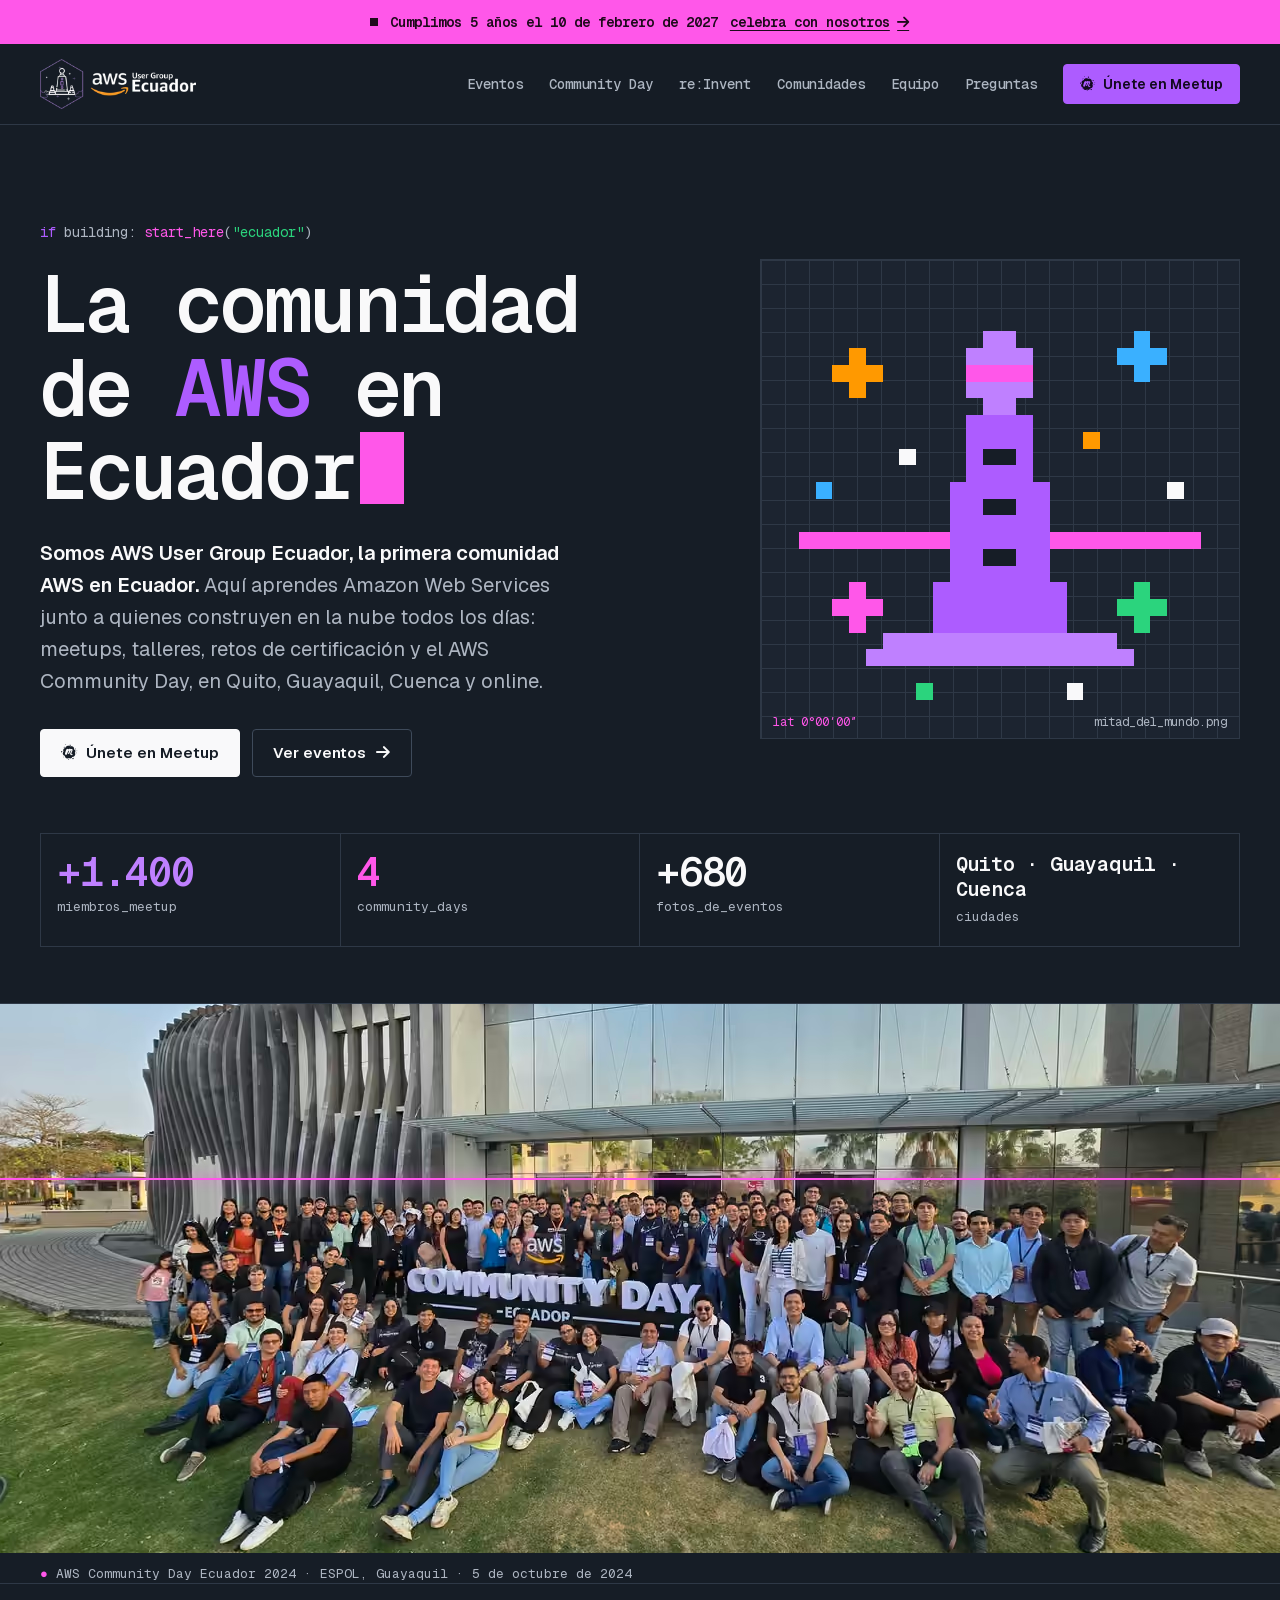
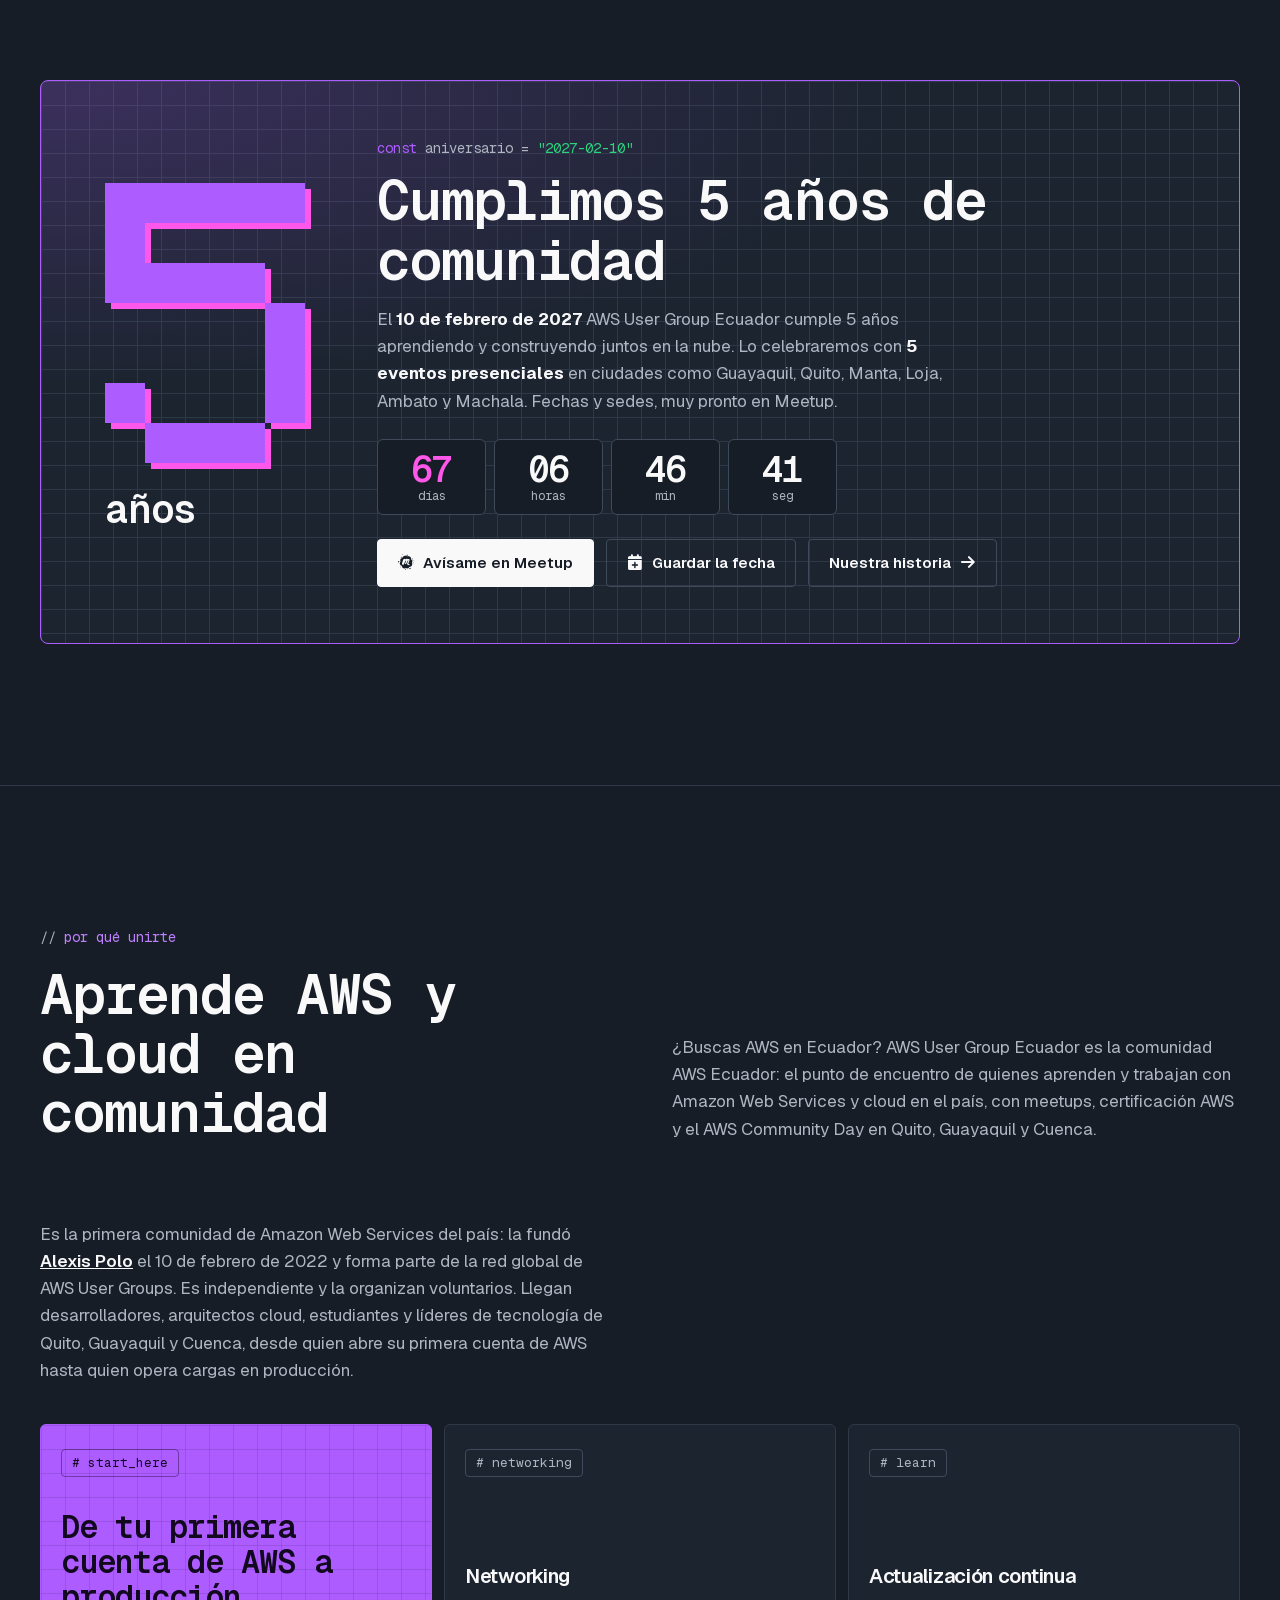
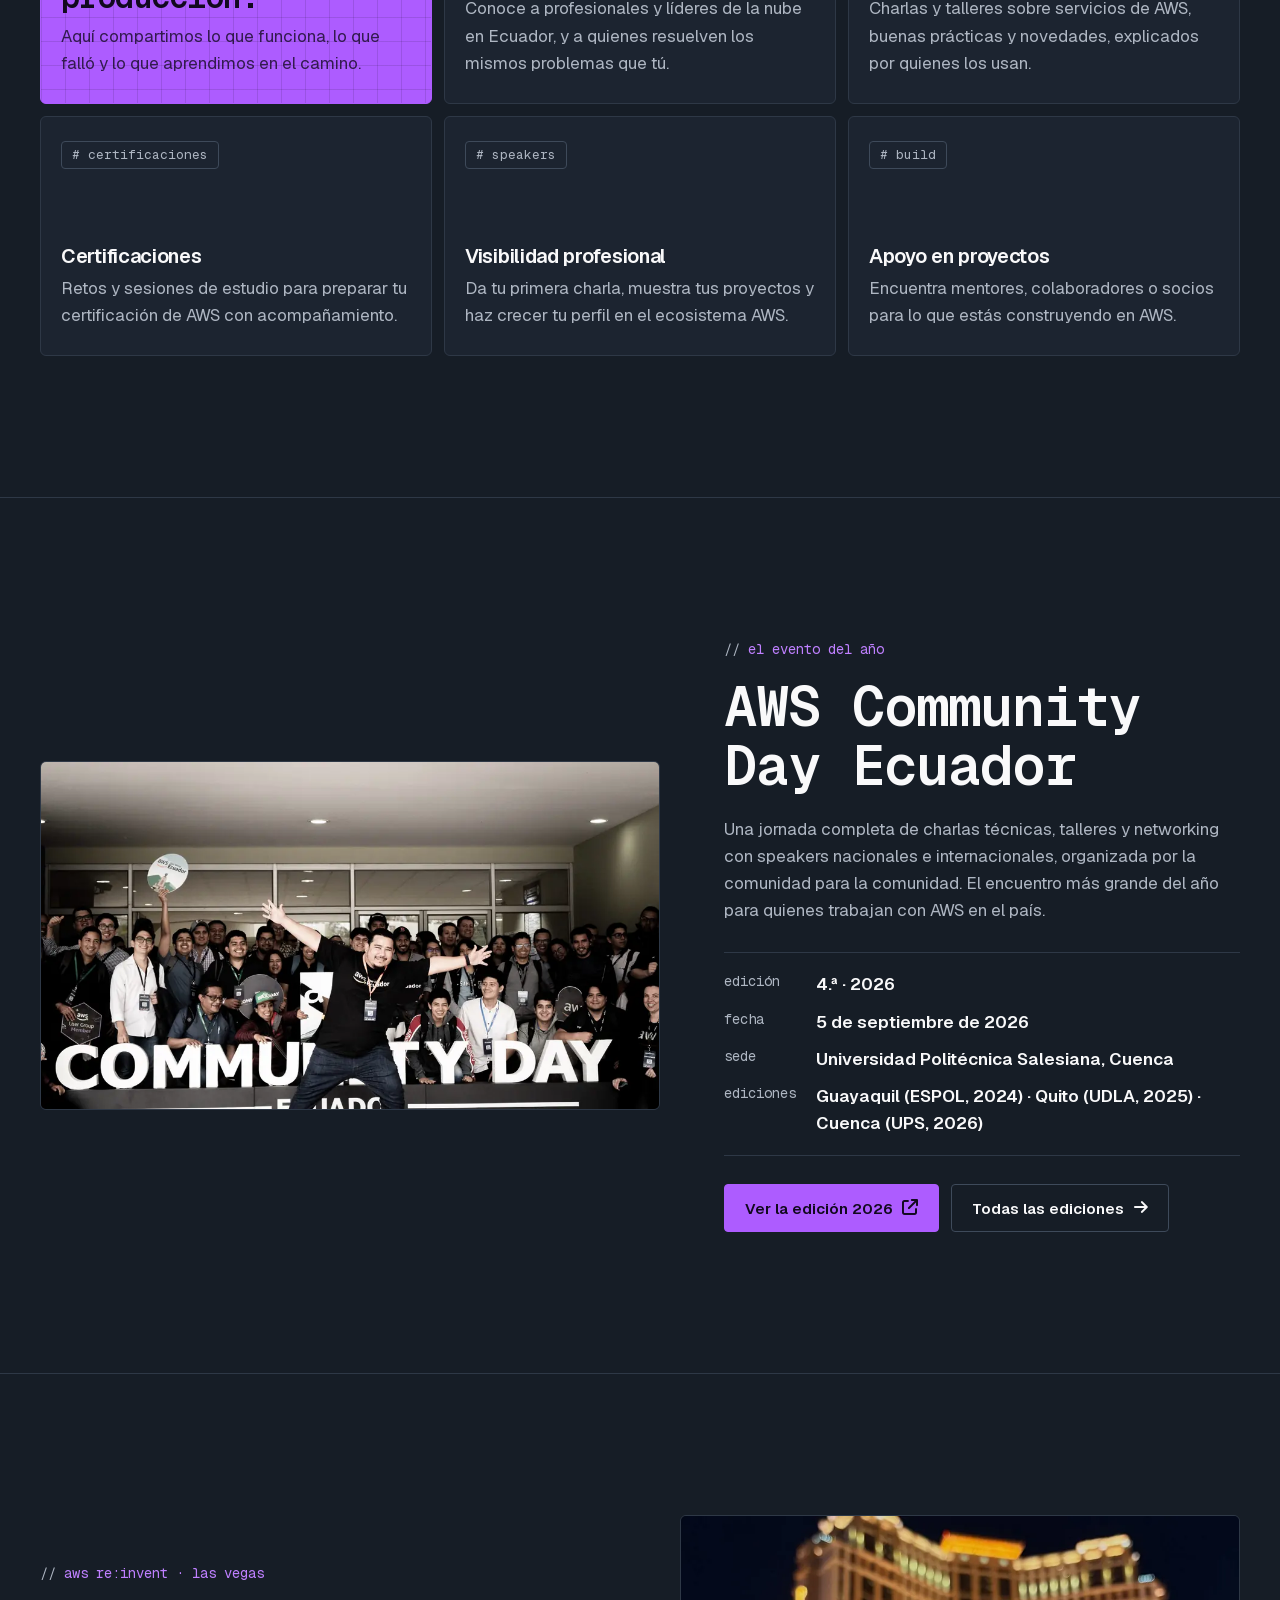
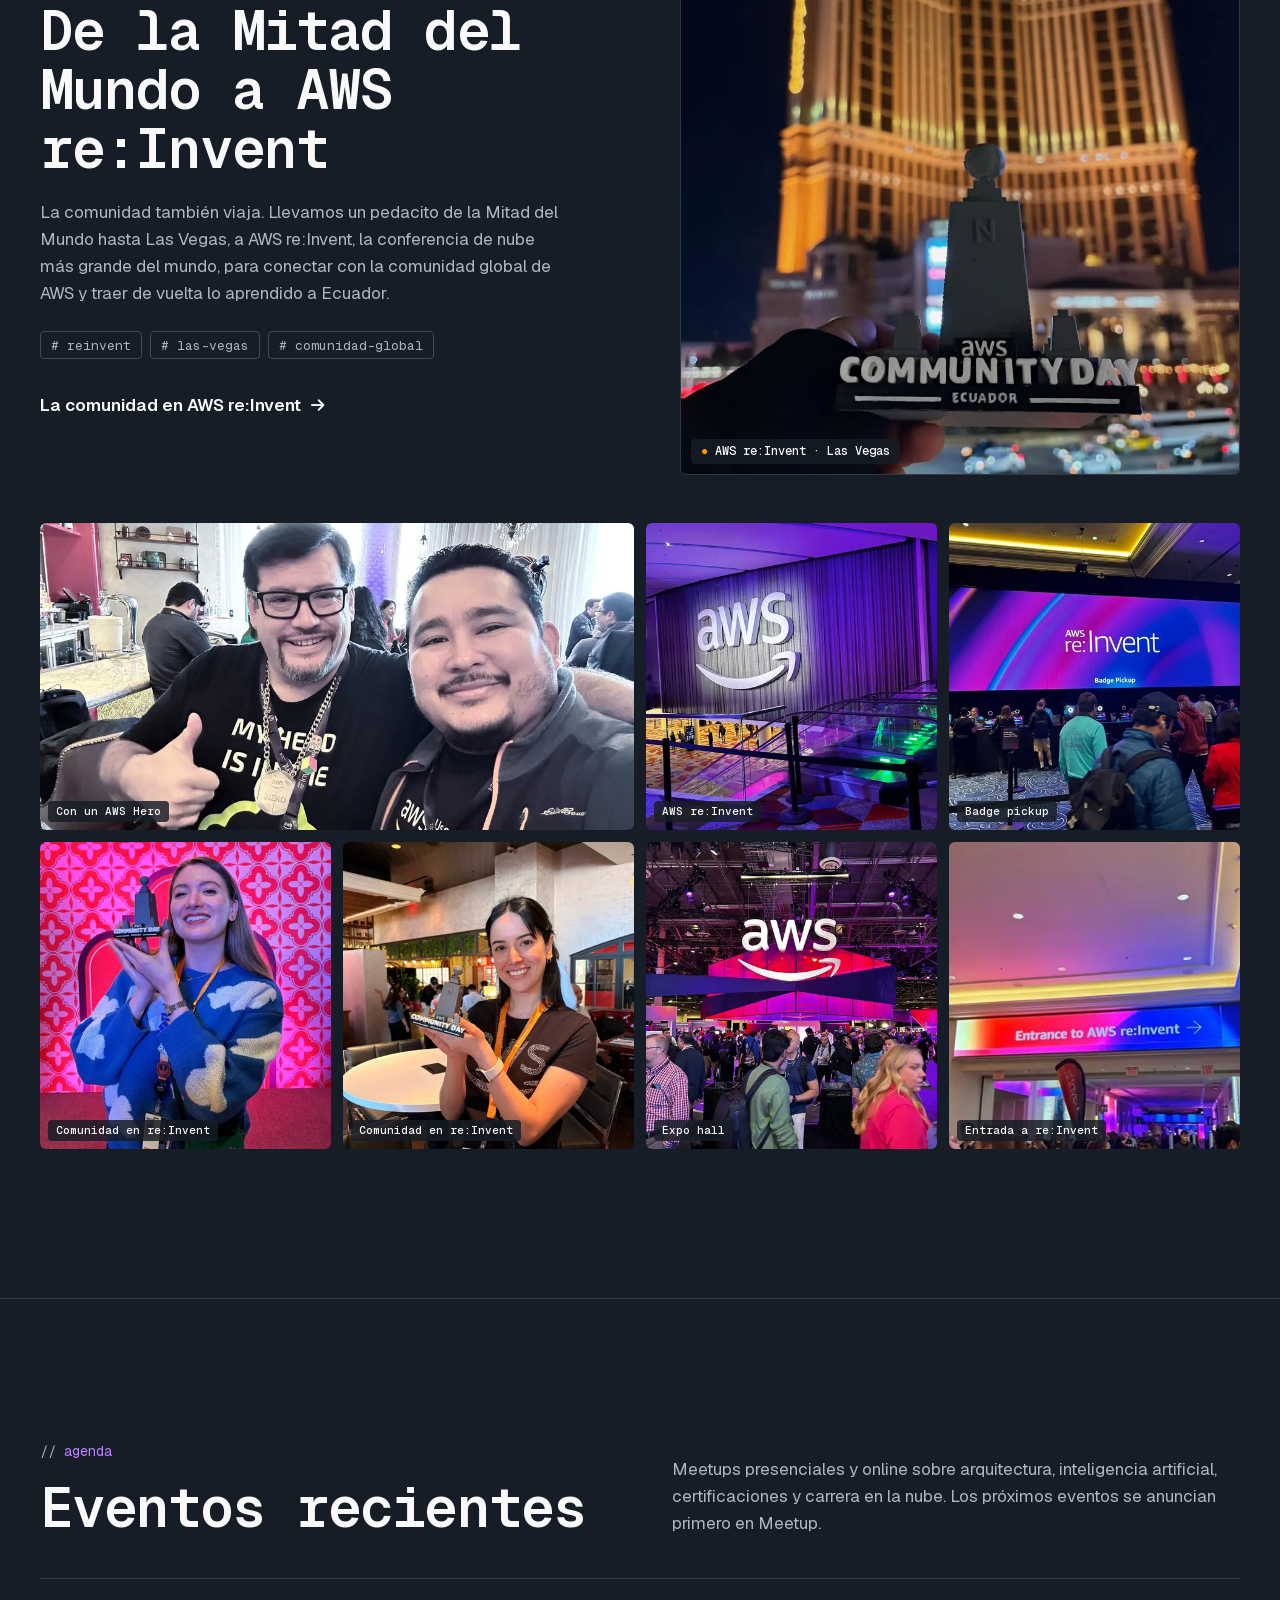
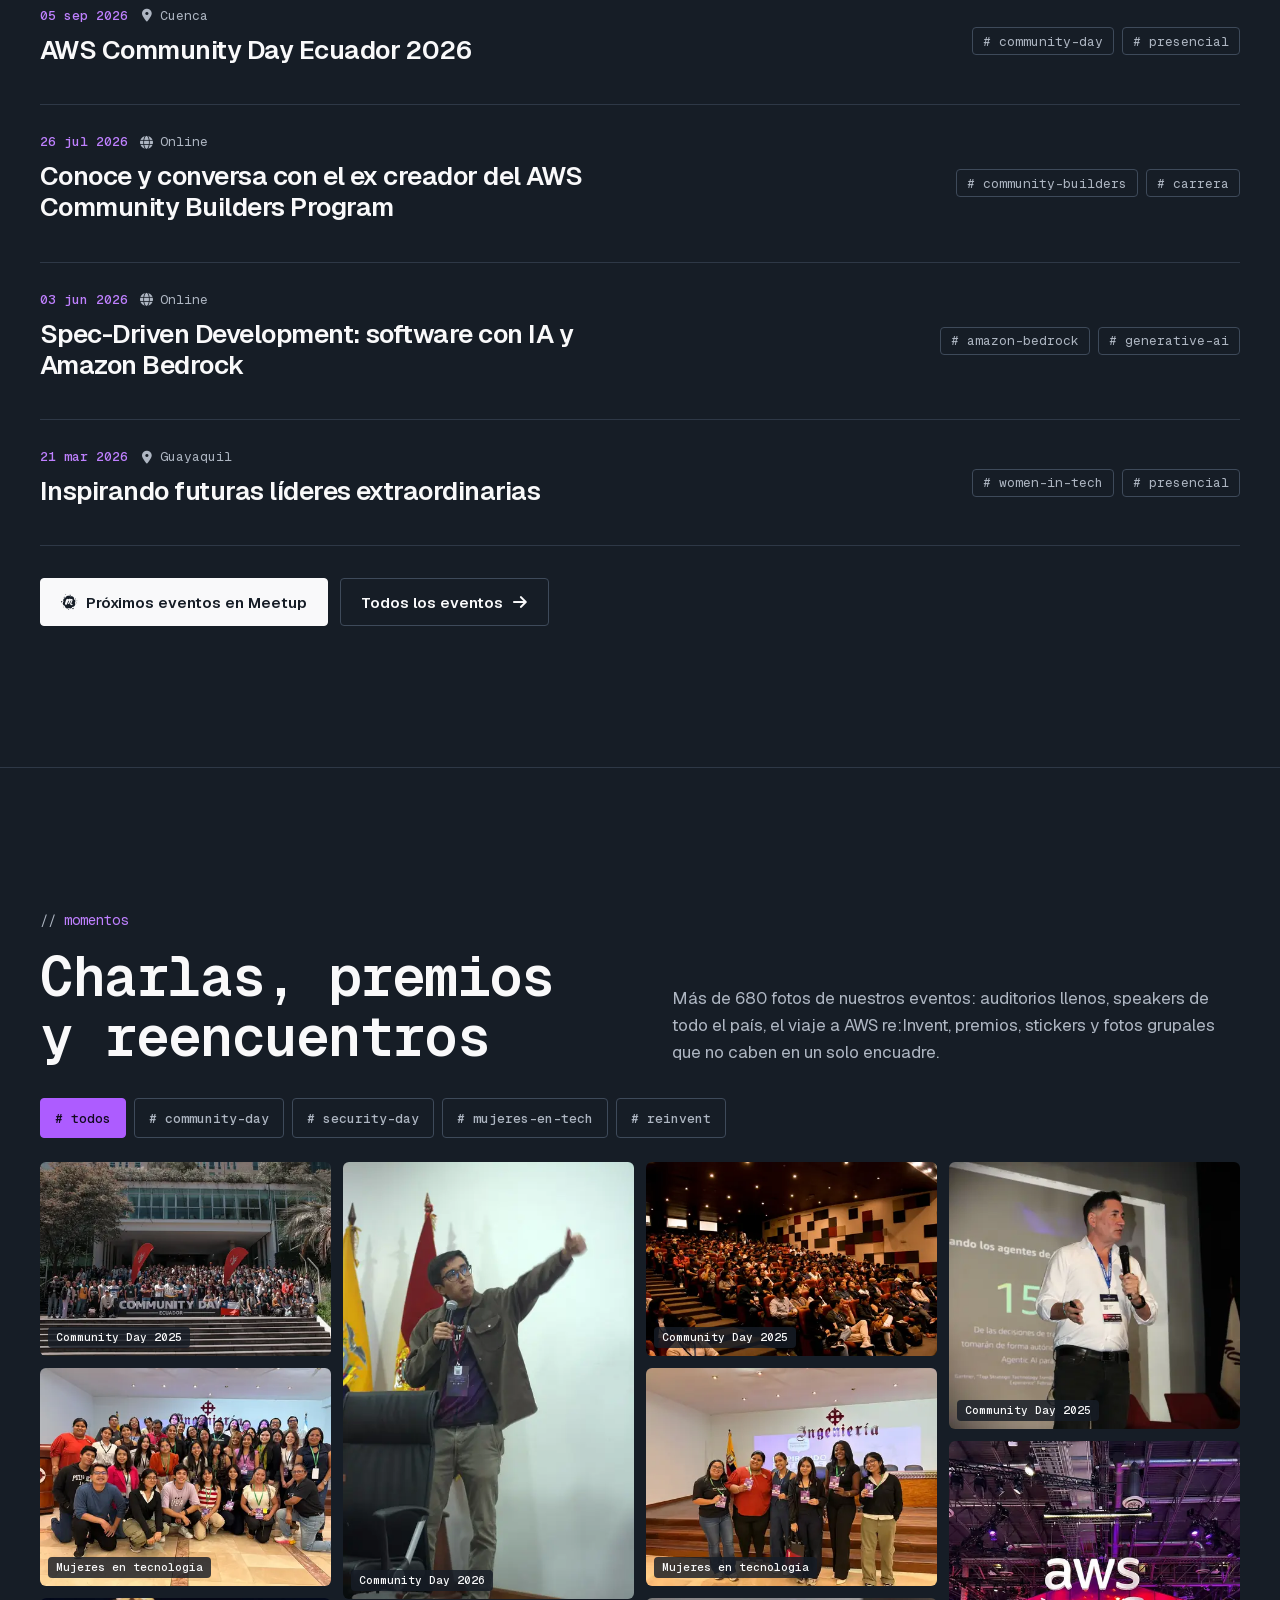
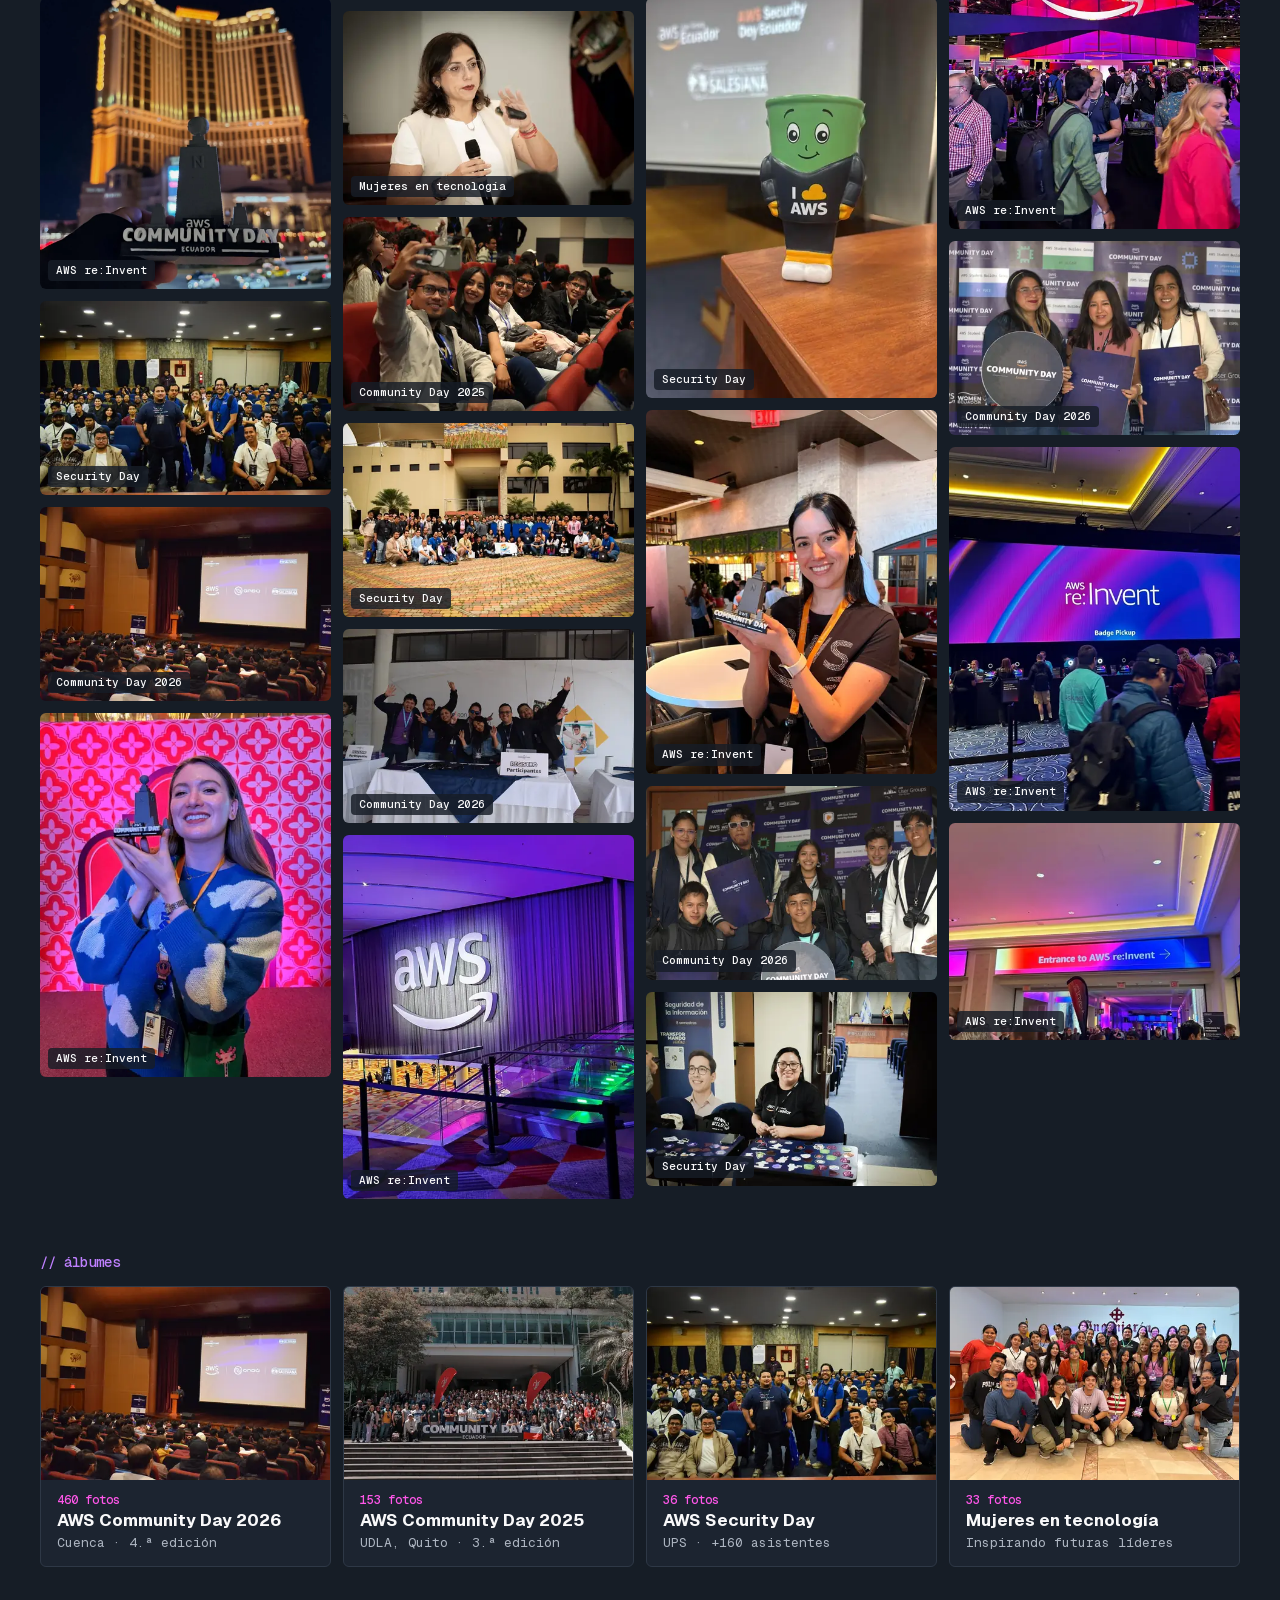
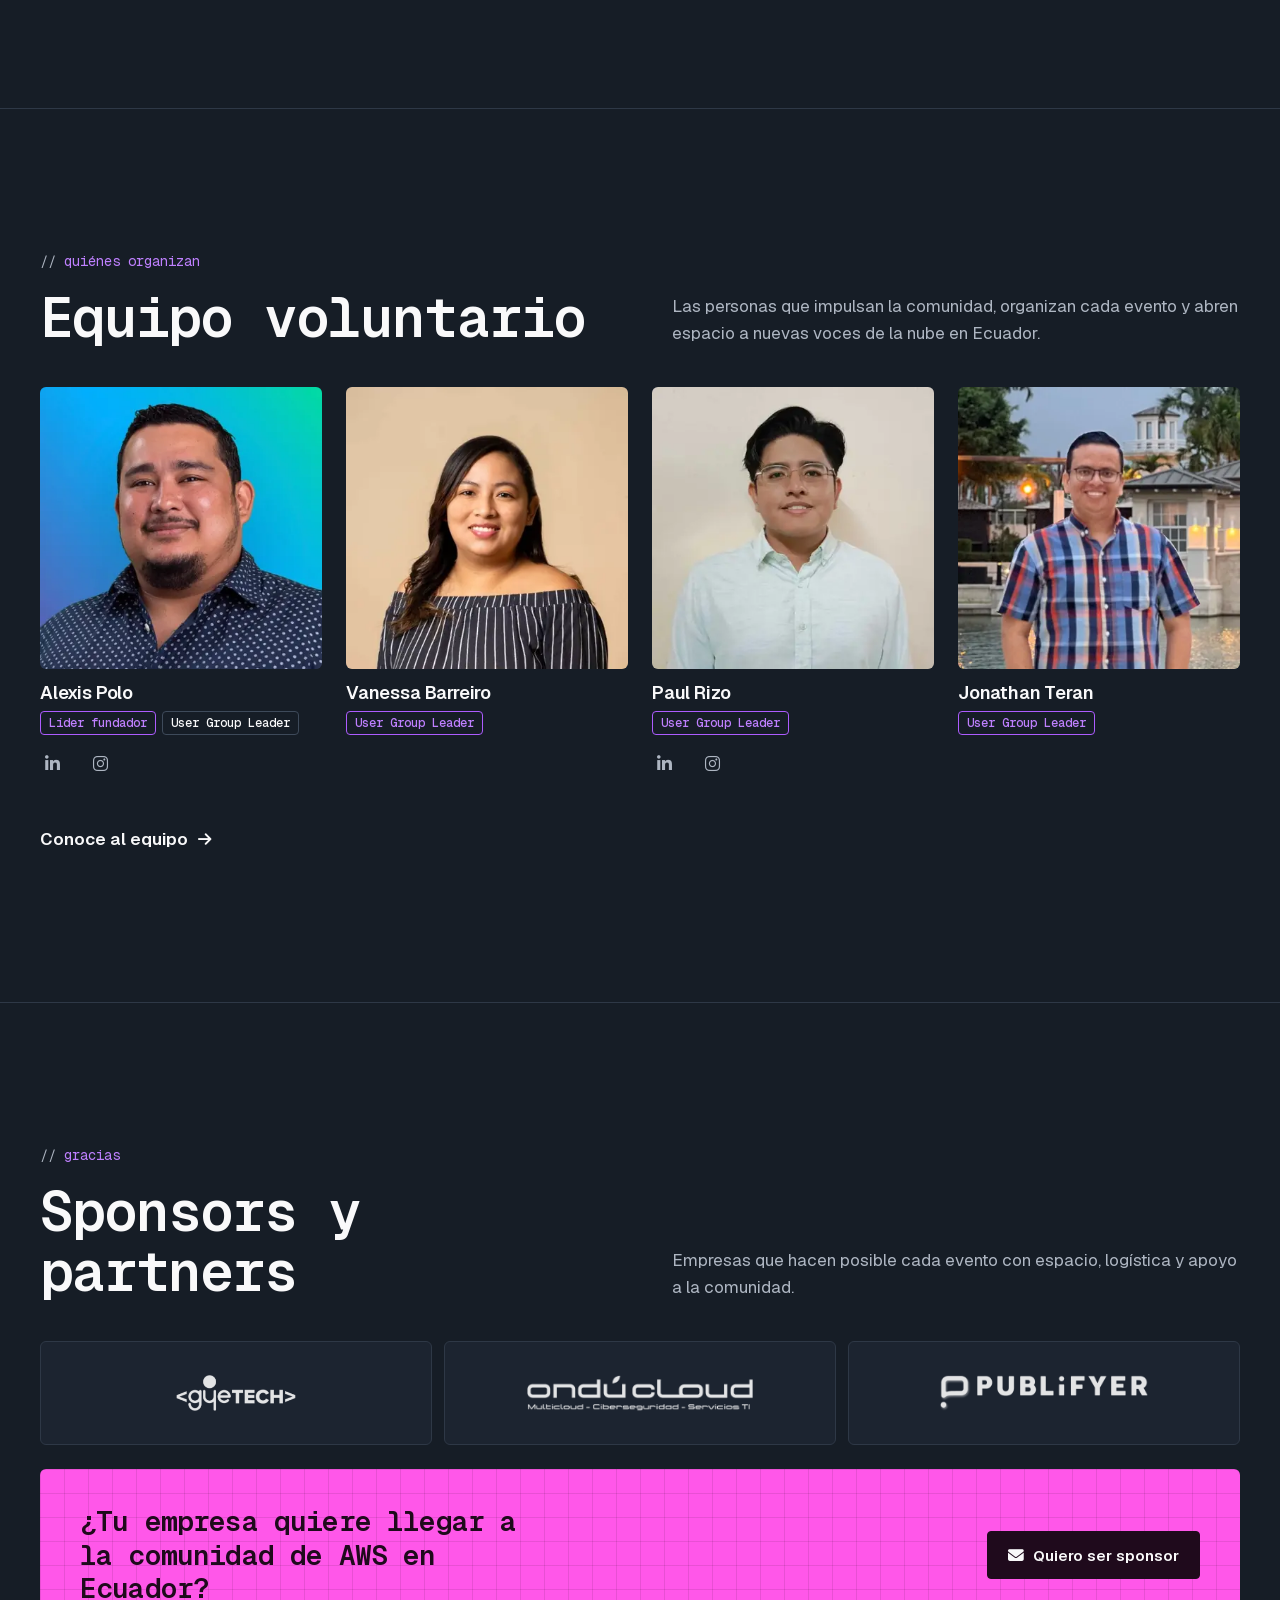
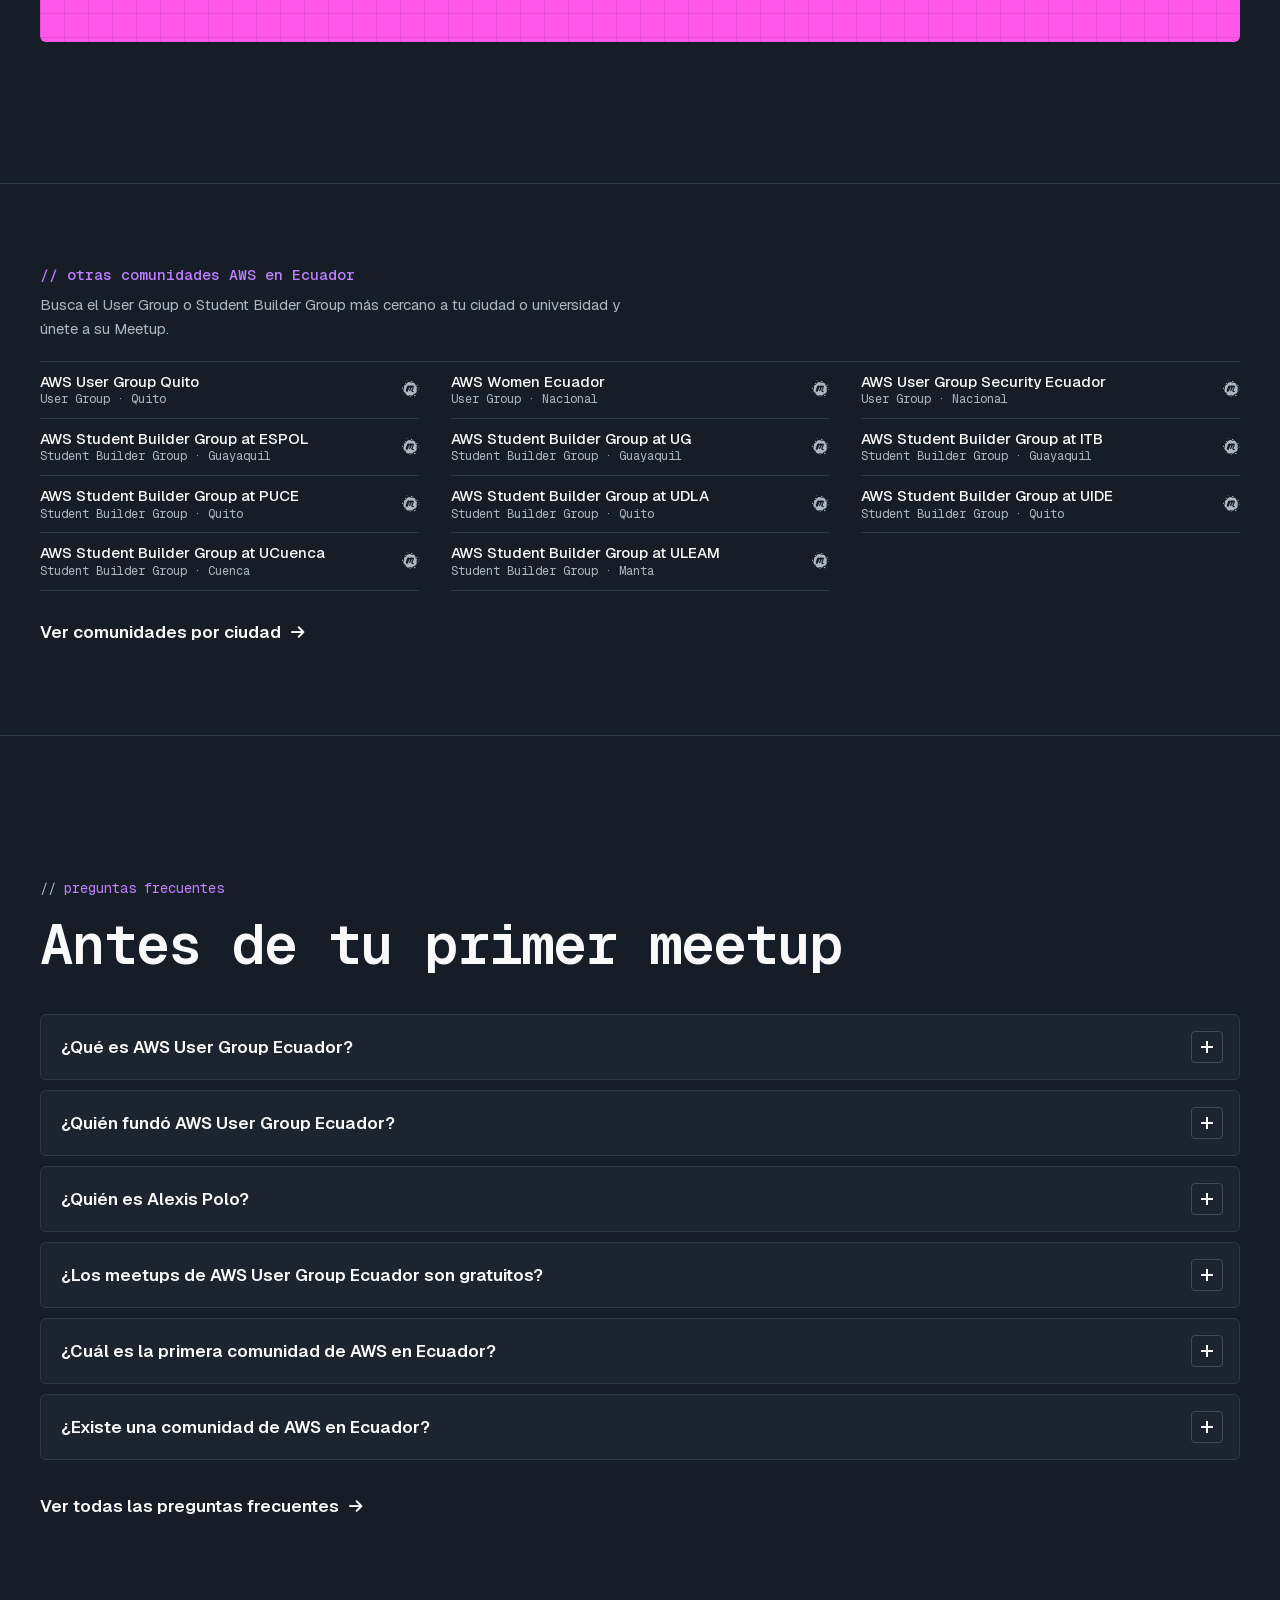
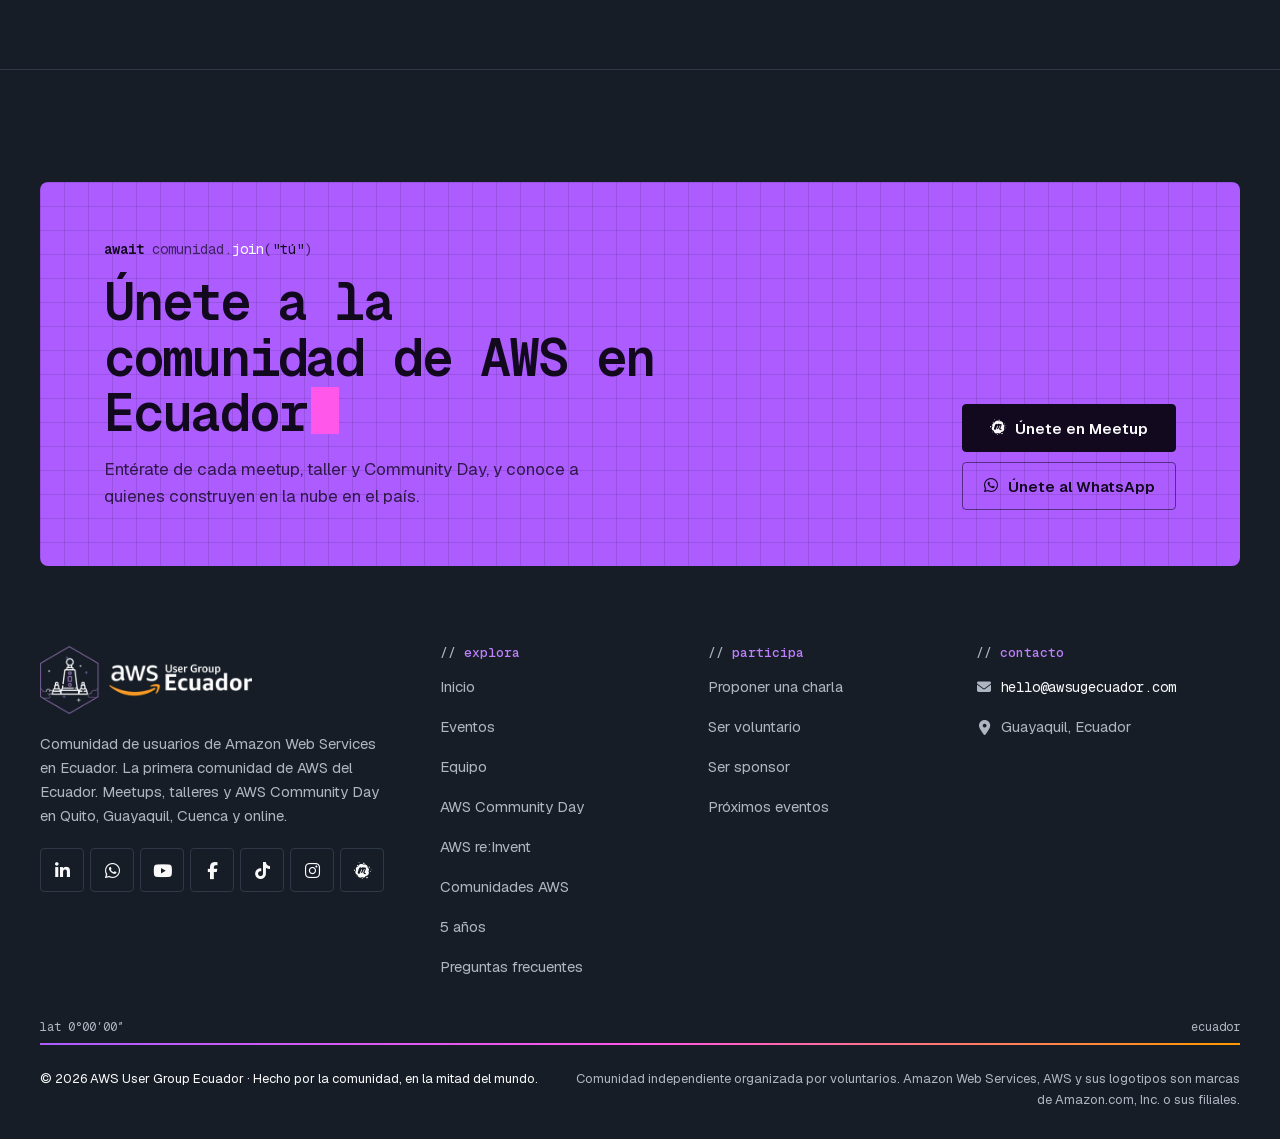
<file: index.html>
<!doctype html>
<html lang="es-EC">
<head>
<meta charset="utf-8">
<script>if(location.hostname==='awsugecuador.com')location.replace('https://www.awsugecuador.com'+location.pathname+location.search+location.hash)</script>
<!-- Google Tag Manager (GTM-M5F6GRM), carga diferida: primera interacción o 4 s después de cargar -->
<script>window.dataLayer=window.dataLayer||[];(function(w,d){var ev=['scroll','pointerdown','keydown','touchstart'],done=false;function load(){if(done)return;done=true;ev.forEach(function(e){w.removeEventListener(e,load)});w.dataLayer.push({'gtm.start':new Date().getTime(),event:'gtm.js'});var j=d.createElement('script');j.async=true;j.src='https://www.googletagmanager.com/gtm.js?id=GTM-M5F6GRM';d.head.appendChild(j)}ev.forEach(function(e){w.addEventListener(e,load,{passive:true})});w.addEventListener('load',function(){setTimeout(load,4000)})})(window,document);</script>
<!-- End Google Tag Manager -->
<meta name="viewport" content="width=device-width, initial-scale=1, viewport-fit=cover">
<title>AWS Ecuador | AWS User Group Ecuador, comunidad AWS</title>
<meta name="description" content="AWS Ecuador: AWS User Group Ecuador, fundada por Alexis Polo, es la primera comunidad AWS y cloud del país. Meetups, certificación AWS y AWS Community Day.">
<meta name="keywords" content="AWS Ecuador, AWS User Group Ecuador, AWS User Group en Ecuador, comunidad AWS, comunidad AWS Ecuador, comunidad AWS en Ecuador, cloud Ecuador, comunidad cloud Ecuador, Amazon Web Services Ecuador, AWS Community Day Ecuador, AWS Quito, AWS Guayaquil, AWS Cuenca, certificación AWS Ecuador, Alexis Polo, líder fundador AWS User Group Ecuador, primera comunidad de AWS en Ecuador, AWS re:Invent Ecuador, AWS Women Ecuador, AWS Student Builder Group Ecuador">
<meta name="author" content="AWS User Group Ecuador · Alexis Polo">
<link rel="canonical" href="https://www.awsugecuador.com/">
<link rel="alternate" hreflang="es-EC" href="https://www.awsugecuador.com/">
<link rel="alternate" hreflang="x-default" href="https://www.awsugecuador.com/">
<meta name="robots" content="index, follow, max-image-preview:large, max-snippet:-1, max-video-preview:-1">
<meta name="theme-color" content="#161D26">
<meta name="color-scheme" content="dark">
<meta name="google-site-verification" content="0D5puLMknlgB2XljSiQkHi3rrwnQsV2sdyIEpAfnCNg">
<meta property="og:type" content="website">
<meta property="og:locale" content="es_EC">
<meta property="og:site_name" content="AWS User Group Ecuador">
<meta property="og:title" content="AWS Ecuador | AWS User Group Ecuador, comunidad AWS">
<meta property="og:description" content="AWS Ecuador: AWS User Group Ecuador, fundada por Alexis Polo, es la primera comunidad AWS y cloud del país. Meetups, certificación AWS y AWS Community Day.">
<meta property="og:url" content="https://www.awsugecuador.com/">
<meta property="og:image" content="https://www.awsugecuador.com/img/og-awsugecuador.jpg">
<meta property="og:image:width" content="1200">
<meta property="og:image:height" content="630">
<meta property="og:image:alt" content="La comunidad de AWS en Ecuador: AWS User Group Ecuador">
<meta name="twitter:card" content="summary_large_image">
<meta name="twitter:title" content="AWS Ecuador | AWS User Group Ecuador, comunidad AWS">
<meta name="twitter:description" content="AWS Ecuador: AWS User Group Ecuador, fundada por Alexis Polo, es la primera comunidad AWS y cloud del país. Meetups, certificación AWS y AWS Community Day.">
<meta name="twitter:image" content="https://www.awsugecuador.com/img/og-awsugecuador.jpg">
<link rel="icon" href="/favicon.ico" sizes="48x48">
<link rel="icon" href="/img/favicon-32.png" sizes="32x32" type="image/png">
<link rel="icon" href="/img/favicon-192.png" sizes="192x192" type="image/png">
<link rel="apple-touch-icon" href="/img/apple-touch-icon.png">
<link rel="manifest" href="/site.webmanifest">
<link rel="preload" href="/fonts/geist-mono-latin.woff2" as="font" type="font/woff2" crossorigin>
<link rel="preload" href="/fonts/geist-latin.woff2" as="font" type="font/woff2" crossorigin>
<link rel="preload" href="/fonts/fa-brands-a2ce9d39.woff2" as="font" type="font/woff2" crossorigin>
<link rel="preload" href="/fonts/fa-solid-4832c2c9.woff2" as="font" type="font/woff2" crossorigin>
<link rel="preload" as="image" type="image/avif" imagesrcset="/img/community-day-2024-640.avif 640w, /img/community-day-2024-828.avif 828w, /img/community-day-2024-1024.avif 1024w, /img/community-day-2024-1280.avif 1280w, /img/community-day-2024-1600.avif 1600w, /img/community-day-2024-2400.avif 2400w" imagesizes="100vw" fetchpriority="high">
<style>@font-face{font-family:'Geist';font-style:normal;font-weight:400 700;font-display:swap;src:url(/fonts/geist-latin.woff2) format('woff2')}@font-face{font-family:'Geist Mono';font-style:normal;font-weight:400 700;font-display:swap;src:url(/fonts/geist-mono-latin.woff2) format('woff2')}:root{color-scheme:dark;--bg:#161D26;--bg-2:#1C2430;--bg-3:#232C39;--line:#2E3846;--line-2:#3E4A5A;--text:#F9F9FA;--text-2:#AEB6C2;--purple:#AD5CFF;--purple-2:#BF80FF;--pink:#FF57E9;--orange:#FF9900;--cyan:#3AB0FF;--green:#2BD47D;--on-purple:#12091F;--sans:'Geist',system-ui,-apple-system,'Segoe UI',sans-serif;--mono:'Geist Mono',ui-monospace,'SFMono-Regular',Menlo,monospace;--gutter:20px;--max:1280px;--section:clamp(72px,11vw,144px);--grid:linear-gradient(var(--line) 1px,transparent 1px) 0 0 / 24px 24px,linear-gradient(90deg,var(--line) 1px,transparent 1px) 0 0 / 24px 24px}*,*::before,*::after{box-sizing:border-box}html{-webkit-text-size-adjust:100%;scroll-padding-top:96px}@media (prefers-reduced-motion:no-preference){html{scroll-behavior:smooth}}body{margin:0;background:var(--bg);color:var(--text);font-family:var(--sans);font-size:1.0625rem;line-height:1.6;-webkit-font-smoothing:antialiased}img{display:block;max-width:100%;height:auto}a{color:inherit}h1,h2,h3{margin:0;font-weight:600;line-height:1.1}p{margin:0}ul,ol{margin:0;padding:0;list-style:none}::selection{background:var(--purple);color:var(--on-purple)}:focus-visible{outline:2px solid var(--pink);outline-offset:3px}.skip{position:absolute;left:12px;top:-60px;z-index:100;background:var(--purple);color:var(--on-purple);padding:12px 16px;text-decoration:none;font-weight:600}.skip:focus{top:12px}.wrap{width:100%;max-width:var(--max);margin-inline:auto;padding-inline:var(--gutter)}.mono{font-family:var(--mono)}.kw{color:var(--purple)}.fn{color:var(--pink)}.str{color:var(--green)}.cm{color:var(--text-2)}.site-header{position:sticky;top:0;z-index:50;background:rgba(22,29,38,.9);-webkit-backdrop-filter:blur(12px);backdrop-filter:blur(12px);border-bottom:1px solid var(--line)}.header-row{display:flex;align-items:center;justify-content:space-between;height:72px;gap:16px}.brand{display:inline-flex;align-items:center;min-height:44px;text-decoration:none}.brand img{height:44px;width:auto}.nav-toggle{display:inline-flex;align-items:center;gap:10px;min-height:44px;padding:0 12px;border:1px solid var(--line-2);border-radius:4px;background:none;color:var(--text);font:500 .8125rem/1 var(--mono);cursor:pointer}.nav-toggle .bars{position:relative;width:18px;height:10px;flex:none}.nav-toggle .bars::before,.nav-toggle .bars::after{content:'';position:absolute;left:0;right:0;height:2px;background:currentColor;transition:transform .25s,top .25s}.nav-toggle .bars::before{top:0}.nav-toggle .bars::after{top:8px}.nav-toggle[aria-expanded="true"] .bars::before{top:4px;transform:rotate(45deg)}.nav-toggle[aria-expanded="true"] .bars::after{top:4px;transform:rotate(-45deg)}.site-nav{position:fixed;inset:72px 0 0 0;background:var(--bg);padding:16px var(--gutter) 40px;display:none;flex-direction:column;overflow-y:auto}.site-nav.open{display:flex}.site-nav li a{display:flex;align-items:center;gap:12px;padding:16px 0;border-bottom:1px solid var(--line);font-family:var(--mono);font-size:1.375rem;font-weight:500;text-decoration:none}.site-nav li a::before{content:'>';color:var(--purple)}.site-nav li a[aria-current="page"]{color:var(--purple-2)}.site-nav .btn{margin-top:32px;align-self:flex-start}.btn{display:inline-flex;align-items:center;justify-content:center;gap:.6em;min-height:48px;padding:0 20px;border:1px solid var(--text);border-radius:4px;background:var(--text);color:var(--bg);font:600 .9375rem/1 var(--sans);text-decoration:none;transition:background-color .2s,border-color .2s,color .2s}.btn i{font-size:1.05em;flex:none}.btn-purple{background:var(--purple);border-color:var(--purple);color:var(--on-purple)}.btn-ghost{background:transparent;color:var(--text);border-color:var(--line-2)}@media (hover:hover){.btn:hover{background:var(--purple-2);border-color:var(--purple-2);color:var(--on-purple)}.btn-ghost:hover{background:transparent;border-color:var(--purple-2);color:var(--purple-2)}}.link{display:inline-flex;align-items:center;gap:.55em;min-height:44px;font-weight:600;text-decoration:none;transition:color .2s}.link i{font-size:.9em;flex:none;transition:transform .2s}@media (hover:hover){.link:hover{color:var(--purple-2)}.link:hover i{transform:translateX(3px)}}.tags{display:flex;flex-wrap:wrap;gap:8px}.tag{display:inline-flex;align-items:center;min-height:28px;padding:0 10px;border:1px solid var(--line-2);border-radius:4px;font:400 .8125rem/1 var(--mono);color:var(--text-2)}.badge{display:inline-flex;align-items:center;min-height:24px;padding:0 8px;border:1px solid var(--line-2);border-radius:4px;font:500 .75rem/1 var(--mono);color:var(--text)}.badge.p{border-color:var(--purple);color:var(--purple-2)}.eyebrow{display:block;font-family:var(--mono);font-size:.875rem;color:var(--purple-2);margin-bottom:16px}.eyebrow::before{content:'// ';color:var(--text-2)}.hero{position:relative;padding-top:clamp(40px,8vw,96px);overflow:hidden}.prompt{font-family:var(--mono);font-size:.875rem;color:var(--text-2);margin-bottom:20px;overflow-wrap:anywhere}.hero h1{font-family:var(--mono);font-weight:600;font-size:clamp(2.25rem,9.6vw,5rem);line-height:1.04;letter-spacing:-0.04em}.hero h1 .hl{color:var(--purple)}.cursor{display:inline-block;width:.55em;height:.9em;margin-left:.08em;vertical-align:-0.06em;background:var(--pink)}@media (prefers-reduced-motion:no-preference){.cursor{animation:blink 1.1s steps(1) infinite}}@keyframes blink{50%{opacity:0}}.hero-lede{margin-top:24px;max-width:40ch;font-size:clamp(1.0625rem,2vw,1.25rem);color:var(--text-2)}.hero-lede strong{color:var(--text);font-weight:600}.hero-actions{margin-top:32px;display:flex;flex-wrap:wrap;gap:12px}.art{position:relative;margin-top:48px;aspect-ratio:1 / 1;max-width:480px;border:1px solid var(--line);background:var(--grid),var(--bg-2)}.art .pixel{position:absolute;inset:8%;width:84%;height:84%}.art-label{position:absolute;left:12px;bottom:10px;font:400 .75rem/1 var(--mono);color:var(--pink)}.art-label.r{left:auto;right:12px;color:var(--text-2)}@media (prefers-reduced-motion:no-preference){.spark{animation:twinkle 2.4s steps(2) infinite}.spark.s2{animation-delay:.6s}.spark.s3{animation-delay:1.2s}.spark.s4{animation-delay:1.8s}}@keyframes twinkle{50%{opacity:.15}}.stats{display:grid;grid-template-columns:1fr 1fr;margin-top:56px;border:1px solid var(--line)}.stats div{padding:18px 16px 20px;border-bottom:1px solid var(--line);display:flex;flex-direction:column-reverse;justify-content:flex-end;gap:6px}.stats div:nth-child(odd){border-right:1px solid var(--line)}.stats div:nth-last-child(-n+2){border-bottom:0}.stats dt{font:400 .8125rem/1.4 var(--mono);color:var(--text-2)}.stats dd{margin:0;font:600 clamp(1.75rem,6vw,2.5rem)/1 var(--mono);letter-spacing:-0.03em}.stats dd.t{font-size:clamp(1.0625rem,3vw,1.25rem);line-height:1.25;letter-spacing:-0.01em}.stats div:nth-child(1) dd{color:var(--purple-2)}.stats div:nth-child(2) dd{color:var(--pink)}.photo-band{margin-top:56px;position:relative}.photo-band img{width:100%;aspect-ratio:4 / 5;object-fit:cover;object-position:42% 62%}.photo-band figure{margin:0;position:relative}.photo-band figure::after{content:'';position:absolute;left:0;right:0;top:30%;height:2px;background:var(--pink);box-shadow:0 0 12px var(--pink)}.photo-band figcaption{padding:12px var(--gutter) 0;font:400 .8125rem/1.4 var(--mono);color:var(--text-2)}.photo-band figcaption b{color:var(--pink);font-weight:500}.section{padding-block:var(--section)}.section + .section{border-top:1px solid var(--line)}.h2,.section-head h2{font-family:var(--mono);font-weight:600;font-size:clamp(1.875rem,6.4vw,3.5rem);line-height:1.06;letter-spacing:-0.035em}.section-head p{margin-top:20px;max-width:54ch;color:var(--text-2);font-size:1.0625rem}.muted{color:var(--text-2)}.bento{display:grid;gap:12px;margin-top:40px}.cell{position:relative;padding:24px 20px 26px;border:1px solid var(--line);border-radius:6px;background:var(--bg-2);transition:border-color .2s}@media (hover:hover){.cell:hover{border-color:var(--purple)}}.cell .tag{margin-bottom:18px}.cell h3{font-size:1.25rem;font-weight:600;letter-spacing:-0.015em}.cell p{margin-top:8px;color:var(--text-2)}.cell.hi{background:var(--purple);border-color:var(--purple);color:var(--on-purple);background-image:linear-gradient(rgba(18,9,31,.12) 1px,transparent 1px),linear-gradient(90deg,rgba(18,9,31,.12) 1px,transparent 1px);background-size:24px 24px}.cell.hi p{color:rgba(18,9,31,.78)}.cell.hi .tag{border-color:rgba(18,9,31,.4);color:var(--on-purple)}.cell.hi h3{font-family:var(--mono);font-size:clamp(1.5rem,4.4vw,2rem);letter-spacing:-0.03em}.cd{display:grid;gap:32px}.cd figure{margin:0;border:1px solid var(--line);border-radius:6px;overflow:hidden}.cd img{width:100%;aspect-ratio:4 / 3;object-fit:cover}#community-day .cd img{aspect-ratio:16 / 9;object-position:50% 70%}.cd .meta{display:grid;grid-template-columns:auto 1fr;gap:10px 20px;margin:28px 0;padding:18px 0;border-block:1px solid var(--line)}.cd .meta dt{font:400 .875rem/1.5 var(--mono);color:var(--text-2)}.cd .meta dd{margin:0;font-weight:600}.cd .actions{display:flex;flex-wrap:wrap;gap:12px}.feed{margin-top:40px;border-top:1px solid var(--line)}.event{position:relative;display:grid;gap:10px;padding:24px 0 26px;border-bottom:1px solid var(--line)}.event .top{display:flex;flex-wrap:wrap;align-items:center;gap:8px 12px;font:400 .8125rem/1.4 var(--mono);color:var(--text-2)}.event time{color:var(--purple-2);font-weight:500}.event h3{font-size:clamp(1.25rem,3.4vw,1.625rem);font-weight:600;letter-spacing:-0.02em;line-height:1.2;max-width:34ch;transition:color .2s}.event h3 a{text-decoration:none}.event h3 a::after{content:'';position:absolute;inset:0}.event p{color:var(--text-2);max-width:62ch}.event .where{display:inline-flex;align-items:center;gap:.5em}.event .tags{position:relative;z-index:1;pointer-events:none}@media (hover:hover){.event:hover h3{color:var(--purple-2)}}.events-foot{margin-top:32px;display:flex;flex-wrap:wrap;gap:12px}.gallery{display:grid;grid-template-columns:1fr 1fr;gap:8px}.gallery figure{margin:0;overflow:hidden;border-radius:6px;background:var(--bg-2)}.gallery img{width:100%;height:100%;object-fit:cover}.gallery .g1{grid-column:1 / -1;aspect-ratio:16 / 10}.gallery .g2,.gallery .g3{aspect-ratio:3 / 4}.gallery-cap{margin-top:12px;font:400 .8125rem/1.4 var(--mono);color:var(--text-2)}.team{display:grid;grid-template-columns:1fr;gap:12px;margin-top:40px}.member{display:grid;grid-template-columns:112px 1fr;column-gap:16px;align-content:center;padding:12px;border:1px solid var(--line);border-radius:6px;background:var(--bg-2)}.member figure{grid-row:1 / span 3;margin:0;width:112px;height:112px;border-radius:6px;overflow:hidden;background:var(--bg-3)}.member img{width:100%;height:100%;aspect-ratio:1 / 1;object-fit:cover;object-position:50% 25%}.member h3{align-self:end;font-size:1.125rem;font-weight:600;letter-spacing:-0.01em}.member .badges{display:flex;flex-wrap:wrap;gap:6px;margin-top:8px}.member .social{display:flex;gap:4px;margin:6px 0 0 -10px}.icon-btn{display:grid;place-items:center;width:44px;height:44px;line-height:1;border-radius:4px;text-decoration:none;color:var(--text-2);font-size:1.0625rem;transition:background-color .2s,color .2s}@media (hover:hover){.icon-btn:hover{background-color:var(--bg-3);color:var(--purple-2)}}.sponsors{display:grid;grid-template-columns:1fr;gap:12px;margin-top:40px}.sponsors li{display:grid;place-items:center;min-height:104px;padding:24px;border:1px solid var(--line);border-radius:6px;background:var(--bg-2)}.sponsors img{max-height:36px;width:auto;max-width:100%;filter:brightness(0) invert(1);opacity:.88;transition:opacity .2s}@media (hover:hover){.sponsors li:hover img{opacity:1}}.cta-card{margin-top:24px;display:grid;gap:20px;padding:28px 22px;border-radius:6px;background:var(--pink);color:#1F0A1C;background-image:linear-gradient(rgba(31,10,28,.1) 1px,transparent 1px),linear-gradient(90deg,rgba(31,10,28,.1) 1px,transparent 1px);background-size:24px 24px}.cta-card p{font:600 clamp(1.25rem,3.6vw,1.75rem)/1.2 var(--mono);letter-spacing:-0.03em;max-width:26ch}.cta-card .btn{justify-self:start;background:#1F0A1C;border-color:#1F0A1C;color:var(--text)}@media (hover:hover){.cta-card .btn:hover{background:var(--text);border-color:var(--text);color:#1F0A1C}}.faq{margin-top:40px;display:grid;gap:10px}.faq details{border:1px solid var(--line);border-radius:6px;background:var(--bg-2);transition:border-color .2s}.faq details[open]{border-color:var(--purple)}.faq summary{display:flex;align-items:center;justify-content:space-between;gap:16px;min-height:64px;padding:14px 16px 14px 20px;cursor:pointer;list-style:none;font-size:1.0625rem;font-weight:600;line-height:1.35}.faq summary::-webkit-details-marker{display:none}.faq summary::after{content:'';flex:none;width:32px;height:32px;border-radius:4px;border:1px solid var(--line-2);color:var(--text);background:linear-gradient(currentColor,currentColor) center / 12px 2px no-repeat,linear-gradient(currentColor,currentColor) center / 2px 12px no-repeat;transition:background-color .2s,color .2s,border-color .2s}@media (hover:hover){.faq summary:hover::after{border-color:var(--purple);color:var(--purple-2)}}.faq details[open]>summary::after{background:linear-gradient(currentColor,currentColor) center / 12px 2px no-repeat;background-color:var(--purple);border-color:var(--purple);color:var(--on-purple)}.faq .answer{padding:0 20px 22px;color:var(--text-2);max-width:70ch}.faq .answer a{color:var(--purple-2);font-weight:600}.site-footer{border-top:1px solid var(--line);padding-top:clamp(56px,9vw,112px);padding-bottom:28px}.join-card{display:grid;gap:28px;padding:32px 22px;border-radius:8px;background:var(--purple);color:var(--on-purple);background-image:linear-gradient(rgba(18,9,31,.12) 1px,transparent 1px),linear-gradient(90deg,rgba(18,9,31,.12) 1px,transparent 1px);background-size:24px 24px}.join-card .prompt{color:rgba(18,9,31,.7);margin-bottom:14px}.join-card .prompt .kw{color:var(--on-purple);font-weight:600}.join-card .prompt .fn{color:#FFFFFF}.join-card .prompt .str{color:#12091F}.join-card h2{font:600 clamp(1.75rem,6.4vw,3.25rem)/1.06 var(--mono);letter-spacing:-0.04em;max-width:18ch}.join-card .cursor{background:var(--pink)}.join-lede{margin-top:16px;max-width:46ch;color:rgba(18,9,31,.8)}.join-actions{display:flex;flex-wrap:wrap;gap:10px}.join-card .btn{background:var(--on-purple);border-color:var(--on-purple);color:var(--text)}.join-card .btn-dark{background:transparent;border-color:rgba(18,9,31,.55);color:var(--on-purple)}@media (hover:hover){.join-card .btn:hover{background:var(--text);border-color:var(--text);color:var(--on-purple)}.join-card .btn-dark:hover{background:var(--on-purple);border-color:var(--on-purple);color:var(--text)}}.footer-grid{display:grid;grid-template-columns:1fr 1fr;gap:40px 24px;margin-top:64px}.footer-brand{grid-column:1 / -1}.footer-brand img{height:68px;width:auto}.footer-brand p{margin-top:18px;max-width:38ch;color:var(--text-2);font-size:.9375rem}.footer-brand .social{display:flex;flex-wrap:wrap;gap:6px;margin-top:20px}.footer-brand .icon-btn{border:1px solid var(--line);color:var(--text)}@media (hover:hover){.footer-brand .icon-btn:hover{border-color:var(--purple);background-color:var(--bg-3);color:var(--purple-2)}}.footer-col h2{font:500 .8125rem/1 var(--mono);color:var(--purple-2);margin-bottom:8px}.footer-col h2::before{content:'// ';color:var(--text-2)}.footer-col a,.footer-col .plain{display:inline-flex;align-items:center;gap:.6em;min-height:40px;text-decoration:none;color:var(--text-2);font-size:.9375rem;transition:color .2s}.footer-col i{width:1.1em;text-align:center;flex:none;color:var(--text-2)}@media (hover:hover){.footer-col a:hover{color:var(--text)}}.footer-col:last-child{grid-column:1 / -1}.footer-col .mail{color:var(--text);font-family:var(--mono);font-size:.875rem;word-break:break-all}.equator-bar{position:relative;margin-top:56px;height:2px;background:linear-gradient(90deg,var(--purple),var(--pink),var(--orange))}.equator-bar span{position:absolute;top:-22px;font:400 .75rem/1 var(--mono);color:var(--text-2)}.equator-bar span:last-child{right:0}.footer-meta{display:grid;gap:8px;margin-top:24px;color:var(--text-2);font-size:.8125rem}.footer-meta p:first-child{color:var(--text)}.page-hero{padding-top:clamp(40px,8vw,96px);padding-bottom:clamp(48px,7vw,80px);border-bottom:1px solid var(--line);background:var(--grid),var(--bg);background-position:center top}.page-hero h1{font-family:var(--mono);font-size:clamp(2.125rem,8.6vw,4.5rem);font-weight:600;letter-spacing:-0.045em;line-height:1.04;max-width:16ch}.page-hero p.lede{margin-top:20px;max-width:52ch;font-size:clamp(1.0625rem,2vw,1.25rem);color:var(--text-2)}.crumbs{margin-bottom:24px;font:400 .8125rem/1.4 var(--mono);color:var(--text-2)}.crumbs ol{display:flex;flex-wrap:wrap;gap:8px}.crumbs li + li::before{content:'/';margin-right:8px;color:var(--line-2)}.crumbs a{text-decoration:none;display:inline-flex;min-height:24px;align-items:center}@media (hover:hover){.crumbs a:hover{color:var(--purple-2)}}.notice{margin-top:32px;padding:22px 20px;display:grid;gap:16px;border:1px solid var(--purple);border-radius:6px;background:var(--bg-2)}.notice p{max-width:54ch}.split{display:grid;gap:32px}.split .body p + p{margin-top:14px}.split .body{color:var(--text-2)}.list{margin-top:28px;display:grid;gap:10px}.list li{padding:18px 20px;border:1px solid var(--line);border-radius:6px;background:var(--bg-2)}.list h3{font-size:1.0625rem;color:var(--text)}.list p{margin-top:4px}.announce{display:flex;align-items:center;justify-content:center;flex-wrap:wrap;gap:4px 12px;min-height:44px;padding:8px var(--gutter);text-align:center;text-decoration:none;background:var(--pink);color:#1F0A1C;font:600 .875rem/1.3 var(--mono)}.announce .dot{width:8px;height:8px;flex:none;background:#1F0A1C}@media (prefers-reduced-motion:no-preference){.announce .dot{animation:blink 1.1s steps(1) infinite}}.announce .go{display:inline-flex;align-items:center;gap:.45em;text-decoration:underline;text-underline-offset:3px}@media (hover:hover){.announce:hover .go i{transform:translateX(3px)}.announce .go i{transition:transform .2s}}.anniversary{padding-top:clamp(56px,8vw,96px)}.aniv-card{display:grid;gap:28px;padding:28px 22px;border:1px solid var(--purple);border-radius:8px;background:radial-gradient(120% 90% at 0% 0%,rgba(173,92,255,.22),transparent 60%),var(--grid),var(--bg-2)}.aniv-art{display:flex;align-items:flex-end;gap:14px;color:var(--purple)}.aniv-art .five{width:clamp(96px,26vw,200px);height:auto;filter:drop-shadow(6px 6px 0 var(--pink))}.aniv-years{font-size:clamp(1.5rem,5vw,2.5rem);font-weight:600;color:var(--text);letter-spacing:-0.03em}.aniv-body .prompt{margin-bottom:12px}.aniv-lede{margin-top:16px;max-width:52ch;color:var(--text-2)}.aniv-lede strong{color:var(--text)}.countdown{display:grid;grid-template-columns:repeat(4,1fr);gap:8px;margin-top:24px;max-width:460px}.countdown div{display:grid;place-items:center;gap:2px;padding:12px 4px;border:1px solid var(--line-2);border-radius:6px;background:var(--bg)}.countdown span{font:600 clamp(1.5rem,6vw,2.25rem)/1 var(--mono);letter-spacing:-0.03em;color:var(--text);font-variant-numeric:tabular-nums}.countdown div:first-child span{color:var(--pink)}.countdown small{font:400 .75rem/1 var(--mono);color:var(--text-2)}.aniv-body .hero-actions{margin-top:24px}.filters{display:flex;gap:8px;margin-top:32px;overflow-x:auto;padding-bottom:4px;scrollbar-width:none}.filters::-webkit-scrollbar{display:none}.chip{flex:none;min-height:40px;padding:0 14px;border:1px solid var(--line-2);border-radius:4px;background:transparent;color:var(--text-2);font:500 .8125rem/1 var(--mono);cursor:pointer;transition:background-color .2s,border-color .2s,color .2s}@media (hover:hover){.chip:hover{border-color:var(--purple);color:var(--text)}}.chip[aria-pressed="true"]{background:var(--purple);border-color:var(--purple);color:var(--on-purple)}.moments{margin-top:20px;columns:2;column-gap:8px}.moment{position:relative;margin:0 0 8px;break-inside:avoid;border-radius:6px;overflow:hidden;background:var(--bg-3)}.moment[hidden]{display:none}.moments:not(.expanded) .moment:nth-child(n+11){display:none}.more{margin-top:12px;width:100%}.moment img{width:100%;height:auto;transition:transform .5s ease}.moment figcaption{position:absolute;left:8px;bottom:8px;padding:4px 8px;border-radius:4px;background:rgba(22,29,38,.82);font:500 .6875rem/1.2 var(--mono);color:var(--text)}@media (hover:hover){.moment:hover img{transform:scale(1.04)}}.albums-title{margin-top:56px;font-size:.875rem;font-weight:500;color:var(--purple-2)}.albums{display:grid;grid-template-columns:1fr;gap:12px;margin-top:16px}#contenido .albums:first-child{margin-top:40px}.album a{display:grid;grid-template-columns:112px 1fr;align-items:stretch;border:1px solid var(--line);border-radius:6px;overflow:hidden;background:var(--bg-2);text-decoration:none;transition:border-color .2s}.album img{width:100%;height:100%;aspect-ratio:1;object-fit:cover}.a-body{display:grid;align-content:center;gap:4px;padding:14px 16px}.a-count{font:500 .75rem/1 var(--mono);color:var(--pink)}.album strong{font-size:1.0625rem;line-height:1.25}.a-meta{font:400 .8125rem/1.3 var(--mono);color:var(--text-2)}@media (hover:hover){.album a:hover{border-color:var(--purple)}.album a:hover strong{color:var(--purple-2)}}.section-head + .albums{margin-top:40px}.founder{margin-top:56px;padding:28px 22px;border:1px solid var(--purple);border-radius:8px;background:radial-gradient(120% 90% at 100% 0%,rgba(255,87,233,.14),transparent 60%),var(--bg-2)}.founder p{margin-top:16px;max-width:64ch;color:var(--text-2);font-size:1.0625rem}.founder .hero-actions{margin-top:24px}.founder-quote{margin:24px 0 0;padding:4px 0 4px 18px;border-left:3px solid var(--pink);font:500 clamp(1.0625rem,2.4vw,1.25rem)/1.45 var(--mono);color:var(--text);max-width:60ch;letter-spacing:-0.01em}@media (min-width:768px){.founder{padding:40px 48px}}.in-action{margin-top:64px}.action-grid{display:grid;grid-template-columns:1fr 1fr;gap:8px;margin-top:28px}.action-grid figure{position:relative;margin:0;border-radius:6px;overflow:hidden;background:var(--bg-3)}.action-grid img{width:100%;height:100%;object-fit:cover}.action-grid figure:nth-child(1),.action-grid figure:nth-child(4){grid-column:1 / -1;aspect-ratio:16 / 10}.action-grid figure:nth-child(2),.action-grid figure:nth-child(3){aspect-ratio:1}.action-grid figcaption{position:absolute;left:8px;bottom:8px;padding:4px 8px;border-radius:4px;background:rgba(22,29,38,.82);font:500 .6875rem/1.2 var(--mono)}@media (min-width:768px){.action-grid{grid-template-columns:2fr 1fr 1fr;grid-template-rows:repeat(2,clamp(200px,22vw,300px));gap:12px}.action-grid figure:nth-child(1){grid-column:1;grid-row:1 / 3;aspect-ratio:auto}.action-grid figure:nth-child(2),.action-grid figure:nth-child(3){aspect-ratio:auto}.action-grid figure:nth-child(4){grid-column:2 / 4;aspect-ratio:auto}}.reinvent{display:grid;gap:32px}.reinvent figure{margin:0;position:relative;border:1px solid var(--line);border-radius:6px;overflow:hidden}.reinvent img{width:100%;aspect-ratio:1;object-fit:cover}.reinvent figcaption{position:absolute;left:10px;bottom:10px;padding:5px 10px;border-radius:4px;background:rgba(22,29,38,.85);font:500 .75rem/1.2 var(--mono)}.reinvent figcaption b{color:var(--orange);font-weight:500}@media (min-width:1024px){.reinvent{grid-template-columns:1fr 1fr;gap:80px;align-items:center}.reinvent figure{max-width:560px;justify-self:end;width:100%}}.reinvent-strip{display:grid;grid-auto-flow:column;grid-auto-columns:62%;gap:10px;margin-top:32px;overflow-x:auto;scroll-snap-type:x mandatory;padding-bottom:8px;scrollbar-width:thin}.reinvent-strip figure{position:relative;margin:0;scroll-snap-align:start;border-radius:6px;overflow:hidden;background:var(--bg-3)}.reinvent-strip img{width:100%;aspect-ratio:4 / 5;object-fit:cover}.reinvent-strip figcaption{position:absolute;left:8px;bottom:8px;padding:4px 8px;border-radius:4px;background:rgba(22,29,38,.82);font:500 .6875rem/1.2 var(--mono)}@media (min-width:768px){.reinvent-strip{grid-auto-columns:30%;gap:12px}}@media (min-width:1024px){.reinvent-strip{grid-auto-flow:row dense;grid-template-columns:repeat(4,1fr);grid-auto-rows:clamp(240px,24vw,340px);overflow:visible;margin-top:48px}.reinvent-strip img{height:100%;aspect-ratio:auto}.reinvent-strip .wide{grid-column:span 2}}.section-sm{padding-block:clamp(48px,7vw,80px)}.h3-mono{font:500 .9375rem/1.4 var(--mono);color:var(--purple-2);letter-spacing:0}.cl-intro{margin-top:8px;font-size:.9375rem;max-width:60ch}.comm-list{display:grid;grid-template-columns:1fr;column-gap:32px;margin-top:20px;border-top:1px solid var(--line)}.comm-list a{display:grid;grid-template-columns:1fr auto;align-items:center;column-gap:12px;min-height:56px;padding:10px 0;border-bottom:1px solid var(--line);text-decoration:none;transition:color .2s}.cl-name{font-size:.9375rem;font-weight:500;line-height:1.3}.cl-meta{grid-column:1;font:400 .75rem/1.4 var(--mono);color:var(--text-2)}.comm-list i{grid-column:2;grid-row:1 / span 2;color:var(--text-2);font-size:1.05rem;transition:color .2s}@media (hover:hover){.comm-list a:hover .cl-name,.comm-list a:hover i{color:var(--purple-2)}}.sr-only{position:absolute;width:1px;height:1px;padding:0;margin:-1px;overflow:hidden;clip:rect(0,0,0,0);white-space:nowrap;border:0}@media (min-width:768px){.comm-list{grid-template-columns:1fr 1fr}}@media (min-width:1024px){.comm-list{grid-template-columns:repeat(3,1fr)}}.editions{display:grid;gap:16px;margin-top:40px}.edition{display:grid;border:1px solid var(--line);border-radius:6px;overflow:hidden;background:var(--bg-2)}.edition figure{margin:0}.edition img{width:100%;aspect-ratio:16 / 10;object-fit:cover}.edition-body{padding:22px 20px 24px}.edition-meta{display:flex;flex-wrap:wrap;align-items:center;gap:10px;font:500 .8125rem/1 var(--mono);color:var(--purple-2)}.edition h3{margin-top:14px;font-size:clamp(1.25rem,3.2vw,1.625rem);letter-spacing:-0.02em}.edition-place{display:flex;align-items:center;gap:.5em;margin:8px 0 12px;font:400 .875rem/1.4 var(--mono);color:var(--pink)}.edition-links{display:flex;flex-wrap:wrap;gap:8px;margin-top:18px}@media (min-width:768px){.edition{grid-template-columns:1fr 1fr;align-items:center}.edition img{aspect-ratio:4 / 3;height:100%}.edition-body{padding:32px}}.ri-gallery{display:grid;grid-template-columns:1fr 1fr;gap:8px;margin-top:32px}.ri-gallery figure{position:relative;margin:0;border-radius:6px;overflow:hidden;background:var(--bg-3)}.ri-gallery img{width:100%;height:100%;aspect-ratio:4 / 5;object-fit:cover}.ri-gallery .wide{grid-column:1 / -1}.ri-gallery .wide img{aspect-ratio:4 / 3}.ri-gallery figcaption{position:absolute;left:8px;bottom:8px;padding:4px 8px;border-radius:4px;background:rgba(22,29,38,.82);font:500 .6875rem/1.2 var(--mono)}@media (min-width:1024px){.ri-gallery{grid-template-columns:repeat(4,1fr);grid-auto-rows:clamp(240px,24vw,340px);gap:12px}.ri-gallery img,.ri-gallery .wide img{aspect-ratio:auto}.ri-gallery .wide{grid-column:span 2;grid-row:span 2}.ri-gallery .wide2{grid-column:span 2}}.city-blocks{display:grid;gap:40px}.city-block .comm-list{margin-top:12px}.hitos{margin-top:40px;border-left:2px solid var(--line-2);padding-left:24px;display:grid;gap:28px}.hito{position:relative}.hito::before{content:'';position:absolute;left:-31px;top:4px;width:12px;height:12px;background:var(--purple)}.hito.next::before{background:var(--pink)}.hito time{font:500 .8125rem/1 var(--mono);color:var(--purple-2)}.hito.next time{color:var(--pink)}.hito h3{margin-top:8px;font-size:1.25rem;letter-spacing:-0.015em}.hito p{margin-top:6px;color:var(--text-2);max-width:60ch}@media (prefers-reduced-motion:no-preference){.js .reveal{opacity:0;transform:translateY(16px);transition:opacity .6s ease,transform .6s ease}.js .reveal.in{opacity:1;transform:none}}@media (prefers-reduced-motion:reduce){*{transition:none !important}}@media (min-width:768px){:root{--gutter:40px}.stats{grid-template-columns:repeat(4,1fr)}.stats div,.stats div:nth-child(odd){border-bottom:0;border-right:1px solid var(--line)}.stats div:last-child{border-right:0}.photo-band img{aspect-ratio:16 / 9}.moments{columns:3;column-gap:12px}.moment{margin-bottom:12px}.albums{grid-template-columns:1fr 1fr}.aniv-card{grid-template-columns:auto 1fr;gap:48px;align-items:center;padding:40px}.aniv-art{flex-direction:column;align-items:flex-start}.photo-band figure{border-block:1px solid var(--line)}.bento{grid-template-columns:repeat(6,1fr)}.bento .cell{grid-column:span 3}.bento .cell.hi{grid-column:span 3}.gallery{grid-template-columns:repeat(12,1fr);gap:12px}.gallery .g1{grid-column:1 / 9;grid-row:1 / 3;aspect-ratio:auto}.gallery .g2{grid-column:9 / -1;aspect-ratio:4 / 3}.gallery .g3{grid-column:9 / -1;aspect-ratio:4 / 3}.team{grid-template-columns:repeat(2,1fr);gap:24px;align-items:start}.member{display:block;padding:0;border:0;background:none}.member figure{width:100%;height:auto}.member h3{margin-top:14px}.sponsors{grid-template-columns:repeat(3,1fr)}.cta-card{grid-template-columns:1fr auto;align-items:center;padding:36px 40px}.notice{grid-template-columns:1fr auto;align-items:center;padding:24px 28px}.join-card{grid-template-columns:1fr auto;align-items:end;gap:40px;padding:48px}.join-actions{flex-direction:column;align-items:stretch}.footer-grid{grid-template-columns:repeat(3,1fr)}.footer-col:last-child{grid-column:auto}.footer-meta{grid-template-columns:auto 1fr;gap:24px;align-items:start}.footer-meta .legal{text-align:right}}@media (min-width:1024px){.nav-toggle{display:none}.site-nav{position:static;display:flex;flex-direction:row;align-items:center;gap:8px;padding:0;background:none;overflow:visible}.site-nav ul{display:flex;gap:2px}.site-nav li a{padding:0 9px;min-height:40px;border:0;border-radius:4px;font-size:.8125rem;white-space:nowrap;color:var(--text-2);transition:background-color .2s,color .2s}.site-nav li a::before{content:none}.site-nav li a:hover{background:var(--bg-3);color:var(--text)}.site-nav li a[aria-current="page"]{color:var(--text);background:var(--bg-3)}.site-nav .btn{margin:0 0 0 6px;min-height:40px;padding:0 14px;font-size:.8125rem;white-space:nowrap}.hero-grid{display:grid;grid-template-columns:1.25fr 1fr;gap:64px;align-items:center}.art{margin-top:0;justify-self:end;width:100%}.photo-band img{aspect-ratio:21 / 9;object-position:50% 66%}.moments{columns:4}.moments:not(.expanded) .moment:nth-child(n+11){display:block}.moments:not(.expanded) .moment[hidden]{display:none}.more{display:none}.albums{grid-template-columns:repeat(4,1fr)}.album a{grid-template-columns:1fr}.album img{aspect-ratio:3 / 2}.aniv-card{padding:56px 64px;gap:72px}.bento{grid-template-columns:repeat(12,1fr)}.bento .cell{grid-column:span 4}.bento .cell.hi{grid-column:span 4}.bento .cell{min-height:240px;display:flex;flex-direction:column}.bento .cell .tag{align-self:flex-start;margin-bottom:auto}.bento .cell h3{margin-top:32px}.cd{grid-template-columns:1.2fr 1fr;gap:64px;align-items:center}.split-head{display:grid;grid-template-columns:1fr 1fr;gap:64px;align-items:end}.split-head p{margin-top:0}.event{grid-template-columns:1fr auto;column-gap:40px;padding:28px 0}.event .tags{grid-column:2;grid-row:1 / span 3;align-self:center;justify-content:flex-end;flex-wrap:nowrap}.gallery{grid-template-rows:repeat(2,clamp(200px,20vw,290px));gap:16px}.gallery .g2,.gallery .g3{aspect-ratio:auto}.team{grid-template-columns:repeat(4,1fr);gap:24px}.brand img{height:50px}.header-row{height:80px}.join-card{padding:56px 64px}.footer-grid{grid-template-columns:1.6fr 1fr 1fr 1.2fr;gap:48px;margin-top:80px}.footer-brand{grid-column:auto}.split{grid-template-columns:1fr 1fr;gap:80px}}@media (min-width:1280px){.site-nav li a{padding:0 12px;font-size:.875rem}.site-nav .btn{padding:0 16px;font-size:.875rem}}@media (min-width:1440px){:root{--gutter:48px}}@font-face{font-family:"Font Awesome 6 Free";font-style:normal;font-weight:900;font-display:swap;src:url(/fonts/fa-solid-4832c2c9.woff2) format("woff2")}@font-face{font-family:"Font Awesome 6 Brands";font-style:normal;font-weight:400;font-display:swap;src:url(/fonts/fa-brands-a2ce9d39.woff2) format("woff2")}.fa-solid,.fa-brands{display:inline-block;min-width:1em;text-align:center;line-height:1;font-style:normal;font-variant:normal;text-rendering:auto;-webkit-font-smoothing:antialiased;-moz-osx-font-smoothing:grayscale}.fa-solid{font-family:"Font Awesome 6 Free";font-weight:900}.fa-brands{font-family:"Font Awesome 6 Brands";font-weight:400}.fa-solid::before,.fa-brands::before{content:var(--fa)}.fa-arrow-right{--fa:"\f061"}.fa-arrow-up-right-from-square{--fa:"\f08e"}.fa-calendar-plus{--fa:"\f271"}.fa-envelope{--fa:"\f0e0"}.fa-facebook-f{--fa:"\f39e"}.fa-globe{--fa:"\f0ac"}.fa-images{--fa:"\f302"}.fa-instagram{--fa:"\f16d"}.fa-linkedin-in{--fa:"\f0e1"}.fa-location-dot{--fa:"\f3c5"}.fa-meetup{--fa:"\f2e0"}.fa-microphone{--fa:"\f130"}.fa-tiktok{--fa:"\e07b"}.fa-whatsapp{--fa:"\f232"}.fa-youtube{--fa:"\f167"}</style>
<script type="application/ld+json">
{
  "@context": "https://schema.org",
  "@graph": [
    {
      "@type": "Organization",
      "@id": "https://www.awsugecuador.com/#organization",
      "name": "AWS User Group Ecuador",
      "alternateName": [
        "AWS Ecuador",
        "AWS UG Ecuador",
        "AWS User Group en Ecuador",
        "Comunidad AWS Ecuador",
        "Comunidad AWS en Ecuador",
        "AWS User Group Quito",
        "AWS User Group Guayaquil",
        "AWS User Group Cuenca"
      ],
      "url": "https://www.awsugecuador.com/",
      "logo": "https://www.awsugecuador.com/img/icon-512.png",
      "image": "https://www.awsugecuador.com/img/og-awsugecuador.jpg",
      "description": "AWS User Group Ecuador es la primera comunidad de usuarios de Amazon Web Services (AWS) en Ecuador, fundada el 10 de febrero de 2022 por Alexis Polo. Organiza meetups, talleres, retos de certificación AWS y el AWS Community Day Ecuador en Quito, Guayaquil y Cuenca.",
      "email": "hello@awsugecuador.com",
      "foundingDate": "2022-02-10",
      "areaServed": [
        {
          "@type": "Country",
          "name": "Ecuador"
        },
        {
          "@type": "City",
          "name": "Quito"
        },
        {
          "@type": "City",
          "name": "Guayaquil"
        },
        {
          "@type": "City",
          "name": "Cuenca"
        }
      ],
      "address": {
        "@type": "PostalAddress",
        "addressLocality": "Guayaquil",
        "addressCountry": "EC"
      },
      "knowsAbout": [
        "Amazon Web Services",
        "Computación en la nube",
        "Certificaciones AWS",
        "Arquitectura en la nube",
        "Inteligencia artificial generativa",
        "Amazon Bedrock",
        "AWS Community Day",
        "Serverless",
        "Seguridad en la nube",
        "DevOps"
      ],
      "founder": {
        "@type": "Person",
        "@id": "https://www.awsugecuador.com/equipo/#alexis-polo",
        "name": "Alexis Polo",
        "jobTitle": "Fundador y líder de AWS User Group Ecuador · AWS Community Builder",
        "description": "Fundador de AWS User Group Ecuador, AWS Community Builder y certificado AWS Cloud Practitioner y AWS Developer Associate.",
        "url": "https://www.alexispolo.com",
        "sameAs": [
          "https://www.alexispolo.com",
          "https://www.linkedin.com/in/alexispolo",
          "https://www.instagram.com/aledpolo/",
          "https://dev.to/aledpolo"
        ]
      },
      "sameAs": [
        "https://www.meetup.com/aws-ecuador/",
        "https://www.linkedin.com/company/awsecuador",
        "https://www.facebook.com/ecuadoraws",
        "https://www.youtube.com/@awsugecuador4610",
        "https://www.instagram.com/ecuadoraws",
        "https://www.flickr.com/photos/203738323@N04/",
        "https://www.tiktok.com/@awsecuador"
      ],
      "slogan": "La primera comunidad de AWS del Ecuador",
      "member": [
        {
          "@id": "https://www.awsugecuador.com/equipo/#alexis-polo"
        },
        {
          "@id": "https://www.awsugecuador.com/equipo/#vanessa-barreiro"
        },
        {
          "@id": "https://www.awsugecuador.com/equipo/#paul-rizo"
        },
        {
          "@id": "https://www.awsugecuador.com/equipo/#jonathan-teran"
        }
      ]
    },
    {
      "@type": "WebSite",
      "@id": "https://www.awsugecuador.com/#website",
      "url": "https://www.awsugecuador.com/",
      "name": "AWS User Group Ecuador",
      "inLanguage": "es-EC",
      "publisher": {
        "@id": "https://www.awsugecuador.com/#organization"
      },
      "alternateName": [
        "AWS Ecuador",
        "AWS UG Ecuador",
        "Comunidad AWS Ecuador"
      ]
    },
    {
      "@type": "WebPage",
      "@id": "https://www.awsugecuador.com/#webpage",
      "url": "https://www.awsugecuador.com/",
      "name": "AWS Ecuador | AWS User Group Ecuador, comunidad AWS",
      "isPartOf": {
        "@id": "https://www.awsugecuador.com/#website"
      },
      "about": {
        "@id": "https://www.awsugecuador.com/#organization"
      },
      "primaryImageOfPage": "https://www.awsugecuador.com/img/community-day-2024-1600.webp",
      "inLanguage": "es-EC",
      "dateModified": "2026-10-03"
    },
    {
      "@type": "ItemList",
      "@id": "https://www.awsugecuador.com/#comunidades",
      "name": "Comunidades de AWS en Ecuador: User Groups y Student Builder Groups",
      "itemListElement": [
        {
          "@type": "ListItem",
          "position": 1,
          "item": {
            "@type": "Organization",
            "name": "AWS User Group Quito",
            "url": "https://www.meetup.com/aws-user-group-quito/",
            "areaServed": "Quito"
          }
        },
        {
          "@type": "ListItem",
          "position": 2,
          "item": {
            "@type": "Organization",
            "name": "AWS Women Ecuador",
            "url": "https://www.meetup.com/aws-women-ecuador/",
            "areaServed": "Ecuador"
          }
        },
        {
          "@type": "ListItem",
          "position": 3,
          "item": {
            "@type": "Organization",
            "name": "AWS User Group Security Ecuador",
            "url": "https://www.meetup.com/aws-user-group-security-ecuador/",
            "areaServed": "Ecuador"
          }
        },
        {
          "@type": "ListItem",
          "position": 4,
          "item": {
            "@type": "Organization",
            "name": "AWS Student Builder Group at ESPOL",
            "url": "https://www.meetup.com/aws-sbg-at-escuela-superior-politecnica-del-litoral-espol",
            "areaServed": "Guayaquil"
          }
        },
        {
          "@type": "ListItem",
          "position": 5,
          "item": {
            "@type": "Organization",
            "name": "AWS Student Builder Group at UG",
            "url": "https://www.meetup.com/aws-sbg-at-universidad-de-guayaquil",
            "areaServed": "Guayaquil"
          }
        },
        {
          "@type": "ListItem",
          "position": 6,
          "item": {
            "@type": "Organization",
            "name": "AWS Student Builder Group at ITB",
            "url": "https://www.meetup.com/aws-sbg-at-instituto-superior-universitario-bolivariano/",
            "areaServed": "Guayaquil"
          }
        },
        {
          "@type": "ListItem",
          "position": 7,
          "item": {
            "@type": "Organization",
            "name": "AWS Student Builder Group at PUCE",
            "url": "https://www.meetup.com/aws-sbg-at-pontifical-cath-univ-of-ecuador-quito-campus",
            "areaServed": "Quito"
          }
        },
        {
          "@type": "ListItem",
          "position": 8,
          "item": {
            "@type": "Organization",
            "name": "AWS Student Builder Group at UDLA",
            "url": "https://www.meetup.com/aws-sbg-at-univ-of-the-americas-udla-park-campus",
            "areaServed": "Quito"
          }
        },
        {
          "@type": "ListItem",
          "position": 9,
          "item": {
            "@type": "Organization",
            "name": "AWS Student Builder Group at UIDE",
            "url": "https://www.meetup.com/aws-sbg-at-international-university-of-ecuador",
            "areaServed": "Quito"
          }
        },
        {
          "@type": "ListItem",
          "position": 10,
          "item": {
            "@type": "Organization",
            "name": "AWS Student Builder Group at UCuenca",
            "url": "https://www.meetup.com/aws-cloud-club-at-universidad-de-cuenca/",
            "areaServed": "Cuenca"
          }
        },
        {
          "@type": "ListItem",
          "position": 11,
          "item": {
            "@type": "Organization",
            "name": "AWS Student Builder Group at ULEAM",
            "url": "https://www.meetup.com/aws-sbg-at-universidad-laica-eloy-alfaro-de-manabi",
            "areaServed": "Manta"
          }
        }
      ]
    }
  ]
}
</script>
</head>
<body>
<!-- Google Tag Manager (noscript) -->
<noscript><iframe src="https://www.googletagmanager.com/ns.html?id=GTM-M5F6GRM" height="0" width="0" style="display:none;visibility:hidden"></iframe></noscript>
<!-- End Google Tag Manager (noscript) -->
<a class="skip" href="#contenido">Saltar al contenido</a>

<a class="announce" href="/aniversario/"><span class="dot" aria-hidden="true"></span>Cumplimos 5 años el 10 de febrero de 2027<span class="go">celebra con nosotros <i class="fa-solid fa-arrow-right" aria-hidden="true"></i></span></a>
<header class="site-header">
  <div class="wrap header-row">
    <a class="brand" href="/" aria-label="AWS User Group Ecuador, inicio">
      <img src="/img/logo-awsugecuador-320.webp" srcset="/img/logo-awsugecuador-160.webp 160w, /img/logo-awsugecuador-240.webp 240w, /img/logo-awsugecuador-320.webp 320w, /img/logo-awsugecuador-480.webp 480w" sizes="(min-width: 1024px) 157px, 138px" width="157" height="50" alt="AWS User Group Ecuador">
    </a>
    <button class="nav-toggle" type="button" aria-expanded="false" aria-controls="site-nav"><span class="label">Menú</span><span class="bars" aria-hidden="true"></span></button>
    <nav class="site-nav" id="site-nav" aria-label="Principal">
      <ul><li><a href="/eventos/">Eventos</a></li><li><a href="/aws-community-day/">Community Day</a></li><li><a href="/aws-reinvent/">re:Invent</a></li><li><a href="/comunidades/">Comunidades</a></li><li><a href="/equipo/">Equipo</a></li><li><a href="/preguntas-frecuentes/">Preguntas</a></li></ul>
      <a class="btn btn-purple" href="https://www.meetup.com/aws-ecuador/" rel="noopener" target="_blank"><i class="fa-brands fa-meetup" aria-hidden="true"></i>Únete en Meetup</a>
    </nav>
  </div>
</header>

<main id="contenido">

  <section class="hero" aria-labelledby="hero-title">
    <div class="wrap hero-grid">
      <div>
        <p class="prompt" aria-hidden="true"><span class="kw">if</span> building: <span class="fn">start_here</span>(<span class="str">"ecuador"</span>)</p>
        <h1 id="hero-title">La comunidad de <span class="hl">AWS</span> en Ecuador<span class="cursor" aria-hidden="true"></span></h1>
        <p class="hero-lede"><strong>Somos AWS User Group Ecuador, la primera comunidad AWS en Ecuador.</strong> Aquí aprendes Amazon Web Services junto a quienes construyen en la nube todos los días: meetups, talleres, retos de certificación y el AWS Community Day, en Quito, Guayaquil, Cuenca y online.</p>
        <div class="hero-actions">
          <a class="btn" href="https://www.meetup.com/aws-ecuador/" rel="noopener" target="_blank"><i class="fa-brands fa-meetup" aria-hidden="true"></i>Únete en Meetup</a>
          <a class="btn btn-ghost" href="/eventos/">Ver eventos <i class="fa-solid fa-arrow-right" aria-hidden="true"></i></a>
        </div>
      </div>
      <div class="art">
        <svg class="pixel" viewBox="0 0 24 24" shape-rendering="crispEdges" role="img" aria-label="Ilustración pixel-art del monumento a la Mitad del Mundo atravesado por la línea ecuatorial"><rect x="11" y="2" width="1" height="1" fill="#BF80FF"/><rect x="12" y="2" width="1" height="1" fill="#BF80FF"/><rect x="10" y="3" width="1" height="1" fill="#BF80FF"/><rect x="11" y="3" width="1" height="1" fill="#BF80FF"/><rect x="12" y="3" width="1" height="1" fill="#BF80FF"/><rect x="13" y="3" width="1" height="1" fill="#BF80FF"/><rect x="10" y="4" width="1" height="1" fill="#FF57E9"/><rect x="11" y="4" width="1" height="1" fill="#FF57E9"/><rect x="12" y="4" width="1" height="1" fill="#FF57E9"/><rect x="13" y="4" width="1" height="1" fill="#FF57E9"/><rect x="10" y="5" width="1" height="1" fill="#BF80FF"/><rect x="11" y="5" width="1" height="1" fill="#BF80FF"/><rect x="12" y="5" width="1" height="1" fill="#BF80FF"/><rect x="13" y="5" width="1" height="1" fill="#BF80FF"/><rect x="11" y="6" width="1" height="1" fill="#BF80FF"/><rect x="12" y="6" width="1" height="1" fill="#BF80FF"/><rect x="10" y="7" width="1" height="1" fill="#AD5CFF"/><rect x="11" y="7" width="1" height="1" fill="#AD5CFF"/><rect x="12" y="7" width="1" height="1" fill="#AD5CFF"/><rect x="13" y="7" width="1" height="1" fill="#AD5CFF"/><rect x="10" y="8" width="1" height="1" fill="#AD5CFF"/><rect x="11" y="8" width="1" height="1" fill="#AD5CFF"/><rect x="12" y="8" width="1" height="1" fill="#AD5CFF"/><rect x="13" y="8" width="1" height="1" fill="#AD5CFF"/><rect x="10" y="9" width="1" height="1" fill="#AD5CFF"/><rect x="11" y="9" width="1" height="1" fill="#161D26"/><rect x="12" y="9" width="1" height="1" fill="#161D26"/><rect x="13" y="9" width="1" height="1" fill="#AD5CFF"/><rect x="10" y="10" width="1" height="1" fill="#AD5CFF"/><rect x="11" y="10" width="1" height="1" fill="#AD5CFF"/><rect x="12" y="10" width="1" height="1" fill="#AD5CFF"/><rect x="13" y="10" width="1" height="1" fill="#AD5CFF"/><rect x="9" y="11" width="1" height="1" fill="#AD5CFF"/><rect x="10" y="11" width="1" height="1" fill="#AD5CFF"/><rect x="11" y="11" width="1" height="1" fill="#AD5CFF"/><rect x="12" y="11" width="1" height="1" fill="#AD5CFF"/><rect x="13" y="11" width="1" height="1" fill="#AD5CFF"/><rect x="14" y="11" width="1" height="1" fill="#AD5CFF"/><rect x="9" y="12" width="1" height="1" fill="#AD5CFF"/><rect x="10" y="12" width="1" height="1" fill="#AD5CFF"/><rect x="11" y="12" width="1" height="1" fill="#161D26"/><rect x="12" y="12" width="1" height="1" fill="#161D26"/><rect x="13" y="12" width="1" height="1" fill="#AD5CFF"/><rect x="14" y="12" width="1" height="1" fill="#AD5CFF"/><rect x="9" y="13" width="1" height="1" fill="#AD5CFF"/><rect x="10" y="13" width="1" height="1" fill="#AD5CFF"/><rect x="11" y="13" width="1" height="1" fill="#AD5CFF"/><rect x="12" y="13" width="1" height="1" fill="#AD5CFF"/><rect x="13" y="13" width="1" height="1" fill="#AD5CFF"/><rect x="14" y="13" width="1" height="1" fill="#AD5CFF"/><rect x="0" y="14" width="1" height="1" fill="#FF57E9"/><rect x="1" y="14" width="1" height="1" fill="#FF57E9"/><rect x="2" y="14" width="1" height="1" fill="#FF57E9"/><rect x="3" y="14" width="1" height="1" fill="#FF57E9"/><rect x="4" y="14" width="1" height="1" fill="#FF57E9"/><rect x="5" y="14" width="1" height="1" fill="#FF57E9"/><rect x="6" y="14" width="1" height="1" fill="#FF57E9"/><rect x="7" y="14" width="1" height="1" fill="#FF57E9"/><rect x="8" y="14" width="1" height="1" fill="#FF57E9"/><rect x="9" y="14" width="1" height="1" fill="#AD5CFF"/><rect x="10" y="14" width="1" height="1" fill="#AD5CFF"/><rect x="11" y="14" width="1" height="1" fill="#AD5CFF"/><rect x="12" y="14" width="1" height="1" fill="#AD5CFF"/><rect x="13" y="14" width="1" height="1" fill="#AD5CFF"/><rect x="14" y="14" width="1" height="1" fill="#AD5CFF"/><rect x="15" y="14" width="1" height="1" fill="#FF57E9"/><rect x="16" y="14" width="1" height="1" fill="#FF57E9"/><rect x="17" y="14" width="1" height="1" fill="#FF57E9"/><rect x="18" y="14" width="1" height="1" fill="#FF57E9"/><rect x="19" y="14" width="1" height="1" fill="#FF57E9"/><rect x="20" y="14" width="1" height="1" fill="#FF57E9"/><rect x="21" y="14" width="1" height="1" fill="#FF57E9"/><rect x="22" y="14" width="1" height="1" fill="#FF57E9"/><rect x="23" y="14" width="1" height="1" fill="#FF57E9"/><rect x="9" y="15" width="1" height="1" fill="#AD5CFF"/><rect x="10" y="15" width="1" height="1" fill="#AD5CFF"/><rect x="11" y="15" width="1" height="1" fill="#161D26"/><rect x="12" y="15" width="1" height="1" fill="#161D26"/><rect x="13" y="15" width="1" height="1" fill="#AD5CFF"/><rect x="14" y="15" width="1" height="1" fill="#AD5CFF"/><rect x="9" y="16" width="1" height="1" fill="#AD5CFF"/><rect x="10" y="16" width="1" height="1" fill="#AD5CFF"/><rect x="11" y="16" width="1" height="1" fill="#AD5CFF"/><rect x="12" y="16" width="1" height="1" fill="#AD5CFF"/><rect x="13" y="16" width="1" height="1" fill="#AD5CFF"/><rect x="14" y="16" width="1" height="1" fill="#AD5CFF"/><rect x="8" y="17" width="1" height="1" fill="#AD5CFF"/><rect x="9" y="17" width="1" height="1" fill="#AD5CFF"/><rect x="10" y="17" width="1" height="1" fill="#AD5CFF"/><rect x="11" y="17" width="1" height="1" fill="#AD5CFF"/><rect x="12" y="17" width="1" height="1" fill="#AD5CFF"/><rect x="13" y="17" width="1" height="1" fill="#AD5CFF"/><rect x="14" y="17" width="1" height="1" fill="#AD5CFF"/><rect x="15" y="17" width="1" height="1" fill="#AD5CFF"/><rect x="8" y="18" width="1" height="1" fill="#AD5CFF"/><rect x="9" y="18" width="1" height="1" fill="#AD5CFF"/><rect x="10" y="18" width="1" height="1" fill="#AD5CFF"/><rect x="11" y="18" width="1" height="1" fill="#AD5CFF"/><rect x="12" y="18" width="1" height="1" fill="#AD5CFF"/><rect x="13" y="18" width="1" height="1" fill="#AD5CFF"/><rect x="14" y="18" width="1" height="1" fill="#AD5CFF"/><rect x="15" y="18" width="1" height="1" fill="#AD5CFF"/><rect x="8" y="19" width="1" height="1" fill="#AD5CFF"/><rect x="9" y="19" width="1" height="1" fill="#AD5CFF"/><rect x="10" y="19" width="1" height="1" fill="#AD5CFF"/><rect x="11" y="19" width="1" height="1" fill="#AD5CFF"/><rect x="12" y="19" width="1" height="1" fill="#AD5CFF"/><rect x="13" y="19" width="1" height="1" fill="#AD5CFF"/><rect x="14" y="19" width="1" height="1" fill="#AD5CFF"/><rect x="15" y="19" width="1" height="1" fill="#AD5CFF"/><rect x="5" y="20" width="1" height="1" fill="#BF80FF"/><rect x="6" y="20" width="1" height="1" fill="#BF80FF"/><rect x="7" y="20" width="1" height="1" fill="#BF80FF"/><rect x="8" y="20" width="1" height="1" fill="#BF80FF"/><rect x="9" y="20" width="1" height="1" fill="#BF80FF"/><rect x="10" y="20" width="1" height="1" fill="#BF80FF"/><rect x="11" y="20" width="1" height="1" fill="#BF80FF"/><rect x="12" y="20" width="1" height="1" fill="#BF80FF"/><rect x="13" y="20" width="1" height="1" fill="#BF80FF"/><rect x="14" y="20" width="1" height="1" fill="#BF80FF"/><rect x="15" y="20" width="1" height="1" fill="#BF80FF"/><rect x="16" y="20" width="1" height="1" fill="#BF80FF"/><rect x="17" y="20" width="1" height="1" fill="#BF80FF"/><rect x="18" y="20" width="1" height="1" fill="#BF80FF"/><rect x="4" y="21" width="1" height="1" fill="#BF80FF"/><rect x="5" y="21" width="1" height="1" fill="#BF80FF"/><rect x="6" y="21" width="1" height="1" fill="#BF80FF"/><rect x="7" y="21" width="1" height="1" fill="#BF80FF"/><rect x="8" y="21" width="1" height="1" fill="#BF80FF"/><rect x="9" y="21" width="1" height="1" fill="#BF80FF"/><rect x="10" y="21" width="1" height="1" fill="#BF80FF"/><rect x="11" y="21" width="1" height="1" fill="#BF80FF"/><rect x="12" y="21" width="1" height="1" fill="#BF80FF"/><rect x="13" y="21" width="1" height="1" fill="#BF80FF"/><rect x="14" y="21" width="1" height="1" fill="#BF80FF"/><rect x="15" y="21" width="1" height="1" fill="#BF80FF"/><rect x="16" y="21" width="1" height="1" fill="#BF80FF"/><rect x="17" y="21" width="1" height="1" fill="#BF80FF"/><rect x="18" y="21" width="1" height="1" fill="#BF80FF"/><rect x="19" y="21" width="1" height="1" fill="#BF80FF"/><g class="spark s1"><rect x="3" y="4" width="1" height="1" fill="#FF9900"/><rect x="4" y="4" width="1" height="1" fill="#FF9900"/><rect x="2" y="4" width="1" height="1" fill="#FF9900"/><rect x="3" y="5" width="1" height="1" fill="#FF9900"/><rect x="3" y="3" width="1" height="1" fill="#FF9900"/></g><g class="spark s2"><rect x="20" y="3" width="1" height="1" fill="#3AB0FF"/><rect x="21" y="3" width="1" height="1" fill="#3AB0FF"/><rect x="19" y="3" width="1" height="1" fill="#3AB0FF"/><rect x="20" y="4" width="1" height="1" fill="#3AB0FF"/><rect x="20" y="2" width="1" height="1" fill="#3AB0FF"/></g><g class="spark s3"><rect x="20" y="18" width="1" height="1" fill="#2BD47D"/><rect x="21" y="18" width="1" height="1" fill="#2BD47D"/><rect x="19" y="18" width="1" height="1" fill="#2BD47D"/><rect x="20" y="19" width="1" height="1" fill="#2BD47D"/><rect x="20" y="17" width="1" height="1" fill="#2BD47D"/></g><g class="spark s4"><rect x="3" y="18" width="1" height="1" fill="#FF57E9"/><rect x="4" y="18" width="1" height="1" fill="#FF57E9"/><rect x="2" y="18" width="1" height="1" fill="#FF57E9"/><rect x="3" y="19" width="1" height="1" fill="#FF57E9"/><rect x="3" y="17" width="1" height="1" fill="#FF57E9"/></g><g class="spark s2"><rect x="6" y="9" width="1" height="1" fill="#F9F9FA"/><rect x="17" y="8" width="1" height="1" fill="#FF9900"/><rect x="22" y="11" width="1" height="1" fill="#F9F9FA"/></g><g class="spark s4"><rect x="1" y="11" width="1" height="1" fill="#3AB0FF"/><rect x="16" y="23" width="1" height="1" fill="#F9F9FA"/><rect x="7" y="23" width="1" height="1" fill="#2BD47D"/></g></svg>
        <span class="art-label" aria-hidden="true">lat 0°00′00″</span>
        <span class="art-label r" aria-hidden="true">mitad_del_mundo.png</span>
      </div>
    </div>

    <div class="wrap">
      <dl class="stats">
        <div><dt>miembros_meetup</dt><dd>+1.400</dd></div>
        <div><dt>community_days</dt><dd>4</dd></div>
        <div><dt>fotos_de_eventos</dt><dd>+680</dd></div>
        <div><dt>ciudades</dt><dd class="t">Quito · Guayaquil · Cuenca</dd></div>
      </dl>
    </div>

    <div class="photo-band">
      <figure>
        <picture><source type="image/avif" srcset="/img/community-day-2024-640.avif 640w, /img/community-day-2024-828.avif 828w, /img/community-day-2024-1024.avif 1024w, /img/community-day-2024-1280.avif 1280w, /img/community-day-2024-1600.avif 1600w, /img/community-day-2024-2400.avif 2400w" sizes="100vw"><img src="/img/community-day-2024-1024.webp" srcset="/img/community-day-2024-640.webp 640w, /img/community-day-2024-828.webp 828w, /img/community-day-2024-1024.webp 1024w, /img/community-day-2024-1280.webp 1280w, /img/community-day-2024-1600.webp 1600w, /img/community-day-2024-2400.webp 2400w" sizes="100vw" width="2400" height="1800" fetchpriority="high" decoding="async" alt="Más de cien integrantes de AWS User Group Ecuador posan frente al letrero del AWS Community Day Ecuador 2024 en la ESPOL, Guayaquil"></picture>
        <figcaption><b>●</b> AWS Community Day Ecuador 2024 · ESPOL, Guayaquil · 5 de octubre de 2024</figcaption>
      </figure>
    </div>
  </section>

  <section class="section anniversary" id="aniversario" aria-labelledby="aniv-title">
    <div class="wrap">
      <div class="aniv-card">
        <div class="aniv-art"><svg class="five" viewBox="0 0 5 7" shape-rendering="crispEdges" aria-hidden="true"><g fill="currentColor"><rect x="0" y="0" width="1" height="1"/><rect x="1" y="0" width="1" height="1"/><rect x="2" y="0" width="1" height="1"/><rect x="3" y="0" width="1" height="1"/><rect x="4" y="0" width="1" height="1"/><rect x="0" y="1" width="1" height="1"/><rect x="0" y="2" width="1" height="1"/><rect x="1" y="2" width="1" height="1"/><rect x="2" y="2" width="1" height="1"/><rect x="3" y="2" width="1" height="1"/><rect x="4" y="3" width="1" height="1"/><rect x="4" y="4" width="1" height="1"/><rect x="0" y="5" width="1" height="1"/><rect x="4" y="5" width="1" height="1"/><rect x="1" y="6" width="1" height="1"/><rect x="2" y="6" width="1" height="1"/><rect x="3" y="6" width="1" height="1"/></g></svg><span class="aniv-years mono">años</span></div>
        <div class="aniv-body">
          <p class="prompt" aria-hidden="true"><span class="kw">const</span> aniversario = <span class="str">"2027-02-10"</span></p>
          <h2 class="h2" id="aniv-title">Cumplimos 5 años de comunidad</h2>
          <p class="aniv-lede">El <strong><time datetime="2027-02-10">10 de febrero de 2027</time></strong> AWS User Group Ecuador cumple 5 años aprendiendo y construyendo juntos en la nube. Lo celebraremos con <strong>5 eventos presenciales</strong> en ciudades como Guayaquil, Quito, Manta, Loja, Ambato y Machala. Fechas y sedes, muy pronto en Meetup.</p>
          <div class="countdown" role="timer" data-countdown="2027-02-10T00:00:00-05:00" aria-label="Cuenta regresiva para el aniversario">
            <div><span data-u="d">--</span><small>días</small></div>
            <div><span data-u="h">--</span><small>horas</small></div>
            <div><span data-u="m">--</span><small>min</small></div>
            <div><span data-u="s">--</span><small>seg</small></div>
          </div>
          <div class="hero-actions">
            <a class="btn" href="https://www.meetup.com/aws-ecuador/" rel="noopener" target="_blank"><i class="fa-brands fa-meetup" aria-hidden="true"></i>Avísame en Meetup</a>
            <a class="btn btn-ghost" href="https://calendar.google.com/calendar/render?action=TEMPLATE&amp;text=5%20a%C3%B1os%20de%20AWS%20User%20Group%20Ecuador&amp;dates=20270210/20270211&amp;details=Celebramos%205%20a%C3%B1os%20de%20la%20comunidad%20de%20AWS%20en%20Ecuador.%20Detalles%20en%20https%3A%2F%2Fwww.awsugecuador.com%2F" rel="noopener" target="_blank"><i class="fa-solid fa-calendar-plus" aria-hidden="true"></i>Guardar la fecha</a>
            <a class="btn btn-ghost" href="/aniversario/">Nuestra historia <i class="fa-solid fa-arrow-right" aria-hidden="true"></i></a>
          </div>
        </div>
      </div>
    </div>
  </section>

  <section class="section" id="comunidad" aria-labelledby="comunidad-title">
    <div class="wrap">
      <div class="section-head split-head">
        <div>
          <span class="eyebrow">por qué unirte</span>
          <h2 id="comunidad-title">Aprende AWS y cloud en comunidad</h2>
        </div>
        <p>¿Buscas AWS en Ecuador? AWS User Group Ecuador es la comunidad AWS Ecuador: el punto de encuentro de quienes aprenden y trabajan con Amazon Web Services y cloud en el país, con meetups, certificación AWS y el AWS Community Day en Quito, Guayaquil y Cuenca.</p>
        <p style="margin-top:14px">Es la primera comunidad de Amazon Web Services del país: la fundó <a href="/equipo/#fundador" style="color:var(--text);font-weight:600">Alexis Polo</a> el 10 de febrero de 2022 y forma parte de la red global de AWS User Groups. Es independiente y la organizan voluntarios. Llegan desarrolladores, arquitectos cloud, estudiantes y líderes de tecnología de Quito, Guayaquil y Cuenca, desde quien abre su primera cuenta de AWS hasta quien opera cargas en producción.</p>
      </div>
      <ul class="bento">
        <li class="cell hi reveal"><span class="tag"># start_here</span><h3>De tu primera cuenta de AWS a producción.</h3><p>Aquí compartimos lo que funciona, lo que falló y lo que aprendimos en el camino.</p></li>
        <li class="cell reveal"><span class="tag"># networking</span><h3>Networking</h3><p>Conoce a profesionales y líderes de la nube en Ecuador, y a quienes resuelven los mismos problemas que tú.</p></li>
        <li class="cell reveal"><span class="tag"># learn</span><h3>Actualización continua</h3><p>Charlas y talleres sobre servicios de AWS, buenas prácticas y novedades, explicados por quienes los usan.</p></li>
        <li class="cell reveal"><span class="tag"># certificaciones</span><h3>Certificaciones</h3><p>Retos y sesiones de estudio para preparar tu certificación de AWS con acompañamiento.</p></li>
        <li class="cell reveal"><span class="tag"># speakers</span><h3>Visibilidad profesional</h3><p>Da tu primera charla, muestra tus proyectos y haz crecer tu perfil en el ecosistema AWS.</p></li>
        <li class="cell reveal"><span class="tag"># build</span><h3>Apoyo en proyectos</h3><p>Encuentra mentores, colaboradores o socios para lo que estás construyendo en AWS.</p></li>
      </ul>
    </div>
  </section>

  <section class="section" id="community-day" aria-labelledby="cd-title">
    <div class="wrap cd">
      <figure class="reveal"><img src="/img/momentos/cd-salto-1024.webp" srcset="/img/momentos/cd-salto-480.webp 480w, /img/momentos/cd-salto-1024.webp 1024w, /img/momentos/cd-salto-1600.webp 1600w" sizes="(min-width: 1024px) 55vw, 100vw" width="1600" height="900" loading="lazy" decoding="async" alt="Alexis Polo, líder fundador de AWS User Group Ecuador, celebra saltando junto a decenas de asistentes frente al letrero gigante de AWS Community Day Ecuador"></figure>
      <div>
        <span class="eyebrow">el evento del año</span>
        <h2 class="h2" id="cd-title">AWS Community Day Ecuador</h2>
        <p class="muted" style="margin-top:20px;max-width:46ch">Una jornada completa de charlas técnicas, talleres y networking con speakers nacionales e internacionales, organizada por la comunidad para la comunidad. El encuentro más grande del año para quienes trabajan con AWS en el país.</p>
        <dl class="meta">
          <dt>edición</dt><dd>4.ª · 2026</dd>
          <dt>fecha</dt><dd><time datetime="2026-09-05">5 de septiembre de 2026</time></dd>
          <dt>sede</dt><dd>Universidad Politécnica Salesiana, Cuenca</dd>
          <dt>ediciones</dt><dd>Guayaquil (ESPOL, 2024) · Quito (UDLA, 2025) · Cuenca (UPS, 2026)</dd>
        </dl>
        <div class="actions">
          <a class="btn btn-purple" href="https://www.meetup.com/aws-ecuador/events/314902222/" rel="noopener" target="_blank">Ver la edición 2026 <i class="fa-solid fa-arrow-up-right-from-square" aria-hidden="true"></i></a>
          <a class="btn btn-ghost" href="/aws-community-day/">Todas las ediciones <i class="fa-solid fa-arrow-right" aria-hidden="true"></i></a>
        </div>
      </div>
    </div>
  </section>

  <section class="section" id="reinvent" aria-labelledby="reinvent-title">
    <div class="wrap reinvent">
      <div>
        <span class="eyebrow">aws re:invent · las vegas</span>
        <h2 class="h2" id="reinvent-title">De la Mitad del Mundo a AWS re:Invent</h2>
        <p class="muted" style="margin-top:20px;max-width:48ch">La comunidad también viaja. Llevamos un pedacito de la Mitad del Mundo hasta Las Vegas, a AWS re:Invent, la conferencia de nube más grande del mundo, para conectar con la comunidad global de AWS y traer de vuelta lo aprendido a Ecuador.</p>
        <div class="tags" style="margin-top:24px"><span class="tag"># reinvent</span><span class="tag"># las-vegas</span><span class="tag"># comunidad-global</span></div>
        <p style="margin-top:24px"><a class="link" href="/aws-reinvent/">La comunidad en AWS re:Invent <i class="fa-solid fa-arrow-right" aria-hidden="true"></i></a></p>
      </div>
      <figure class="reveal">
        <img src="/img/momentos/reinvent-1024.webp" srcset="/img/momentos/reinvent-480.webp 480w, /img/momentos/reinvent-1024.webp 1024w, /img/momentos/reinvent-1440.webp 1440w" sizes="(min-width: 1024px) 45vw, 100vw" width="1440" height="1440" loading="lazy" decoding="async" alt="Réplica del monumento a la Mitad del Mundo de AWS Community Day Ecuador frente a un hotel iluminado de Las Vegas durante AWS re:Invent">
        <figcaption><b>●</b> AWS re:Invent · Las Vegas</figcaption>
      </figure>
    </div>
    <div class="wrap">
      <div class="reinvent-strip" role="list" aria-label="Fotos de la comunidad en AWS re:Invent">
          <figure role="listitem" class="wide"><img src="/img/momentos/reinvent-hero-480.webp" srcset="/img/momentos/reinvent-hero-480.webp 480w, /img/momentos/reinvent-hero-960.webp 960w" sizes="(min-width: 1024px) 45vw, 60vw" width="2048" height="1536" loading="lazy" decoding="async" alt="Alexis Polo, líder fundador de AWS User Group Ecuador, se toma una selfie con un AWS Hero en AWS re:Invent"><figcaption>Con un AWS Hero</figcaption></figure>
          <figure role="listitem"><img src="/img/momentos/reinvent-2-480.webp" srcset="/img/momentos/reinvent-2-480.webp 480w, /img/momentos/reinvent-2-960.webp 960w" sizes="(min-width: 1024px) 22vw, 60vw" width="960" height="1200" loading="lazy" decoding="async" alt="Logo gigante de AWS iluminado en morado en el hall de AWS re:Invent en Las Vegas"><figcaption>AWS re:Invent</figcaption></figure>
          <figure role="listitem"><img src="/img/momentos/reinvent-3-480.webp" srcset="/img/momentos/reinvent-3-480.webp 480w, /img/momentos/reinvent-3-960.webp 960w" sizes="(min-width: 1024px) 22vw, 60vw" width="960" height="1200" loading="lazy" decoding="async" alt="Pantalla de AWS re:Invent en la zona de registro de badges, con asistentes haciendo fila"><figcaption>Badge pickup</figcaption></figure>
          <figure role="listitem"><img src="/img/momentos/reinvent-4-480.webp" srcset="/img/momentos/reinvent-4-480.webp 480w, /img/momentos/reinvent-4-960.webp 960w" sizes="(min-width: 1024px) 22vw, 60vw" width="1080" height="1350" loading="lazy" decoding="async" alt="Integrante de AWS User Group Ecuador sonríe con la réplica del monumento de AWS Community Day Ecuador en AWS re:Invent"><figcaption>Comunidad en re:Invent</figcaption></figure>
          <figure role="listitem"><img src="/img/momentos/reinvent-5-480.webp" srcset="/img/momentos/reinvent-5-480.webp 480w, /img/momentos/reinvent-5-960.webp 960w" sizes="(min-width: 1024px) 22vw, 60vw" width="1080" height="1350" loading="lazy" decoding="async" alt="Integrante de AWS User Group Ecuador posa con la réplica del monumento de AWS Community Day Ecuador en Las Vegas"><figcaption>Comunidad en re:Invent</figcaption></figure>
          <figure role="listitem"><img src="/img/momentos/reinvent-expo-480.webp" srcset="/img/momentos/reinvent-expo-480.webp 480w, /img/momentos/reinvent-expo-960.webp 960w" sizes="(min-width: 1024px) 22vw, 60vw" width="1536" height="2048" loading="lazy" decoding="async" alt="Expo hall de AWS re:Invent con el gran letrero de AWS iluminado y asistentes recorriendo los stands"><figcaption>Expo hall</figcaption></figure>
          <figure role="listitem"><img src="/img/momentos/reinvent-6-480.webp" srcset="/img/momentos/reinvent-6-480.webp 480w, /img/momentos/reinvent-6-960.webp 960w" sizes="(min-width: 1024px) 22vw, 60vw" width="898" height="672" loading="lazy" decoding="async" alt="Letrero de entrada a AWS re:Invent con luces de colores en Las Vegas"><figcaption>Entrada a re:Invent</figcaption></figure>
      </div>
    </div>
  </section>

  <section class="section" id="eventos" aria-labelledby="eventos-title">
    <div class="wrap">
      <div class="section-head split-head">
        <div>
          <span class="eyebrow">agenda</span>
          <h2 id="eventos-title">Eventos recientes</h2>
        </div>
        <p>Meetups presenciales y online sobre arquitectura, inteligencia artificial, certificaciones y carrera en la nube. Los próximos eventos se anuncian primero en Meetup.</p>
      </div>
      <ol class="feed">
          <li class="event">
            <div class="top"><time datetime="2026-09-05">05 sep 2026</time><span class="where"><i class="fa-solid fa-location-dot" aria-hidden="true"></i>Cuenca</span></div>
            <h3><a href="https://www.meetup.com/aws-ecuador/events/314902222/" rel="noopener" target="_blank">AWS Community Day Ecuador 2026</a></h3>
            <div class="tags"><span class="tag"># community-day</span><span class="tag"># presencial</span></div>
          </li>
          <li class="event">
            <div class="top"><time datetime="2026-07-26">26 jul 2026</time><span class="where"><i class="fa-solid fa-globe" aria-hidden="true"></i>Online</span></div>
            <h3><a href="https://www.meetup.com/aws-ecuador/events/315768925/" rel="noopener" target="_blank">Conoce y conversa con el ex creador del AWS Community Builders Program</a></h3>
            <div class="tags"><span class="tag"># community-builders</span><span class="tag"># carrera</span></div>
          </li>
          <li class="event">
            <div class="top"><time datetime="2026-06-03">03 jun 2026</time><span class="where"><i class="fa-solid fa-globe" aria-hidden="true"></i>Online</span></div>
            <h3><a href="https://www.meetup.com/aws-ecuador/events/315064467/" rel="noopener" target="_blank">Spec-Driven Development: software con IA y Amazon Bedrock</a></h3>
            <div class="tags"><span class="tag"># amazon-bedrock</span><span class="tag"># generative-ai</span></div>
          </li>
          <li class="event">
            <div class="top"><time datetime="2026-03-21">21 mar 2026</time><span class="where"><i class="fa-solid fa-location-dot" aria-hidden="true"></i>Guayaquil</span></div>
            <h3><a href="https://www.meetup.com/aws-ecuador/events/313531510/" rel="noopener" target="_blank">Inspirando futuras líderes extraordinarias</a></h3>
            <div class="tags"><span class="tag"># women-in-tech</span><span class="tag"># presencial</span></div>
          </li>
      </ol>
      <div class="events-foot">
        <a class="btn" href="https://www.meetup.com/aws-ecuador/events/" rel="noopener" target="_blank"><i class="fa-brands fa-meetup" aria-hidden="true"></i>Próximos eventos en Meetup</a>
        <a class="btn btn-ghost" href="/eventos/">Todos los eventos <i class="fa-solid fa-arrow-right" aria-hidden="true"></i></a>
      </div>
    </div>
  </section>

  <section class="section" id="momentos" aria-labelledby="momentos-title">
    <div class="wrap">
      <div class="section-head split-head">
        <div>
          <span class="eyebrow">momentos</span>
          <h2 id="momentos-title">Charlas, premios y reencuentros</h2>
        </div>
        <p>Más de 680 fotos de nuestros eventos: auditorios llenos, speakers de todo el país, el viaje a AWS re:Invent, premios, stickers y fotos grupales que no caben en un solo encuadre.</p>
      </div>
      <div class="filters" role="group" aria-label="Filtrar fotos por evento">
        <button type="button" class="chip" aria-pressed="true" data-filter="all"># todos</button>
        <button type="button" class="chip" aria-pressed="false" data-filter="community-day"># community-day</button>
        <button type="button" class="chip" aria-pressed="false" data-filter="security"># security-day</button>
        <button type="button" class="chip" aria-pressed="false" data-filter="mujeres"># mujeres-en-tech</button>
        <button type="button" class="chip" aria-pressed="false" data-filter="reinvent"># reinvent</button>
      </div>
      <div class="moments" id="moments-grid">
          <figure class="moment" data-cat="community-day"><img src="/img/momentos/54882583284-480.webp" srcset="/img/momentos/54882583284-480.webp 480w, /img/momentos/54882583284-1024.webp 1024w" sizes="(min-width: 1024px) 25vw, (min-width: 768px) 33vw, 50vw" width="1024" height="683" loading="lazy" decoding="async" alt="Cientos de asistentes del AWS Community Day Ecuador 2025 posan en las escaleras de la Universidad de las Américas en Quito"><figcaption>Community Day 2025</figcaption></figure>
          <figure class="moment" data-cat="mujeres"><img src="/img/momentos/55163781546-480.webp" srcset="/img/momentos/55163781546-480.webp 480w, /img/momentos/55163781546-1024.webp 1024w" sizes="(min-width: 1024px) 25vw, (min-width: 768px) 33vw, 50vw" width="1024" height="768" loading="lazy" decoding="async" alt="Foto grupal de Inspirando futuras líderes extraordinarias, el encuentro de mujeres en tecnología"><figcaption>Mujeres en tecnología</figcaption></figure>
          <figure class="moment" data-cat="reinvent"><img src="/img/momentos/reinvent-480.webp" srcset="/img/momentos/reinvent-480.webp 480w, /img/momentos/reinvent-1024.webp 1024w" sizes="(min-width: 1024px) 25vw, (min-width: 768px) 33vw, 50vw" width="1024" height="1024" loading="lazy" decoding="async" alt="Réplica del monumento a la Mitad del Mundo de AWS Community Day Ecuador en Las Vegas durante AWS re:Invent"><figcaption>AWS re:Invent</figcaption></figure>
          <figure class="moment" data-cat="security"><img src="/img/momentos/55089267957-480.webp" srcset="/img/momentos/55089267957-480.webp 480w, /img/momentos/55089267957-1024.webp 1024w" sizes="(min-width: 1024px) 25vw, (min-width: 768px) 33vw, 50vw" width="1024" height="683" loading="lazy" decoding="async" alt="Asistentes del AWS Security Day posan en el auditorio de la UPS"><figcaption>Security Day</figcaption></figure>
          <figure class="moment" data-cat="community-day"><img src="/img/momentos/55516366381-480.webp" srcset="/img/momentos/55516366381-480.webp 480w, /img/momentos/55516366381-1024.webp 1024w" sizes="(min-width: 1024px) 25vw, (min-width: 768px) 33vw, 50vw" width="1024" height="683" loading="lazy" decoding="async" alt="Auditorio lleno durante la apertura del AWS Community Day Ecuador 2026 en Cuenca"><figcaption>Community Day 2026</figcaption></figure>
          <figure class="moment" data-cat="reinvent"><img src="/img/momentos/reinvent-4-480.webp" srcset="/img/momentos/reinvent-4-480.webp 480w, /img/momentos/reinvent-4-1024.webp 1024w" sizes="(min-width: 1024px) 25vw, (min-width: 768px) 33vw, 50vw" width="960" height="1200" loading="lazy" decoding="async" alt="Integrante de AWS User Group Ecuador sonríe con la réplica del monumento de AWS Community Day Ecuador en AWS re:Invent"><figcaption>AWS re:Invent</figcaption></figure>
          <figure class="moment" data-cat="community-day"><img src="/img/momentos/55516701379-480.webp" srcset="/img/momentos/55516701379-480.webp 480w, /img/momentos/55516701379-1024.webp 1024w" sizes="(min-width: 1024px) 25vw, (min-width: 768px) 33vw, 50vw" width="682" height="1024" loading="lazy" decoding="async" alt="Un speaker da su charla en el AWS Community Day Ecuador 2026"><figcaption>Community Day 2026</figcaption></figure>
          <figure class="moment" data-cat="mujeres"><img src="/img/momentos/55162884362-480.webp" srcset="/img/momentos/55162884362-480.webp 480w, /img/momentos/55162884362-1024.webp 1024w" sizes="(min-width: 1024px) 25vw, (min-width: 768px) 33vw, 50vw" width="1023" height="682" loading="lazy" decoding="async" alt="Una speaker comparte su experiencia en el encuentro de mujeres en tecnología"><figcaption>Mujeres en tecnología</figcaption></figure>
          <figure class="moment" data-cat="community-day"><img src="/img/momentos/54882338156-480.webp" srcset="/img/momentos/54882338156-480.webp 480w, /img/momentos/54882338156-1024.webp 1024w" sizes="(min-width: 1024px) 25vw, (min-width: 768px) 33vw, 50vw" width="1024" height="683" loading="lazy" decoding="async" alt="Asistentes se toman una selfie en el auditorio del AWS Community Day Ecuador 2025"><figcaption>Community Day 2025</figcaption></figure>
          <figure class="moment" data-cat="security"><img src="/img/momentos/55090417689-480.webp" srcset="/img/momentos/55090417689-480.webp 480w, /img/momentos/55090417689-1024.webp 1024w" sizes="(min-width: 1024px) 25vw, (min-width: 768px) 33vw, 50vw" width="1024" height="683" loading="lazy" decoding="async" alt="Foto grupal al aire libre de los asistentes del AWS Security Day"><figcaption>Security Day</figcaption></figure>
          <figure class="moment" data-cat="community-day"><img src="/img/momentos/55516473143-480.webp" srcset="/img/momentos/55516473143-480.webp 480w, /img/momentos/55516473143-1024.webp 1024w" sizes="(min-width: 1024px) 25vw, (min-width: 768px) 33vw, 50vw" width="1024" height="683" loading="lazy" decoding="async" alt="El equipo de registro recibe a los participantes del AWS Community Day Ecuador 2026"><figcaption>Community Day 2026</figcaption></figure>
          <figure class="moment" data-cat="reinvent"><img src="/img/momentos/reinvent-2-480.webp" srcset="/img/momentos/reinvent-2-480.webp 480w, /img/momentos/reinvent-2-1024.webp 1024w" sizes="(min-width: 1024px) 25vw, (min-width: 768px) 33vw, 50vw" width="960" height="1200" loading="lazy" decoding="async" alt="Logo gigante de AWS iluminado en morado en el hall de AWS re:Invent en Las Vegas"><figcaption>AWS re:Invent</figcaption></figure>
          <figure class="moment" data-cat="community-day"><img src="/img/momentos/54890877840-480.webp" srcset="/img/momentos/54890877840-480.webp 480w, /img/momentos/54890877840-1024.webp 1024w" sizes="(min-width: 1024px) 25vw, (min-width: 768px) 33vw, 50vw" width="1024" height="683" loading="lazy" decoding="async" alt="Vista del auditorio lleno durante una charla del AWS Community Day Ecuador 2025"><figcaption>Community Day 2025</figcaption></figure>
          <figure class="moment" data-cat="mujeres"><img src="/img/momentos/55162884322-480.webp" srcset="/img/momentos/55162884322-480.webp 480w, /img/momentos/55162884322-1024.webp 1024w" sizes="(min-width: 1024px) 25vw, (min-width: 768px) 33vw, 50vw" width="1024" height="768" loading="lazy" decoding="async" alt="Speakers y organizadoras del encuentro de mujeres en tecnología"><figcaption>Mujeres en tecnología</figcaption></figure>
          <figure class="moment" data-cat="security"><img src="/img/momentos/55090514405-480.webp" srcset="/img/momentos/55090514405-480.webp 480w, /img/momentos/55090514405-1024.webp 1024w" sizes="(min-width: 1024px) 25vw, (min-width: 768px) 33vw, 50vw" width="746" height="1024" loading="lazy" decoding="async" alt="La mascota de AWS sobre el podio del AWS Security Day"><figcaption>Security Day</figcaption></figure>
          <figure class="moment" data-cat="reinvent"><img src="/img/momentos/reinvent-5-480.webp" srcset="/img/momentos/reinvent-5-480.webp 480w, /img/momentos/reinvent-5-1024.webp 1024w" sizes="(min-width: 1024px) 25vw, (min-width: 768px) 33vw, 50vw" width="960" height="1200" loading="lazy" decoding="async" alt="Integrante de AWS User Group Ecuador posa con la réplica del monumento de AWS Community Day Ecuador en Las Vegas"><figcaption>AWS re:Invent</figcaption></figure>
          <figure class="moment" data-cat="community-day"><img src="/img/momentos/55516648983-480.webp" srcset="/img/momentos/55516648983-480.webp 480w, /img/momentos/55516648983-1024.webp 1024w" sizes="(min-width: 1024px) 25vw, (min-width: 768px) 33vw, 50vw" width="1024" height="682" loading="lazy" decoding="async" alt="Un grupo de estudiantes posa en el photocall del AWS Community Day Ecuador 2026"><figcaption>Community Day 2026</figcaption></figure>
          <figure class="moment" data-cat="security"><img src="/img/momentos/55090356113-480.webp" srcset="/img/momentos/55090356113-480.webp 480w, /img/momentos/55090356113-1024.webp 1024w" sizes="(min-width: 1024px) 25vw, (min-width: 768px) 33vw, 50vw" width="1024" height="682" loading="lazy" decoding="async" alt="Mesa de stickers y regalos para la comunidad en el AWS Security Day"><figcaption>Security Day</figcaption></figure>
          <figure class="moment" data-cat="community-day"><img src="/img/momentos/54882579944-480.webp" srcset="/img/momentos/54882579944-480.webp 480w, /img/momentos/54882579944-1024.webp 1024w" sizes="(min-width: 1024px) 25vw, (min-width: 768px) 33vw, 50vw" width="1023" height="938" loading="lazy" decoding="async" alt="Un speaker presenta sobre agentes de IA en el AWS Community Day Ecuador 2025"><figcaption>Community Day 2025</figcaption></figure>
          <figure class="moment" data-cat="reinvent"><img src="/img/momentos/reinvent-expo-480.webp" srcset="/img/momentos/reinvent-expo-480.webp 480w, /img/momentos/reinvent-expo-1024.webp 1024w" sizes="(min-width: 1024px) 25vw, (min-width: 768px) 33vw, 50vw" width="1024" height="1365" loading="lazy" decoding="async" alt="Expo hall de AWS re:Invent con el gran letrero de AWS iluminado"><figcaption>AWS re:Invent</figcaption></figure>
          <figure class="moment" data-cat="community-day"><img src="/img/momentos/55515418927-480.webp" srcset="/img/momentos/55515418927-480.webp 480w, /img/momentos/55515418927-1024.webp 1024w" sizes="(min-width: 1024px) 25vw, (min-width: 768px) 33vw, 50vw" width="1024" height="682" loading="lazy" decoding="async" alt="Tres asistentes posan en el photocall del AWS Community Day Ecuador 2026"><figcaption>Community Day 2026</figcaption></figure>
          <figure class="moment" data-cat="reinvent"><img src="/img/momentos/reinvent-3-480.webp" srcset="/img/momentos/reinvent-3-480.webp 480w, /img/momentos/reinvent-3-1024.webp 1024w" sizes="(min-width: 1024px) 25vw, (min-width: 768px) 33vw, 50vw" width="960" height="1200" loading="lazy" decoding="async" alt="Pantalla de AWS re:Invent en la zona de registro de badges, con asistentes haciendo fila"><figcaption>AWS re:Invent</figcaption></figure>
          <figure class="moment" data-cat="reinvent"><img src="/img/momentos/reinvent-6-480.webp" srcset="/img/momentos/reinvent-6-480.webp 480w, /img/momentos/reinvent-6-1024.webp 1024w" sizes="(min-width: 1024px) 25vw, (min-width: 768px) 33vw, 50vw" width="898" height="672" loading="lazy" decoding="async" alt="Letrero de entrada a AWS re:Invent con luces de colores en Las Vegas"><figcaption>AWS re:Invent</figcaption></figure>
      </div>
      <button type="button" class="btn btn-ghost more" aria-controls="moments-grid" aria-expanded="false"><i class="fa-solid fa-images" aria-hidden="true"></i>Ver más fotos</button>
      <h3 class="albums-title mono">// álbumes</h3>
      <ul class="albums">
        <li class="album"><a href="https://www.flickr.com/photos/203738323@N04/albums/72177720335540214" rel="noopener" target="_blank">
          <img src="/img/momentos/55516366381-480.webp" width="480" height="320" loading="lazy" decoding="async" alt="Portada del álbum de fotos AWS Community Day 2026">
          <span class="a-body"><span class="a-count">460 fotos</span><strong>AWS Community Day 2026</strong><span class="a-meta">Cuenca · 4.ª edición</span></span>
        </a></li>
        <li class="album"><a href="https://www.flickr.com/photos/203738323@N04/albums/72177720329913935" rel="noopener" target="_blank">
          <img src="/img/momentos/54882583284-480.webp" width="480" height="320" loading="lazy" decoding="async" alt="Portada del álbum de fotos AWS Community Day 2025">
          <span class="a-body"><span class="a-count">153 fotos</span><strong>AWS Community Day 2025</strong><span class="a-meta">UDLA, Quito · 3.ª edición</span></span>
        </a></li>
        <li class="album"><a href="https://www.flickr.com/photos/203738323@N04/albums/72177720331955045" rel="noopener" target="_blank">
          <img src="/img/momentos/55089267957-480.webp" width="480" height="320" loading="lazy" decoding="async" alt="Portada del álbum de fotos AWS Security Day">
          <span class="a-body"><span class="a-count">36 fotos</span><strong>AWS Security Day</strong><span class="a-meta">UPS · +160 asistentes</span></span>
        </a></li>
        <li class="album"><a href="https://www.flickr.com/photos/203738323@N04/albums/72177720332674177" rel="noopener" target="_blank">
          <img src="/img/momentos/55163781546-480.webp" width="480" height="320" loading="lazy" decoding="async" alt="Portada del álbum de fotos Mujeres en tecnología">
          <span class="a-body"><span class="a-count">33 fotos</span><strong>Mujeres en tecnología</strong><span class="a-meta">Inspirando futuras líderes</span></span>
        </a></li>
      </ul>
    </div>
  </section>

  <section class="section" id="equipo" aria-labelledby="equipo-title">
    <div class="wrap">
      <div class="section-head split-head">
        <div>
          <span class="eyebrow">quiénes organizan</span>
          <h2 id="equipo-title">Equipo voluntario</h2>
        </div>
        <p>Las personas que impulsan la comunidad, organizan cada evento y abren espacio a nuevas voces de la nube en Ecuador.</p>
      </div>
      <ul class="team">
        <li class="member lead" id="alexis-polo">
          <figure><img src="/img/alexis-polo-768.webp" srcset="/img/alexis-polo-400.webp 400w, /img/alexis-polo-768.webp 768w" sizes="(min-width: 768px) 30vw, 112px" width="768" height="768" loading="lazy" decoding="async" alt="Retrato de Alexis Polo"></figure>
          <h3>Alexis Polo</h3>
          <div class="badges"><span class="badge p">Líder fundador</span><span class="badge">User Group Leader</span></div>
          <div class="social"><a class="icon-btn" href="https://www.linkedin.com/in/alexispolo" rel="noopener" target="_blank" aria-label="LinkedIn de Alexis Polo"><i class="fa-brands fa-linkedin-in" aria-hidden="true"></i></a><a class="icon-btn" href="https://www.instagram.com/aledpolo/" rel="noopener" target="_blank" aria-label="Instagram de Alexis Polo"><i class="fa-brands fa-instagram" aria-hidden="true"></i></a></div>
        </li>
        <li class="member" id="vanessa-barreiro">
          <figure><img src="/img/vanessa-barreiro-768.webp" srcset="/img/vanessa-barreiro-400.webp 400w, /img/vanessa-barreiro-768.webp 768w" sizes="(min-width: 768px) 30vw, 112px" width="768" height="768" loading="lazy" decoding="async" alt="Retrato de Vanessa Barreiro"></figure>
          <h3>Vanessa Barreiro</h3>
          <div class="badges"><span class="badge p">User Group Leader</span></div>
          
        </li>
        <li class="member" id="paul-rizo">
          <figure><img src="/img/paul-rizo-768.webp" srcset="/img/paul-rizo-400.webp 400w, /img/paul-rizo-768.webp 768w" sizes="(min-width: 768px) 30vw, 112px" width="768" height="765" loading="lazy" decoding="async" alt="Retrato de Paul Rizo"></figure>
          <h3>Paul Rizo</h3>
          <div class="badges"><span class="badge p">User Group Leader</span></div>
          <div class="social"><a class="icon-btn" href="https://www.linkedin.com/in/paul-rizo" rel="noopener" target="_blank" aria-label="LinkedIn de Paul Rizo"><i class="fa-brands fa-linkedin-in" aria-hidden="true"></i></a><a class="icon-btn" href="https://www.instagram.com/paull_rl/" rel="noopener" target="_blank" aria-label="Instagram de Paul Rizo"><i class="fa-brands fa-instagram" aria-hidden="true"></i></a></div>
        </li>
        <li class="member" id="jonathan-teran">
          <figure><img src="/img/jonathan-teran-768.webp" srcset="/img/jonathan-teran-400.webp 400w, /img/jonathan-teran-768.webp 768w" sizes="(min-width: 768px) 30vw, 112px" width="768" height="768" loading="lazy" decoding="async" alt="Retrato de Jonathan Teran"></figure>
          <h3>Jonathan Teran</h3>
          <div class="badges"><span class="badge p">User Group Leader</span></div>
          
        </li>
      </ul>
      <p style="margin-top:32px"><a class="link" href="/equipo/">Conoce al equipo <i class="fa-solid fa-arrow-right" aria-hidden="true"></i></a></p>
    </div>
  </section>

  <section class="section" id="sponsors" aria-labelledby="sponsors-title">
    <div class="wrap">
      <div class="section-head split-head">
        <div>
          <span class="eyebrow">gracias</span>
          <h2 id="sponsors-title">Sponsors y partners</h2>
        </div>
        <p>Empresas que hacen posible cada evento con espacio, logística y apoyo a la comunidad.</p>
      </div>
      <ul class="sponsors">
        <li><img src="/img/sponsor-gyetech.png" width="224" height="67" loading="lazy" alt="GYE Tech"></li>
        <li><img src="/img/sponsor-ondu-cloud.png" width="264" height="42" loading="lazy" alt="Ondú Cloud"></li>
        <li><img src="/img/sponsor-publifyer.png" width="265" height="46" loading="lazy" alt="Publifyer"></li>
      </ul>
      <div class="cta-card">
        <p>¿Tu empresa quiere llegar a la comunidad de AWS en Ecuador?</p>
        <a class="btn" href="mailto:hello@awsugecuador.com?subject=Quiero%20ser%20sponsor%20de%20AWS%20User%20Group%20Ecuador"><i class="fa-solid fa-envelope" aria-hidden="true"></i>Quiero ser sponsor</a>
      </div>
    </div>
  </section>

  <section class="section section-sm" id="comunidades" aria-labelledby="comunidades-title">
    <div class="wrap">
      <h2 class="h3-mono" id="comunidades-title">// otras comunidades AWS en Ecuador</h2>
      <p class="muted cl-intro">Busca el User Group o Student Builder Group más cercano a tu ciudad o universidad y únete a su Meetup.</p>
      <ul class="comm-list">
        <li><a href="https://www.meetup.com/aws-user-group-quito/" rel="noopener" target="_blank"><span class="cl-name">AWS User Group Quito</span><span class="cl-meta">User Group · Quito</span><i class="fa-brands fa-meetup" aria-hidden="true"></i><span class="sr-only">(Meetup)</span></a></li>
        <li><a href="https://www.meetup.com/aws-women-ecuador/" rel="noopener" target="_blank"><span class="cl-name">AWS Women Ecuador</span><span class="cl-meta">User Group · Nacional</span><i class="fa-brands fa-meetup" aria-hidden="true"></i><span class="sr-only">(Meetup)</span></a></li>
        <li><a href="https://www.meetup.com/aws-user-group-security-ecuador/" rel="noopener" target="_blank"><span class="cl-name">AWS User Group Security Ecuador</span><span class="cl-meta">User Group · Nacional</span><i class="fa-brands fa-meetup" aria-hidden="true"></i><span class="sr-only">(Meetup)</span></a></li>
        <li><a href="https://www.meetup.com/aws-sbg-at-escuela-superior-politecnica-del-litoral-espol" rel="noopener" target="_blank"><span class="cl-name">AWS Student Builder Group at ESPOL</span><span class="cl-meta">Student Builder Group · Guayaquil</span><i class="fa-brands fa-meetup" aria-hidden="true"></i><span class="sr-only">(Meetup)</span></a></li>
        <li><a href="https://www.meetup.com/aws-sbg-at-universidad-de-guayaquil" rel="noopener" target="_blank"><span class="cl-name">AWS Student Builder Group at UG</span><span class="cl-meta">Student Builder Group · Guayaquil</span><i class="fa-brands fa-meetup" aria-hidden="true"></i><span class="sr-only">(Meetup)</span></a></li>
        <li><a href="https://www.meetup.com/aws-sbg-at-instituto-superior-universitario-bolivariano/" rel="noopener" target="_blank"><span class="cl-name">AWS Student Builder Group at ITB</span><span class="cl-meta">Student Builder Group · Guayaquil</span><i class="fa-brands fa-meetup" aria-hidden="true"></i><span class="sr-only">(Meetup)</span></a></li>
        <li><a href="https://www.meetup.com/aws-sbg-at-pontifical-cath-univ-of-ecuador-quito-campus" rel="noopener" target="_blank"><span class="cl-name">AWS Student Builder Group at PUCE</span><span class="cl-meta">Student Builder Group · Quito</span><i class="fa-brands fa-meetup" aria-hidden="true"></i><span class="sr-only">(Meetup)</span></a></li>
        <li><a href="https://www.meetup.com/aws-sbg-at-univ-of-the-americas-udla-park-campus" rel="noopener" target="_blank"><span class="cl-name">AWS Student Builder Group at UDLA</span><span class="cl-meta">Student Builder Group · Quito</span><i class="fa-brands fa-meetup" aria-hidden="true"></i><span class="sr-only">(Meetup)</span></a></li>
        <li><a href="https://www.meetup.com/aws-sbg-at-international-university-of-ecuador" rel="noopener" target="_blank"><span class="cl-name">AWS Student Builder Group at UIDE</span><span class="cl-meta">Student Builder Group · Quito</span><i class="fa-brands fa-meetup" aria-hidden="true"></i><span class="sr-only">(Meetup)</span></a></li>
        <li><a href="https://www.meetup.com/aws-cloud-club-at-universidad-de-cuenca/" rel="noopener" target="_blank"><span class="cl-name">AWS Student Builder Group at UCuenca</span><span class="cl-meta">Student Builder Group · Cuenca</span><i class="fa-brands fa-meetup" aria-hidden="true"></i><span class="sr-only">(Meetup)</span></a></li>
        <li><a href="https://www.meetup.com/aws-sbg-at-universidad-laica-eloy-alfaro-de-manabi" rel="noopener" target="_blank"><span class="cl-name">AWS Student Builder Group at ULEAM</span><span class="cl-meta">Student Builder Group · Manta</span><i class="fa-brands fa-meetup" aria-hidden="true"></i><span class="sr-only">(Meetup)</span></a></li>
      </ul>
      <p style="margin-top:20px"><a class="link" href="/comunidades/">Ver comunidades por ciudad <i class="fa-solid fa-arrow-right" aria-hidden="true"></i></a></p>
    </div>
  </section>

  <section class="section" id="preguntas" aria-labelledby="faq-title">
    <div class="wrap">
      <div class="section-head">
        <span class="eyebrow">preguntas frecuentes</span>
        <h2 id="faq-title">Antes de tu primer meetup</h2>
      </div>
      <div class="faq">
        <details>
          <summary>¿Qué es AWS User Group Ecuador?</summary>
          <div class="answer"><p>Es la primera comunidad de usuarios de Amazon Web Services (AWS) en Ecuador. Reúne a desarrolladores, arquitectos, estudiantes y líderes de tecnología para aprender y compartir conocimiento sobre la nube de AWS en meetups, talleres y el AWS Community Day Ecuador. Es una comunidad independiente, organizada por voluntarios.</p></div>
        </details>
        <details>
          <summary>¿Quién fundó AWS User Group Ecuador?</summary>
          <div class="answer"><p>AWS User Group Ecuador fue fundado el 10 de febrero de 2022 por <a href="/equipo/#alexis-polo">Alexis Polo</a>, su líder fundador. Hoy lo lidera junto a Vanessa Barreiro, Paul Rizo y Jonathan Teran y un equipo de voluntarios.</p></div>
        </details>
        <details>
          <summary>¿Quién es Alexis Polo?</summary>
          <div class="answer"><p>Alexis Polo es el fundador y líder de AWS User Group Ecuador, la primera comunidad de AWS del país, que creó el 10 de febrero de 2022. Es AWS Community Builder, tiene las certificaciones AWS Certified Cloud Practitioner y AWS Certified Developer – Associate, y ha dado más de 20 charlas y talleres sobre AWS, serverless y cloud. <a href="/equipo/#fundador">Conoce su historia</a>.</p></div>
        </details>
        <details>
          <summary>¿Los meetups de AWS User Group Ecuador son gratuitos?</summary>
          <div class="answer"><p>Sí. Los meetups de AWS User Group Ecuador son gratuitos y abiertos a todas las personas interesadas en AWS y cloud, sin importar su nivel. Se publican en el grupo de Meetup de la comunidad.</p></div>
        </details>
        <details>
          <summary>¿Cuál es la primera comunidad de AWS en Ecuador?</summary>
          <div class="answer"><p>AWS User Group Ecuador es la primera comunidad de AWS del Ecuador. Desde 2022 organiza meetups, talleres, retos de certificación y el AWS Community Day Ecuador, y en febrero de 2027 cumple 5 años.</p></div>
        </details>
        <details>
          <summary>¿Existe una comunidad de AWS en Ecuador?</summary>
          <div class="answer"><p>Sí. AWS User Group Ecuador es la comunidad AWS Ecuador: la primera comunidad de Amazon Web Services del país, con meetups, talleres y el AWS Community Day en Quito, Guayaquil y Cuenca, además de sesiones online.</p></div>
        </details>
      </div>
      <p style="margin-top:24px"><a class="link" href="/preguntas-frecuentes/">Ver todas las preguntas frecuentes <i class="fa-solid fa-arrow-right" aria-hidden="true"></i></a></p>
    </div>
  </section>

</main>

<footer class="site-footer" id="unete">
  <div class="wrap">
    <div class="join-card">
      <div class="join-copy">
        <p class="prompt" aria-hidden="true"><span class="kw">await</span> comunidad.<span class="fn">join</span>(<span class="str">"tú"</span>)</p>
        <h2>Únete a la comunidad de AWS en Ecuador<span class="cursor" aria-hidden="true"></span></h2>
        <p class="join-lede">Entérate de cada meetup, taller y Community Day, y conoce a quienes construyen en la nube en el país.</p>
      </div>
      <div class="join-actions">
        <a class="btn" href="https://www.meetup.com/aws-ecuador/" rel="noopener" target="_blank"><i class="fa-brands fa-meetup" aria-hidden="true"></i>Únete en Meetup</a>
        <a class="btn btn-dark" href="https://chat.whatsapp.com/CSTI8bsZY607nvg9o9U7fC?mode=gi_t" rel="noopener" target="_blank"><i class="fa-brands fa-whatsapp" aria-hidden="true"></i>Únete al WhatsApp</a>
      </div>
    </div>

    <div class="footer-grid">
      <div class="footer-brand">
        <a href="/" aria-label="AWS User Group Ecuador, inicio"><img src="/img/logo-awsugecuador-480.webp" srcset="/img/logo-awsugecuador-240.webp 240w, /img/logo-awsugecuador-320.webp 320w, /img/logo-awsugecuador-480.webp 480w, /img/logo-awsugecuador-640.webp 640w" sizes="213px" width="213" height="68" loading="lazy" decoding="async" alt="AWS User Group Ecuador"></a>
        <p>Comunidad de usuarios de Amazon Web Services en Ecuador. La primera comunidad de AWS del Ecuador. Meetups, talleres y AWS Community Day en Quito, Guayaquil, Cuenca y online.</p>
        <ul class="social" aria-label="Redes sociales">
          <li><a class="icon-btn" href="https://www.linkedin.com/company/awsecuador" rel="noopener" target="_blank" aria-label="LinkedIn de AWS User Group Ecuador"><i class="fa-brands fa-linkedin-in" aria-hidden="true"></i></a></li>
          <li><a class="icon-btn" href="https://chat.whatsapp.com/CSTI8bsZY607nvg9o9U7fC?mode=gi_t" rel="noopener" target="_blank" aria-label="Grupo de WhatsApp de AWS User Group Ecuador"><i class="fa-brands fa-whatsapp" aria-hidden="true"></i></a></li>
          <li><a class="icon-btn" href="https://www.youtube.com/@awsugecuador4610" rel="noopener" target="_blank" aria-label="YouTube de AWS User Group Ecuador"><i class="fa-brands fa-youtube" aria-hidden="true"></i></a></li>
          <li><a class="icon-btn" href="https://www.facebook.com/ecuadoraws" rel="noopener" target="_blank" aria-label="Facebook de AWS User Group Ecuador"><i class="fa-brands fa-facebook-f" aria-hidden="true"></i></a></li>
          <li><a class="icon-btn" href="https://www.tiktok.com/@awsecuador" rel="noopener" target="_blank" aria-label="TikTok de AWS User Group Ecuador"><i class="fa-brands fa-tiktok" aria-hidden="true"></i></a></li>
          <li><a class="icon-btn" href="https://www.instagram.com/ecuadoraws" rel="noopener" target="_blank" aria-label="Instagram de AWS User Group Ecuador"><i class="fa-brands fa-instagram" aria-hidden="true"></i></a></li>
          <li><a class="icon-btn" href="https://www.meetup.com/aws-ecuador/" rel="noopener" target="_blank" aria-label="Meetup de AWS User Group Ecuador"><i class="fa-brands fa-meetup" aria-hidden="true"></i></a></li>
        </ul>
      </div>
      <nav class="footer-col" aria-labelledby="f-explora">
        <h2 id="f-explora">explora</h2>
        <ul>
          <li><a href="/">Inicio</a></li>
          <li><a href="/eventos/">Eventos</a></li>
          <li><a href="/equipo/">Equipo</a></li>
          <li><a href="/aws-community-day/">AWS Community Day</a></li>
          <li><a href="/aws-reinvent/">AWS re:Invent</a></li>
          <li><a href="/comunidades/">Comunidades AWS</a></li>
          <li><a href="/aniversario/">5 años</a></li>
          <li><a href="/preguntas-frecuentes/">Preguntas frecuentes</a></li>
        </ul>
      </nav>
      <nav class="footer-col" aria-labelledby="f-participa">
        <h2 id="f-participa">participa</h2>
        <ul>
          <li><a href="mailto:hello@awsugecuador.com?subject=Propuesta%20de%20charla">Proponer una charla</a></li>
          <li><a href="mailto:hello@awsugecuador.com?subject=Quiero%20ser%20voluntario">Ser voluntario</a></li>
          <li><a href="mailto:hello@awsugecuador.com?subject=Quiero%20ser%20sponsor%20de%20AWS%20User%20Group%20Ecuador">Ser sponsor</a></li>
          <li><a href="https://www.meetup.com/aws-ecuador/events/" rel="noopener" target="_blank">Próximos eventos</a></li>
        </ul>
      </nav>
      <div class="footer-col">
        <h2>contacto</h2>
        <ul>
          <li><a class="mail" href="mailto:hello@awsugecuador.com"><i class="fa-solid fa-envelope" aria-hidden="true"></i>hello@awsugecuador.com</a></li>
          <li><span class="plain"><i class="fa-solid fa-location-dot" aria-hidden="true"></i>Guayaquil, Ecuador</span></li>
        </ul>
      </div>
    </div>

    <div class="equator-bar" aria-hidden="true"><span>lat 0°00′00″</span><span>ecuador</span></div>
    <div class="footer-meta">
      <p>© <span data-year>2026</span> AWS User Group Ecuador · Hecho por la comunidad, en la mitad del mundo.</p>
      <p class="legal">Comunidad independiente organizada por voluntarios. Amazon Web Services, AWS y sus logotipos son marcas de Amazon.com, Inc. o sus filiales.</p>
    </div>
  </div>
</footer>

<script>(function () {
  var d = document, root = d.documentElement;
  root.classList.add('js');


  var toggle = d.querySelector('.nav-toggle'), nav = d.getElementById('site-nav');
  if (toggle && nav) {
    var setOpen = function (open) {
      toggle.setAttribute('aria-expanded', String(open));
      toggle.querySelector('.label').textContent = open ? 'Cerrar' : 'Menú';
      nav.classList.toggle('open', open);
      d.body.style.overflow = open ? 'hidden' : '';
    };
    toggle.addEventListener('click', function () { setOpen(toggle.getAttribute('aria-expanded') !== 'true'); });
    nav.addEventListener('click', function (e) { if (e.target.closest('a')) setOpen(false); });
    d.addEventListener('keydown', function (e) { if (e.key === 'Escape' && nav.classList.contains('open')) { setOpen(false); toggle.focus(); } });
    window.matchMedia('(min-width: 1024px)').addEventListener('change', function (m) { if (m.matches) setOpen(false); });
  }

  var reveals = d.querySelectorAll('.reveal');
  if ('IntersectionObserver' in window) {
    var io = new IntersectionObserver(function (entries) {
      entries.forEach(function (en) { if (en.isIntersecting) { en.target.classList.add('in'); io.unobserve(en.target); } });
    }, { rootMargin: '0px 0px -10% 0px' });
    reveals.forEach(function (el) { io.observe(el); });
  } else {
    reveals.forEach(function (el) { el.classList.add('in'); });
  }

  d.querySelectorAll('[data-year]').forEach(function (el) { el.textContent = new Date().getFullYear(); });
})();

(function () {
  var d = document;

  var cd = d.querySelector('[data-countdown]');
  if (cd) {
    var target = new Date(cd.getAttribute('data-countdown')).getTime();
    var u = {}; ['d', 'h', 'm', 's'].forEach(function (k) { u[k] = cd.querySelector('[data-u="' + k + '"]'); });
    var pad = function (n) { return n < 10 ? '0' + n : String(n); };
    var tick = function () {
      var t = Math.max(0, target - Date.now());
      u.d.textContent = Math.floor(t / 864e5);
      u.h.textContent = pad(Math.floor(t / 36e5) % 24);
      u.m.textContent = pad(Math.floor(t / 6e4) % 60);
      u.s.textContent = pad(Math.floor(t / 1e3) % 60);
    };
    tick(); setInterval(tick, 1000);
  }

  var grid = d.getElementById('moments-grid'), more = d.querySelector('.more');
  var expand = function () { if (grid) grid.classList.add('expanded'); if (more) { more.setAttribute('aria-expanded', 'true'); more.hidden = true; } };
  if (more) more.addEventListener('click', expand);

  var chips = d.querySelectorAll('.chip[data-filter]');
  chips.forEach(function (chip) {
    chip.addEventListener('click', function () {
      var f = chip.getAttribute('data-filter');
      chips.forEach(function (c) { c.setAttribute('aria-pressed', String(c === chip)); });
      d.querySelectorAll('.moment').forEach(function (m) { m.hidden = f !== 'all' && m.getAttribute('data-cat') !== f; });
      if (f !== 'all') expand();
    });
  });
})();</script>
</body>
</html>
</file>
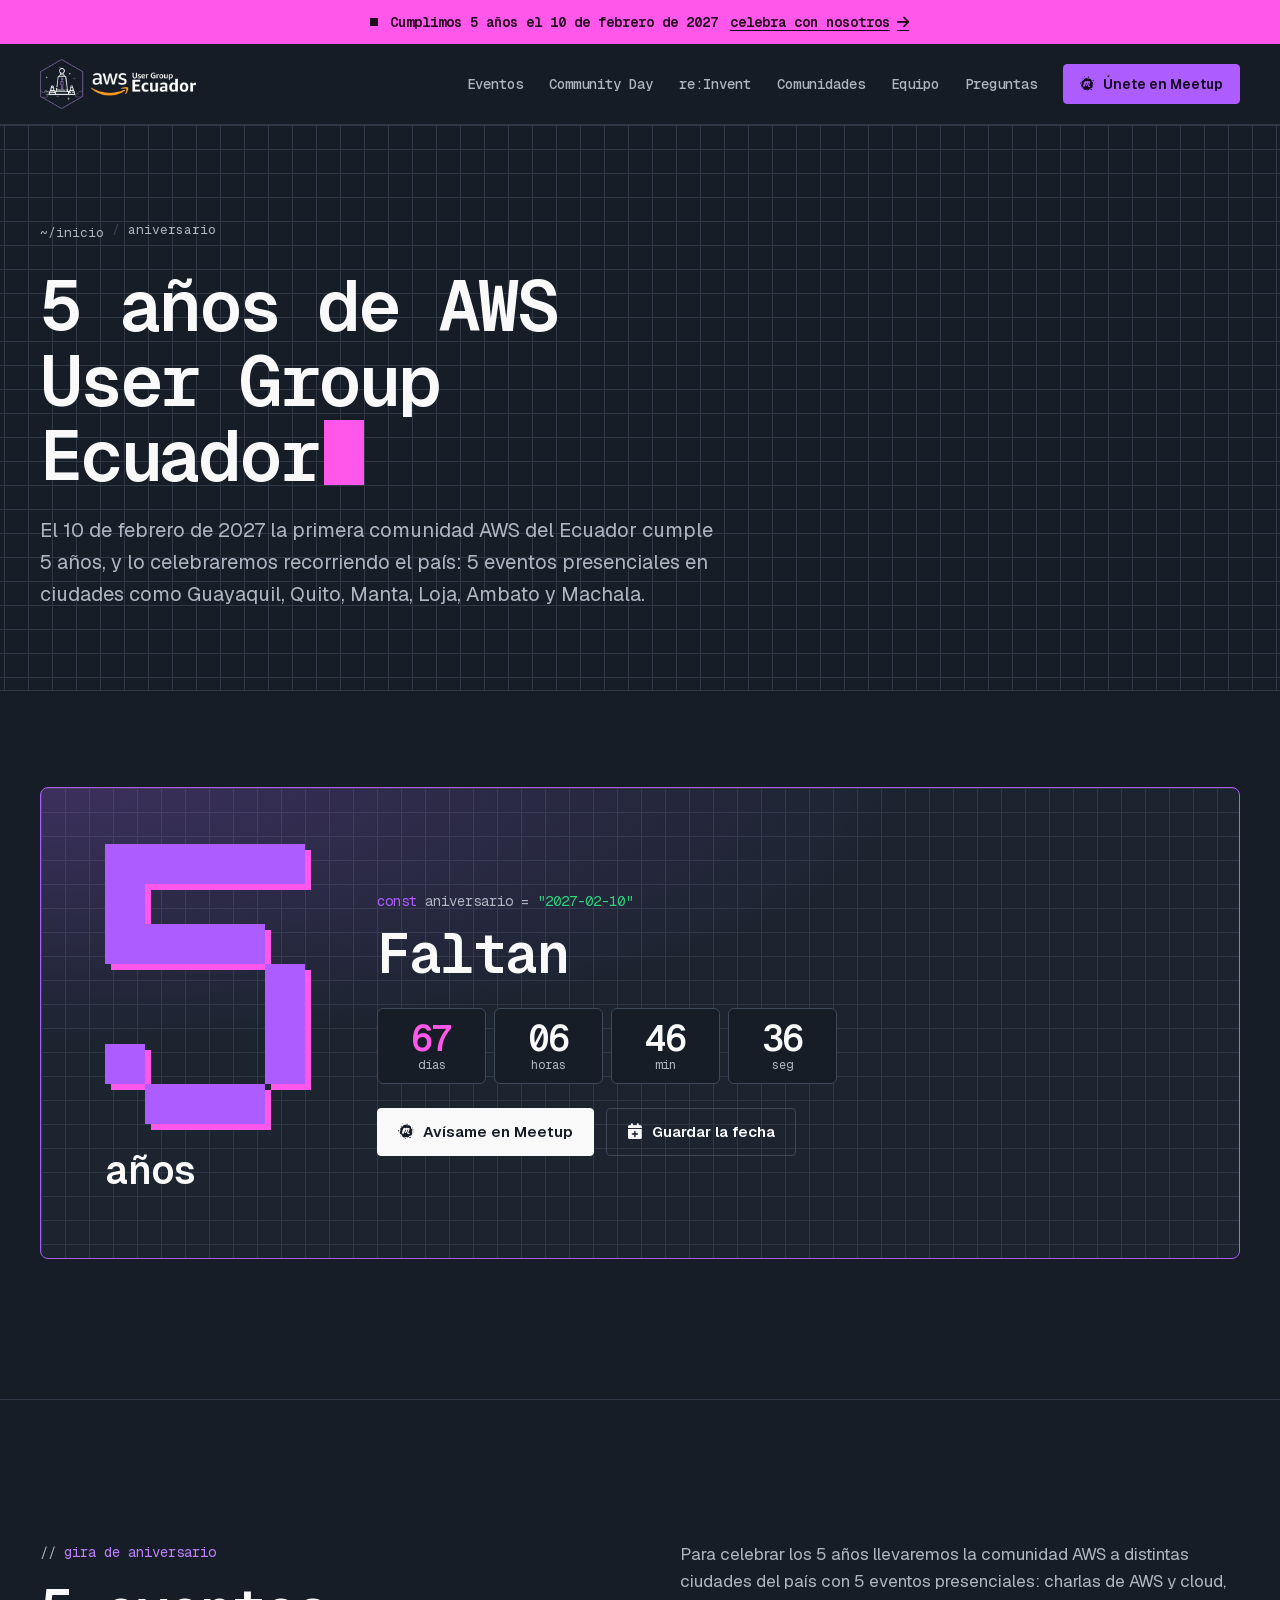
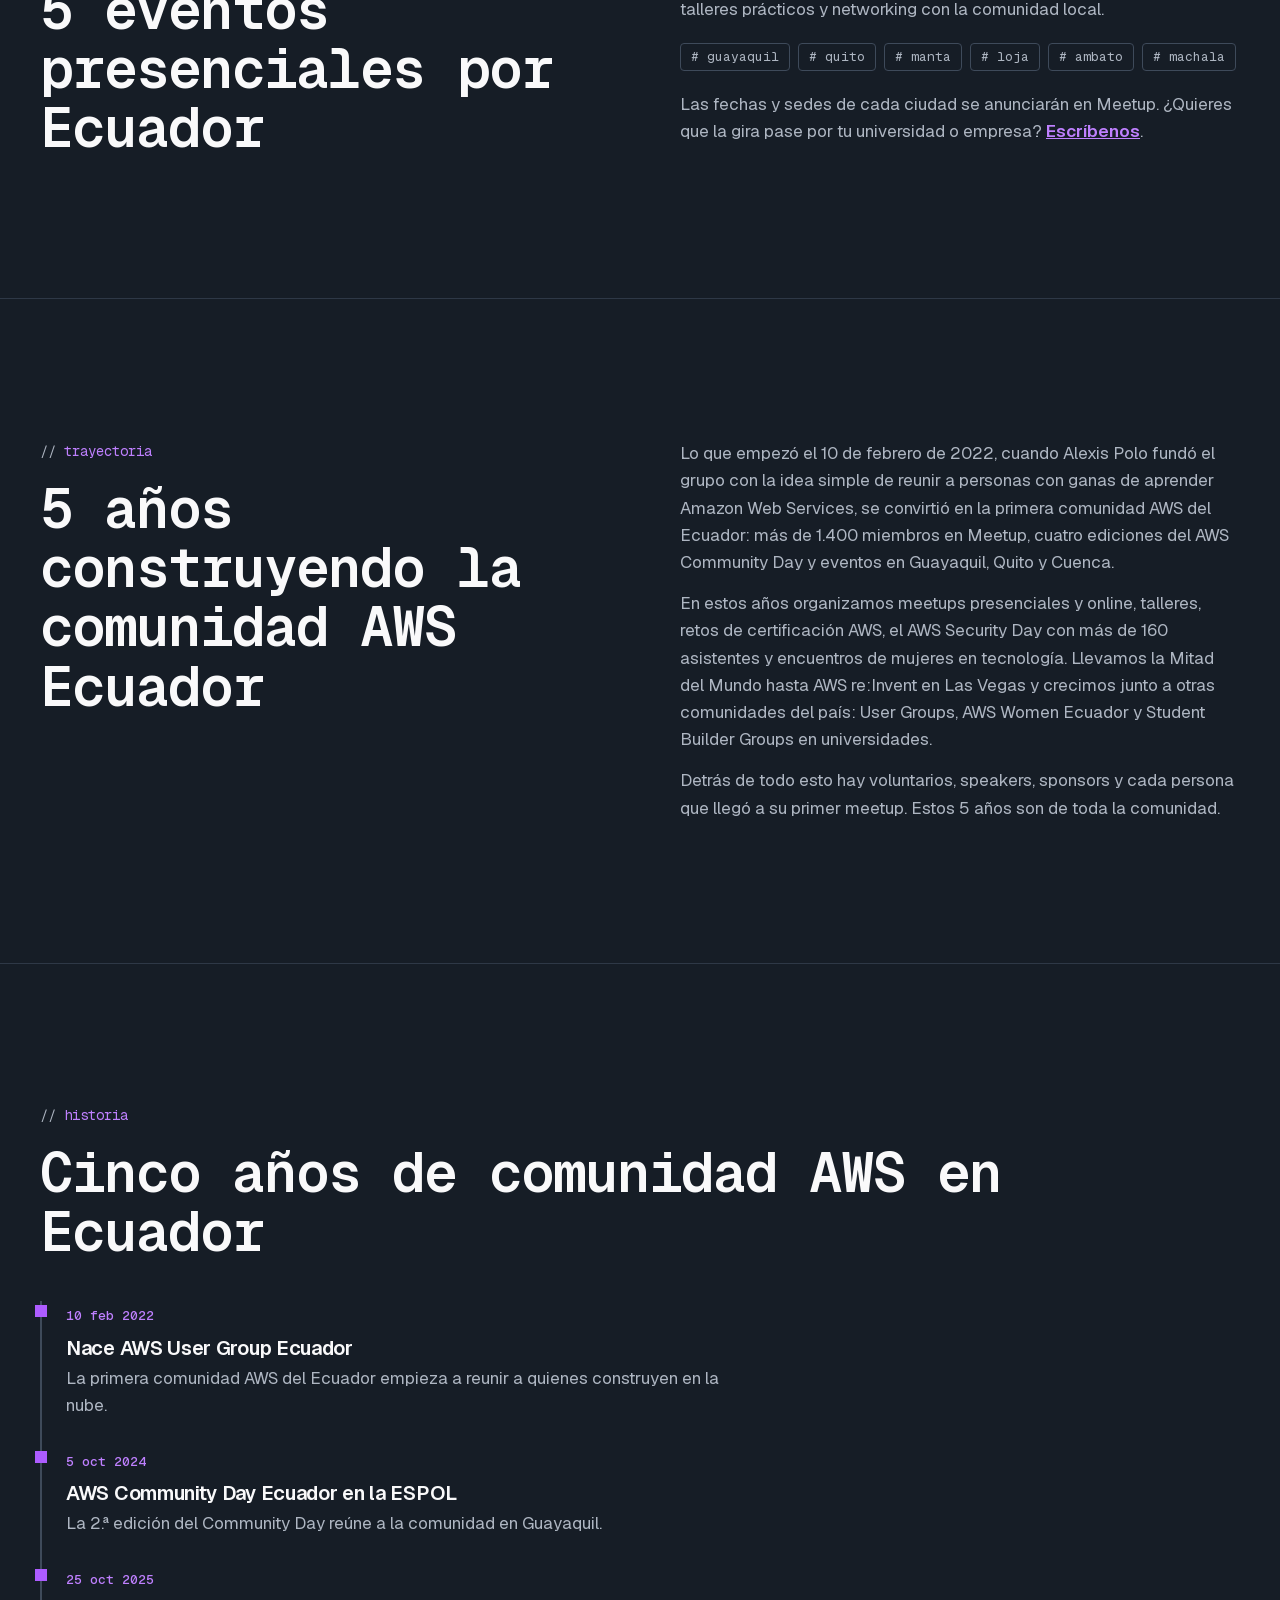
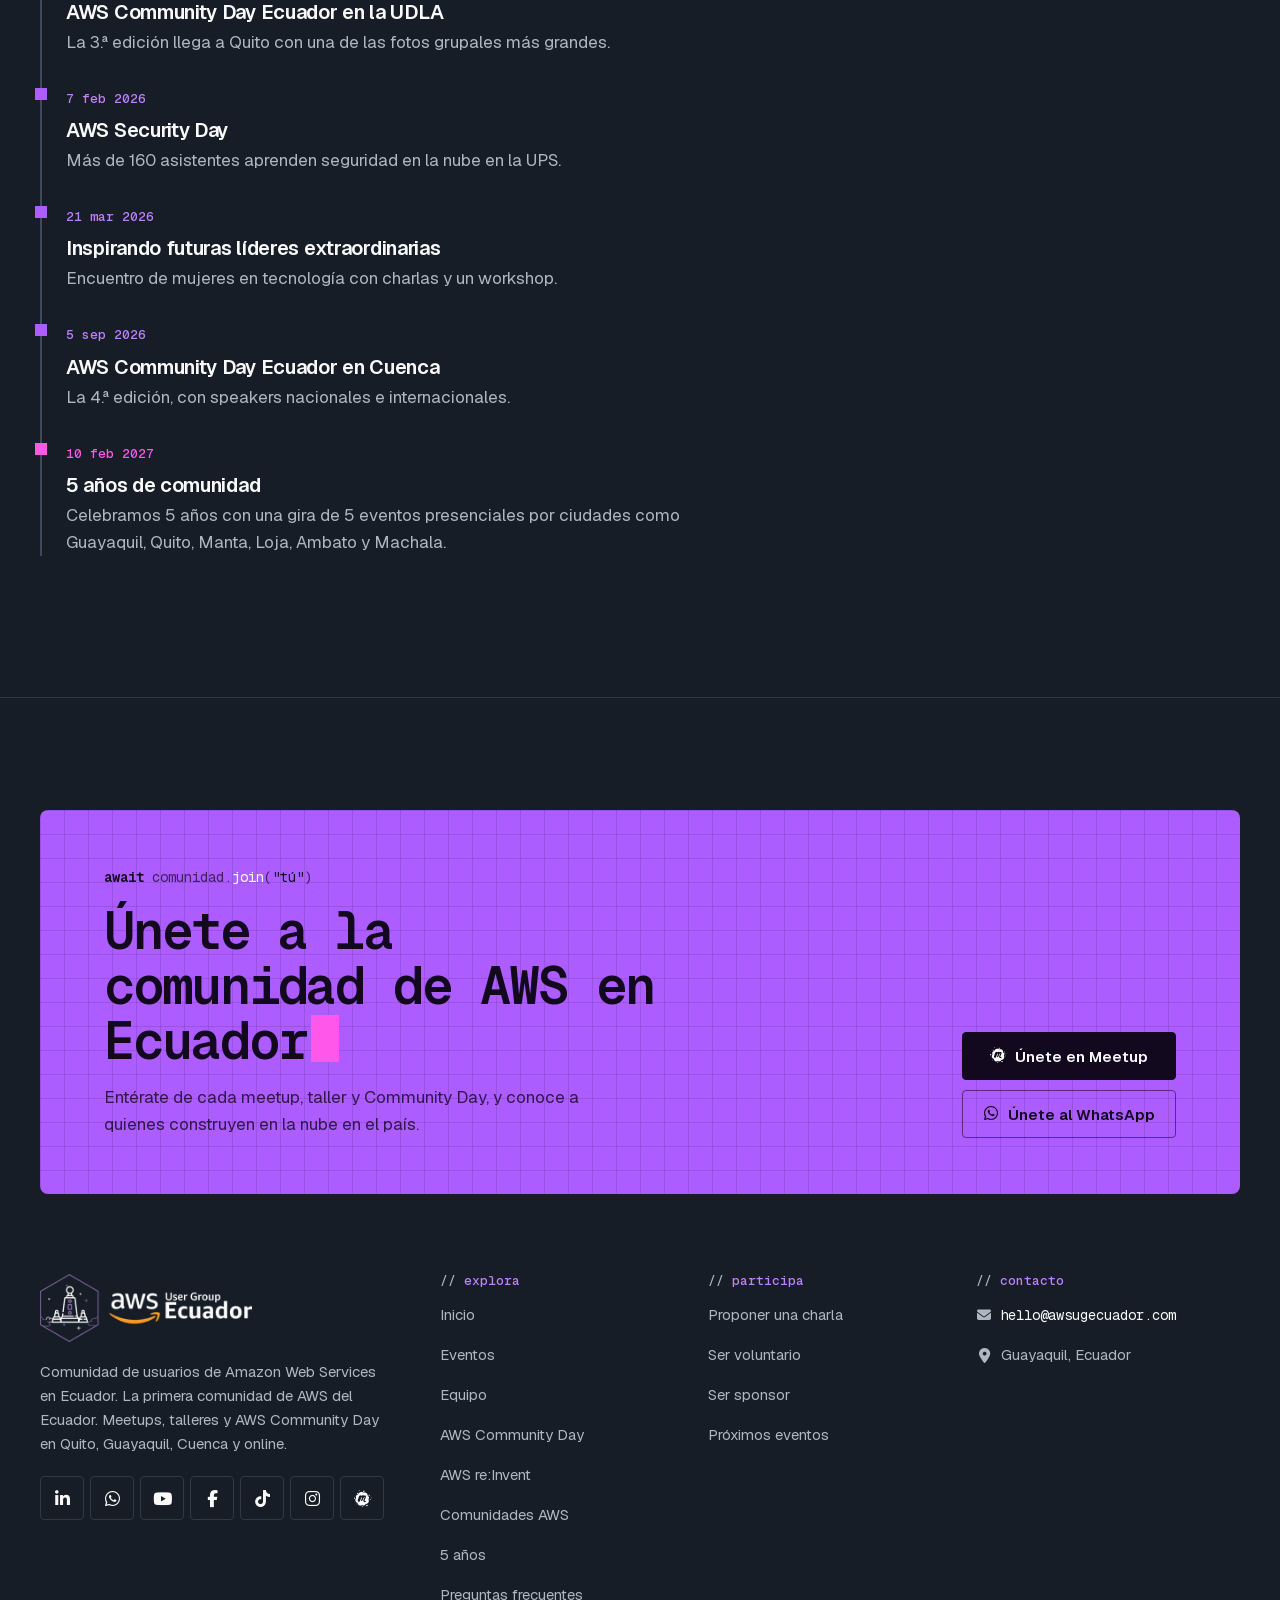
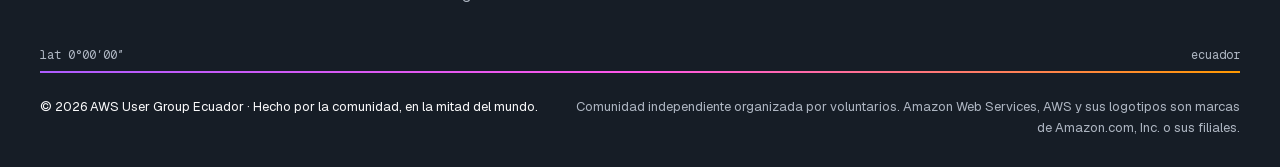
<file: aniversario/index.html>
<!doctype html>
<html lang="es-EC">
<head>
<meta charset="utf-8">
<script>if(location.hostname==='awsugecuador.com')location.replace('https://www.awsugecuador.com'+location.pathname+location.search+location.hash)</script>
<!-- Google Tag Manager (GTM-M5F6GRM), carga diferida: primera interacción o 4 s después de cargar -->
<script>window.dataLayer=window.dataLayer||[];(function(w,d){var ev=['scroll','pointerdown','keydown','touchstart'],done=false;function load(){if(done)return;done=true;ev.forEach(function(e){w.removeEventListener(e,load)});w.dataLayer.push({'gtm.start':new Date().getTime(),event:'gtm.js'});var j=d.createElement('script');j.async=true;j.src='https://www.googletagmanager.com/gtm.js?id=GTM-M5F6GRM';d.head.appendChild(j)}ev.forEach(function(e){w.addEventListener(e,load,{passive:true})});w.addEventListener('load',function(){setTimeout(load,4000)})})(window,document);</script>
<!-- End Google Tag Manager -->
<meta name="viewport" content="width=device-width, initial-scale=1, viewport-fit=cover">
<title>5 años de AWS User Group Ecuador | 10 de febrero de 2027</title>
<meta name="description" content="AWS User Group Ecuador, fundada por Alexis Polo, cumple 5 años el 10 de febrero de 2027 con 5 eventos presenciales en Guayaquil, Quito, Manta, Loja y más.">
<meta name="keywords" content="AWS Ecuador, AWS User Group Ecuador, AWS User Group en Ecuador, comunidad AWS, comunidad AWS Ecuador, comunidad AWS en Ecuador, cloud Ecuador, comunidad cloud Ecuador, Amazon Web Services Ecuador, AWS Community Day Ecuador, AWS Quito, AWS Guayaquil, AWS Cuenca, certificación AWS Ecuador, Alexis Polo, líder fundador AWS User Group Ecuador, primera comunidad de AWS en Ecuador, AWS re:Invent Ecuador, AWS Women Ecuador, AWS Student Builder Group Ecuador">
<meta name="author" content="AWS User Group Ecuador · Alexis Polo">
<link rel="canonical" href="https://www.awsugecuador.com/aniversario/">
<link rel="alternate" hreflang="es-EC" href="https://www.awsugecuador.com/aniversario/">
<link rel="alternate" hreflang="x-default" href="https://www.awsugecuador.com/aniversario/">
<meta name="robots" content="index, follow, max-image-preview:large, max-snippet:-1, max-video-preview:-1">
<meta name="theme-color" content="#161D26">
<meta name="color-scheme" content="dark">
<meta property="og:type" content="website">
<meta property="og:locale" content="es_EC">
<meta property="og:site_name" content="AWS User Group Ecuador">
<meta property="og:title" content="5 años de AWS User Group Ecuador | 10 de febrero de 2027">
<meta property="og:description" content="AWS User Group Ecuador, fundada por Alexis Polo, cumple 5 años el 10 de febrero de 2027 con 5 eventos presenciales en Guayaquil, Quito, Manta, Loja y más.">
<meta property="og:url" content="https://www.awsugecuador.com/aniversario/">
<meta property="og:image" content="https://www.awsugecuador.com/img/og-awsugecuador.jpg">
<meta property="og:image:width" content="1200">
<meta property="og:image:height" content="630">
<meta property="og:image:alt" content="La comunidad de AWS en Ecuador: AWS User Group Ecuador">
<meta name="twitter:card" content="summary_large_image">
<meta name="twitter:title" content="5 años de AWS User Group Ecuador | 10 de febrero de 2027">
<meta name="twitter:description" content="AWS User Group Ecuador, fundada por Alexis Polo, cumple 5 años el 10 de febrero de 2027 con 5 eventos presenciales en Guayaquil, Quito, Manta, Loja y más.">
<meta name="twitter:image" content="https://www.awsugecuador.com/img/og-awsugecuador.jpg">
<link rel="icon" href="/favicon.ico" sizes="48x48">
<link rel="icon" href="/img/favicon-32.png" sizes="32x32" type="image/png">
<link rel="icon" href="/img/favicon-192.png" sizes="192x192" type="image/png">
<link rel="apple-touch-icon" href="/img/apple-touch-icon.png">
<link rel="manifest" href="/site.webmanifest">
<link rel="preload" href="/fonts/geist-mono-latin.woff2" as="font" type="font/woff2" crossorigin>
<link rel="preload" href="/fonts/geist-latin.woff2" as="font" type="font/woff2" crossorigin>
<link rel="preload" href="/fonts/fa-brands-a2ce9d39.woff2" as="font" type="font/woff2" crossorigin>
<link rel="preload" href="/fonts/fa-solid-4832c2c9.woff2" as="font" type="font/woff2" crossorigin>
<style>@font-face{font-family:'Geist';font-style:normal;font-weight:400 700;font-display:swap;src:url(/fonts/geist-latin.woff2) format('woff2')}@font-face{font-family:'Geist Mono';font-style:normal;font-weight:400 700;font-display:swap;src:url(/fonts/geist-mono-latin.woff2) format('woff2')}:root{color-scheme:dark;--bg:#161D26;--bg-2:#1C2430;--bg-3:#232C39;--line:#2E3846;--line-2:#3E4A5A;--text:#F9F9FA;--text-2:#AEB6C2;--purple:#AD5CFF;--purple-2:#BF80FF;--pink:#FF57E9;--orange:#FF9900;--cyan:#3AB0FF;--green:#2BD47D;--on-purple:#12091F;--sans:'Geist',system-ui,-apple-system,'Segoe UI',sans-serif;--mono:'Geist Mono',ui-monospace,'SFMono-Regular',Menlo,monospace;--gutter:20px;--max:1280px;--section:clamp(72px,11vw,144px);--grid:linear-gradient(var(--line) 1px,transparent 1px) 0 0 / 24px 24px,linear-gradient(90deg,var(--line) 1px,transparent 1px) 0 0 / 24px 24px}*,*::before,*::after{box-sizing:border-box}html{-webkit-text-size-adjust:100%;scroll-padding-top:96px}@media (prefers-reduced-motion:no-preference){html{scroll-behavior:smooth}}body{margin:0;background:var(--bg);color:var(--text);font-family:var(--sans);font-size:1.0625rem;line-height:1.6;-webkit-font-smoothing:antialiased}img{display:block;max-width:100%;height:auto}a{color:inherit}h1,h2,h3{margin:0;font-weight:600;line-height:1.1}p{margin:0}ul,ol{margin:0;padding:0;list-style:none}::selection{background:var(--purple);color:var(--on-purple)}:focus-visible{outline:2px solid var(--pink);outline-offset:3px}.skip{position:absolute;left:12px;top:-60px;z-index:100;background:var(--purple);color:var(--on-purple);padding:12px 16px;text-decoration:none;font-weight:600}.skip:focus{top:12px}.wrap{width:100%;max-width:var(--max);margin-inline:auto;padding-inline:var(--gutter)}.mono{font-family:var(--mono)}.kw{color:var(--purple)}.fn{color:var(--pink)}.str{color:var(--green)}.cm{color:var(--text-2)}.site-header{position:sticky;top:0;z-index:50;background:rgba(22,29,38,.9);-webkit-backdrop-filter:blur(12px);backdrop-filter:blur(12px);border-bottom:1px solid var(--line)}.header-row{display:flex;align-items:center;justify-content:space-between;height:72px;gap:16px}.brand{display:inline-flex;align-items:center;min-height:44px;text-decoration:none}.brand img{height:44px;width:auto}.nav-toggle{display:inline-flex;align-items:center;gap:10px;min-height:44px;padding:0 12px;border:1px solid var(--line-2);border-radius:4px;background:none;color:var(--text);font:500 .8125rem/1 var(--mono);cursor:pointer}.nav-toggle .bars{position:relative;width:18px;height:10px;flex:none}.nav-toggle .bars::before,.nav-toggle .bars::after{content:'';position:absolute;left:0;right:0;height:2px;background:currentColor;transition:transform .25s,top .25s}.nav-toggle .bars::before{top:0}.nav-toggle .bars::after{top:8px}.nav-toggle[aria-expanded="true"] .bars::before{top:4px;transform:rotate(45deg)}.nav-toggle[aria-expanded="true"] .bars::after{top:4px;transform:rotate(-45deg)}.site-nav{position:fixed;inset:72px 0 0 0;background:var(--bg);padding:16px var(--gutter) 40px;display:none;flex-direction:column;overflow-y:auto}.site-nav.open{display:flex}.site-nav li a{display:flex;align-items:center;gap:12px;padding:16px 0;border-bottom:1px solid var(--line);font-family:var(--mono);font-size:1.375rem;font-weight:500;text-decoration:none}.site-nav li a::before{content:'>';color:var(--purple)}.site-nav li a[aria-current="page"]{color:var(--purple-2)}.site-nav .btn{margin-top:32px;align-self:flex-start}.btn{display:inline-flex;align-items:center;justify-content:center;gap:.6em;min-height:48px;padding:0 20px;border:1px solid var(--text);border-radius:4px;background:var(--text);color:var(--bg);font:600 .9375rem/1 var(--sans);text-decoration:none;transition:background-color .2s,border-color .2s,color .2s}.btn i{font-size:1.05em;flex:none}.btn-purple{background:var(--purple);border-color:var(--purple);color:var(--on-purple)}.btn-ghost{background:transparent;color:var(--text);border-color:var(--line-2)}@media (hover:hover){.btn:hover{background:var(--purple-2);border-color:var(--purple-2);color:var(--on-purple)}.btn-ghost:hover{background:transparent;border-color:var(--purple-2);color:var(--purple-2)}}.link{display:inline-flex;align-items:center;gap:.55em;min-height:44px;font-weight:600;text-decoration:none;transition:color .2s}.link i{font-size:.9em;flex:none;transition:transform .2s}@media (hover:hover){.link:hover{color:var(--purple-2)}.link:hover i{transform:translateX(3px)}}.tags{display:flex;flex-wrap:wrap;gap:8px}.tag{display:inline-flex;align-items:center;min-height:28px;padding:0 10px;border:1px solid var(--line-2);border-radius:4px;font:400 .8125rem/1 var(--mono);color:var(--text-2)}.badge{display:inline-flex;align-items:center;min-height:24px;padding:0 8px;border:1px solid var(--line-2);border-radius:4px;font:500 .75rem/1 var(--mono);color:var(--text)}.badge.p{border-color:var(--purple);color:var(--purple-2)}.eyebrow{display:block;font-family:var(--mono);font-size:.875rem;color:var(--purple-2);margin-bottom:16px}.eyebrow::before{content:'// ';color:var(--text-2)}.hero{position:relative;padding-top:clamp(40px,8vw,96px);overflow:hidden}.prompt{font-family:var(--mono);font-size:.875rem;color:var(--text-2);margin-bottom:20px;overflow-wrap:anywhere}.hero h1{font-family:var(--mono);font-weight:600;font-size:clamp(2.25rem,9.6vw,5rem);line-height:1.04;letter-spacing:-0.04em}.hero h1 .hl{color:var(--purple)}.cursor{display:inline-block;width:.55em;height:.9em;margin-left:.08em;vertical-align:-0.06em;background:var(--pink)}@media (prefers-reduced-motion:no-preference){.cursor{animation:blink 1.1s steps(1) infinite}}@keyframes blink{50%{opacity:0}}.hero-lede{margin-top:24px;max-width:40ch;font-size:clamp(1.0625rem,2vw,1.25rem);color:var(--text-2)}.hero-lede strong{color:var(--text);font-weight:600}.hero-actions{margin-top:32px;display:flex;flex-wrap:wrap;gap:12px}.art{position:relative;margin-top:48px;aspect-ratio:1 / 1;max-width:480px;border:1px solid var(--line);background:var(--grid),var(--bg-2)}.art .pixel{position:absolute;inset:8%;width:84%;height:84%}.art-label{position:absolute;left:12px;bottom:10px;font:400 .75rem/1 var(--mono);color:var(--pink)}.art-label.r{left:auto;right:12px;color:var(--text-2)}@media (prefers-reduced-motion:no-preference){.spark{animation:twinkle 2.4s steps(2) infinite}.spark.s2{animation-delay:.6s}.spark.s3{animation-delay:1.2s}.spark.s4{animation-delay:1.8s}}@keyframes twinkle{50%{opacity:.15}}.stats{display:grid;grid-template-columns:1fr 1fr;margin-top:56px;border:1px solid var(--line)}.stats div{padding:18px 16px 20px;border-bottom:1px solid var(--line);display:flex;flex-direction:column-reverse;justify-content:flex-end;gap:6px}.stats div:nth-child(odd){border-right:1px solid var(--line)}.stats div:nth-last-child(-n+2){border-bottom:0}.stats dt{font:400 .8125rem/1.4 var(--mono);color:var(--text-2)}.stats dd{margin:0;font:600 clamp(1.75rem,6vw,2.5rem)/1 var(--mono);letter-spacing:-0.03em}.stats dd.t{font-size:clamp(1.0625rem,3vw,1.25rem);line-height:1.25;letter-spacing:-0.01em}.stats div:nth-child(1) dd{color:var(--purple-2)}.stats div:nth-child(2) dd{color:var(--pink)}.photo-band{margin-top:56px;position:relative}.photo-band img{width:100%;aspect-ratio:4 / 5;object-fit:cover;object-position:42% 62%}.photo-band figure{margin:0;position:relative}.photo-band figure::after{content:'';position:absolute;left:0;right:0;top:30%;height:2px;background:var(--pink);box-shadow:0 0 12px var(--pink)}.photo-band figcaption{padding:12px var(--gutter) 0;font:400 .8125rem/1.4 var(--mono);color:var(--text-2)}.photo-band figcaption b{color:var(--pink);font-weight:500}.section{padding-block:var(--section)}.section + .section{border-top:1px solid var(--line)}.h2,.section-head h2{font-family:var(--mono);font-weight:600;font-size:clamp(1.875rem,6.4vw,3.5rem);line-height:1.06;letter-spacing:-0.035em}.section-head p{margin-top:20px;max-width:54ch;color:var(--text-2);font-size:1.0625rem}.muted{color:var(--text-2)}.bento{display:grid;gap:12px;margin-top:40px}.cell{position:relative;padding:24px 20px 26px;border:1px solid var(--line);border-radius:6px;background:var(--bg-2);transition:border-color .2s}@media (hover:hover){.cell:hover{border-color:var(--purple)}}.cell .tag{margin-bottom:18px}.cell h3{font-size:1.25rem;font-weight:600;letter-spacing:-0.015em}.cell p{margin-top:8px;color:var(--text-2)}.cell.hi{background:var(--purple);border-color:var(--purple);color:var(--on-purple);background-image:linear-gradient(rgba(18,9,31,.12) 1px,transparent 1px),linear-gradient(90deg,rgba(18,9,31,.12) 1px,transparent 1px);background-size:24px 24px}.cell.hi p{color:rgba(18,9,31,.78)}.cell.hi .tag{border-color:rgba(18,9,31,.4);color:var(--on-purple)}.cell.hi h3{font-family:var(--mono);font-size:clamp(1.5rem,4.4vw,2rem);letter-spacing:-0.03em}.cd{display:grid;gap:32px}.cd figure{margin:0;border:1px solid var(--line);border-radius:6px;overflow:hidden}.cd img{width:100%;aspect-ratio:4 / 3;object-fit:cover}#community-day .cd img{aspect-ratio:16 / 9;object-position:50% 70%}.cd .meta{display:grid;grid-template-columns:auto 1fr;gap:10px 20px;margin:28px 0;padding:18px 0;border-block:1px solid var(--line)}.cd .meta dt{font:400 .875rem/1.5 var(--mono);color:var(--text-2)}.cd .meta dd{margin:0;font-weight:600}.cd .actions{display:flex;flex-wrap:wrap;gap:12px}.feed{margin-top:40px;border-top:1px solid var(--line)}.event{position:relative;display:grid;gap:10px;padding:24px 0 26px;border-bottom:1px solid var(--line)}.event .top{display:flex;flex-wrap:wrap;align-items:center;gap:8px 12px;font:400 .8125rem/1.4 var(--mono);color:var(--text-2)}.event time{color:var(--purple-2);font-weight:500}.event h3{font-size:clamp(1.25rem,3.4vw,1.625rem);font-weight:600;letter-spacing:-0.02em;line-height:1.2;max-width:34ch;transition:color .2s}.event h3 a{text-decoration:none}.event h3 a::after{content:'';position:absolute;inset:0}.event p{color:var(--text-2);max-width:62ch}.event .where{display:inline-flex;align-items:center;gap:.5em}.event .tags{position:relative;z-index:1;pointer-events:none}@media (hover:hover){.event:hover h3{color:var(--purple-2)}}.events-foot{margin-top:32px;display:flex;flex-wrap:wrap;gap:12px}.gallery{display:grid;grid-template-columns:1fr 1fr;gap:8px}.gallery figure{margin:0;overflow:hidden;border-radius:6px;background:var(--bg-2)}.gallery img{width:100%;height:100%;object-fit:cover}.gallery .g1{grid-column:1 / -1;aspect-ratio:16 / 10}.gallery .g2,.gallery .g3{aspect-ratio:3 / 4}.gallery-cap{margin-top:12px;font:400 .8125rem/1.4 var(--mono);color:var(--text-2)}.team{display:grid;grid-template-columns:1fr;gap:12px;margin-top:40px}.member{display:grid;grid-template-columns:112px 1fr;column-gap:16px;align-content:center;padding:12px;border:1px solid var(--line);border-radius:6px;background:var(--bg-2)}.member figure{grid-row:1 / span 3;margin:0;width:112px;height:112px;border-radius:6px;overflow:hidden;background:var(--bg-3)}.member img{width:100%;height:100%;aspect-ratio:1 / 1;object-fit:cover;object-position:50% 25%}.member h3{align-self:end;font-size:1.125rem;font-weight:600;letter-spacing:-0.01em}.member .badges{display:flex;flex-wrap:wrap;gap:6px;margin-top:8px}.member .social{display:flex;gap:4px;margin:6px 0 0 -10px}.icon-btn{display:grid;place-items:center;width:44px;height:44px;line-height:1;border-radius:4px;text-decoration:none;color:var(--text-2);font-size:1.0625rem;transition:background-color .2s,color .2s}@media (hover:hover){.icon-btn:hover{background-color:var(--bg-3);color:var(--purple-2)}}.sponsors{display:grid;grid-template-columns:1fr;gap:12px;margin-top:40px}.sponsors li{display:grid;place-items:center;min-height:104px;padding:24px;border:1px solid var(--line);border-radius:6px;background:var(--bg-2)}.sponsors img{max-height:36px;width:auto;max-width:100%;filter:brightness(0) invert(1);opacity:.88;transition:opacity .2s}@media (hover:hover){.sponsors li:hover img{opacity:1}}.cta-card{margin-top:24px;display:grid;gap:20px;padding:28px 22px;border-radius:6px;background:var(--pink);color:#1F0A1C;background-image:linear-gradient(rgba(31,10,28,.1) 1px,transparent 1px),linear-gradient(90deg,rgba(31,10,28,.1) 1px,transparent 1px);background-size:24px 24px}.cta-card p{font:600 clamp(1.25rem,3.6vw,1.75rem)/1.2 var(--mono);letter-spacing:-0.03em;max-width:26ch}.cta-card .btn{justify-self:start;background:#1F0A1C;border-color:#1F0A1C;color:var(--text)}@media (hover:hover){.cta-card .btn:hover{background:var(--text);border-color:var(--text);color:#1F0A1C}}.faq{margin-top:40px;display:grid;gap:10px}.faq details{border:1px solid var(--line);border-radius:6px;background:var(--bg-2);transition:border-color .2s}.faq details[open]{border-color:var(--purple)}.faq summary{display:flex;align-items:center;justify-content:space-between;gap:16px;min-height:64px;padding:14px 16px 14px 20px;cursor:pointer;list-style:none;font-size:1.0625rem;font-weight:600;line-height:1.35}.faq summary::-webkit-details-marker{display:none}.faq summary::after{content:'';flex:none;width:32px;height:32px;border-radius:4px;border:1px solid var(--line-2);color:var(--text);background:linear-gradient(currentColor,currentColor) center / 12px 2px no-repeat,linear-gradient(currentColor,currentColor) center / 2px 12px no-repeat;transition:background-color .2s,color .2s,border-color .2s}@media (hover:hover){.faq summary:hover::after{border-color:var(--purple);color:var(--purple-2)}}.faq details[open]>summary::after{background:linear-gradient(currentColor,currentColor) center / 12px 2px no-repeat;background-color:var(--purple);border-color:var(--purple);color:var(--on-purple)}.faq .answer{padding:0 20px 22px;color:var(--text-2);max-width:70ch}.faq .answer a{color:var(--purple-2);font-weight:600}.site-footer{border-top:1px solid var(--line);padding-top:clamp(56px,9vw,112px);padding-bottom:28px}.join-card{display:grid;gap:28px;padding:32px 22px;border-radius:8px;background:var(--purple);color:var(--on-purple);background-image:linear-gradient(rgba(18,9,31,.12) 1px,transparent 1px),linear-gradient(90deg,rgba(18,9,31,.12) 1px,transparent 1px);background-size:24px 24px}.join-card .prompt{color:rgba(18,9,31,.7);margin-bottom:14px}.join-card .prompt .kw{color:var(--on-purple);font-weight:600}.join-card .prompt .fn{color:#FFFFFF}.join-card .prompt .str{color:#12091F}.join-card h2{font:600 clamp(1.75rem,6.4vw,3.25rem)/1.06 var(--mono);letter-spacing:-0.04em;max-width:18ch}.join-card .cursor{background:var(--pink)}.join-lede{margin-top:16px;max-width:46ch;color:rgba(18,9,31,.8)}.join-actions{display:flex;flex-wrap:wrap;gap:10px}.join-card .btn{background:var(--on-purple);border-color:var(--on-purple);color:var(--text)}.join-card .btn-dark{background:transparent;border-color:rgba(18,9,31,.55);color:var(--on-purple)}@media (hover:hover){.join-card .btn:hover{background:var(--text);border-color:var(--text);color:var(--on-purple)}.join-card .btn-dark:hover{background:var(--on-purple);border-color:var(--on-purple);color:var(--text)}}.footer-grid{display:grid;grid-template-columns:1fr 1fr;gap:40px 24px;margin-top:64px}.footer-brand{grid-column:1 / -1}.footer-brand img{height:68px;width:auto}.footer-brand p{margin-top:18px;max-width:38ch;color:var(--text-2);font-size:.9375rem}.footer-brand .social{display:flex;flex-wrap:wrap;gap:6px;margin-top:20px}.footer-brand .icon-btn{border:1px solid var(--line);color:var(--text)}@media (hover:hover){.footer-brand .icon-btn:hover{border-color:var(--purple);background-color:var(--bg-3);color:var(--purple-2)}}.footer-col h2{font:500 .8125rem/1 var(--mono);color:var(--purple-2);margin-bottom:8px}.footer-col h2::before{content:'// ';color:var(--text-2)}.footer-col a,.footer-col .plain{display:inline-flex;align-items:center;gap:.6em;min-height:40px;text-decoration:none;color:var(--text-2);font-size:.9375rem;transition:color .2s}.footer-col i{width:1.1em;text-align:center;flex:none;color:var(--text-2)}@media (hover:hover){.footer-col a:hover{color:var(--text)}}.footer-col:last-child{grid-column:1 / -1}.footer-col .mail{color:var(--text);font-family:var(--mono);font-size:.875rem;word-break:break-all}.equator-bar{position:relative;margin-top:56px;height:2px;background:linear-gradient(90deg,var(--purple),var(--pink),var(--orange))}.equator-bar span{position:absolute;top:-22px;font:400 .75rem/1 var(--mono);color:var(--text-2)}.equator-bar span:last-child{right:0}.footer-meta{display:grid;gap:8px;margin-top:24px;color:var(--text-2);font-size:.8125rem}.footer-meta p:first-child{color:var(--text)}.page-hero{padding-top:clamp(40px,8vw,96px);padding-bottom:clamp(48px,7vw,80px);border-bottom:1px solid var(--line);background:var(--grid),var(--bg);background-position:center top}.page-hero h1{font-family:var(--mono);font-size:clamp(2.125rem,8.6vw,4.5rem);font-weight:600;letter-spacing:-0.045em;line-height:1.04;max-width:16ch}.page-hero p.lede{margin-top:20px;max-width:52ch;font-size:clamp(1.0625rem,2vw,1.25rem);color:var(--text-2)}.crumbs{margin-bottom:24px;font:400 .8125rem/1.4 var(--mono);color:var(--text-2)}.crumbs ol{display:flex;flex-wrap:wrap;gap:8px}.crumbs li + li::before{content:'/';margin-right:8px;color:var(--line-2)}.crumbs a{text-decoration:none;display:inline-flex;min-height:24px;align-items:center}@media (hover:hover){.crumbs a:hover{color:var(--purple-2)}}.notice{margin-top:32px;padding:22px 20px;display:grid;gap:16px;border:1px solid var(--purple);border-radius:6px;background:var(--bg-2)}.notice p{max-width:54ch}.split{display:grid;gap:32px}.split .body p + p{margin-top:14px}.split .body{color:var(--text-2)}.list{margin-top:28px;display:grid;gap:10px}.list li{padding:18px 20px;border:1px solid var(--line);border-radius:6px;background:var(--bg-2)}.list h3{font-size:1.0625rem;color:var(--text)}.list p{margin-top:4px}.announce{display:flex;align-items:center;justify-content:center;flex-wrap:wrap;gap:4px 12px;min-height:44px;padding:8px var(--gutter);text-align:center;text-decoration:none;background:var(--pink);color:#1F0A1C;font:600 .875rem/1.3 var(--mono)}.announce .dot{width:8px;height:8px;flex:none;background:#1F0A1C}@media (prefers-reduced-motion:no-preference){.announce .dot{animation:blink 1.1s steps(1) infinite}}.announce .go{display:inline-flex;align-items:center;gap:.45em;text-decoration:underline;text-underline-offset:3px}@media (hover:hover){.announce:hover .go i{transform:translateX(3px)}.announce .go i{transition:transform .2s}}.anniversary{padding-top:clamp(56px,8vw,96px)}.aniv-card{display:grid;gap:28px;padding:28px 22px;border:1px solid var(--purple);border-radius:8px;background:radial-gradient(120% 90% at 0% 0%,rgba(173,92,255,.22),transparent 60%),var(--grid),var(--bg-2)}.aniv-art{display:flex;align-items:flex-end;gap:14px;color:var(--purple)}.aniv-art .five{width:clamp(96px,26vw,200px);height:auto;filter:drop-shadow(6px 6px 0 var(--pink))}.aniv-years{font-size:clamp(1.5rem,5vw,2.5rem);font-weight:600;color:var(--text);letter-spacing:-0.03em}.aniv-body .prompt{margin-bottom:12px}.aniv-lede{margin-top:16px;max-width:52ch;color:var(--text-2)}.aniv-lede strong{color:var(--text)}.countdown{display:grid;grid-template-columns:repeat(4,1fr);gap:8px;margin-top:24px;max-width:460px}.countdown div{display:grid;place-items:center;gap:2px;padding:12px 4px;border:1px solid var(--line-2);border-radius:6px;background:var(--bg)}.countdown span{font:600 clamp(1.5rem,6vw,2.25rem)/1 var(--mono);letter-spacing:-0.03em;color:var(--text);font-variant-numeric:tabular-nums}.countdown div:first-child span{color:var(--pink)}.countdown small{font:400 .75rem/1 var(--mono);color:var(--text-2)}.aniv-body .hero-actions{margin-top:24px}.filters{display:flex;gap:8px;margin-top:32px;overflow-x:auto;padding-bottom:4px;scrollbar-width:none}.filters::-webkit-scrollbar{display:none}.chip{flex:none;min-height:40px;padding:0 14px;border:1px solid var(--line-2);border-radius:4px;background:transparent;color:var(--text-2);font:500 .8125rem/1 var(--mono);cursor:pointer;transition:background-color .2s,border-color .2s,color .2s}@media (hover:hover){.chip:hover{border-color:var(--purple);color:var(--text)}}.chip[aria-pressed="true"]{background:var(--purple);border-color:var(--purple);color:var(--on-purple)}.moments{margin-top:20px;columns:2;column-gap:8px}.moment{position:relative;margin:0 0 8px;break-inside:avoid;border-radius:6px;overflow:hidden;background:var(--bg-3)}.moment[hidden]{display:none}.moments:not(.expanded) .moment:nth-child(n+11){display:none}.more{margin-top:12px;width:100%}.moment img{width:100%;height:auto;transition:transform .5s ease}.moment figcaption{position:absolute;left:8px;bottom:8px;padding:4px 8px;border-radius:4px;background:rgba(22,29,38,.82);font:500 .6875rem/1.2 var(--mono);color:var(--text)}@media (hover:hover){.moment:hover img{transform:scale(1.04)}}.albums-title{margin-top:56px;font-size:.875rem;font-weight:500;color:var(--purple-2)}.albums{display:grid;grid-template-columns:1fr;gap:12px;margin-top:16px}#contenido .albums:first-child{margin-top:40px}.album a{display:grid;grid-template-columns:112px 1fr;align-items:stretch;border:1px solid var(--line);border-radius:6px;overflow:hidden;background:var(--bg-2);text-decoration:none;transition:border-color .2s}.album img{width:100%;height:100%;aspect-ratio:1;object-fit:cover}.a-body{display:grid;align-content:center;gap:4px;padding:14px 16px}.a-count{font:500 .75rem/1 var(--mono);color:var(--pink)}.album strong{font-size:1.0625rem;line-height:1.25}.a-meta{font:400 .8125rem/1.3 var(--mono);color:var(--text-2)}@media (hover:hover){.album a:hover{border-color:var(--purple)}.album a:hover strong{color:var(--purple-2)}}.section-head + .albums{margin-top:40px}.founder{margin-top:56px;padding:28px 22px;border:1px solid var(--purple);border-radius:8px;background:radial-gradient(120% 90% at 100% 0%,rgba(255,87,233,.14),transparent 60%),var(--bg-2)}.founder p{margin-top:16px;max-width:64ch;color:var(--text-2);font-size:1.0625rem}.founder .hero-actions{margin-top:24px}.founder-quote{margin:24px 0 0;padding:4px 0 4px 18px;border-left:3px solid var(--pink);font:500 clamp(1.0625rem,2.4vw,1.25rem)/1.45 var(--mono);color:var(--text);max-width:60ch;letter-spacing:-0.01em}@media (min-width:768px){.founder{padding:40px 48px}}.in-action{margin-top:64px}.action-grid{display:grid;grid-template-columns:1fr 1fr;gap:8px;margin-top:28px}.action-grid figure{position:relative;margin:0;border-radius:6px;overflow:hidden;background:var(--bg-3)}.action-grid img{width:100%;height:100%;object-fit:cover}.action-grid figure:nth-child(1),.action-grid figure:nth-child(4){grid-column:1 / -1;aspect-ratio:16 / 10}.action-grid figure:nth-child(2),.action-grid figure:nth-child(3){aspect-ratio:1}.action-grid figcaption{position:absolute;left:8px;bottom:8px;padding:4px 8px;border-radius:4px;background:rgba(22,29,38,.82);font:500 .6875rem/1.2 var(--mono)}@media (min-width:768px){.action-grid{grid-template-columns:2fr 1fr 1fr;grid-template-rows:repeat(2,clamp(200px,22vw,300px));gap:12px}.action-grid figure:nth-child(1){grid-column:1;grid-row:1 / 3;aspect-ratio:auto}.action-grid figure:nth-child(2),.action-grid figure:nth-child(3){aspect-ratio:auto}.action-grid figure:nth-child(4){grid-column:2 / 4;aspect-ratio:auto}}.reinvent{display:grid;gap:32px}.reinvent figure{margin:0;position:relative;border:1px solid var(--line);border-radius:6px;overflow:hidden}.reinvent img{width:100%;aspect-ratio:1;object-fit:cover}.reinvent figcaption{position:absolute;left:10px;bottom:10px;padding:5px 10px;border-radius:4px;background:rgba(22,29,38,.85);font:500 .75rem/1.2 var(--mono)}.reinvent figcaption b{color:var(--orange);font-weight:500}@media (min-width:1024px){.reinvent{grid-template-columns:1fr 1fr;gap:80px;align-items:center}.reinvent figure{max-width:560px;justify-self:end;width:100%}}.reinvent-strip{display:grid;grid-auto-flow:column;grid-auto-columns:62%;gap:10px;margin-top:32px;overflow-x:auto;scroll-snap-type:x mandatory;padding-bottom:8px;scrollbar-width:thin}.reinvent-strip figure{position:relative;margin:0;scroll-snap-align:start;border-radius:6px;overflow:hidden;background:var(--bg-3)}.reinvent-strip img{width:100%;aspect-ratio:4 / 5;object-fit:cover}.reinvent-strip figcaption{position:absolute;left:8px;bottom:8px;padding:4px 8px;border-radius:4px;background:rgba(22,29,38,.82);font:500 .6875rem/1.2 var(--mono)}@media (min-width:768px){.reinvent-strip{grid-auto-columns:30%;gap:12px}}@media (min-width:1024px){.reinvent-strip{grid-auto-flow:row dense;grid-template-columns:repeat(4,1fr);grid-auto-rows:clamp(240px,24vw,340px);overflow:visible;margin-top:48px}.reinvent-strip img{height:100%;aspect-ratio:auto}.reinvent-strip .wide{grid-column:span 2}}.section-sm{padding-block:clamp(48px,7vw,80px)}.h3-mono{font:500 .9375rem/1.4 var(--mono);color:var(--purple-2);letter-spacing:0}.cl-intro{margin-top:8px;font-size:.9375rem;max-width:60ch}.comm-list{display:grid;grid-template-columns:1fr;column-gap:32px;margin-top:20px;border-top:1px solid var(--line)}.comm-list a{display:grid;grid-template-columns:1fr auto;align-items:center;column-gap:12px;min-height:56px;padding:10px 0;border-bottom:1px solid var(--line);text-decoration:none;transition:color .2s}.cl-name{font-size:.9375rem;font-weight:500;line-height:1.3}.cl-meta{grid-column:1;font:400 .75rem/1.4 var(--mono);color:var(--text-2)}.comm-list i{grid-column:2;grid-row:1 / span 2;color:var(--text-2);font-size:1.05rem;transition:color .2s}@media (hover:hover){.comm-list a:hover .cl-name,.comm-list a:hover i{color:var(--purple-2)}}.sr-only{position:absolute;width:1px;height:1px;padding:0;margin:-1px;overflow:hidden;clip:rect(0,0,0,0);white-space:nowrap;border:0}@media (min-width:768px){.comm-list{grid-template-columns:1fr 1fr}}@media (min-width:1024px){.comm-list{grid-template-columns:repeat(3,1fr)}}.editions{display:grid;gap:16px;margin-top:40px}.edition{display:grid;border:1px solid var(--line);border-radius:6px;overflow:hidden;background:var(--bg-2)}.edition figure{margin:0}.edition img{width:100%;aspect-ratio:16 / 10;object-fit:cover}.edition-body{padding:22px 20px 24px}.edition-meta{display:flex;flex-wrap:wrap;align-items:center;gap:10px;font:500 .8125rem/1 var(--mono);color:var(--purple-2)}.edition h3{margin-top:14px;font-size:clamp(1.25rem,3.2vw,1.625rem);letter-spacing:-0.02em}.edition-place{display:flex;align-items:center;gap:.5em;margin:8px 0 12px;font:400 .875rem/1.4 var(--mono);color:var(--pink)}.edition-links{display:flex;flex-wrap:wrap;gap:8px;margin-top:18px}@media (min-width:768px){.edition{grid-template-columns:1fr 1fr;align-items:center}.edition img{aspect-ratio:4 / 3;height:100%}.edition-body{padding:32px}}.ri-gallery{display:grid;grid-template-columns:1fr 1fr;gap:8px;margin-top:32px}.ri-gallery figure{position:relative;margin:0;border-radius:6px;overflow:hidden;background:var(--bg-3)}.ri-gallery img{width:100%;height:100%;aspect-ratio:4 / 5;object-fit:cover}.ri-gallery .wide{grid-column:1 / -1}.ri-gallery .wide img{aspect-ratio:4 / 3}.ri-gallery figcaption{position:absolute;left:8px;bottom:8px;padding:4px 8px;border-radius:4px;background:rgba(22,29,38,.82);font:500 .6875rem/1.2 var(--mono)}@media (min-width:1024px){.ri-gallery{grid-template-columns:repeat(4,1fr);grid-auto-rows:clamp(240px,24vw,340px);gap:12px}.ri-gallery img,.ri-gallery .wide img{aspect-ratio:auto}.ri-gallery .wide{grid-column:span 2;grid-row:span 2}.ri-gallery .wide2{grid-column:span 2}}.city-blocks{display:grid;gap:40px}.city-block .comm-list{margin-top:12px}.hitos{margin-top:40px;border-left:2px solid var(--line-2);padding-left:24px;display:grid;gap:28px}.hito{position:relative}.hito::before{content:'';position:absolute;left:-31px;top:4px;width:12px;height:12px;background:var(--purple)}.hito.next::before{background:var(--pink)}.hito time{font:500 .8125rem/1 var(--mono);color:var(--purple-2)}.hito.next time{color:var(--pink)}.hito h3{margin-top:8px;font-size:1.25rem;letter-spacing:-0.015em}.hito p{margin-top:6px;color:var(--text-2);max-width:60ch}@media (prefers-reduced-motion:no-preference){.js .reveal{opacity:0;transform:translateY(16px);transition:opacity .6s ease,transform .6s ease}.js .reveal.in{opacity:1;transform:none}}@media (prefers-reduced-motion:reduce){*{transition:none !important}}@media (min-width:768px){:root{--gutter:40px}.stats{grid-template-columns:repeat(4,1fr)}.stats div,.stats div:nth-child(odd){border-bottom:0;border-right:1px solid var(--line)}.stats div:last-child{border-right:0}.photo-band img{aspect-ratio:16 / 9}.moments{columns:3;column-gap:12px}.moment{margin-bottom:12px}.albums{grid-template-columns:1fr 1fr}.aniv-card{grid-template-columns:auto 1fr;gap:48px;align-items:center;padding:40px}.aniv-art{flex-direction:column;align-items:flex-start}.photo-band figure{border-block:1px solid var(--line)}.bento{grid-template-columns:repeat(6,1fr)}.bento .cell{grid-column:span 3}.bento .cell.hi{grid-column:span 3}.gallery{grid-template-columns:repeat(12,1fr);gap:12px}.gallery .g1{grid-column:1 / 9;grid-row:1 / 3;aspect-ratio:auto}.gallery .g2{grid-column:9 / -1;aspect-ratio:4 / 3}.gallery .g3{grid-column:9 / -1;aspect-ratio:4 / 3}.team{grid-template-columns:repeat(2,1fr);gap:24px;align-items:start}.member{display:block;padding:0;border:0;background:none}.member figure{width:100%;height:auto}.member h3{margin-top:14px}.sponsors{grid-template-columns:repeat(3,1fr)}.cta-card{grid-template-columns:1fr auto;align-items:center;padding:36px 40px}.notice{grid-template-columns:1fr auto;align-items:center;padding:24px 28px}.join-card{grid-template-columns:1fr auto;align-items:end;gap:40px;padding:48px}.join-actions{flex-direction:column;align-items:stretch}.footer-grid{grid-template-columns:repeat(3,1fr)}.footer-col:last-child{grid-column:auto}.footer-meta{grid-template-columns:auto 1fr;gap:24px;align-items:start}.footer-meta .legal{text-align:right}}@media (min-width:1024px){.nav-toggle{display:none}.site-nav{position:static;display:flex;flex-direction:row;align-items:center;gap:8px;padding:0;background:none;overflow:visible}.site-nav ul{display:flex;gap:2px}.site-nav li a{padding:0 9px;min-height:40px;border:0;border-radius:4px;font-size:.8125rem;white-space:nowrap;color:var(--text-2);transition:background-color .2s,color .2s}.site-nav li a::before{content:none}.site-nav li a:hover{background:var(--bg-3);color:var(--text)}.site-nav li a[aria-current="page"]{color:var(--text);background:var(--bg-3)}.site-nav .btn{margin:0 0 0 6px;min-height:40px;padding:0 14px;font-size:.8125rem;white-space:nowrap}.hero-grid{display:grid;grid-template-columns:1.25fr 1fr;gap:64px;align-items:center}.art{margin-top:0;justify-self:end;width:100%}.photo-band img{aspect-ratio:21 / 9;object-position:50% 66%}.moments{columns:4}.moments:not(.expanded) .moment:nth-child(n+11){display:block}.moments:not(.expanded) .moment[hidden]{display:none}.more{display:none}.albums{grid-template-columns:repeat(4,1fr)}.album a{grid-template-columns:1fr}.album img{aspect-ratio:3 / 2}.aniv-card{padding:56px 64px;gap:72px}.bento{grid-template-columns:repeat(12,1fr)}.bento .cell{grid-column:span 4}.bento .cell.hi{grid-column:span 4}.bento .cell{min-height:240px;display:flex;flex-direction:column}.bento .cell .tag{align-self:flex-start;margin-bottom:auto}.bento .cell h3{margin-top:32px}.cd{grid-template-columns:1.2fr 1fr;gap:64px;align-items:center}.split-head{display:grid;grid-template-columns:1fr 1fr;gap:64px;align-items:end}.split-head p{margin-top:0}.event{grid-template-columns:1fr auto;column-gap:40px;padding:28px 0}.event .tags{grid-column:2;grid-row:1 / span 3;align-self:center;justify-content:flex-end;flex-wrap:nowrap}.gallery{grid-template-rows:repeat(2,clamp(200px,20vw,290px));gap:16px}.gallery .g2,.gallery .g3{aspect-ratio:auto}.team{grid-template-columns:repeat(4,1fr);gap:24px}.brand img{height:50px}.header-row{height:80px}.join-card{padding:56px 64px}.footer-grid{grid-template-columns:1.6fr 1fr 1fr 1.2fr;gap:48px;margin-top:80px}.footer-brand{grid-column:auto}.split{grid-template-columns:1fr 1fr;gap:80px}}@media (min-width:1280px){.site-nav li a{padding:0 12px;font-size:.875rem}.site-nav .btn{padding:0 16px;font-size:.875rem}}@media (min-width:1440px){:root{--gutter:48px}}@font-face{font-family:"Font Awesome 6 Free";font-style:normal;font-weight:900;font-display:swap;src:url(/fonts/fa-solid-4832c2c9.woff2) format("woff2")}@font-face{font-family:"Font Awesome 6 Brands";font-style:normal;font-weight:400;font-display:swap;src:url(/fonts/fa-brands-a2ce9d39.woff2) format("woff2")}.fa-solid,.fa-brands{display:inline-block;min-width:1em;text-align:center;line-height:1;font-style:normal;font-variant:normal;text-rendering:auto;-webkit-font-smoothing:antialiased;-moz-osx-font-smoothing:grayscale}.fa-solid{font-family:"Font Awesome 6 Free";font-weight:900}.fa-brands{font-family:"Font Awesome 6 Brands";font-weight:400}.fa-solid::before,.fa-brands::before{content:var(--fa)}.fa-arrow-right{--fa:"\f061"}.fa-arrow-up-right-from-square{--fa:"\f08e"}.fa-calendar-plus{--fa:"\f271"}.fa-envelope{--fa:"\f0e0"}.fa-facebook-f{--fa:"\f39e"}.fa-globe{--fa:"\f0ac"}.fa-images{--fa:"\f302"}.fa-instagram{--fa:"\f16d"}.fa-linkedin-in{--fa:"\f0e1"}.fa-location-dot{--fa:"\f3c5"}.fa-meetup{--fa:"\f2e0"}.fa-microphone{--fa:"\f130"}.fa-tiktok{--fa:"\e07b"}.fa-whatsapp{--fa:"\f232"}.fa-youtube{--fa:"\f167"}</style>
<script type="application/ld+json">
{
  "@context": "https://schema.org",
  "@graph": [
    {
      "@type": "Organization",
      "@id": "https://www.awsugecuador.com/#organization",
      "name": "AWS User Group Ecuador",
      "url": "https://www.awsugecuador.com/",
      "logo": "https://www.awsugecuador.com/img/icon-512.png"
    },
    {
      "@type": "WebPage",
      "@id": "https://www.awsugecuador.com/aniversario/#webpage",
      "url": "https://www.awsugecuador.com/aniversario/",
      "name": "5 años de AWS User Group Ecuador | 10 de febrero de 2027",
      "description": "AWS User Group Ecuador, fundada por Alexis Polo, cumple 5 años el 10 de febrero de 2027 con 5 eventos presenciales en Guayaquil, Quito, Manta, Loja y más.",
      "inLanguage": "es-EC",
      "isPartOf": {
        "@id": "https://www.awsugecuador.com/#website"
      },
      "about": {
        "@id": "https://www.awsugecuador.com/#organization"
      },
      "dateModified": "2026-10-03"
    },
    {
      "@type": "BreadcrumbList",
      "itemListElement": [
        {
          "@type": "ListItem",
          "position": 1,
          "name": "Inicio",
          "item": "https://www.awsugecuador.com/"
        },
        {
          "@type": "ListItem",
          "position": 2,
          "name": "Aniversario",
          "item": "https://www.awsugecuador.com/aniversario/"
        }
      ]
    }
  ]
}
</script>
</head>
<body>
<!-- Google Tag Manager (noscript) -->
<noscript><iframe src="https://www.googletagmanager.com/ns.html?id=GTM-M5F6GRM" height="0" width="0" style="display:none;visibility:hidden"></iframe></noscript>
<!-- End Google Tag Manager (noscript) -->
<a class="skip" href="#contenido">Saltar al contenido</a>

<a class="announce" href="/aniversario/"><span class="dot" aria-hidden="true"></span>Cumplimos 5 años el 10 de febrero de 2027<span class="go">celebra con nosotros <i class="fa-solid fa-arrow-right" aria-hidden="true"></i></span></a>
<header class="site-header">
  <div class="wrap header-row">
    <a class="brand" href="/" aria-label="AWS User Group Ecuador, inicio">
      <img src="/img/logo-awsugecuador-320.webp" srcset="/img/logo-awsugecuador-160.webp 160w, /img/logo-awsugecuador-240.webp 240w, /img/logo-awsugecuador-320.webp 320w, /img/logo-awsugecuador-480.webp 480w" sizes="(min-width: 1024px) 157px, 138px" width="157" height="50" alt="AWS User Group Ecuador">
    </a>
    <button class="nav-toggle" type="button" aria-expanded="false" aria-controls="site-nav"><span class="label">Menú</span><span class="bars" aria-hidden="true"></span></button>
    <nav class="site-nav" id="site-nav" aria-label="Principal">
      <ul><li><a href="/eventos/">Eventos</a></li><li><a href="/aws-community-day/">Community Day</a></li><li><a href="/aws-reinvent/">re:Invent</a></li><li><a href="/comunidades/">Comunidades</a></li><li><a href="/equipo/">Equipo</a></li><li><a href="/preguntas-frecuentes/">Preguntas</a></li></ul>
      <a class="btn btn-purple" href="https://www.meetup.com/aws-ecuador/" rel="noopener" target="_blank"><i class="fa-brands fa-meetup" aria-hidden="true"></i>Únete en Meetup</a>
    </nav>
  </div>
</header>

<main id="contenido">

  <section class="page-hero" aria-labelledby="page-title">
    <div class="wrap">
      <nav class="crumbs" aria-label="Ruta de navegación"><ol><li><a href="/">~/inicio</a></li><li aria-current="page">aniversario</li></ol></nav>
      <h1 id="page-title">5 años de AWS User Group Ecuador<span class="cursor" aria-hidden="true"></span></h1>
      <p class="lede">El 10 de febrero de 2027 la primera comunidad AWS del Ecuador cumple 5 años, y lo celebraremos recorriendo el país: 5 eventos presenciales en ciudades como Guayaquil, Quito, Manta, Loja, Ambato y Machala.</p>
    </div>
  </section>

  <section class="section anniversary" aria-label="Cuenta regresiva">
    <div class="wrap">
      <div class="aniv-card">
        <div class="aniv-art"><svg class="five" viewBox="0 0 5 7" shape-rendering="crispEdges" aria-hidden="true"><g fill="currentColor"><rect x="0" y="0" width="1" height="1"/><rect x="1" y="0" width="1" height="1"/><rect x="2" y="0" width="1" height="1"/><rect x="3" y="0" width="1" height="1"/><rect x="4" y="0" width="1" height="1"/><rect x="0" y="1" width="1" height="1"/><rect x="0" y="2" width="1" height="1"/><rect x="1" y="2" width="1" height="1"/><rect x="2" y="2" width="1" height="1"/><rect x="3" y="2" width="1" height="1"/><rect x="4" y="3" width="1" height="1"/><rect x="4" y="4" width="1" height="1"/><rect x="0" y="5" width="1" height="1"/><rect x="4" y="5" width="1" height="1"/><rect x="1" y="6" width="1" height="1"/><rect x="2" y="6" width="1" height="1"/><rect x="3" y="6" width="1" height="1"/></g></svg><span class="aniv-years mono">años</span></div>
        <div class="aniv-body">
          <p class="prompt" aria-hidden="true"><span class="kw">const</span> aniversario = <span class="str">"2027-02-10"</span></p>
          <h2 class="h2">Faltan</h2>
          <div class="countdown" role="timer" data-countdown="2027-02-10T00:00:00-05:00" aria-label="Cuenta regresiva para el aniversario">
            <div><span data-u="d">--</span><small>días</small></div>
            <div><span data-u="h">--</span><small>horas</small></div>
            <div><span data-u="m">--</span><small>min</small></div>
            <div><span data-u="s">--</span><small>seg</small></div>
          </div>
          <div class="hero-actions">
            <a class="btn" href="https://www.meetup.com/aws-ecuador/" rel="noopener" target="_blank"><i class="fa-brands fa-meetup" aria-hidden="true"></i>Avísame en Meetup</a>
            <a class="btn btn-ghost" href="https://calendar.google.com/calendar/render?action=TEMPLATE&amp;text=5%20a%C3%B1os%20de%20AWS%20User%20Group%20Ecuador&amp;dates=20270210/20270211&amp;details=Celebramos%205%20a%C3%B1os%20de%20la%20comunidad%20de%20AWS%20en%20Ecuador.%20Detalles%20en%20https%3A%2F%2Fwww.awsugecuador.com%2Faniversario%2F" rel="noopener" target="_blank"><i class="fa-solid fa-calendar-plus" aria-hidden="true"></i>Guardar la fecha</a>
          </div>
        </div>
      </div>
    </div>
  </section>

  <section class="section" aria-labelledby="gira-title">
    <div class="wrap split">
      <div>
        <span class="eyebrow">gira de aniversario</span>
        <h2 class="h2" id="gira-title">5 eventos presenciales por Ecuador</h2>
      </div>
      <div class="body">
        <p>Para celebrar los 5 años llevaremos la comunidad AWS a distintas ciudades del país con 5 eventos presenciales: charlas de AWS y cloud, talleres prácticos y networking con la comunidad local.</p>
        <div class="tags" style="margin-top:20px"><span class="tag"># guayaquil</span><span class="tag"># quito</span><span class="tag"># manta</span><span class="tag"># loja</span><span class="tag"># ambato</span><span class="tag"># machala</span></div>
        <p style="margin-top:20px">Las fechas y sedes de cada ciudad se anunciarán en Meetup. ¿Quieres que la gira pase por tu universidad o empresa? <a href="mailto:hello@awsugecuador.com?subject=Gira%20de%20aniversario%205%20a%C3%B1os" style="color:var(--purple-2);font-weight:600">Escríbenos</a>.</p>
      </div>
    </div>
  </section>

  <section class="section" aria-labelledby="trayectoria-title">
    <div class="wrap split">
      <div>
        <span class="eyebrow">trayectoria</span>
        <h2 class="h2" id="trayectoria-title">5 años construyendo la comunidad AWS Ecuador</h2>
      </div>
      <div class="body">
        <p>Lo que empezó el 10 de febrero de 2022, cuando Alexis Polo fundó el grupo con la idea simple de reunir a personas con ganas de aprender Amazon Web Services, se convirtió en la primera comunidad AWS del Ecuador: más de 1.400 miembros en Meetup, cuatro ediciones del AWS Community Day y eventos en Guayaquil, Quito y Cuenca.</p>
        <p>En estos años organizamos meetups presenciales y online, talleres, retos de certificación AWS, el AWS Security Day con más de 160 asistentes y encuentros de mujeres en tecnología. Llevamos la Mitad del Mundo hasta AWS re:Invent en Las Vegas y crecimos junto a otras comunidades del país: User Groups, AWS Women Ecuador y Student Builder Groups en universidades.</p>
        <p>Detrás de todo esto hay voluntarios, speakers, sponsors y cada persona que llegó a su primer meetup. Estos 5 años son de toda la comunidad.</p>
      </div>
    </div>
  </section>

  <section class="section" aria-labelledby="historia-title">
    <div class="wrap">
      <div class="section-head">
        <span class="eyebrow">historia</span>
        <h2 id="historia-title">Cinco años de comunidad AWS en Ecuador</h2>
      </div>
      <ol class="hitos">
          <li class="hito"><time datetime="2022-02-10">10 feb 2022</time><h3>Nace AWS User Group Ecuador</h3><p>La primera comunidad AWS del Ecuador empieza a reunir a quienes construyen en la nube.</p></li>
          <li class="hito"><time datetime="2024-10-05">5 oct 2024</time><h3>AWS Community Day Ecuador en la ESPOL</h3><p>La 2.ª edición del Community Day reúne a la comunidad en Guayaquil.</p></li>
          <li class="hito"><time datetime="2025-10-25">25 oct 2025</time><h3>AWS Community Day Ecuador en la UDLA</h3><p>La 3.ª edición llega a Quito con una de las fotos grupales más grandes.</p></li>
          <li class="hito"><time datetime="2026-02-07">7 feb 2026</time><h3>AWS Security Day</h3><p>Más de 160 asistentes aprenden seguridad en la nube en la UPS.</p></li>
          <li class="hito"><time datetime="2026-03-21">21 mar 2026</time><h3>Inspirando futuras líderes extraordinarias</h3><p>Encuentro de mujeres en tecnología con charlas y un workshop.</p></li>
          <li class="hito"><time datetime="2026-09-05">5 sep 2026</time><h3>AWS Community Day Ecuador en Cuenca</h3><p>La 4.ª edición, con speakers nacionales e internacionales.</p></li>
          <li class="hito next"><time datetime="2027-02-10">10 feb 2027</time><h3>5 años de comunidad</h3><p>Celebramos 5 años con una gira de 5 eventos presenciales por ciudades como Guayaquil, Quito, Manta, Loja, Ambato y Machala.</p></li>
      </ol>
    </div>
  </section>

</main>

<footer class="site-footer" id="unete">
  <div class="wrap">
    <div class="join-card">
      <div class="join-copy">
        <p class="prompt" aria-hidden="true"><span class="kw">await</span> comunidad.<span class="fn">join</span>(<span class="str">"tú"</span>)</p>
        <h2>Únete a la comunidad de AWS en Ecuador<span class="cursor" aria-hidden="true"></span></h2>
        <p class="join-lede">Entérate de cada meetup, taller y Community Day, y conoce a quienes construyen en la nube en el país.</p>
      </div>
      <div class="join-actions">
        <a class="btn" href="https://www.meetup.com/aws-ecuador/" rel="noopener" target="_blank"><i class="fa-brands fa-meetup" aria-hidden="true"></i>Únete en Meetup</a>
        <a class="btn btn-dark" href="https://chat.whatsapp.com/CSTI8bsZY607nvg9o9U7fC?mode=gi_t" rel="noopener" target="_blank"><i class="fa-brands fa-whatsapp" aria-hidden="true"></i>Únete al WhatsApp</a>
      </div>
    </div>

    <div class="footer-grid">
      <div class="footer-brand">
        <a href="/" aria-label="AWS User Group Ecuador, inicio"><img src="/img/logo-awsugecuador-480.webp" srcset="/img/logo-awsugecuador-240.webp 240w, /img/logo-awsugecuador-320.webp 320w, /img/logo-awsugecuador-480.webp 480w, /img/logo-awsugecuador-640.webp 640w" sizes="213px" width="213" height="68" loading="lazy" decoding="async" alt="AWS User Group Ecuador"></a>
        <p>Comunidad de usuarios de Amazon Web Services en Ecuador. La primera comunidad de AWS del Ecuador. Meetups, talleres y AWS Community Day en Quito, Guayaquil, Cuenca y online.</p>
        <ul class="social" aria-label="Redes sociales">
          <li><a class="icon-btn" href="https://www.linkedin.com/company/awsecuador" rel="noopener" target="_blank" aria-label="LinkedIn de AWS User Group Ecuador"><i class="fa-brands fa-linkedin-in" aria-hidden="true"></i></a></li>
          <li><a class="icon-btn" href="https://chat.whatsapp.com/CSTI8bsZY607nvg9o9U7fC?mode=gi_t" rel="noopener" target="_blank" aria-label="Grupo de WhatsApp de AWS User Group Ecuador"><i class="fa-brands fa-whatsapp" aria-hidden="true"></i></a></li>
          <li><a class="icon-btn" href="https://www.youtube.com/@awsugecuador4610" rel="noopener" target="_blank" aria-label="YouTube de AWS User Group Ecuador"><i class="fa-brands fa-youtube" aria-hidden="true"></i></a></li>
          <li><a class="icon-btn" href="https://www.facebook.com/ecuadoraws" rel="noopener" target="_blank" aria-label="Facebook de AWS User Group Ecuador"><i class="fa-brands fa-facebook-f" aria-hidden="true"></i></a></li>
          <li><a class="icon-btn" href="https://www.tiktok.com/@awsecuador" rel="noopener" target="_blank" aria-label="TikTok de AWS User Group Ecuador"><i class="fa-brands fa-tiktok" aria-hidden="true"></i></a></li>
          <li><a class="icon-btn" href="https://www.instagram.com/ecuadoraws" rel="noopener" target="_blank" aria-label="Instagram de AWS User Group Ecuador"><i class="fa-brands fa-instagram" aria-hidden="true"></i></a></li>
          <li><a class="icon-btn" href="https://www.meetup.com/aws-ecuador/" rel="noopener" target="_blank" aria-label="Meetup de AWS User Group Ecuador"><i class="fa-brands fa-meetup" aria-hidden="true"></i></a></li>
        </ul>
      </div>
      <nav class="footer-col" aria-labelledby="f-explora">
        <h2 id="f-explora">explora</h2>
        <ul>
          <li><a href="/">Inicio</a></li>
          <li><a href="/eventos/">Eventos</a></li>
          <li><a href="/equipo/">Equipo</a></li>
          <li><a href="/aws-community-day/">AWS Community Day</a></li>
          <li><a href="/aws-reinvent/">AWS re:Invent</a></li>
          <li><a href="/comunidades/">Comunidades AWS</a></li>
          <li><a href="/aniversario/">5 años</a></li>
          <li><a href="/preguntas-frecuentes/">Preguntas frecuentes</a></li>
        </ul>
      </nav>
      <nav class="footer-col" aria-labelledby="f-participa">
        <h2 id="f-participa">participa</h2>
        <ul>
          <li><a href="mailto:hello@awsugecuador.com?subject=Propuesta%20de%20charla">Proponer una charla</a></li>
          <li><a href="mailto:hello@awsugecuador.com?subject=Quiero%20ser%20voluntario">Ser voluntario</a></li>
          <li><a href="mailto:hello@awsugecuador.com?subject=Quiero%20ser%20sponsor%20de%20AWS%20User%20Group%20Ecuador">Ser sponsor</a></li>
          <li><a href="https://www.meetup.com/aws-ecuador/events/" rel="noopener" target="_blank">Próximos eventos</a></li>
        </ul>
      </nav>
      <div class="footer-col">
        <h2>contacto</h2>
        <ul>
          <li><a class="mail" href="mailto:hello@awsugecuador.com"><i class="fa-solid fa-envelope" aria-hidden="true"></i>hello@awsugecuador.com</a></li>
          <li><span class="plain"><i class="fa-solid fa-location-dot" aria-hidden="true"></i>Guayaquil, Ecuador</span></li>
        </ul>
      </div>
    </div>

    <div class="equator-bar" aria-hidden="true"><span>lat 0°00′00″</span><span>ecuador</span></div>
    <div class="footer-meta">
      <p>© <span data-year>2026</span> AWS User Group Ecuador · Hecho por la comunidad, en la mitad del mundo.</p>
      <p class="legal">Comunidad independiente organizada por voluntarios. Amazon Web Services, AWS y sus logotipos son marcas de Amazon.com, Inc. o sus filiales.</p>
    </div>
  </div>
</footer>

<script>(function () {
  var d = document, root = d.documentElement;
  root.classList.add('js');


  var toggle = d.querySelector('.nav-toggle'), nav = d.getElementById('site-nav');
  if (toggle && nav) {
    var setOpen = function (open) {
      toggle.setAttribute('aria-expanded', String(open));
      toggle.querySelector('.label').textContent = open ? 'Cerrar' : 'Menú';
      nav.classList.toggle('open', open);
      d.body.style.overflow = open ? 'hidden' : '';
    };
    toggle.addEventListener('click', function () { setOpen(toggle.getAttribute('aria-expanded') !== 'true'); });
    nav.addEventListener('click', function (e) { if (e.target.closest('a')) setOpen(false); });
    d.addEventListener('keydown', function (e) { if (e.key === 'Escape' && nav.classList.contains('open')) { setOpen(false); toggle.focus(); } });
    window.matchMedia('(min-width: 1024px)').addEventListener('change', function (m) { if (m.matches) setOpen(false); });
  }

  var reveals = d.querySelectorAll('.reveal');
  if ('IntersectionObserver' in window) {
    var io = new IntersectionObserver(function (entries) {
      entries.forEach(function (en) { if (en.isIntersecting) { en.target.classList.add('in'); io.unobserve(en.target); } });
    }, { rootMargin: '0px 0px -10% 0px' });
    reveals.forEach(function (el) { io.observe(el); });
  } else {
    reveals.forEach(function (el) { el.classList.add('in'); });
  }

  d.querySelectorAll('[data-year]').forEach(function (el) { el.textContent = new Date().getFullYear(); });
})();

(function () {
  var d = document;

  var cd = d.querySelector('[data-countdown]');
  if (cd) {
    var target = new Date(cd.getAttribute('data-countdown')).getTime();
    var u = {}; ['d', 'h', 'm', 's'].forEach(function (k) { u[k] = cd.querySelector('[data-u="' + k + '"]'); });
    var pad = function (n) { return n < 10 ? '0' + n : String(n); };
    var tick = function () {
      var t = Math.max(0, target - Date.now());
      u.d.textContent = Math.floor(t / 864e5);
      u.h.textContent = pad(Math.floor(t / 36e5) % 24);
      u.m.textContent = pad(Math.floor(t / 6e4) % 60);
      u.s.textContent = pad(Math.floor(t / 1e3) % 60);
    };
    tick(); setInterval(tick, 1000);
  }

  var grid = d.getElementById('moments-grid'), more = d.querySelector('.more');
  var expand = function () { if (grid) grid.classList.add('expanded'); if (more) { more.setAttribute('aria-expanded', 'true'); more.hidden = true; } };
  if (more) more.addEventListener('click', expand);

  var chips = d.querySelectorAll('.chip[data-filter]');
  chips.forEach(function (chip) {
    chip.addEventListener('click', function () {
      var f = chip.getAttribute('data-filter');
      chips.forEach(function (c) { c.setAttribute('aria-pressed', String(c === chip)); });
      d.querySelectorAll('.moment').forEach(function (m) { m.hidden = f !== 'all' && m.getAttribute('data-cat') !== f; });
      if (f !== 'all') expand();
    });
  });
})();</script>
</body>
</html>
</file>
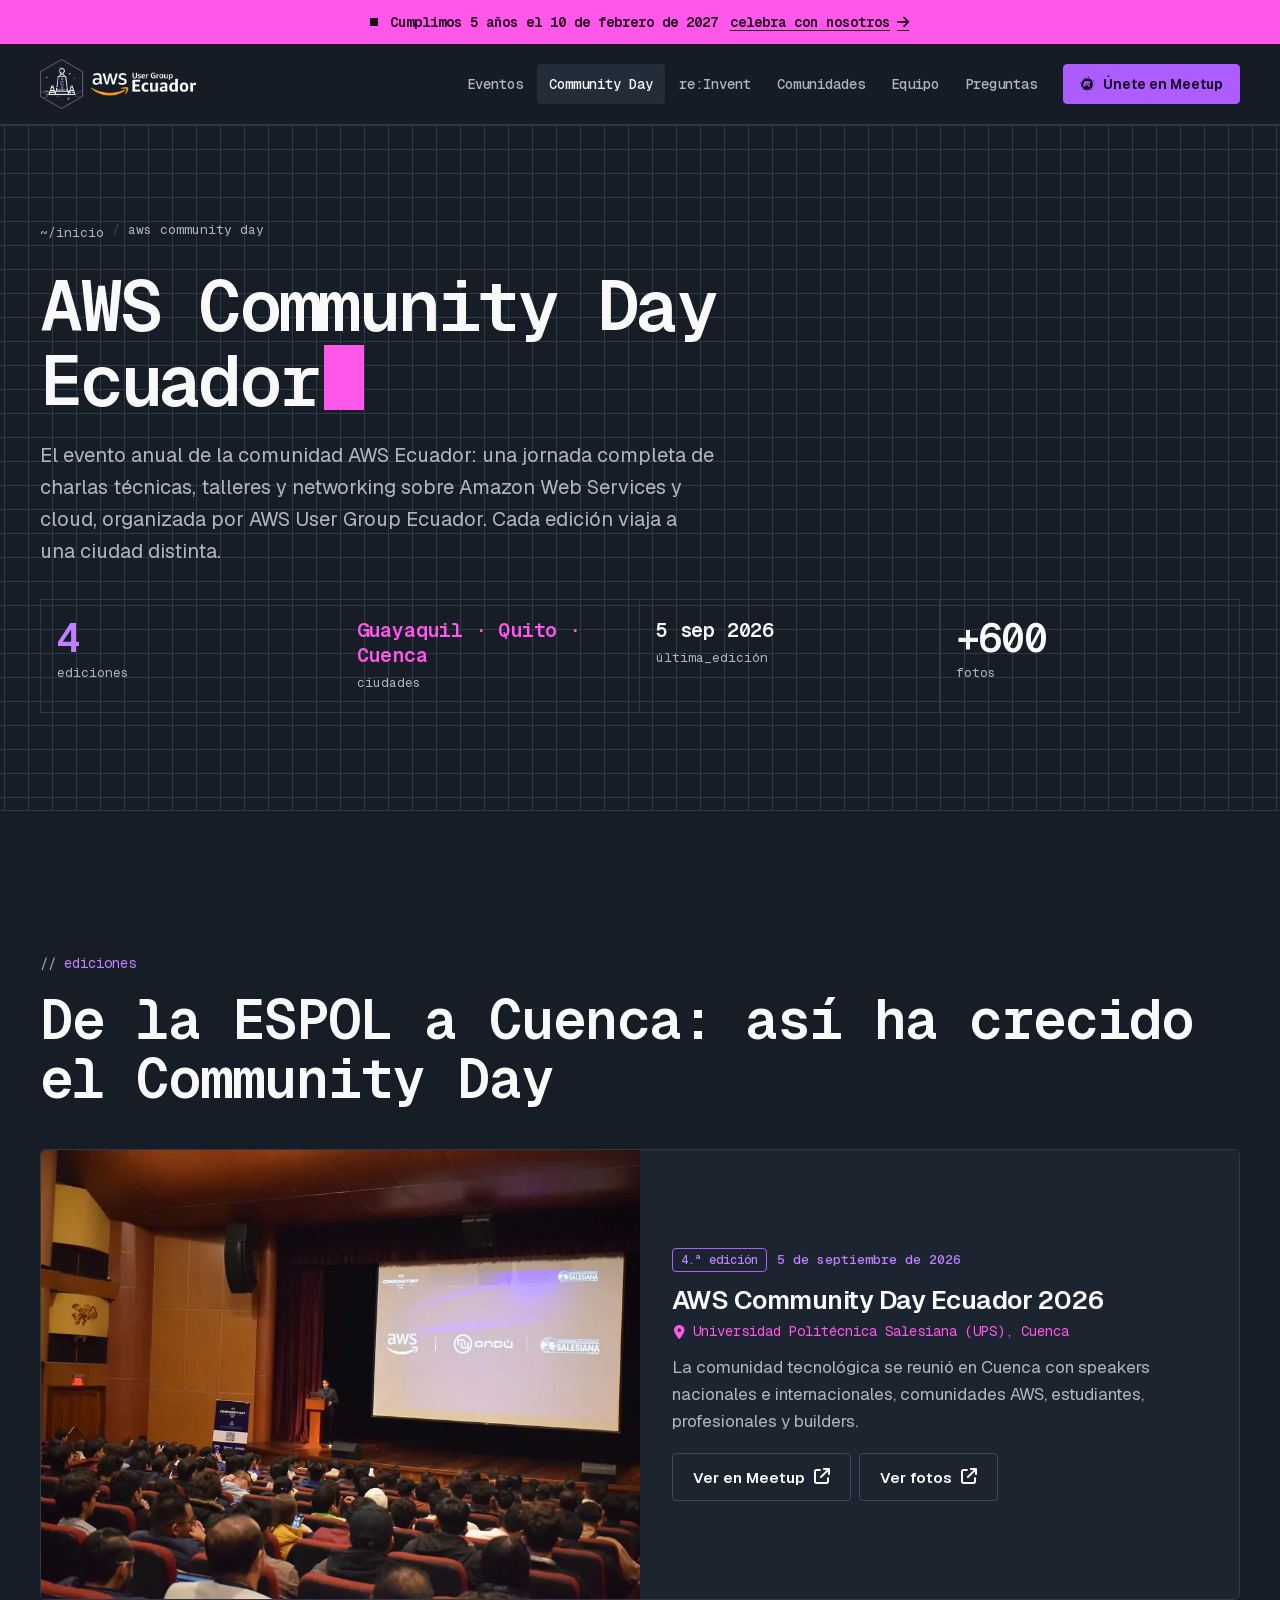
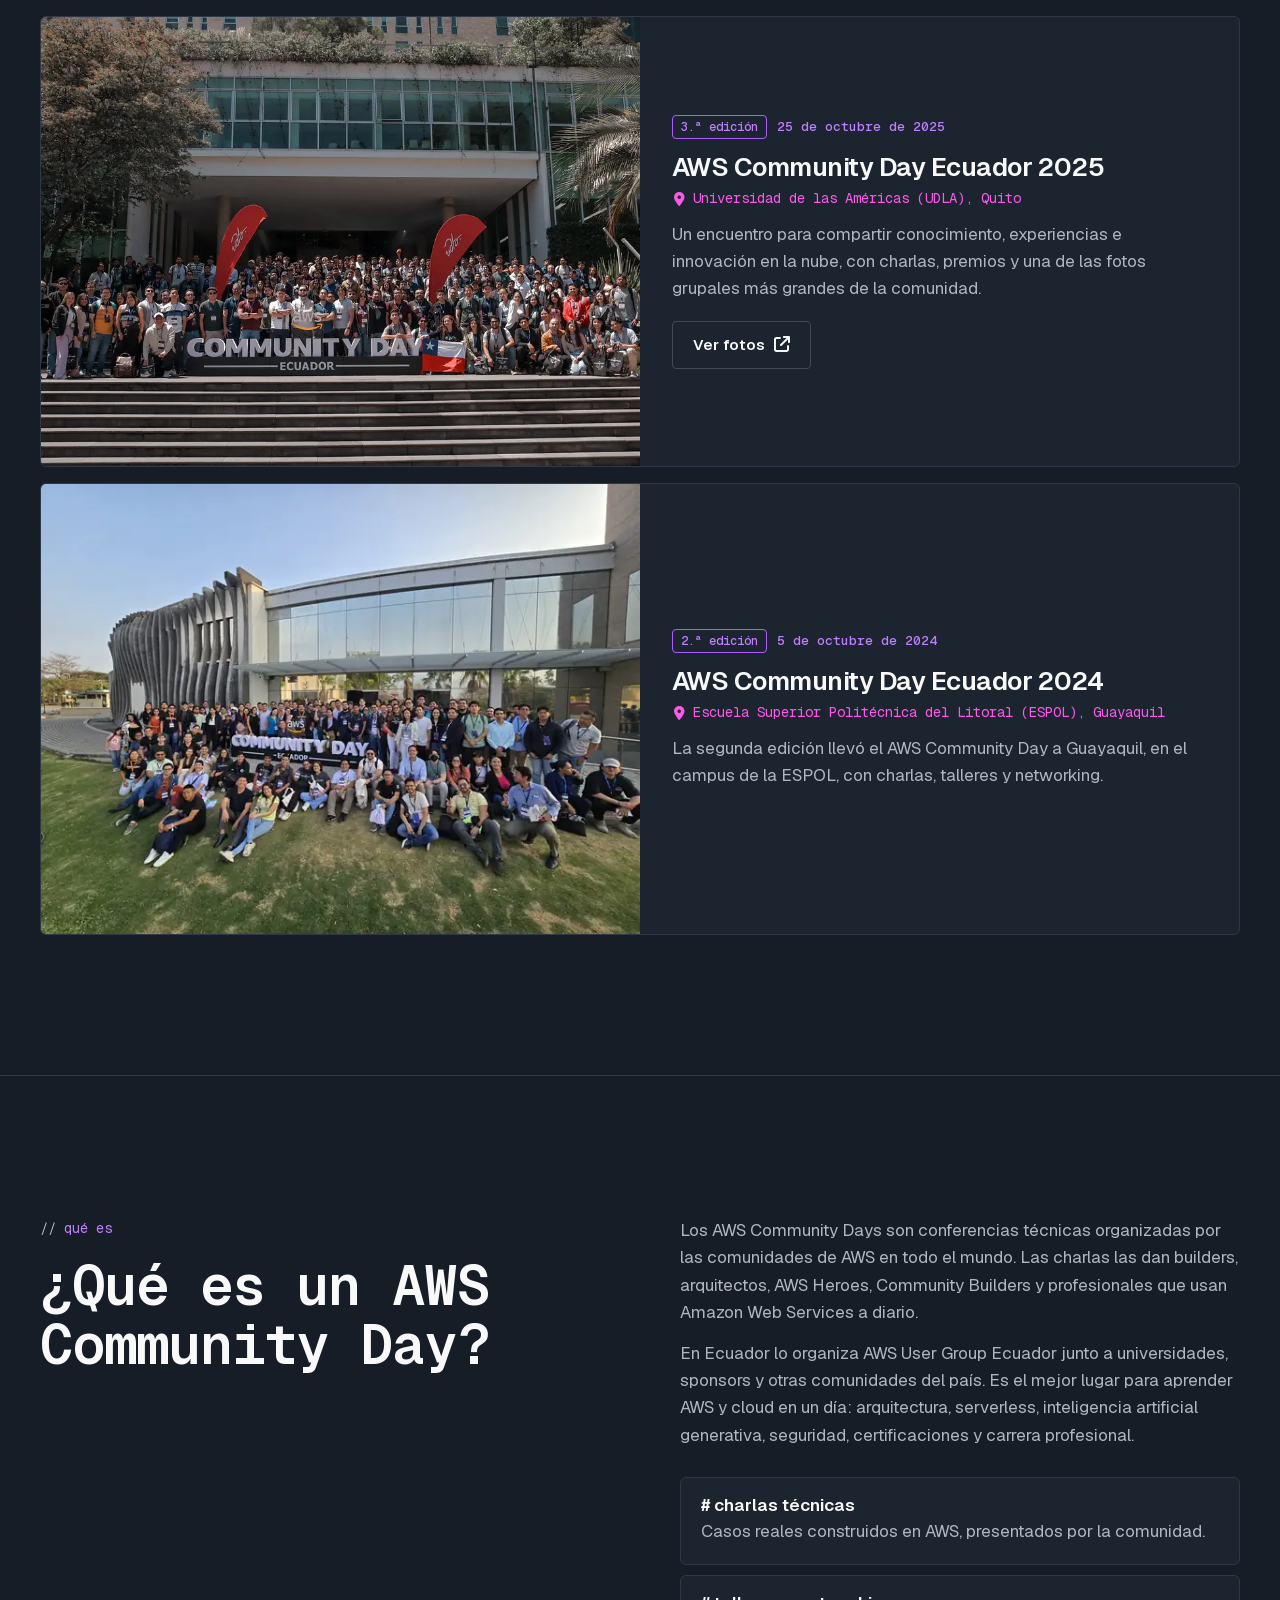
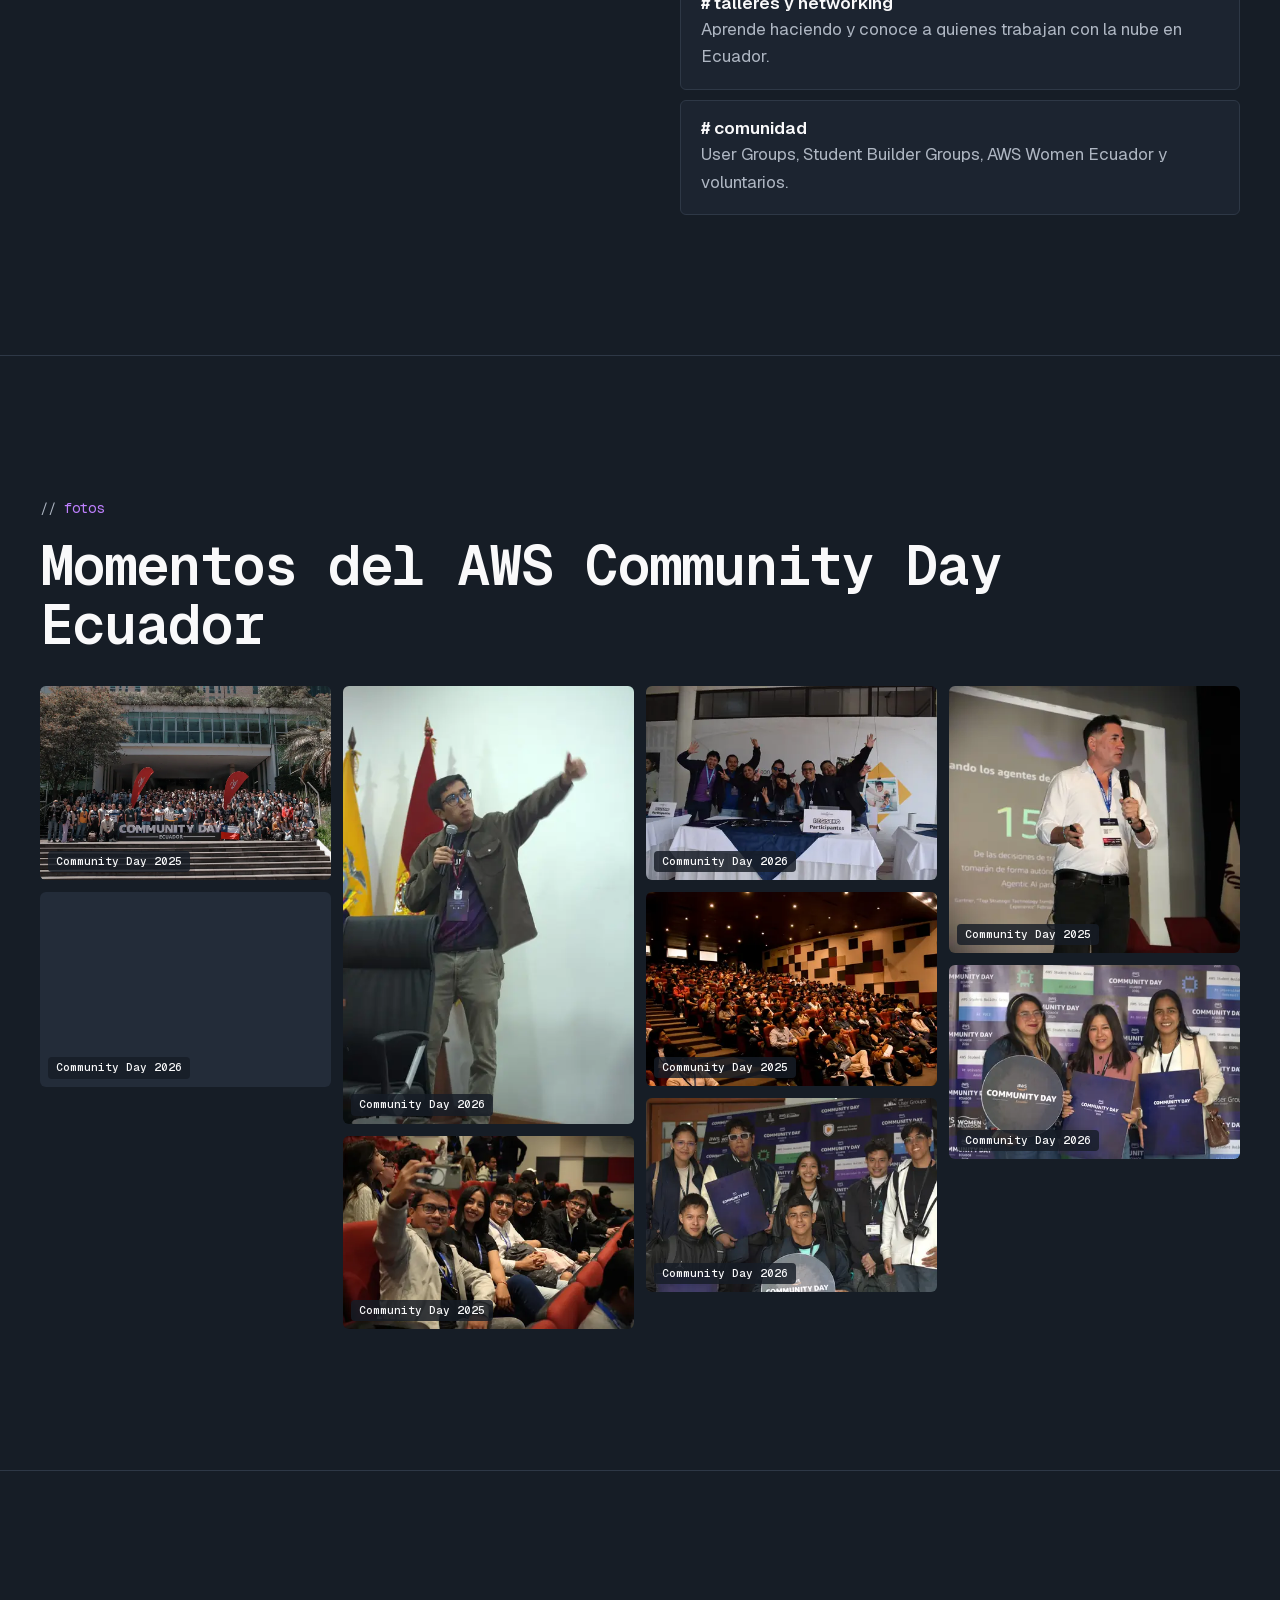
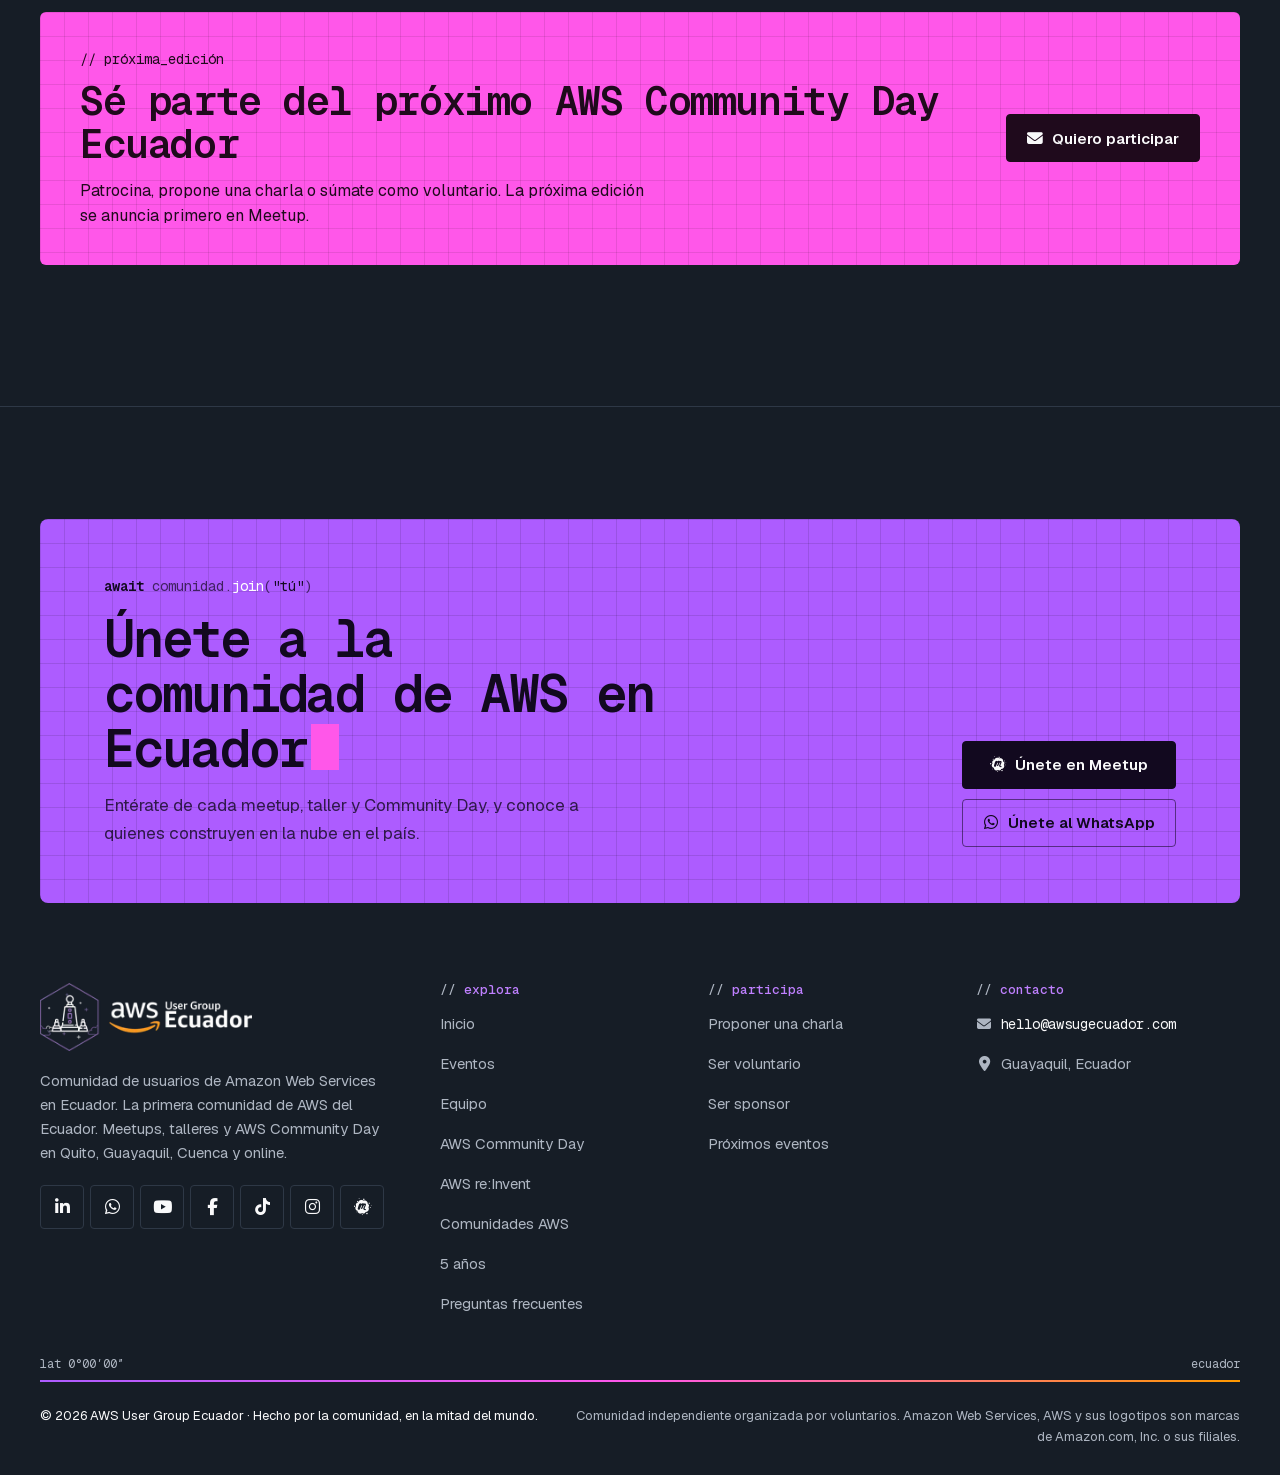
<file: aws-community-day/index.html>
<!doctype html>
<html lang="es-EC">
<head>
<meta charset="utf-8">
<script>if(location.hostname==='awsugecuador.com')location.replace('https://www.awsugecuador.com'+location.pathname+location.search+location.hash)</script>
<!-- Google Tag Manager (GTM-M5F6GRM), carga diferida: primera interacción o 4 s después de cargar -->
<script>window.dataLayer=window.dataLayer||[];(function(w,d){var ev=['scroll','pointerdown','keydown','touchstart'],done=false;function load(){if(done)return;done=true;ev.forEach(function(e){w.removeEventListener(e,load)});w.dataLayer.push({'gtm.start':new Date().getTime(),event:'gtm.js'});var j=d.createElement('script');j.async=true;j.src='https://www.googletagmanager.com/gtm.js?id=GTM-M5F6GRM';d.head.appendChild(j)}ev.forEach(function(e){w.addEventListener(e,load,{passive:true})});w.addEventListener('load',function(){setTimeout(load,4000)})})(window,document);</script>
<!-- End Google Tag Manager -->
<meta name="viewport" content="width=device-width, initial-scale=1, viewport-fit=cover">
<title>AWS Community Day Ecuador | Ediciones, sedes y fotos</title>
<meta name="description" content="AWS Community Day Ecuador: el evento anual de la comunidad AWS del país. Ediciones en ESPOL Guayaquil, UDLA Quito y UPS Cuenca. Fotos, sedes y cómo participar.">
<meta name="keywords" content="AWS Ecuador, AWS User Group Ecuador, AWS User Group en Ecuador, comunidad AWS, comunidad AWS Ecuador, comunidad AWS en Ecuador, cloud Ecuador, comunidad cloud Ecuador, Amazon Web Services Ecuador, AWS Community Day Ecuador, AWS Quito, AWS Guayaquil, AWS Cuenca, certificación AWS Ecuador, Alexis Polo, líder fundador AWS User Group Ecuador, primera comunidad de AWS en Ecuador, AWS re:Invent Ecuador, AWS Women Ecuador, AWS Student Builder Group Ecuador">
<meta name="author" content="AWS User Group Ecuador · Alexis Polo">
<link rel="canonical" href="https://www.awsugecuador.com/aws-community-day/">
<link rel="alternate" hreflang="es-EC" href="https://www.awsugecuador.com/aws-community-day/">
<link rel="alternate" hreflang="x-default" href="https://www.awsugecuador.com/aws-community-day/">
<meta name="robots" content="index, follow, max-image-preview:large, max-snippet:-1, max-video-preview:-1">
<meta name="theme-color" content="#161D26">
<meta name="color-scheme" content="dark">
<meta property="og:type" content="website">
<meta property="og:locale" content="es_EC">
<meta property="og:site_name" content="AWS User Group Ecuador">
<meta property="og:title" content="AWS Community Day Ecuador | Ediciones, sedes y fotos">
<meta property="og:description" content="AWS Community Day Ecuador: el evento anual de la comunidad AWS del país. Ediciones en ESPOL Guayaquil, UDLA Quito y UPS Cuenca. Fotos, sedes y cómo participar.">
<meta property="og:url" content="https://www.awsugecuador.com/aws-community-day/">
<meta property="og:image" content="https://www.awsugecuador.com/img/og-awsugecuador.jpg">
<meta property="og:image:width" content="1200">
<meta property="og:image:height" content="630">
<meta property="og:image:alt" content="La comunidad de AWS en Ecuador: AWS User Group Ecuador">
<meta name="twitter:card" content="summary_large_image">
<meta name="twitter:title" content="AWS Community Day Ecuador | Ediciones, sedes y fotos">
<meta name="twitter:description" content="AWS Community Day Ecuador: el evento anual de la comunidad AWS del país. Ediciones en ESPOL Guayaquil, UDLA Quito y UPS Cuenca. Fotos, sedes y cómo participar.">
<meta name="twitter:image" content="https://www.awsugecuador.com/img/og-awsugecuador.jpg">
<link rel="icon" href="/favicon.ico" sizes="48x48">
<link rel="icon" href="/img/favicon-32.png" sizes="32x32" type="image/png">
<link rel="icon" href="/img/favicon-192.png" sizes="192x192" type="image/png">
<link rel="apple-touch-icon" href="/img/apple-touch-icon.png">
<link rel="manifest" href="/site.webmanifest">
<link rel="preload" href="/fonts/geist-mono-latin.woff2" as="font" type="font/woff2" crossorigin>
<link rel="preload" href="/fonts/geist-latin.woff2" as="font" type="font/woff2" crossorigin>
<link rel="preload" href="/fonts/fa-brands-a2ce9d39.woff2" as="font" type="font/woff2" crossorigin>
<link rel="preload" href="/fonts/fa-solid-4832c2c9.woff2" as="font" type="font/woff2" crossorigin>
<style>@font-face{font-family:'Geist';font-style:normal;font-weight:400 700;font-display:swap;src:url(/fonts/geist-latin.woff2) format('woff2')}@font-face{font-family:'Geist Mono';font-style:normal;font-weight:400 700;font-display:swap;src:url(/fonts/geist-mono-latin.woff2) format('woff2')}:root{color-scheme:dark;--bg:#161D26;--bg-2:#1C2430;--bg-3:#232C39;--line:#2E3846;--line-2:#3E4A5A;--text:#F9F9FA;--text-2:#AEB6C2;--purple:#AD5CFF;--purple-2:#BF80FF;--pink:#FF57E9;--orange:#FF9900;--cyan:#3AB0FF;--green:#2BD47D;--on-purple:#12091F;--sans:'Geist',system-ui,-apple-system,'Segoe UI',sans-serif;--mono:'Geist Mono',ui-monospace,'SFMono-Regular',Menlo,monospace;--gutter:20px;--max:1280px;--section:clamp(72px,11vw,144px);--grid:linear-gradient(var(--line) 1px,transparent 1px) 0 0 / 24px 24px,linear-gradient(90deg,var(--line) 1px,transparent 1px) 0 0 / 24px 24px}*,*::before,*::after{box-sizing:border-box}html{-webkit-text-size-adjust:100%;scroll-padding-top:96px}@media (prefers-reduced-motion:no-preference){html{scroll-behavior:smooth}}body{margin:0;background:var(--bg);color:var(--text);font-family:var(--sans);font-size:1.0625rem;line-height:1.6;-webkit-font-smoothing:antialiased}img{display:block;max-width:100%;height:auto}a{color:inherit}h1,h2,h3{margin:0;font-weight:600;line-height:1.1}p{margin:0}ul,ol{margin:0;padding:0;list-style:none}::selection{background:var(--purple);color:var(--on-purple)}:focus-visible{outline:2px solid var(--pink);outline-offset:3px}.skip{position:absolute;left:12px;top:-60px;z-index:100;background:var(--purple);color:var(--on-purple);padding:12px 16px;text-decoration:none;font-weight:600}.skip:focus{top:12px}.wrap{width:100%;max-width:var(--max);margin-inline:auto;padding-inline:var(--gutter)}.mono{font-family:var(--mono)}.kw{color:var(--purple)}.fn{color:var(--pink)}.str{color:var(--green)}.cm{color:var(--text-2)}.site-header{position:sticky;top:0;z-index:50;background:rgba(22,29,38,.9);-webkit-backdrop-filter:blur(12px);backdrop-filter:blur(12px);border-bottom:1px solid var(--line)}.header-row{display:flex;align-items:center;justify-content:space-between;height:72px;gap:16px}.brand{display:inline-flex;align-items:center;min-height:44px;text-decoration:none}.brand img{height:44px;width:auto}.nav-toggle{display:inline-flex;align-items:center;gap:10px;min-height:44px;padding:0 12px;border:1px solid var(--line-2);border-radius:4px;background:none;color:var(--text);font:500 .8125rem/1 var(--mono);cursor:pointer}.nav-toggle .bars{position:relative;width:18px;height:10px;flex:none}.nav-toggle .bars::before,.nav-toggle .bars::after{content:'';position:absolute;left:0;right:0;height:2px;background:currentColor;transition:transform .25s,top .25s}.nav-toggle .bars::before{top:0}.nav-toggle .bars::after{top:8px}.nav-toggle[aria-expanded="true"] .bars::before{top:4px;transform:rotate(45deg)}.nav-toggle[aria-expanded="true"] .bars::after{top:4px;transform:rotate(-45deg)}.site-nav{position:fixed;inset:72px 0 0 0;background:var(--bg);padding:16px var(--gutter) 40px;display:none;flex-direction:column;overflow-y:auto}.site-nav.open{display:flex}.site-nav li a{display:flex;align-items:center;gap:12px;padding:16px 0;border-bottom:1px solid var(--line);font-family:var(--mono);font-size:1.375rem;font-weight:500;text-decoration:none}.site-nav li a::before{content:'>';color:var(--purple)}.site-nav li a[aria-current="page"]{color:var(--purple-2)}.site-nav .btn{margin-top:32px;align-self:flex-start}.btn{display:inline-flex;align-items:center;justify-content:center;gap:.6em;min-height:48px;padding:0 20px;border:1px solid var(--text);border-radius:4px;background:var(--text);color:var(--bg);font:600 .9375rem/1 var(--sans);text-decoration:none;transition:background-color .2s,border-color .2s,color .2s}.btn i{font-size:1.05em;flex:none}.btn-purple{background:var(--purple);border-color:var(--purple);color:var(--on-purple)}.btn-ghost{background:transparent;color:var(--text);border-color:var(--line-2)}@media (hover:hover){.btn:hover{background:var(--purple-2);border-color:var(--purple-2);color:var(--on-purple)}.btn-ghost:hover{background:transparent;border-color:var(--purple-2);color:var(--purple-2)}}.link{display:inline-flex;align-items:center;gap:.55em;min-height:44px;font-weight:600;text-decoration:none;transition:color .2s}.link i{font-size:.9em;flex:none;transition:transform .2s}@media (hover:hover){.link:hover{color:var(--purple-2)}.link:hover i{transform:translateX(3px)}}.tags{display:flex;flex-wrap:wrap;gap:8px}.tag{display:inline-flex;align-items:center;min-height:28px;padding:0 10px;border:1px solid var(--line-2);border-radius:4px;font:400 .8125rem/1 var(--mono);color:var(--text-2)}.badge{display:inline-flex;align-items:center;min-height:24px;padding:0 8px;border:1px solid var(--line-2);border-radius:4px;font:500 .75rem/1 var(--mono);color:var(--text)}.badge.p{border-color:var(--purple);color:var(--purple-2)}.eyebrow{display:block;font-family:var(--mono);font-size:.875rem;color:var(--purple-2);margin-bottom:16px}.eyebrow::before{content:'// ';color:var(--text-2)}.hero{position:relative;padding-top:clamp(40px,8vw,96px);overflow:hidden}.prompt{font-family:var(--mono);font-size:.875rem;color:var(--text-2);margin-bottom:20px;overflow-wrap:anywhere}.hero h1{font-family:var(--mono);font-weight:600;font-size:clamp(2.25rem,9.6vw,5rem);line-height:1.04;letter-spacing:-0.04em}.hero h1 .hl{color:var(--purple)}.cursor{display:inline-block;width:.55em;height:.9em;margin-left:.08em;vertical-align:-0.06em;background:var(--pink)}@media (prefers-reduced-motion:no-preference){.cursor{animation:blink 1.1s steps(1) infinite}}@keyframes blink{50%{opacity:0}}.hero-lede{margin-top:24px;max-width:40ch;font-size:clamp(1.0625rem,2vw,1.25rem);color:var(--text-2)}.hero-lede strong{color:var(--text);font-weight:600}.hero-actions{margin-top:32px;display:flex;flex-wrap:wrap;gap:12px}.art{position:relative;margin-top:48px;aspect-ratio:1 / 1;max-width:480px;border:1px solid var(--line);background:var(--grid),var(--bg-2)}.art .pixel{position:absolute;inset:8%;width:84%;height:84%}.art-label{position:absolute;left:12px;bottom:10px;font:400 .75rem/1 var(--mono);color:var(--pink)}.art-label.r{left:auto;right:12px;color:var(--text-2)}@media (prefers-reduced-motion:no-preference){.spark{animation:twinkle 2.4s steps(2) infinite}.spark.s2{animation-delay:.6s}.spark.s3{animation-delay:1.2s}.spark.s4{animation-delay:1.8s}}@keyframes twinkle{50%{opacity:.15}}.stats{display:grid;grid-template-columns:1fr 1fr;margin-top:56px;border:1px solid var(--line)}.stats div{padding:18px 16px 20px;border-bottom:1px solid var(--line);display:flex;flex-direction:column-reverse;justify-content:flex-end;gap:6px}.stats div:nth-child(odd){border-right:1px solid var(--line)}.stats div:nth-last-child(-n+2){border-bottom:0}.stats dt{font:400 .8125rem/1.4 var(--mono);color:var(--text-2)}.stats dd{margin:0;font:600 clamp(1.75rem,6vw,2.5rem)/1 var(--mono);letter-spacing:-0.03em}.stats dd.t{font-size:clamp(1.0625rem,3vw,1.25rem);line-height:1.25;letter-spacing:-0.01em}.stats div:nth-child(1) dd{color:var(--purple-2)}.stats div:nth-child(2) dd{color:var(--pink)}.photo-band{margin-top:56px;position:relative}.photo-band img{width:100%;aspect-ratio:4 / 5;object-fit:cover;object-position:42% 62%}.photo-band figure{margin:0;position:relative}.photo-band figure::after{content:'';position:absolute;left:0;right:0;top:30%;height:2px;background:var(--pink);box-shadow:0 0 12px var(--pink)}.photo-band figcaption{padding:12px var(--gutter) 0;font:400 .8125rem/1.4 var(--mono);color:var(--text-2)}.photo-band figcaption b{color:var(--pink);font-weight:500}.section{padding-block:var(--section)}.section + .section{border-top:1px solid var(--line)}.h2,.section-head h2{font-family:var(--mono);font-weight:600;font-size:clamp(1.875rem,6.4vw,3.5rem);line-height:1.06;letter-spacing:-0.035em}.section-head p{margin-top:20px;max-width:54ch;color:var(--text-2);font-size:1.0625rem}.muted{color:var(--text-2)}.bento{display:grid;gap:12px;margin-top:40px}.cell{position:relative;padding:24px 20px 26px;border:1px solid var(--line);border-radius:6px;background:var(--bg-2);transition:border-color .2s}@media (hover:hover){.cell:hover{border-color:var(--purple)}}.cell .tag{margin-bottom:18px}.cell h3{font-size:1.25rem;font-weight:600;letter-spacing:-0.015em}.cell p{margin-top:8px;color:var(--text-2)}.cell.hi{background:var(--purple);border-color:var(--purple);color:var(--on-purple);background-image:linear-gradient(rgba(18,9,31,.12) 1px,transparent 1px),linear-gradient(90deg,rgba(18,9,31,.12) 1px,transparent 1px);background-size:24px 24px}.cell.hi p{color:rgba(18,9,31,.78)}.cell.hi .tag{border-color:rgba(18,9,31,.4);color:var(--on-purple)}.cell.hi h3{font-family:var(--mono);font-size:clamp(1.5rem,4.4vw,2rem);letter-spacing:-0.03em}.cd{display:grid;gap:32px}.cd figure{margin:0;border:1px solid var(--line);border-radius:6px;overflow:hidden}.cd img{width:100%;aspect-ratio:4 / 3;object-fit:cover}#community-day .cd img{aspect-ratio:16 / 9;object-position:50% 70%}.cd .meta{display:grid;grid-template-columns:auto 1fr;gap:10px 20px;margin:28px 0;padding:18px 0;border-block:1px solid var(--line)}.cd .meta dt{font:400 .875rem/1.5 var(--mono);color:var(--text-2)}.cd .meta dd{margin:0;font-weight:600}.cd .actions{display:flex;flex-wrap:wrap;gap:12px}.feed{margin-top:40px;border-top:1px solid var(--line)}.event{position:relative;display:grid;gap:10px;padding:24px 0 26px;border-bottom:1px solid var(--line)}.event .top{display:flex;flex-wrap:wrap;align-items:center;gap:8px 12px;font:400 .8125rem/1.4 var(--mono);color:var(--text-2)}.event time{color:var(--purple-2);font-weight:500}.event h3{font-size:clamp(1.25rem,3.4vw,1.625rem);font-weight:600;letter-spacing:-0.02em;line-height:1.2;max-width:34ch;transition:color .2s}.event h3 a{text-decoration:none}.event h3 a::after{content:'';position:absolute;inset:0}.event p{color:var(--text-2);max-width:62ch}.event .where{display:inline-flex;align-items:center;gap:.5em}.event .tags{position:relative;z-index:1;pointer-events:none}@media (hover:hover){.event:hover h3{color:var(--purple-2)}}.events-foot{margin-top:32px;display:flex;flex-wrap:wrap;gap:12px}.gallery{display:grid;grid-template-columns:1fr 1fr;gap:8px}.gallery figure{margin:0;overflow:hidden;border-radius:6px;background:var(--bg-2)}.gallery img{width:100%;height:100%;object-fit:cover}.gallery .g1{grid-column:1 / -1;aspect-ratio:16 / 10}.gallery .g2,.gallery .g3{aspect-ratio:3 / 4}.gallery-cap{margin-top:12px;font:400 .8125rem/1.4 var(--mono);color:var(--text-2)}.team{display:grid;grid-template-columns:1fr;gap:12px;margin-top:40px}.member{display:grid;grid-template-columns:112px 1fr;column-gap:16px;align-content:center;padding:12px;border:1px solid var(--line);border-radius:6px;background:var(--bg-2)}.member figure{grid-row:1 / span 3;margin:0;width:112px;height:112px;border-radius:6px;overflow:hidden;background:var(--bg-3)}.member img{width:100%;height:100%;aspect-ratio:1 / 1;object-fit:cover;object-position:50% 25%}.member h3{align-self:end;font-size:1.125rem;font-weight:600;letter-spacing:-0.01em}.member .badges{display:flex;flex-wrap:wrap;gap:6px;margin-top:8px}.member .social{display:flex;gap:4px;margin:6px 0 0 -10px}.icon-btn{display:grid;place-items:center;width:44px;height:44px;line-height:1;border-radius:4px;text-decoration:none;color:var(--text-2);font-size:1.0625rem;transition:background-color .2s,color .2s}@media (hover:hover){.icon-btn:hover{background-color:var(--bg-3);color:var(--purple-2)}}.sponsors{display:grid;grid-template-columns:1fr;gap:12px;margin-top:40px}.sponsors li{display:grid;place-items:center;min-height:104px;padding:24px;border:1px solid var(--line);border-radius:6px;background:var(--bg-2)}.sponsors img{max-height:36px;width:auto;max-width:100%;filter:brightness(0) invert(1);opacity:.88;transition:opacity .2s}@media (hover:hover){.sponsors li:hover img{opacity:1}}.cta-card{margin-top:24px;display:grid;gap:20px;padding:28px 22px;border-radius:6px;background:var(--pink);color:#1F0A1C;background-image:linear-gradient(rgba(31,10,28,.1) 1px,transparent 1px),linear-gradient(90deg,rgba(31,10,28,.1) 1px,transparent 1px);background-size:24px 24px}.cta-card p{font:600 clamp(1.25rem,3.6vw,1.75rem)/1.2 var(--mono);letter-spacing:-0.03em;max-width:26ch}.cta-card .btn{justify-self:start;background:#1F0A1C;border-color:#1F0A1C;color:var(--text)}@media (hover:hover){.cta-card .btn:hover{background:var(--text);border-color:var(--text);color:#1F0A1C}}.faq{margin-top:40px;display:grid;gap:10px}.faq details{border:1px solid var(--line);border-radius:6px;background:var(--bg-2);transition:border-color .2s}.faq details[open]{border-color:var(--purple)}.faq summary{display:flex;align-items:center;justify-content:space-between;gap:16px;min-height:64px;padding:14px 16px 14px 20px;cursor:pointer;list-style:none;font-size:1.0625rem;font-weight:600;line-height:1.35}.faq summary::-webkit-details-marker{display:none}.faq summary::after{content:'';flex:none;width:32px;height:32px;border-radius:4px;border:1px solid var(--line-2);color:var(--text);background:linear-gradient(currentColor,currentColor) center / 12px 2px no-repeat,linear-gradient(currentColor,currentColor) center / 2px 12px no-repeat;transition:background-color .2s,color .2s,border-color .2s}@media (hover:hover){.faq summary:hover::after{border-color:var(--purple);color:var(--purple-2)}}.faq details[open]>summary::after{background:linear-gradient(currentColor,currentColor) center / 12px 2px no-repeat;background-color:var(--purple);border-color:var(--purple);color:var(--on-purple)}.faq .answer{padding:0 20px 22px;color:var(--text-2);max-width:70ch}.faq .answer a{color:var(--purple-2);font-weight:600}.site-footer{border-top:1px solid var(--line);padding-top:clamp(56px,9vw,112px);padding-bottom:28px}.join-card{display:grid;gap:28px;padding:32px 22px;border-radius:8px;background:var(--purple);color:var(--on-purple);background-image:linear-gradient(rgba(18,9,31,.12) 1px,transparent 1px),linear-gradient(90deg,rgba(18,9,31,.12) 1px,transparent 1px);background-size:24px 24px}.join-card .prompt{color:rgba(18,9,31,.7);margin-bottom:14px}.join-card .prompt .kw{color:var(--on-purple);font-weight:600}.join-card .prompt .fn{color:#FFFFFF}.join-card .prompt .str{color:#12091F}.join-card h2{font:600 clamp(1.75rem,6.4vw,3.25rem)/1.06 var(--mono);letter-spacing:-0.04em;max-width:18ch}.join-card .cursor{background:var(--pink)}.join-lede{margin-top:16px;max-width:46ch;color:rgba(18,9,31,.8)}.join-actions{display:flex;flex-wrap:wrap;gap:10px}.join-card .btn{background:var(--on-purple);border-color:var(--on-purple);color:var(--text)}.join-card .btn-dark{background:transparent;border-color:rgba(18,9,31,.55);color:var(--on-purple)}@media (hover:hover){.join-card .btn:hover{background:var(--text);border-color:var(--text);color:var(--on-purple)}.join-card .btn-dark:hover{background:var(--on-purple);border-color:var(--on-purple);color:var(--text)}}.footer-grid{display:grid;grid-template-columns:1fr 1fr;gap:40px 24px;margin-top:64px}.footer-brand{grid-column:1 / -1}.footer-brand img{height:68px;width:auto}.footer-brand p{margin-top:18px;max-width:38ch;color:var(--text-2);font-size:.9375rem}.footer-brand .social{display:flex;flex-wrap:wrap;gap:6px;margin-top:20px}.footer-brand .icon-btn{border:1px solid var(--line);color:var(--text)}@media (hover:hover){.footer-brand .icon-btn:hover{border-color:var(--purple);background-color:var(--bg-3);color:var(--purple-2)}}.footer-col h2{font:500 .8125rem/1 var(--mono);color:var(--purple-2);margin-bottom:8px}.footer-col h2::before{content:'// ';color:var(--text-2)}.footer-col a,.footer-col .plain{display:inline-flex;align-items:center;gap:.6em;min-height:40px;text-decoration:none;color:var(--text-2);font-size:.9375rem;transition:color .2s}.footer-col i{width:1.1em;text-align:center;flex:none;color:var(--text-2)}@media (hover:hover){.footer-col a:hover{color:var(--text)}}.footer-col:last-child{grid-column:1 / -1}.footer-col .mail{color:var(--text);font-family:var(--mono);font-size:.875rem;word-break:break-all}.equator-bar{position:relative;margin-top:56px;height:2px;background:linear-gradient(90deg,var(--purple),var(--pink),var(--orange))}.equator-bar span{position:absolute;top:-22px;font:400 .75rem/1 var(--mono);color:var(--text-2)}.equator-bar span:last-child{right:0}.footer-meta{display:grid;gap:8px;margin-top:24px;color:var(--text-2);font-size:.8125rem}.footer-meta p:first-child{color:var(--text)}.page-hero{padding-top:clamp(40px,8vw,96px);padding-bottom:clamp(48px,7vw,80px);border-bottom:1px solid var(--line);background:var(--grid),var(--bg);background-position:center top}.page-hero h1{font-family:var(--mono);font-size:clamp(2.125rem,8.6vw,4.5rem);font-weight:600;letter-spacing:-0.045em;line-height:1.04;max-width:16ch}.page-hero p.lede{margin-top:20px;max-width:52ch;font-size:clamp(1.0625rem,2vw,1.25rem);color:var(--text-2)}.crumbs{margin-bottom:24px;font:400 .8125rem/1.4 var(--mono);color:var(--text-2)}.crumbs ol{display:flex;flex-wrap:wrap;gap:8px}.crumbs li + li::before{content:'/';margin-right:8px;color:var(--line-2)}.crumbs a{text-decoration:none;display:inline-flex;min-height:24px;align-items:center}@media (hover:hover){.crumbs a:hover{color:var(--purple-2)}}.notice{margin-top:32px;padding:22px 20px;display:grid;gap:16px;border:1px solid var(--purple);border-radius:6px;background:var(--bg-2)}.notice p{max-width:54ch}.split{display:grid;gap:32px}.split .body p + p{margin-top:14px}.split .body{color:var(--text-2)}.list{margin-top:28px;display:grid;gap:10px}.list li{padding:18px 20px;border:1px solid var(--line);border-radius:6px;background:var(--bg-2)}.list h3{font-size:1.0625rem;color:var(--text)}.list p{margin-top:4px}.announce{display:flex;align-items:center;justify-content:center;flex-wrap:wrap;gap:4px 12px;min-height:44px;padding:8px var(--gutter);text-align:center;text-decoration:none;background:var(--pink);color:#1F0A1C;font:600 .875rem/1.3 var(--mono)}.announce .dot{width:8px;height:8px;flex:none;background:#1F0A1C}@media (prefers-reduced-motion:no-preference){.announce .dot{animation:blink 1.1s steps(1) infinite}}.announce .go{display:inline-flex;align-items:center;gap:.45em;text-decoration:underline;text-underline-offset:3px}@media (hover:hover){.announce:hover .go i{transform:translateX(3px)}.announce .go i{transition:transform .2s}}.anniversary{padding-top:clamp(56px,8vw,96px)}.aniv-card{display:grid;gap:28px;padding:28px 22px;border:1px solid var(--purple);border-radius:8px;background:radial-gradient(120% 90% at 0% 0%,rgba(173,92,255,.22),transparent 60%),var(--grid),var(--bg-2)}.aniv-art{display:flex;align-items:flex-end;gap:14px;color:var(--purple)}.aniv-art .five{width:clamp(96px,26vw,200px);height:auto;filter:drop-shadow(6px 6px 0 var(--pink))}.aniv-years{font-size:clamp(1.5rem,5vw,2.5rem);font-weight:600;color:var(--text);letter-spacing:-0.03em}.aniv-body .prompt{margin-bottom:12px}.aniv-lede{margin-top:16px;max-width:52ch;color:var(--text-2)}.aniv-lede strong{color:var(--text)}.countdown{display:grid;grid-template-columns:repeat(4,1fr);gap:8px;margin-top:24px;max-width:460px}.countdown div{display:grid;place-items:center;gap:2px;padding:12px 4px;border:1px solid var(--line-2);border-radius:6px;background:var(--bg)}.countdown span{font:600 clamp(1.5rem,6vw,2.25rem)/1 var(--mono);letter-spacing:-0.03em;color:var(--text);font-variant-numeric:tabular-nums}.countdown div:first-child span{color:var(--pink)}.countdown small{font:400 .75rem/1 var(--mono);color:var(--text-2)}.aniv-body .hero-actions{margin-top:24px}.filters{display:flex;gap:8px;margin-top:32px;overflow-x:auto;padding-bottom:4px;scrollbar-width:none}.filters::-webkit-scrollbar{display:none}.chip{flex:none;min-height:40px;padding:0 14px;border:1px solid var(--line-2);border-radius:4px;background:transparent;color:var(--text-2);font:500 .8125rem/1 var(--mono);cursor:pointer;transition:background-color .2s,border-color .2s,color .2s}@media (hover:hover){.chip:hover{border-color:var(--purple);color:var(--text)}}.chip[aria-pressed="true"]{background:var(--purple);border-color:var(--purple);color:var(--on-purple)}.moments{margin-top:20px;columns:2;column-gap:8px}.moment{position:relative;margin:0 0 8px;break-inside:avoid;border-radius:6px;overflow:hidden;background:var(--bg-3)}.moment[hidden]{display:none}.moments:not(.expanded) .moment:nth-child(n+11){display:none}.more{margin-top:12px;width:100%}.moment img{width:100%;height:auto;transition:transform .5s ease}.moment figcaption{position:absolute;left:8px;bottom:8px;padding:4px 8px;border-radius:4px;background:rgba(22,29,38,.82);font:500 .6875rem/1.2 var(--mono);color:var(--text)}@media (hover:hover){.moment:hover img{transform:scale(1.04)}}.albums-title{margin-top:56px;font-size:.875rem;font-weight:500;color:var(--purple-2)}.albums{display:grid;grid-template-columns:1fr;gap:12px;margin-top:16px}#contenido .albums:first-child{margin-top:40px}.album a{display:grid;grid-template-columns:112px 1fr;align-items:stretch;border:1px solid var(--line);border-radius:6px;overflow:hidden;background:var(--bg-2);text-decoration:none;transition:border-color .2s}.album img{width:100%;height:100%;aspect-ratio:1;object-fit:cover}.a-body{display:grid;align-content:center;gap:4px;padding:14px 16px}.a-count{font:500 .75rem/1 var(--mono);color:var(--pink)}.album strong{font-size:1.0625rem;line-height:1.25}.a-meta{font:400 .8125rem/1.3 var(--mono);color:var(--text-2)}@media (hover:hover){.album a:hover{border-color:var(--purple)}.album a:hover strong{color:var(--purple-2)}}.section-head + .albums{margin-top:40px}.founder{margin-top:56px;padding:28px 22px;border:1px solid var(--purple);border-radius:8px;background:radial-gradient(120% 90% at 100% 0%,rgba(255,87,233,.14),transparent 60%),var(--bg-2)}.founder p{margin-top:16px;max-width:64ch;color:var(--text-2);font-size:1.0625rem}.founder .hero-actions{margin-top:24px}.founder-quote{margin:24px 0 0;padding:4px 0 4px 18px;border-left:3px solid var(--pink);font:500 clamp(1.0625rem,2.4vw,1.25rem)/1.45 var(--mono);color:var(--text);max-width:60ch;letter-spacing:-0.01em}@media (min-width:768px){.founder{padding:40px 48px}}.in-action{margin-top:64px}.action-grid{display:grid;grid-template-columns:1fr 1fr;gap:8px;margin-top:28px}.action-grid figure{position:relative;margin:0;border-radius:6px;overflow:hidden;background:var(--bg-3)}.action-grid img{width:100%;height:100%;object-fit:cover}.action-grid figure:nth-child(1),.action-grid figure:nth-child(4){grid-column:1 / -1;aspect-ratio:16 / 10}.action-grid figure:nth-child(2),.action-grid figure:nth-child(3){aspect-ratio:1}.action-grid figcaption{position:absolute;left:8px;bottom:8px;padding:4px 8px;border-radius:4px;background:rgba(22,29,38,.82);font:500 .6875rem/1.2 var(--mono)}@media (min-width:768px){.action-grid{grid-template-columns:2fr 1fr 1fr;grid-template-rows:repeat(2,clamp(200px,22vw,300px));gap:12px}.action-grid figure:nth-child(1){grid-column:1;grid-row:1 / 3;aspect-ratio:auto}.action-grid figure:nth-child(2),.action-grid figure:nth-child(3){aspect-ratio:auto}.action-grid figure:nth-child(4){grid-column:2 / 4;aspect-ratio:auto}}.reinvent{display:grid;gap:32px}.reinvent figure{margin:0;position:relative;border:1px solid var(--line);border-radius:6px;overflow:hidden}.reinvent img{width:100%;aspect-ratio:1;object-fit:cover}.reinvent figcaption{position:absolute;left:10px;bottom:10px;padding:5px 10px;border-radius:4px;background:rgba(22,29,38,.85);font:500 .75rem/1.2 var(--mono)}.reinvent figcaption b{color:var(--orange);font-weight:500}@media (min-width:1024px){.reinvent{grid-template-columns:1fr 1fr;gap:80px;align-items:center}.reinvent figure{max-width:560px;justify-self:end;width:100%}}.reinvent-strip{display:grid;grid-auto-flow:column;grid-auto-columns:62%;gap:10px;margin-top:32px;overflow-x:auto;scroll-snap-type:x mandatory;padding-bottom:8px;scrollbar-width:thin}.reinvent-strip figure{position:relative;margin:0;scroll-snap-align:start;border-radius:6px;overflow:hidden;background:var(--bg-3)}.reinvent-strip img{width:100%;aspect-ratio:4 / 5;object-fit:cover}.reinvent-strip figcaption{position:absolute;left:8px;bottom:8px;padding:4px 8px;border-radius:4px;background:rgba(22,29,38,.82);font:500 .6875rem/1.2 var(--mono)}@media (min-width:768px){.reinvent-strip{grid-auto-columns:30%;gap:12px}}@media (min-width:1024px){.reinvent-strip{grid-auto-flow:row dense;grid-template-columns:repeat(4,1fr);grid-auto-rows:clamp(240px,24vw,340px);overflow:visible;margin-top:48px}.reinvent-strip img{height:100%;aspect-ratio:auto}.reinvent-strip .wide{grid-column:span 2}}.section-sm{padding-block:clamp(48px,7vw,80px)}.h3-mono{font:500 .9375rem/1.4 var(--mono);color:var(--purple-2);letter-spacing:0}.cl-intro{margin-top:8px;font-size:.9375rem;max-width:60ch}.comm-list{display:grid;grid-template-columns:1fr;column-gap:32px;margin-top:20px;border-top:1px solid var(--line)}.comm-list a{display:grid;grid-template-columns:1fr auto;align-items:center;column-gap:12px;min-height:56px;padding:10px 0;border-bottom:1px solid var(--line);text-decoration:none;transition:color .2s}.cl-name{font-size:.9375rem;font-weight:500;line-height:1.3}.cl-meta{grid-column:1;font:400 .75rem/1.4 var(--mono);color:var(--text-2)}.comm-list i{grid-column:2;grid-row:1 / span 2;color:var(--text-2);font-size:1.05rem;transition:color .2s}@media (hover:hover){.comm-list a:hover .cl-name,.comm-list a:hover i{color:var(--purple-2)}}.sr-only{position:absolute;width:1px;height:1px;padding:0;margin:-1px;overflow:hidden;clip:rect(0,0,0,0);white-space:nowrap;border:0}@media (min-width:768px){.comm-list{grid-template-columns:1fr 1fr}}@media (min-width:1024px){.comm-list{grid-template-columns:repeat(3,1fr)}}.editions{display:grid;gap:16px;margin-top:40px}.edition{display:grid;border:1px solid var(--line);border-radius:6px;overflow:hidden;background:var(--bg-2)}.edition figure{margin:0}.edition img{width:100%;aspect-ratio:16 / 10;object-fit:cover}.edition-body{padding:22px 20px 24px}.edition-meta{display:flex;flex-wrap:wrap;align-items:center;gap:10px;font:500 .8125rem/1 var(--mono);color:var(--purple-2)}.edition h3{margin-top:14px;font-size:clamp(1.25rem,3.2vw,1.625rem);letter-spacing:-0.02em}.edition-place{display:flex;align-items:center;gap:.5em;margin:8px 0 12px;font:400 .875rem/1.4 var(--mono);color:var(--pink)}.edition-links{display:flex;flex-wrap:wrap;gap:8px;margin-top:18px}@media (min-width:768px){.edition{grid-template-columns:1fr 1fr;align-items:center}.edition img{aspect-ratio:4 / 3;height:100%}.edition-body{padding:32px}}.ri-gallery{display:grid;grid-template-columns:1fr 1fr;gap:8px;margin-top:32px}.ri-gallery figure{position:relative;margin:0;border-radius:6px;overflow:hidden;background:var(--bg-3)}.ri-gallery img{width:100%;height:100%;aspect-ratio:4 / 5;object-fit:cover}.ri-gallery .wide{grid-column:1 / -1}.ri-gallery .wide img{aspect-ratio:4 / 3}.ri-gallery figcaption{position:absolute;left:8px;bottom:8px;padding:4px 8px;border-radius:4px;background:rgba(22,29,38,.82);font:500 .6875rem/1.2 var(--mono)}@media (min-width:1024px){.ri-gallery{grid-template-columns:repeat(4,1fr);grid-auto-rows:clamp(240px,24vw,340px);gap:12px}.ri-gallery img,.ri-gallery .wide img{aspect-ratio:auto}.ri-gallery .wide{grid-column:span 2;grid-row:span 2}.ri-gallery .wide2{grid-column:span 2}}.city-blocks{display:grid;gap:40px}.city-block .comm-list{margin-top:12px}.hitos{margin-top:40px;border-left:2px solid var(--line-2);padding-left:24px;display:grid;gap:28px}.hito{position:relative}.hito::before{content:'';position:absolute;left:-31px;top:4px;width:12px;height:12px;background:var(--purple)}.hito.next::before{background:var(--pink)}.hito time{font:500 .8125rem/1 var(--mono);color:var(--purple-2)}.hito.next time{color:var(--pink)}.hito h3{margin-top:8px;font-size:1.25rem;letter-spacing:-0.015em}.hito p{margin-top:6px;color:var(--text-2);max-width:60ch}@media (prefers-reduced-motion:no-preference){.js .reveal{opacity:0;transform:translateY(16px);transition:opacity .6s ease,transform .6s ease}.js .reveal.in{opacity:1;transform:none}}@media (prefers-reduced-motion:reduce){*{transition:none !important}}@media (min-width:768px){:root{--gutter:40px}.stats{grid-template-columns:repeat(4,1fr)}.stats div,.stats div:nth-child(odd){border-bottom:0;border-right:1px solid var(--line)}.stats div:last-child{border-right:0}.photo-band img{aspect-ratio:16 / 9}.moments{columns:3;column-gap:12px}.moment{margin-bottom:12px}.albums{grid-template-columns:1fr 1fr}.aniv-card{grid-template-columns:auto 1fr;gap:48px;align-items:center;padding:40px}.aniv-art{flex-direction:column;align-items:flex-start}.photo-band figure{border-block:1px solid var(--line)}.bento{grid-template-columns:repeat(6,1fr)}.bento .cell{grid-column:span 3}.bento .cell.hi{grid-column:span 3}.gallery{grid-template-columns:repeat(12,1fr);gap:12px}.gallery .g1{grid-column:1 / 9;grid-row:1 / 3;aspect-ratio:auto}.gallery .g2{grid-column:9 / -1;aspect-ratio:4 / 3}.gallery .g3{grid-column:9 / -1;aspect-ratio:4 / 3}.team{grid-template-columns:repeat(2,1fr);gap:24px;align-items:start}.member{display:block;padding:0;border:0;background:none}.member figure{width:100%;height:auto}.member h3{margin-top:14px}.sponsors{grid-template-columns:repeat(3,1fr)}.cta-card{grid-template-columns:1fr auto;align-items:center;padding:36px 40px}.notice{grid-template-columns:1fr auto;align-items:center;padding:24px 28px}.join-card{grid-template-columns:1fr auto;align-items:end;gap:40px;padding:48px}.join-actions{flex-direction:column;align-items:stretch}.footer-grid{grid-template-columns:repeat(3,1fr)}.footer-col:last-child{grid-column:auto}.footer-meta{grid-template-columns:auto 1fr;gap:24px;align-items:start}.footer-meta .legal{text-align:right}}@media (min-width:1024px){.nav-toggle{display:none}.site-nav{position:static;display:flex;flex-direction:row;align-items:center;gap:8px;padding:0;background:none;overflow:visible}.site-nav ul{display:flex;gap:2px}.site-nav li a{padding:0 9px;min-height:40px;border:0;border-radius:4px;font-size:.8125rem;white-space:nowrap;color:var(--text-2);transition:background-color .2s,color .2s}.site-nav li a::before{content:none}.site-nav li a:hover{background:var(--bg-3);color:var(--text)}.site-nav li a[aria-current="page"]{color:var(--text);background:var(--bg-3)}.site-nav .btn{margin:0 0 0 6px;min-height:40px;padding:0 14px;font-size:.8125rem;white-space:nowrap}.hero-grid{display:grid;grid-template-columns:1.25fr 1fr;gap:64px;align-items:center}.art{margin-top:0;justify-self:end;width:100%}.photo-band img{aspect-ratio:21 / 9;object-position:50% 66%}.moments{columns:4}.moments:not(.expanded) .moment:nth-child(n+11){display:block}.moments:not(.expanded) .moment[hidden]{display:none}.more{display:none}.albums{grid-template-columns:repeat(4,1fr)}.album a{grid-template-columns:1fr}.album img{aspect-ratio:3 / 2}.aniv-card{padding:56px 64px;gap:72px}.bento{grid-template-columns:repeat(12,1fr)}.bento .cell{grid-column:span 4}.bento .cell.hi{grid-column:span 4}.bento .cell{min-height:240px;display:flex;flex-direction:column}.bento .cell .tag{align-self:flex-start;margin-bottom:auto}.bento .cell h3{margin-top:32px}.cd{grid-template-columns:1.2fr 1fr;gap:64px;align-items:center}.split-head{display:grid;grid-template-columns:1fr 1fr;gap:64px;align-items:end}.split-head p{margin-top:0}.event{grid-template-columns:1fr auto;column-gap:40px;padding:28px 0}.event .tags{grid-column:2;grid-row:1 / span 3;align-self:center;justify-content:flex-end;flex-wrap:nowrap}.gallery{grid-template-rows:repeat(2,clamp(200px,20vw,290px));gap:16px}.gallery .g2,.gallery .g3{aspect-ratio:auto}.team{grid-template-columns:repeat(4,1fr);gap:24px}.brand img{height:50px}.header-row{height:80px}.join-card{padding:56px 64px}.footer-grid{grid-template-columns:1.6fr 1fr 1fr 1.2fr;gap:48px;margin-top:80px}.footer-brand{grid-column:auto}.split{grid-template-columns:1fr 1fr;gap:80px}}@media (min-width:1280px){.site-nav li a{padding:0 12px;font-size:.875rem}.site-nav .btn{padding:0 16px;font-size:.875rem}}@media (min-width:1440px){:root{--gutter:48px}}@font-face{font-family:"Font Awesome 6 Free";font-style:normal;font-weight:900;font-display:swap;src:url(/fonts/fa-solid-4832c2c9.woff2) format("woff2")}@font-face{font-family:"Font Awesome 6 Brands";font-style:normal;font-weight:400;font-display:swap;src:url(/fonts/fa-brands-a2ce9d39.woff2) format("woff2")}.fa-solid,.fa-brands{display:inline-block;min-width:1em;text-align:center;line-height:1;font-style:normal;font-variant:normal;text-rendering:auto;-webkit-font-smoothing:antialiased;-moz-osx-font-smoothing:grayscale}.fa-solid{font-family:"Font Awesome 6 Free";font-weight:900}.fa-brands{font-family:"Font Awesome 6 Brands";font-weight:400}.fa-solid::before,.fa-brands::before{content:var(--fa)}.fa-arrow-right{--fa:"\f061"}.fa-arrow-up-right-from-square{--fa:"\f08e"}.fa-calendar-plus{--fa:"\f271"}.fa-envelope{--fa:"\f0e0"}.fa-facebook-f{--fa:"\f39e"}.fa-globe{--fa:"\f0ac"}.fa-images{--fa:"\f302"}.fa-instagram{--fa:"\f16d"}.fa-linkedin-in{--fa:"\f0e1"}.fa-location-dot{--fa:"\f3c5"}.fa-meetup{--fa:"\f2e0"}.fa-microphone{--fa:"\f130"}.fa-tiktok{--fa:"\e07b"}.fa-whatsapp{--fa:"\f232"}.fa-youtube{--fa:"\f167"}</style>
<script type="application/ld+json">
{
  "@context": "https://schema.org",
  "@graph": [
    {
      "@type": "Organization",
      "@id": "https://www.awsugecuador.com/#organization",
      "name": "AWS User Group Ecuador",
      "url": "https://www.awsugecuador.com/",
      "logo": "https://www.awsugecuador.com/img/icon-512.png"
    },
    {
      "@type": "CollectionPage",
      "@id": "https://www.awsugecuador.com/aws-community-day/#webpage",
      "url": "https://www.awsugecuador.com/aws-community-day/",
      "name": "AWS Community Day Ecuador | Ediciones, sedes y fotos",
      "description": "AWS Community Day Ecuador: el evento anual de la comunidad AWS del país. Ediciones en ESPOL Guayaquil, UDLA Quito y UPS Cuenca. Fotos, sedes y cómo participar.",
      "inLanguage": "es-EC",
      "isPartOf": {
        "@id": "https://www.awsugecuador.com/#website"
      },
      "about": {
        "@id": "https://www.awsugecuador.com/#organization"
      },
      "dateModified": "2026-10-03"
    },
    {
      "@type": "BreadcrumbList",
      "itemListElement": [
        {
          "@type": "ListItem",
          "position": 1,
          "name": "Inicio",
          "item": "https://www.awsugecuador.com/"
        },
        {
          "@type": "ListItem",
          "position": 2,
          "name": "AWS Community Day",
          "item": "https://www.awsugecuador.com/aws-community-day/"
        }
      ]
    },
    {
      "@type": "EventSeries",
      "@id": "https://www.awsugecuador.com/aws-community-day/#serie",
      "name": "AWS Community Day Ecuador",
      "url": "https://www.awsugecuador.com/aws-community-day/",
      "organizer": {
        "@id": "https://www.awsugecuador.com/#organization"
      },
      "subEvent": [
        {
          "@type": "Event",
          "name": "AWS Community Day Ecuador 2026",
          "startDate": "2026-09-05",
          "eventStatus": "https://schema.org/EventScheduled",
          "eventAttendanceMode": "https://schema.org/OfflineEventAttendanceMode",
          "location": {
            "@type": "Place",
            "name": "Universidad Politécnica Salesiana (UPS)",
            "address": {
              "@type": "PostalAddress",
              "addressLocality": "Cuenca",
              "addressCountry": "EC"
            }
          },
          "image": "https://www.awsugecuador.com/img/momentos/55516366381-1024.webp",
          "description": "La comunidad tecnológica se reunió en Cuenca con speakers nacionales e internacionales, comunidades AWS, estudiantes, profesionales y builders.",
          "organizer": {
            "@id": "https://www.awsugecuador.com/#organization"
          },
          "url": "https://www.awsugecuador.com/aws-community-day/"
        },
        {
          "@type": "Event",
          "name": "AWS Community Day Ecuador 2025",
          "startDate": "2025-10-25",
          "eventStatus": "https://schema.org/EventScheduled",
          "eventAttendanceMode": "https://schema.org/OfflineEventAttendanceMode",
          "location": {
            "@type": "Place",
            "name": "Universidad de las Américas (UDLA)",
            "address": {
              "@type": "PostalAddress",
              "addressLocality": "Quito",
              "addressCountry": "EC"
            }
          },
          "image": "https://www.awsugecuador.com/img/momentos/54882583284-1024.webp",
          "description": "Un encuentro para compartir conocimiento, experiencias e innovación en la nube, con charlas, premios y una de las fotos grupales más grandes de la comunidad.",
          "organizer": {
            "@id": "https://www.awsugecuador.com/#organization"
          },
          "url": "https://www.awsugecuador.com/aws-community-day/"
        },
        {
          "@type": "Event",
          "name": "AWS Community Day Ecuador 2024",
          "startDate": "2024-10-05",
          "eventStatus": "https://schema.org/EventScheduled",
          "eventAttendanceMode": "https://schema.org/OfflineEventAttendanceMode",
          "location": {
            "@type": "Place",
            "name": "Escuela Superior Politécnica del Litoral (ESPOL)",
            "address": {
              "@type": "PostalAddress",
              "addressLocality": "Guayaquil",
              "addressCountry": "EC"
            }
          },
          "image": "https://www.awsugecuador.com/img/community-day-2024-1024.webp",
          "description": "La segunda edición llevó el AWS Community Day a Guayaquil, en el campus de la ESPOL, con charlas, talleres y networking.",
          "organizer": {
            "@id": "https://www.awsugecuador.com/#organization"
          },
          "url": "https://www.awsugecuador.com/aws-community-day/"
        }
      ]
    }
  ]
}
</script>
</head>
<body>
<!-- Google Tag Manager (noscript) -->
<noscript><iframe src="https://www.googletagmanager.com/ns.html?id=GTM-M5F6GRM" height="0" width="0" style="display:none;visibility:hidden"></iframe></noscript>
<!-- End Google Tag Manager (noscript) -->
<a class="skip" href="#contenido">Saltar al contenido</a>

<a class="announce" href="/aniversario/"><span class="dot" aria-hidden="true"></span>Cumplimos 5 años el 10 de febrero de 2027<span class="go">celebra con nosotros <i class="fa-solid fa-arrow-right" aria-hidden="true"></i></span></a>
<header class="site-header">
  <div class="wrap header-row">
    <a class="brand" href="/" aria-label="AWS User Group Ecuador, inicio">
      <img src="/img/logo-awsugecuador-320.webp" srcset="/img/logo-awsugecuador-160.webp 160w, /img/logo-awsugecuador-240.webp 240w, /img/logo-awsugecuador-320.webp 320w, /img/logo-awsugecuador-480.webp 480w" sizes="(min-width: 1024px) 157px, 138px" width="157" height="50" alt="AWS User Group Ecuador">
    </a>
    <button class="nav-toggle" type="button" aria-expanded="false" aria-controls="site-nav"><span class="label">Menú</span><span class="bars" aria-hidden="true"></span></button>
    <nav class="site-nav" id="site-nav" aria-label="Principal">
      <ul><li><a href="/eventos/">Eventos</a></li><li><a href="/aws-community-day/" aria-current="page">Community Day</a></li><li><a href="/aws-reinvent/">re:Invent</a></li><li><a href="/comunidades/">Comunidades</a></li><li><a href="/equipo/">Equipo</a></li><li><a href="/preguntas-frecuentes/">Preguntas</a></li></ul>
      <a class="btn btn-purple" href="https://www.meetup.com/aws-ecuador/" rel="noopener" target="_blank"><i class="fa-brands fa-meetup" aria-hidden="true"></i>Únete en Meetup</a>
    </nav>
  </div>
</header>

<main id="contenido">

  <section class="page-hero" aria-labelledby="page-title">
    <div class="wrap">
      <nav class="crumbs" aria-label="Ruta de navegación"><ol><li><a href="/">~/inicio</a></li><li aria-current="page">aws community day</li></ol></nav>
      <h1 id="page-title">AWS Community Day Ecuador<span class="cursor" aria-hidden="true"></span></h1>
      <p class="lede">El evento anual de la comunidad AWS Ecuador: una jornada completa de charlas técnicas, talleres y networking sobre Amazon Web Services y cloud, organizada por AWS User Group Ecuador. Cada edición viaja a una ciudad distinta.</p>
      <dl class="stats" style="margin-top:32px">
        <div><dt>ediciones</dt><dd>4</dd></div>
        <div><dt>ciudades</dt><dd class="t">Guayaquil · Quito · Cuenca</dd></div>
        <div><dt>última_edición</dt><dd class="t">5 sep 2026</dd></div>
        <div><dt>fotos</dt><dd>+600</dd></div>
      </dl>
    </div>
  </section>

  <section class="section" aria-labelledby="ediciones-title">
    <div class="wrap">
      <div class="section-head">
        <span class="eyebrow">ediciones</span>
        <h2 id="ediciones-title">De la ESPOL a Cuenca: así ha crecido el Community Day</h2>
      </div>
      <div class="editions">
        <article class="edition">
          <figure><img src="/img/momentos/55516366381-1024.webp" srcset="/img/momentos/55516366381-480.webp 480w, /img/momentos/55516366381-1024.webp 1024w" sizes="(min-width: 1024px) 40vw, 100vw" width="1024" height="683" loading="lazy" decoding="async" alt="Auditorio lleno en la apertura del AWS Community Day Ecuador 2026 en la UPS de Cuenca"></figure>
          <div class="edition-body">
            <p class="edition-meta"><span class="badge p">4.ª edición</span><time datetime="2026-09-05">5 de septiembre de 2026</time></p>
            <h3>AWS Community Day Ecuador 2026</h3>
            <p class="edition-place"><i class="fa-solid fa-location-dot" aria-hidden="true"></i>Universidad Politécnica Salesiana (UPS), Cuenca</p>
            <p class="muted">La comunidad tecnológica se reunió en Cuenca con speakers nacionales e internacionales, comunidades AWS, estudiantes, profesionales y builders.</p>
            <div class="edition-links"><a class="btn btn-ghost btn-sm" href="https://www.meetup.com/aws-ecuador/events/314902222/" rel="noopener" target="_blank">Ver en Meetup <i class="fa-solid fa-arrow-up-right-from-square" aria-hidden="true"></i></a><a class="btn btn-ghost btn-sm" href="https://www.flickr.com/photos/203738323@N04/albums/72177720335540214" rel="noopener" target="_blank">Ver fotos <i class="fa-solid fa-arrow-up-right-from-square" aria-hidden="true"></i></a></div>
          </div>
        </article>
        <article class="edition">
          <figure><img src="/img/momentos/54882583284-1024.webp" srcset="/img/momentos/54882583284-480.webp 480w, /img/momentos/54882583284-1024.webp 1024w" sizes="(min-width: 1024px) 40vw, 100vw" width="1024" height="683" loading="lazy" decoding="async" alt="Cientos de asistentes del AWS Community Day Ecuador 2025 en las escaleras de la UDLA en Quito"></figure>
          <div class="edition-body">
            <p class="edition-meta"><span class="badge p">3.ª edición</span><time datetime="2025-10-25">25 de octubre de 2025</time></p>
            <h3>AWS Community Day Ecuador 2025</h3>
            <p class="edition-place"><i class="fa-solid fa-location-dot" aria-hidden="true"></i>Universidad de las Américas (UDLA), Quito</p>
            <p class="muted">Un encuentro para compartir conocimiento, experiencias e innovación en la nube, con charlas, premios y una de las fotos grupales más grandes de la comunidad.</p>
            <div class="edition-links"><a class="btn btn-ghost btn-sm" href="https://www.flickr.com/photos/203738323@N04/albums/72177720329913935" rel="noopener" target="_blank">Ver fotos <i class="fa-solid fa-arrow-up-right-from-square" aria-hidden="true"></i></a></div>
          </div>
        </article>
        <article class="edition">
          <figure><img src="/img/community-day-2024-1024.webp" srcset="/img/community-day-2024-640.webp 640w, /img/community-day-2024-1024.webp 1024w" sizes="(min-width: 1024px) 40vw, 100vw" width="2400" height="1800" loading="lazy" decoding="async" alt="Más de cien integrantes de AWS User Group Ecuador frente al letrero del AWS Community Day Ecuador 2024 en la ESPOL"></figure>
          <div class="edition-body">
            <p class="edition-meta"><span class="badge p">2.ª edición</span><time datetime="2024-10-05">5 de octubre de 2024</time></p>
            <h3>AWS Community Day Ecuador 2024</h3>
            <p class="edition-place"><i class="fa-solid fa-location-dot" aria-hidden="true"></i>Escuela Superior Politécnica del Litoral (ESPOL), Guayaquil</p>
            <p class="muted">La segunda edición llevó el AWS Community Day a Guayaquil, en el campus de la ESPOL, con charlas, talleres y networking.</p>
            
          </div>
        </article>
      </div>
    </div>
  </section>

  <section class="section" aria-labelledby="que-es-title">
    <div class="wrap split">
      <div>
        <span class="eyebrow">qué es</span>
        <h2 class="h2" id="que-es-title">¿Qué es un AWS Community Day?</h2>
      </div>
      <div class="body">
        <p>Los AWS Community Days son conferencias técnicas organizadas por las comunidades de AWS en todo el mundo. Las charlas las dan builders, arquitectos, AWS Heroes, Community Builders y profesionales que usan Amazon Web Services a diario.</p>
        <p>En Ecuador lo organiza AWS User Group Ecuador junto a universidades, sponsors y otras comunidades del país. Es el mejor lugar para aprender AWS y cloud en un día: arquitectura, serverless, inteligencia artificial generativa, seguridad, certificaciones y carrera profesional.</p>
        <ul class="list">
          <li><h3># charlas técnicas</h3><p>Casos reales construidos en AWS, presentados por la comunidad.</p></li>
          <li><h3># talleres y networking</h3><p>Aprende haciendo y conoce a quienes trabajan con la nube en Ecuador.</p></li>
          <li><h3># comunidad</h3><p>User Groups, Student Builder Groups, AWS Women Ecuador y voluntarios.</p></li>
        </ul>
      </div>
    </div>
  </section>

  <section class="section" aria-labelledby="cd-fotos-title">
    <div class="wrap">
      <div class="section-head">
        <span class="eyebrow">fotos</span>
        <h2 id="cd-fotos-title">Momentos del AWS Community Day Ecuador</h2>
      </div>
      <div class="moments expanded" style="margin-top:32px">
          <figure class="moment"><img src="/img/momentos/54882583284-480.webp" srcset="/img/momentos/54882583284-480.webp 480w, /img/momentos/54882583284-1024.webp 1024w" sizes="(min-width: 1024px) 25vw, (min-width: 768px) 33vw, 50vw" width="1024" height="683" loading="lazy" decoding="async" alt="Cientos de asistentes del AWS Community Day Ecuador 2025 posan en las escaleras de la Universidad de las Américas en Quito"><figcaption>Community Day 2025</figcaption></figure>
          <figure class="moment"><img src="/img/momentos/55516366381-480.webp" srcset="/img/momentos/55516366381-480.webp 480w, /img/momentos/55516366381-1024.webp 1024w" sizes="(min-width: 1024px) 25vw, (min-width: 768px) 33vw, 50vw" width="1024" height="683" loading="lazy" decoding="async" alt="Auditorio lleno durante la apertura del AWS Community Day Ecuador 2026 en Cuenca"><figcaption>Community Day 2026</figcaption></figure>
          <figure class="moment"><img src="/img/momentos/55516701379-480.webp" srcset="/img/momentos/55516701379-480.webp 480w, /img/momentos/55516701379-1024.webp 1024w" sizes="(min-width: 1024px) 25vw, (min-width: 768px) 33vw, 50vw" width="682" height="1024" loading="lazy" decoding="async" alt="Un speaker da su charla en el AWS Community Day Ecuador 2026"><figcaption>Community Day 2026</figcaption></figure>
          <figure class="moment"><img src="/img/momentos/54882338156-480.webp" srcset="/img/momentos/54882338156-480.webp 480w, /img/momentos/54882338156-1024.webp 1024w" sizes="(min-width: 1024px) 25vw, (min-width: 768px) 33vw, 50vw" width="1024" height="683" loading="lazy" decoding="async" alt="Asistentes se toman una selfie en el auditorio del AWS Community Day Ecuador 2025"><figcaption>Community Day 2025</figcaption></figure>
          <figure class="moment"><img src="/img/momentos/55516473143-480.webp" srcset="/img/momentos/55516473143-480.webp 480w, /img/momentos/55516473143-1024.webp 1024w" sizes="(min-width: 1024px) 25vw, (min-width: 768px) 33vw, 50vw" width="1024" height="683" loading="lazy" decoding="async" alt="El equipo de registro recibe a los participantes del AWS Community Day Ecuador 2026"><figcaption>Community Day 2026</figcaption></figure>
          <figure class="moment"><img src="/img/momentos/54890877840-480.webp" srcset="/img/momentos/54890877840-480.webp 480w, /img/momentos/54890877840-1024.webp 1024w" sizes="(min-width: 1024px) 25vw, (min-width: 768px) 33vw, 50vw" width="1024" height="683" loading="lazy" decoding="async" alt="Vista del auditorio lleno durante una charla del AWS Community Day Ecuador 2025"><figcaption>Community Day 2025</figcaption></figure>
          <figure class="moment"><img src="/img/momentos/55516648983-480.webp" srcset="/img/momentos/55516648983-480.webp 480w, /img/momentos/55516648983-1024.webp 1024w" sizes="(min-width: 1024px) 25vw, (min-width: 768px) 33vw, 50vw" width="1024" height="682" loading="lazy" decoding="async" alt="Un grupo de estudiantes posa en el photocall del AWS Community Day Ecuador 2026"><figcaption>Community Day 2026</figcaption></figure>
          <figure class="moment"><img src="/img/momentos/54882579944-480.webp" srcset="/img/momentos/54882579944-480.webp 480w, /img/momentos/54882579944-1024.webp 1024w" sizes="(min-width: 1024px) 25vw, (min-width: 768px) 33vw, 50vw" width="1023" height="938" loading="lazy" decoding="async" alt="Un speaker presenta sobre agentes de IA en el AWS Community Day Ecuador 2025"><figcaption>Community Day 2025</figcaption></figure>
          <figure class="moment"><img src="/img/momentos/55515418927-480.webp" srcset="/img/momentos/55515418927-480.webp 480w, /img/momentos/55515418927-1024.webp 1024w" sizes="(min-width: 1024px) 25vw, (min-width: 768px) 33vw, 50vw" width="1024" height="682" loading="lazy" decoding="async" alt="Tres asistentes posan en el photocall del AWS Community Day Ecuador 2026"><figcaption>Community Day 2026</figcaption></figure>
      </div>
    </div>
  </section>

  <section class="section" aria-labelledby="cd-cta-title">
    <div class="wrap">
      <div class="cta-card" style="margin-top:0">
        <div>
          <span class="mono" style="display:block;margin-bottom:10px;font-size:.875rem">// próxima_edición</span>
          <h2 class="h2" id="cd-cta-title" style="font-size:clamp(1.5rem,4.4vw,2.5rem)">Sé parte del próximo AWS Community Day Ecuador</h2>
          <p style="font:400 1rem/1.55 var(--sans);letter-spacing:0;margin-top:14px;max-width:52ch">Patrocina, propone una charla o súmate como voluntario. La próxima edición se anuncia primero en Meetup.</p>
        </div>
        <a class="btn" href="mailto:hello@awsugecuador.com?subject=AWS%20Community%20Day%20Ecuador"><i class="fa-solid fa-envelope" aria-hidden="true"></i>Quiero participar</a>
      </div>
    </div>
  </section>

</main>

<footer class="site-footer" id="unete">
  <div class="wrap">
    <div class="join-card">
      <div class="join-copy">
        <p class="prompt" aria-hidden="true"><span class="kw">await</span> comunidad.<span class="fn">join</span>(<span class="str">"tú"</span>)</p>
        <h2>Únete a la comunidad de AWS en Ecuador<span class="cursor" aria-hidden="true"></span></h2>
        <p class="join-lede">Entérate de cada meetup, taller y Community Day, y conoce a quienes construyen en la nube en el país.</p>
      </div>
      <div class="join-actions">
        <a class="btn" href="https://www.meetup.com/aws-ecuador/" rel="noopener" target="_blank"><i class="fa-brands fa-meetup" aria-hidden="true"></i>Únete en Meetup</a>
        <a class="btn btn-dark" href="https://chat.whatsapp.com/CSTI8bsZY607nvg9o9U7fC?mode=gi_t" rel="noopener" target="_blank"><i class="fa-brands fa-whatsapp" aria-hidden="true"></i>Únete al WhatsApp</a>
      </div>
    </div>

    <div class="footer-grid">
      <div class="footer-brand">
        <a href="/" aria-label="AWS User Group Ecuador, inicio"><img src="/img/logo-awsugecuador-480.webp" srcset="/img/logo-awsugecuador-240.webp 240w, /img/logo-awsugecuador-320.webp 320w, /img/logo-awsugecuador-480.webp 480w, /img/logo-awsugecuador-640.webp 640w" sizes="213px" width="213" height="68" loading="lazy" decoding="async" alt="AWS User Group Ecuador"></a>
        <p>Comunidad de usuarios de Amazon Web Services en Ecuador. La primera comunidad de AWS del Ecuador. Meetups, talleres y AWS Community Day en Quito, Guayaquil, Cuenca y online.</p>
        <ul class="social" aria-label="Redes sociales">
          <li><a class="icon-btn" href="https://www.linkedin.com/company/awsecuador" rel="noopener" target="_blank" aria-label="LinkedIn de AWS User Group Ecuador"><i class="fa-brands fa-linkedin-in" aria-hidden="true"></i></a></li>
          <li><a class="icon-btn" href="https://chat.whatsapp.com/CSTI8bsZY607nvg9o9U7fC?mode=gi_t" rel="noopener" target="_blank" aria-label="Grupo de WhatsApp de AWS User Group Ecuador"><i class="fa-brands fa-whatsapp" aria-hidden="true"></i></a></li>
          <li><a class="icon-btn" href="https://www.youtube.com/@awsugecuador4610" rel="noopener" target="_blank" aria-label="YouTube de AWS User Group Ecuador"><i class="fa-brands fa-youtube" aria-hidden="true"></i></a></li>
          <li><a class="icon-btn" href="https://www.facebook.com/ecuadoraws" rel="noopener" target="_blank" aria-label="Facebook de AWS User Group Ecuador"><i class="fa-brands fa-facebook-f" aria-hidden="true"></i></a></li>
          <li><a class="icon-btn" href="https://www.tiktok.com/@awsecuador" rel="noopener" target="_blank" aria-label="TikTok de AWS User Group Ecuador"><i class="fa-brands fa-tiktok" aria-hidden="true"></i></a></li>
          <li><a class="icon-btn" href="https://www.instagram.com/ecuadoraws" rel="noopener" target="_blank" aria-label="Instagram de AWS User Group Ecuador"><i class="fa-brands fa-instagram" aria-hidden="true"></i></a></li>
          <li><a class="icon-btn" href="https://www.meetup.com/aws-ecuador/" rel="noopener" target="_blank" aria-label="Meetup de AWS User Group Ecuador"><i class="fa-brands fa-meetup" aria-hidden="true"></i></a></li>
        </ul>
      </div>
      <nav class="footer-col" aria-labelledby="f-explora">
        <h2 id="f-explora">explora</h2>
        <ul>
          <li><a href="/">Inicio</a></li>
          <li><a href="/eventos/">Eventos</a></li>
          <li><a href="/equipo/">Equipo</a></li>
          <li><a href="/aws-community-day/">AWS Community Day</a></li>
          <li><a href="/aws-reinvent/">AWS re:Invent</a></li>
          <li><a href="/comunidades/">Comunidades AWS</a></li>
          <li><a href="/aniversario/">5 años</a></li>
          <li><a href="/preguntas-frecuentes/">Preguntas frecuentes</a></li>
        </ul>
      </nav>
      <nav class="footer-col" aria-labelledby="f-participa">
        <h2 id="f-participa">participa</h2>
        <ul>
          <li><a href="mailto:hello@awsugecuador.com?subject=Propuesta%20de%20charla">Proponer una charla</a></li>
          <li><a href="mailto:hello@awsugecuador.com?subject=Quiero%20ser%20voluntario">Ser voluntario</a></li>
          <li><a href="mailto:hello@awsugecuador.com?subject=Quiero%20ser%20sponsor%20de%20AWS%20User%20Group%20Ecuador">Ser sponsor</a></li>
          <li><a href="https://www.meetup.com/aws-ecuador/events/" rel="noopener" target="_blank">Próximos eventos</a></li>
        </ul>
      </nav>
      <div class="footer-col">
        <h2>contacto</h2>
        <ul>
          <li><a class="mail" href="mailto:hello@awsugecuador.com"><i class="fa-solid fa-envelope" aria-hidden="true"></i>hello@awsugecuador.com</a></li>
          <li><span class="plain"><i class="fa-solid fa-location-dot" aria-hidden="true"></i>Guayaquil, Ecuador</span></li>
        </ul>
      </div>
    </div>

    <div class="equator-bar" aria-hidden="true"><span>lat 0°00′00″</span><span>ecuador</span></div>
    <div class="footer-meta">
      <p>© <span data-year>2026</span> AWS User Group Ecuador · Hecho por la comunidad, en la mitad del mundo.</p>
      <p class="legal">Comunidad independiente organizada por voluntarios. Amazon Web Services, AWS y sus logotipos son marcas de Amazon.com, Inc. o sus filiales.</p>
    </div>
  </div>
</footer>

<script>(function () {
  var d = document, root = d.documentElement;
  root.classList.add('js');


  var toggle = d.querySelector('.nav-toggle'), nav = d.getElementById('site-nav');
  if (toggle && nav) {
    var setOpen = function (open) {
      toggle.setAttribute('aria-expanded', String(open));
      toggle.querySelector('.label').textContent = open ? 'Cerrar' : 'Menú';
      nav.classList.toggle('open', open);
      d.body.style.overflow = open ? 'hidden' : '';
    };
    toggle.addEventListener('click', function () { setOpen(toggle.getAttribute('aria-expanded') !== 'true'); });
    nav.addEventListener('click', function (e) { if (e.target.closest('a')) setOpen(false); });
    d.addEventListener('keydown', function (e) { if (e.key === 'Escape' && nav.classList.contains('open')) { setOpen(false); toggle.focus(); } });
    window.matchMedia('(min-width: 1024px)').addEventListener('change', function (m) { if (m.matches) setOpen(false); });
  }

  var reveals = d.querySelectorAll('.reveal');
  if ('IntersectionObserver' in window) {
    var io = new IntersectionObserver(function (entries) {
      entries.forEach(function (en) { if (en.isIntersecting) { en.target.classList.add('in'); io.unobserve(en.target); } });
    }, { rootMargin: '0px 0px -10% 0px' });
    reveals.forEach(function (el) { io.observe(el); });
  } else {
    reveals.forEach(function (el) { el.classList.add('in'); });
  }

  d.querySelectorAll('[data-year]').forEach(function (el) { el.textContent = new Date().getFullYear(); });
})();

(function () {
  var d = document;

  var cd = d.querySelector('[data-countdown]');
  if (cd) {
    var target = new Date(cd.getAttribute('data-countdown')).getTime();
    var u = {}; ['d', 'h', 'm', 's'].forEach(function (k) { u[k] = cd.querySelector('[data-u="' + k + '"]'); });
    var pad = function (n) { return n < 10 ? '0' + n : String(n); };
    var tick = function () {
      var t = Math.max(0, target - Date.now());
      u.d.textContent = Math.floor(t / 864e5);
      u.h.textContent = pad(Math.floor(t / 36e5) % 24);
      u.m.textContent = pad(Math.floor(t / 6e4) % 60);
      u.s.textContent = pad(Math.floor(t / 1e3) % 60);
    };
    tick(); setInterval(tick, 1000);
  }

  var grid = d.getElementById('moments-grid'), more = d.querySelector('.more');
  var expand = function () { if (grid) grid.classList.add('expanded'); if (more) { more.setAttribute('aria-expanded', 'true'); more.hidden = true; } };
  if (more) more.addEventListener('click', expand);

  var chips = d.querySelectorAll('.chip[data-filter]');
  chips.forEach(function (chip) {
    chip.addEventListener('click', function () {
      var f = chip.getAttribute('data-filter');
      chips.forEach(function (c) { c.setAttribute('aria-pressed', String(c === chip)); });
      d.querySelectorAll('.moment').forEach(function (m) { m.hidden = f !== 'all' && m.getAttribute('data-cat') !== f; });
      if (f !== 'all') expand();
    });
  });
})();</script>
</body>
</html>
</file>
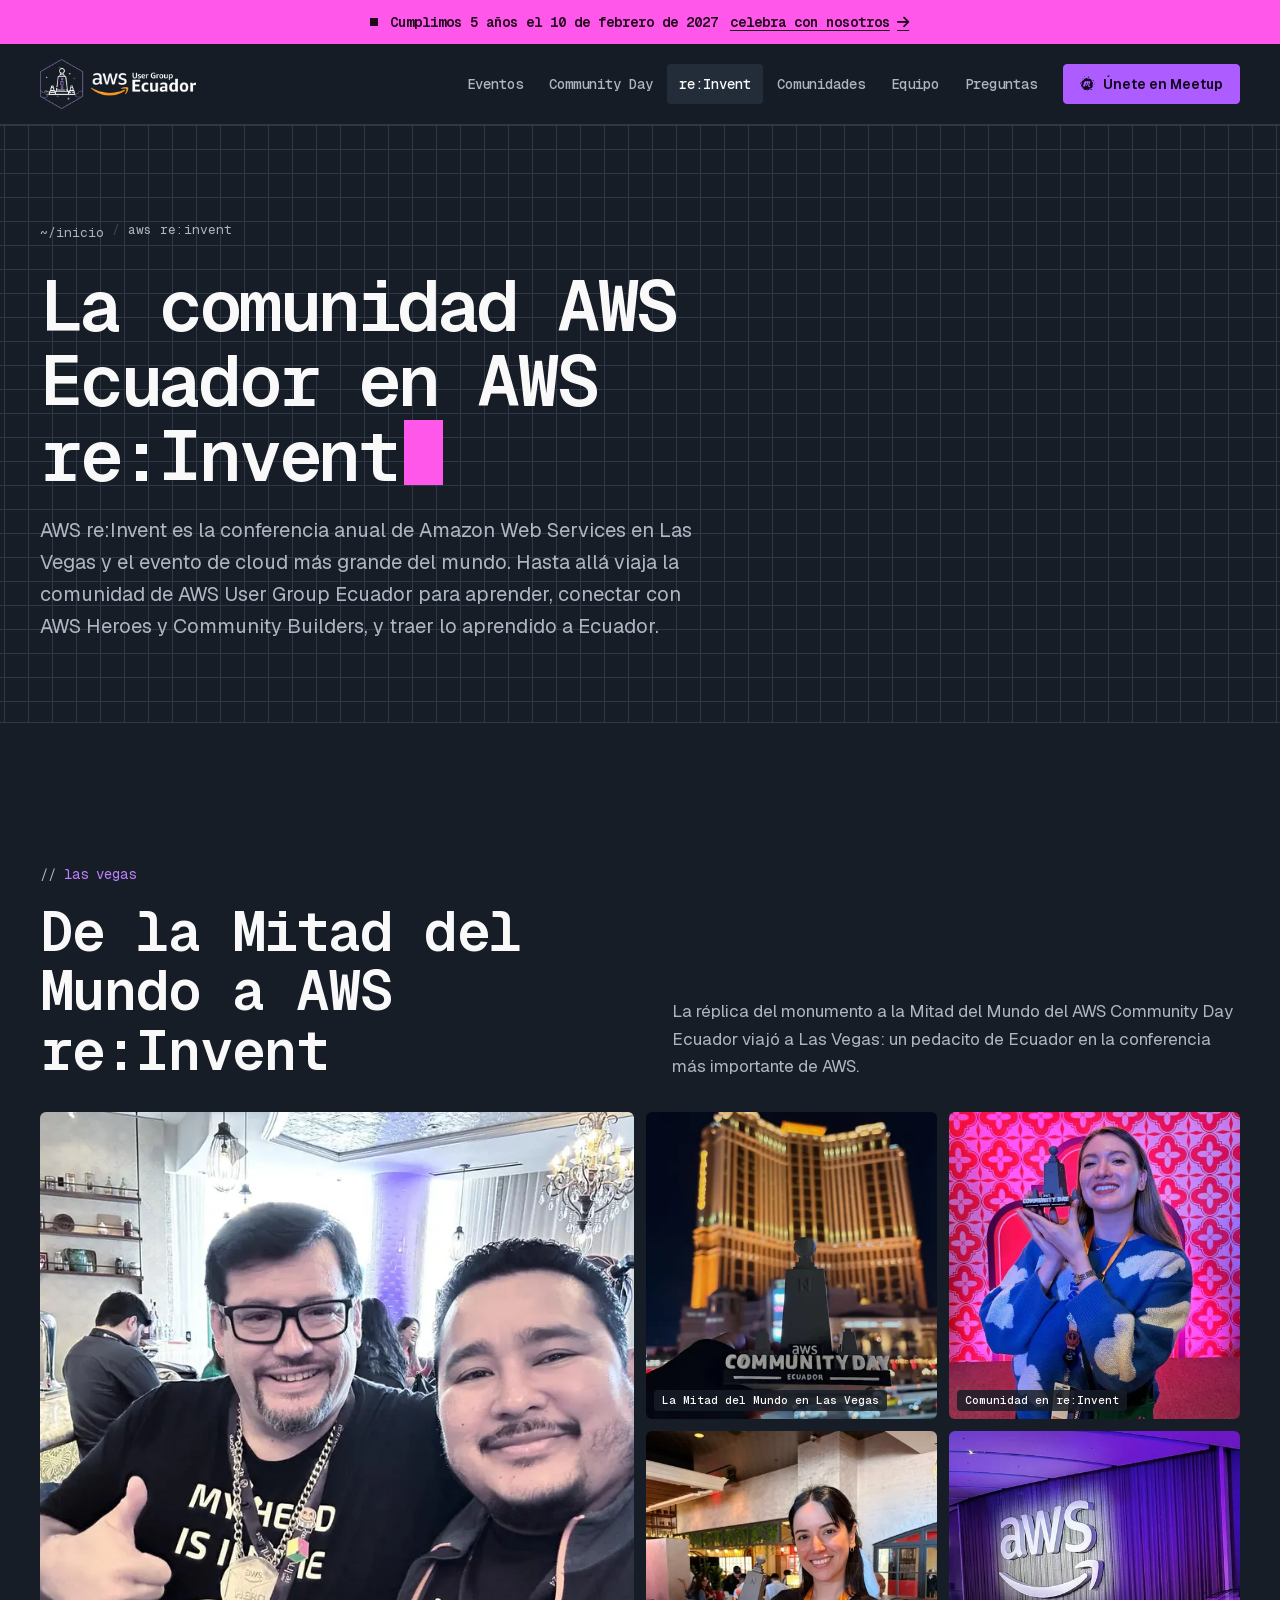
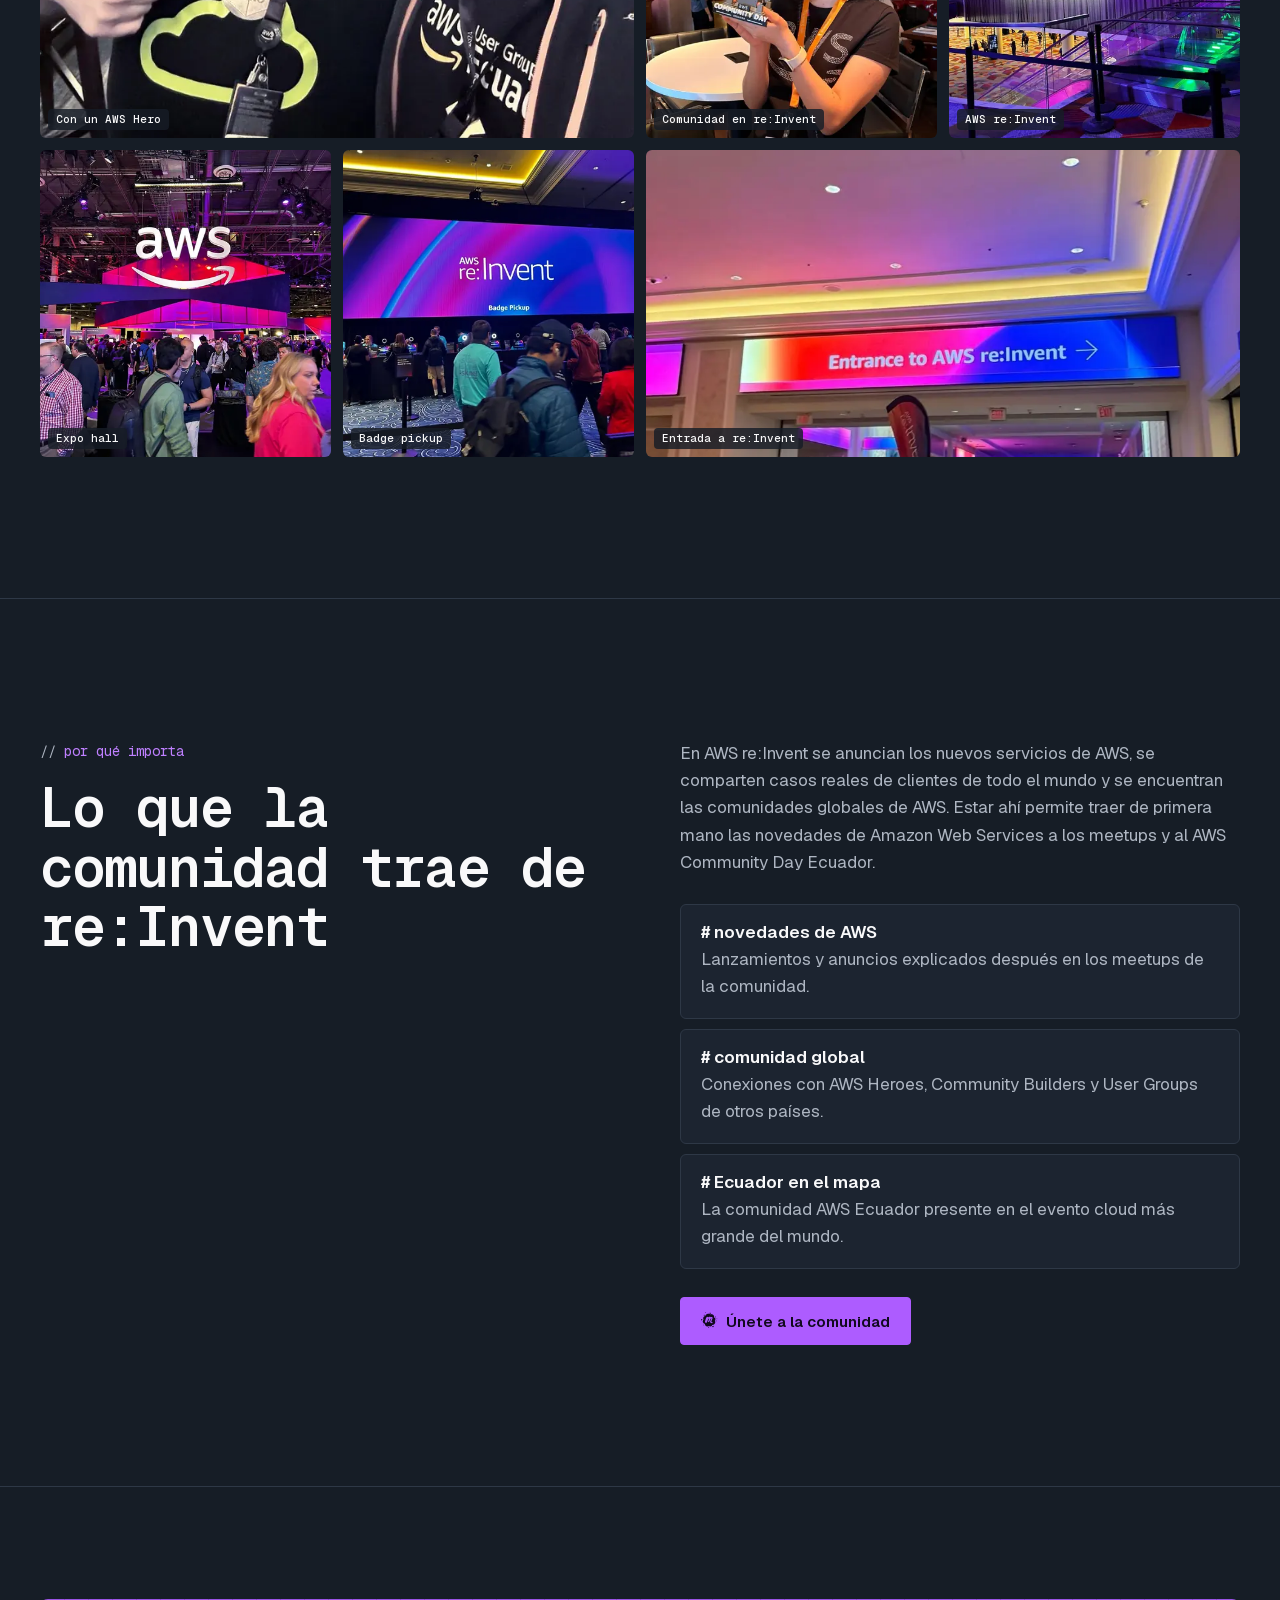
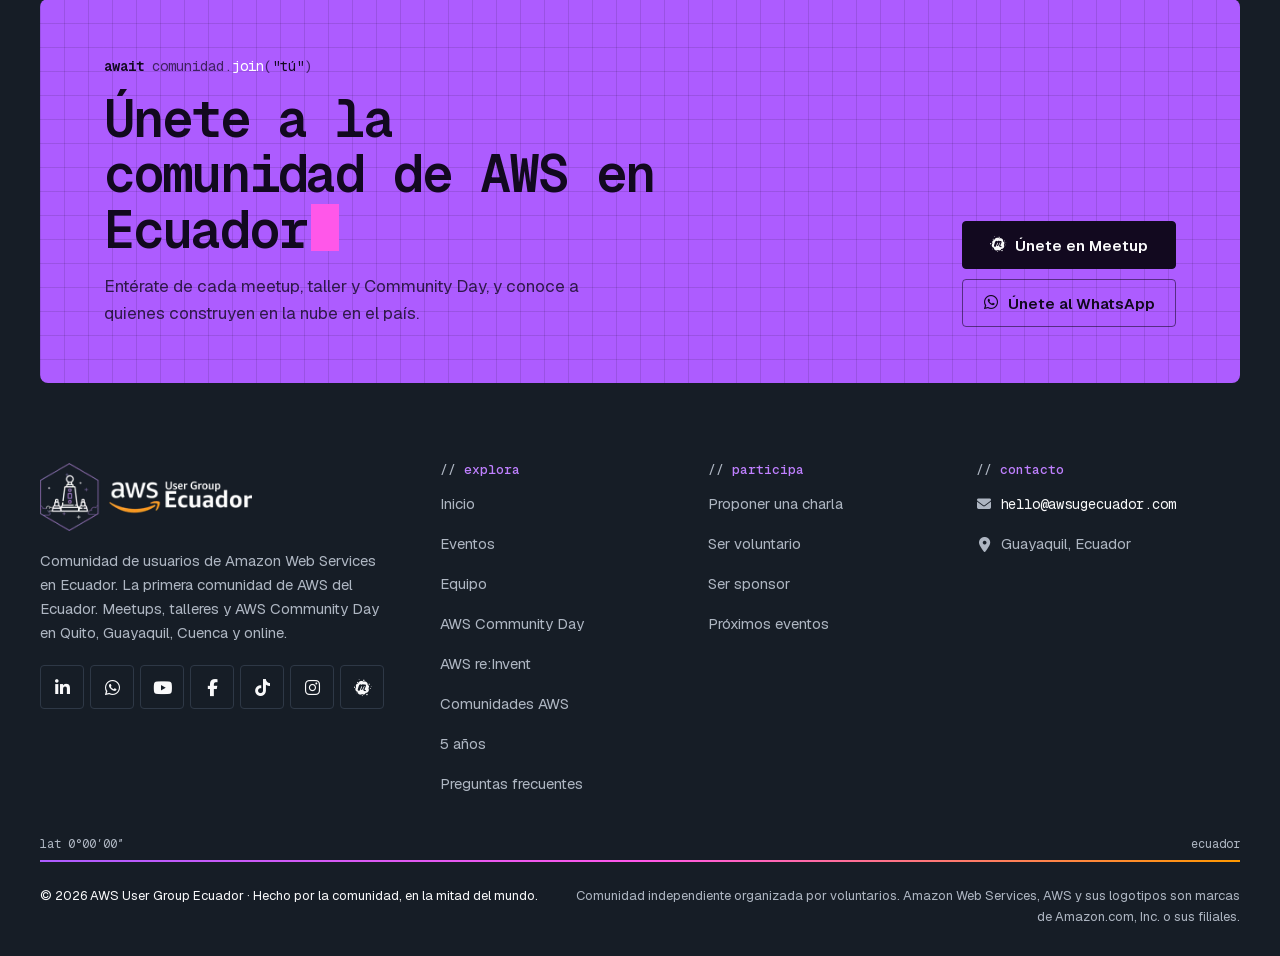
<file: aws-reinvent/index.html>
<!doctype html>
<html lang="es-EC">
<head>
<meta charset="utf-8">
<script>if(location.hostname==='awsugecuador.com')location.replace('https://www.awsugecuador.com'+location.pathname+location.search+location.hash)</script>
<!-- Google Tag Manager (GTM-M5F6GRM), carga diferida: primera interacción o 4 s después de cargar -->
<script>window.dataLayer=window.dataLayer||[];(function(w,d){var ev=['scroll','pointerdown','keydown','touchstart'],done=false;function load(){if(done)return;done=true;ev.forEach(function(e){w.removeEventListener(e,load)});w.dataLayer.push({'gtm.start':new Date().getTime(),event:'gtm.js'});var j=d.createElement('script');j.async=true;j.src='https://www.googletagmanager.com/gtm.js?id=GTM-M5F6GRM';d.head.appendChild(j)}ev.forEach(function(e){w.addEventListener(e,load,{passive:true})});w.addEventListener('load',function(){setTimeout(load,4000)})})(window,document);</script>
<!-- End Google Tag Manager -->
<meta name="viewport" content="width=device-width, initial-scale=1, viewport-fit=cover">
<title>AWS re:Invent: la comunidad AWS Ecuador en Las Vegas</title>
<meta name="description" content="Fotos de la comunidad AWS User Group Ecuador en AWS re:Invent, Las Vegas: la Mitad del Mundo en la conferencia cloud más grande del mundo, junto a AWS Heroes.">
<meta name="keywords" content="AWS Ecuador, AWS User Group Ecuador, AWS User Group en Ecuador, comunidad AWS, comunidad AWS Ecuador, comunidad AWS en Ecuador, cloud Ecuador, comunidad cloud Ecuador, Amazon Web Services Ecuador, AWS Community Day Ecuador, AWS Quito, AWS Guayaquil, AWS Cuenca, certificación AWS Ecuador, Alexis Polo, líder fundador AWS User Group Ecuador, primera comunidad de AWS en Ecuador, AWS re:Invent Ecuador, AWS Women Ecuador, AWS Student Builder Group Ecuador">
<meta name="author" content="AWS User Group Ecuador · Alexis Polo">
<link rel="canonical" href="https://www.awsugecuador.com/aws-reinvent/">
<link rel="alternate" hreflang="es-EC" href="https://www.awsugecuador.com/aws-reinvent/">
<link rel="alternate" hreflang="x-default" href="https://www.awsugecuador.com/aws-reinvent/">
<meta name="robots" content="index, follow, max-image-preview:large, max-snippet:-1, max-video-preview:-1">
<meta name="theme-color" content="#161D26">
<meta name="color-scheme" content="dark">
<meta property="og:type" content="website">
<meta property="og:locale" content="es_EC">
<meta property="og:site_name" content="AWS User Group Ecuador">
<meta property="og:title" content="AWS re:Invent: la comunidad AWS Ecuador en Las Vegas">
<meta property="og:description" content="Fotos de la comunidad AWS User Group Ecuador en AWS re:Invent, Las Vegas: la Mitad del Mundo en la conferencia cloud más grande del mundo, junto a AWS Heroes.">
<meta property="og:url" content="https://www.awsugecuador.com/aws-reinvent/">
<meta property="og:image" content="https://www.awsugecuador.com/img/og-awsugecuador.jpg">
<meta property="og:image:width" content="1200">
<meta property="og:image:height" content="630">
<meta property="og:image:alt" content="La comunidad de AWS en Ecuador: AWS User Group Ecuador">
<meta name="twitter:card" content="summary_large_image">
<meta name="twitter:title" content="AWS re:Invent: la comunidad AWS Ecuador en Las Vegas">
<meta name="twitter:description" content="Fotos de la comunidad AWS User Group Ecuador en AWS re:Invent, Las Vegas: la Mitad del Mundo en la conferencia cloud más grande del mundo, junto a AWS Heroes.">
<meta name="twitter:image" content="https://www.awsugecuador.com/img/og-awsugecuador.jpg">
<link rel="icon" href="/favicon.ico" sizes="48x48">
<link rel="icon" href="/img/favicon-32.png" sizes="32x32" type="image/png">
<link rel="icon" href="/img/favicon-192.png" sizes="192x192" type="image/png">
<link rel="apple-touch-icon" href="/img/apple-touch-icon.png">
<link rel="manifest" href="/site.webmanifest">
<link rel="preload" href="/fonts/geist-mono-latin.woff2" as="font" type="font/woff2" crossorigin>
<link rel="preload" href="/fonts/geist-latin.woff2" as="font" type="font/woff2" crossorigin>
<link rel="preload" href="/fonts/fa-brands-a2ce9d39.woff2" as="font" type="font/woff2" crossorigin>
<link rel="preload" href="/fonts/fa-solid-4832c2c9.woff2" as="font" type="font/woff2" crossorigin>
<style>@font-face{font-family:'Geist';font-style:normal;font-weight:400 700;font-display:swap;src:url(/fonts/geist-latin.woff2) format('woff2')}@font-face{font-family:'Geist Mono';font-style:normal;font-weight:400 700;font-display:swap;src:url(/fonts/geist-mono-latin.woff2) format('woff2')}:root{color-scheme:dark;--bg:#161D26;--bg-2:#1C2430;--bg-3:#232C39;--line:#2E3846;--line-2:#3E4A5A;--text:#F9F9FA;--text-2:#AEB6C2;--purple:#AD5CFF;--purple-2:#BF80FF;--pink:#FF57E9;--orange:#FF9900;--cyan:#3AB0FF;--green:#2BD47D;--on-purple:#12091F;--sans:'Geist',system-ui,-apple-system,'Segoe UI',sans-serif;--mono:'Geist Mono',ui-monospace,'SFMono-Regular',Menlo,monospace;--gutter:20px;--max:1280px;--section:clamp(72px,11vw,144px);--grid:linear-gradient(var(--line) 1px,transparent 1px) 0 0 / 24px 24px,linear-gradient(90deg,var(--line) 1px,transparent 1px) 0 0 / 24px 24px}*,*::before,*::after{box-sizing:border-box}html{-webkit-text-size-adjust:100%;scroll-padding-top:96px}@media (prefers-reduced-motion:no-preference){html{scroll-behavior:smooth}}body{margin:0;background:var(--bg);color:var(--text);font-family:var(--sans);font-size:1.0625rem;line-height:1.6;-webkit-font-smoothing:antialiased}img{display:block;max-width:100%;height:auto}a{color:inherit}h1,h2,h3{margin:0;font-weight:600;line-height:1.1}p{margin:0}ul,ol{margin:0;padding:0;list-style:none}::selection{background:var(--purple);color:var(--on-purple)}:focus-visible{outline:2px solid var(--pink);outline-offset:3px}.skip{position:absolute;left:12px;top:-60px;z-index:100;background:var(--purple);color:var(--on-purple);padding:12px 16px;text-decoration:none;font-weight:600}.skip:focus{top:12px}.wrap{width:100%;max-width:var(--max);margin-inline:auto;padding-inline:var(--gutter)}.mono{font-family:var(--mono)}.kw{color:var(--purple)}.fn{color:var(--pink)}.str{color:var(--green)}.cm{color:var(--text-2)}.site-header{position:sticky;top:0;z-index:50;background:rgba(22,29,38,.9);-webkit-backdrop-filter:blur(12px);backdrop-filter:blur(12px);border-bottom:1px solid var(--line)}.header-row{display:flex;align-items:center;justify-content:space-between;height:72px;gap:16px}.brand{display:inline-flex;align-items:center;min-height:44px;text-decoration:none}.brand img{height:44px;width:auto}.nav-toggle{display:inline-flex;align-items:center;gap:10px;min-height:44px;padding:0 12px;border:1px solid var(--line-2);border-radius:4px;background:none;color:var(--text);font:500 .8125rem/1 var(--mono);cursor:pointer}.nav-toggle .bars{position:relative;width:18px;height:10px;flex:none}.nav-toggle .bars::before,.nav-toggle .bars::after{content:'';position:absolute;left:0;right:0;height:2px;background:currentColor;transition:transform .25s,top .25s}.nav-toggle .bars::before{top:0}.nav-toggle .bars::after{top:8px}.nav-toggle[aria-expanded="true"] .bars::before{top:4px;transform:rotate(45deg)}.nav-toggle[aria-expanded="true"] .bars::after{top:4px;transform:rotate(-45deg)}.site-nav{position:fixed;inset:72px 0 0 0;background:var(--bg);padding:16px var(--gutter) 40px;display:none;flex-direction:column;overflow-y:auto}.site-nav.open{display:flex}.site-nav li a{display:flex;align-items:center;gap:12px;padding:16px 0;border-bottom:1px solid var(--line);font-family:var(--mono);font-size:1.375rem;font-weight:500;text-decoration:none}.site-nav li a::before{content:'>';color:var(--purple)}.site-nav li a[aria-current="page"]{color:var(--purple-2)}.site-nav .btn{margin-top:32px;align-self:flex-start}.btn{display:inline-flex;align-items:center;justify-content:center;gap:.6em;min-height:48px;padding:0 20px;border:1px solid var(--text);border-radius:4px;background:var(--text);color:var(--bg);font:600 .9375rem/1 var(--sans);text-decoration:none;transition:background-color .2s,border-color .2s,color .2s}.btn i{font-size:1.05em;flex:none}.btn-purple{background:var(--purple);border-color:var(--purple);color:var(--on-purple)}.btn-ghost{background:transparent;color:var(--text);border-color:var(--line-2)}@media (hover:hover){.btn:hover{background:var(--purple-2);border-color:var(--purple-2);color:var(--on-purple)}.btn-ghost:hover{background:transparent;border-color:var(--purple-2);color:var(--purple-2)}}.link{display:inline-flex;align-items:center;gap:.55em;min-height:44px;font-weight:600;text-decoration:none;transition:color .2s}.link i{font-size:.9em;flex:none;transition:transform .2s}@media (hover:hover){.link:hover{color:var(--purple-2)}.link:hover i{transform:translateX(3px)}}.tags{display:flex;flex-wrap:wrap;gap:8px}.tag{display:inline-flex;align-items:center;min-height:28px;padding:0 10px;border:1px solid var(--line-2);border-radius:4px;font:400 .8125rem/1 var(--mono);color:var(--text-2)}.badge{display:inline-flex;align-items:center;min-height:24px;padding:0 8px;border:1px solid var(--line-2);border-radius:4px;font:500 .75rem/1 var(--mono);color:var(--text)}.badge.p{border-color:var(--purple);color:var(--purple-2)}.eyebrow{display:block;font-family:var(--mono);font-size:.875rem;color:var(--purple-2);margin-bottom:16px}.eyebrow::before{content:'// ';color:var(--text-2)}.hero{position:relative;padding-top:clamp(40px,8vw,96px);overflow:hidden}.prompt{font-family:var(--mono);font-size:.875rem;color:var(--text-2);margin-bottom:20px;overflow-wrap:anywhere}.hero h1{font-family:var(--mono);font-weight:600;font-size:clamp(2.25rem,9.6vw,5rem);line-height:1.04;letter-spacing:-0.04em}.hero h1 .hl{color:var(--purple)}.cursor{display:inline-block;width:.55em;height:.9em;margin-left:.08em;vertical-align:-0.06em;background:var(--pink)}@media (prefers-reduced-motion:no-preference){.cursor{animation:blink 1.1s steps(1) infinite}}@keyframes blink{50%{opacity:0}}.hero-lede{margin-top:24px;max-width:40ch;font-size:clamp(1.0625rem,2vw,1.25rem);color:var(--text-2)}.hero-lede strong{color:var(--text);font-weight:600}.hero-actions{margin-top:32px;display:flex;flex-wrap:wrap;gap:12px}.art{position:relative;margin-top:48px;aspect-ratio:1 / 1;max-width:480px;border:1px solid var(--line);background:var(--grid),var(--bg-2)}.art .pixel{position:absolute;inset:8%;width:84%;height:84%}.art-label{position:absolute;left:12px;bottom:10px;font:400 .75rem/1 var(--mono);color:var(--pink)}.art-label.r{left:auto;right:12px;color:var(--text-2)}@media (prefers-reduced-motion:no-preference){.spark{animation:twinkle 2.4s steps(2) infinite}.spark.s2{animation-delay:.6s}.spark.s3{animation-delay:1.2s}.spark.s4{animation-delay:1.8s}}@keyframes twinkle{50%{opacity:.15}}.stats{display:grid;grid-template-columns:1fr 1fr;margin-top:56px;border:1px solid var(--line)}.stats div{padding:18px 16px 20px;border-bottom:1px solid var(--line);display:flex;flex-direction:column-reverse;justify-content:flex-end;gap:6px}.stats div:nth-child(odd){border-right:1px solid var(--line)}.stats div:nth-last-child(-n+2){border-bottom:0}.stats dt{font:400 .8125rem/1.4 var(--mono);color:var(--text-2)}.stats dd{margin:0;font:600 clamp(1.75rem,6vw,2.5rem)/1 var(--mono);letter-spacing:-0.03em}.stats dd.t{font-size:clamp(1.0625rem,3vw,1.25rem);line-height:1.25;letter-spacing:-0.01em}.stats div:nth-child(1) dd{color:var(--purple-2)}.stats div:nth-child(2) dd{color:var(--pink)}.photo-band{margin-top:56px;position:relative}.photo-band img{width:100%;aspect-ratio:4 / 5;object-fit:cover;object-position:42% 62%}.photo-band figure{margin:0;position:relative}.photo-band figure::after{content:'';position:absolute;left:0;right:0;top:30%;height:2px;background:var(--pink);box-shadow:0 0 12px var(--pink)}.photo-band figcaption{padding:12px var(--gutter) 0;font:400 .8125rem/1.4 var(--mono);color:var(--text-2)}.photo-band figcaption b{color:var(--pink);font-weight:500}.section{padding-block:var(--section)}.section + .section{border-top:1px solid var(--line)}.h2,.section-head h2{font-family:var(--mono);font-weight:600;font-size:clamp(1.875rem,6.4vw,3.5rem);line-height:1.06;letter-spacing:-0.035em}.section-head p{margin-top:20px;max-width:54ch;color:var(--text-2);font-size:1.0625rem}.muted{color:var(--text-2)}.bento{display:grid;gap:12px;margin-top:40px}.cell{position:relative;padding:24px 20px 26px;border:1px solid var(--line);border-radius:6px;background:var(--bg-2);transition:border-color .2s}@media (hover:hover){.cell:hover{border-color:var(--purple)}}.cell .tag{margin-bottom:18px}.cell h3{font-size:1.25rem;font-weight:600;letter-spacing:-0.015em}.cell p{margin-top:8px;color:var(--text-2)}.cell.hi{background:var(--purple);border-color:var(--purple);color:var(--on-purple);background-image:linear-gradient(rgba(18,9,31,.12) 1px,transparent 1px),linear-gradient(90deg,rgba(18,9,31,.12) 1px,transparent 1px);background-size:24px 24px}.cell.hi p{color:rgba(18,9,31,.78)}.cell.hi .tag{border-color:rgba(18,9,31,.4);color:var(--on-purple)}.cell.hi h3{font-family:var(--mono);font-size:clamp(1.5rem,4.4vw,2rem);letter-spacing:-0.03em}.cd{display:grid;gap:32px}.cd figure{margin:0;border:1px solid var(--line);border-radius:6px;overflow:hidden}.cd img{width:100%;aspect-ratio:4 / 3;object-fit:cover}#community-day .cd img{aspect-ratio:16 / 9;object-position:50% 70%}.cd .meta{display:grid;grid-template-columns:auto 1fr;gap:10px 20px;margin:28px 0;padding:18px 0;border-block:1px solid var(--line)}.cd .meta dt{font:400 .875rem/1.5 var(--mono);color:var(--text-2)}.cd .meta dd{margin:0;font-weight:600}.cd .actions{display:flex;flex-wrap:wrap;gap:12px}.feed{margin-top:40px;border-top:1px solid var(--line)}.event{position:relative;display:grid;gap:10px;padding:24px 0 26px;border-bottom:1px solid var(--line)}.event .top{display:flex;flex-wrap:wrap;align-items:center;gap:8px 12px;font:400 .8125rem/1.4 var(--mono);color:var(--text-2)}.event time{color:var(--purple-2);font-weight:500}.event h3{font-size:clamp(1.25rem,3.4vw,1.625rem);font-weight:600;letter-spacing:-0.02em;line-height:1.2;max-width:34ch;transition:color .2s}.event h3 a{text-decoration:none}.event h3 a::after{content:'';position:absolute;inset:0}.event p{color:var(--text-2);max-width:62ch}.event .where{display:inline-flex;align-items:center;gap:.5em}.event .tags{position:relative;z-index:1;pointer-events:none}@media (hover:hover){.event:hover h3{color:var(--purple-2)}}.events-foot{margin-top:32px;display:flex;flex-wrap:wrap;gap:12px}.gallery{display:grid;grid-template-columns:1fr 1fr;gap:8px}.gallery figure{margin:0;overflow:hidden;border-radius:6px;background:var(--bg-2)}.gallery img{width:100%;height:100%;object-fit:cover}.gallery .g1{grid-column:1 / -1;aspect-ratio:16 / 10}.gallery .g2,.gallery .g3{aspect-ratio:3 / 4}.gallery-cap{margin-top:12px;font:400 .8125rem/1.4 var(--mono);color:var(--text-2)}.team{display:grid;grid-template-columns:1fr;gap:12px;margin-top:40px}.member{display:grid;grid-template-columns:112px 1fr;column-gap:16px;align-content:center;padding:12px;border:1px solid var(--line);border-radius:6px;background:var(--bg-2)}.member figure{grid-row:1 / span 3;margin:0;width:112px;height:112px;border-radius:6px;overflow:hidden;background:var(--bg-3)}.member img{width:100%;height:100%;aspect-ratio:1 / 1;object-fit:cover;object-position:50% 25%}.member h3{align-self:end;font-size:1.125rem;font-weight:600;letter-spacing:-0.01em}.member .badges{display:flex;flex-wrap:wrap;gap:6px;margin-top:8px}.member .social{display:flex;gap:4px;margin:6px 0 0 -10px}.icon-btn{display:grid;place-items:center;width:44px;height:44px;line-height:1;border-radius:4px;text-decoration:none;color:var(--text-2);font-size:1.0625rem;transition:background-color .2s,color .2s}@media (hover:hover){.icon-btn:hover{background-color:var(--bg-3);color:var(--purple-2)}}.sponsors{display:grid;grid-template-columns:1fr;gap:12px;margin-top:40px}.sponsors li{display:grid;place-items:center;min-height:104px;padding:24px;border:1px solid var(--line);border-radius:6px;background:var(--bg-2)}.sponsors img{max-height:36px;width:auto;max-width:100%;filter:brightness(0) invert(1);opacity:.88;transition:opacity .2s}@media (hover:hover){.sponsors li:hover img{opacity:1}}.cta-card{margin-top:24px;display:grid;gap:20px;padding:28px 22px;border-radius:6px;background:var(--pink);color:#1F0A1C;background-image:linear-gradient(rgba(31,10,28,.1) 1px,transparent 1px),linear-gradient(90deg,rgba(31,10,28,.1) 1px,transparent 1px);background-size:24px 24px}.cta-card p{font:600 clamp(1.25rem,3.6vw,1.75rem)/1.2 var(--mono);letter-spacing:-0.03em;max-width:26ch}.cta-card .btn{justify-self:start;background:#1F0A1C;border-color:#1F0A1C;color:var(--text)}@media (hover:hover){.cta-card .btn:hover{background:var(--text);border-color:var(--text);color:#1F0A1C}}.faq{margin-top:40px;display:grid;gap:10px}.faq details{border:1px solid var(--line);border-radius:6px;background:var(--bg-2);transition:border-color .2s}.faq details[open]{border-color:var(--purple)}.faq summary{display:flex;align-items:center;justify-content:space-between;gap:16px;min-height:64px;padding:14px 16px 14px 20px;cursor:pointer;list-style:none;font-size:1.0625rem;font-weight:600;line-height:1.35}.faq summary::-webkit-details-marker{display:none}.faq summary::after{content:'';flex:none;width:32px;height:32px;border-radius:4px;border:1px solid var(--line-2);color:var(--text);background:linear-gradient(currentColor,currentColor) center / 12px 2px no-repeat,linear-gradient(currentColor,currentColor) center / 2px 12px no-repeat;transition:background-color .2s,color .2s,border-color .2s}@media (hover:hover){.faq summary:hover::after{border-color:var(--purple);color:var(--purple-2)}}.faq details[open]>summary::after{background:linear-gradient(currentColor,currentColor) center / 12px 2px no-repeat;background-color:var(--purple);border-color:var(--purple);color:var(--on-purple)}.faq .answer{padding:0 20px 22px;color:var(--text-2);max-width:70ch}.faq .answer a{color:var(--purple-2);font-weight:600}.site-footer{border-top:1px solid var(--line);padding-top:clamp(56px,9vw,112px);padding-bottom:28px}.join-card{display:grid;gap:28px;padding:32px 22px;border-radius:8px;background:var(--purple);color:var(--on-purple);background-image:linear-gradient(rgba(18,9,31,.12) 1px,transparent 1px),linear-gradient(90deg,rgba(18,9,31,.12) 1px,transparent 1px);background-size:24px 24px}.join-card .prompt{color:rgba(18,9,31,.7);margin-bottom:14px}.join-card .prompt .kw{color:var(--on-purple);font-weight:600}.join-card .prompt .fn{color:#FFFFFF}.join-card .prompt .str{color:#12091F}.join-card h2{font:600 clamp(1.75rem,6.4vw,3.25rem)/1.06 var(--mono);letter-spacing:-0.04em;max-width:18ch}.join-card .cursor{background:var(--pink)}.join-lede{margin-top:16px;max-width:46ch;color:rgba(18,9,31,.8)}.join-actions{display:flex;flex-wrap:wrap;gap:10px}.join-card .btn{background:var(--on-purple);border-color:var(--on-purple);color:var(--text)}.join-card .btn-dark{background:transparent;border-color:rgba(18,9,31,.55);color:var(--on-purple)}@media (hover:hover){.join-card .btn:hover{background:var(--text);border-color:var(--text);color:var(--on-purple)}.join-card .btn-dark:hover{background:var(--on-purple);border-color:var(--on-purple);color:var(--text)}}.footer-grid{display:grid;grid-template-columns:1fr 1fr;gap:40px 24px;margin-top:64px}.footer-brand{grid-column:1 / -1}.footer-brand img{height:68px;width:auto}.footer-brand p{margin-top:18px;max-width:38ch;color:var(--text-2);font-size:.9375rem}.footer-brand .social{display:flex;flex-wrap:wrap;gap:6px;margin-top:20px}.footer-brand .icon-btn{border:1px solid var(--line);color:var(--text)}@media (hover:hover){.footer-brand .icon-btn:hover{border-color:var(--purple);background-color:var(--bg-3);color:var(--purple-2)}}.footer-col h2{font:500 .8125rem/1 var(--mono);color:var(--purple-2);margin-bottom:8px}.footer-col h2::before{content:'// ';color:var(--text-2)}.footer-col a,.footer-col .plain{display:inline-flex;align-items:center;gap:.6em;min-height:40px;text-decoration:none;color:var(--text-2);font-size:.9375rem;transition:color .2s}.footer-col i{width:1.1em;text-align:center;flex:none;color:var(--text-2)}@media (hover:hover){.footer-col a:hover{color:var(--text)}}.footer-col:last-child{grid-column:1 / -1}.footer-col .mail{color:var(--text);font-family:var(--mono);font-size:.875rem;word-break:break-all}.equator-bar{position:relative;margin-top:56px;height:2px;background:linear-gradient(90deg,var(--purple),var(--pink),var(--orange))}.equator-bar span{position:absolute;top:-22px;font:400 .75rem/1 var(--mono);color:var(--text-2)}.equator-bar span:last-child{right:0}.footer-meta{display:grid;gap:8px;margin-top:24px;color:var(--text-2);font-size:.8125rem}.footer-meta p:first-child{color:var(--text)}.page-hero{padding-top:clamp(40px,8vw,96px);padding-bottom:clamp(48px,7vw,80px);border-bottom:1px solid var(--line);background:var(--grid),var(--bg);background-position:center top}.page-hero h1{font-family:var(--mono);font-size:clamp(2.125rem,8.6vw,4.5rem);font-weight:600;letter-spacing:-0.045em;line-height:1.04;max-width:16ch}.page-hero p.lede{margin-top:20px;max-width:52ch;font-size:clamp(1.0625rem,2vw,1.25rem);color:var(--text-2)}.crumbs{margin-bottom:24px;font:400 .8125rem/1.4 var(--mono);color:var(--text-2)}.crumbs ol{display:flex;flex-wrap:wrap;gap:8px}.crumbs li + li::before{content:'/';margin-right:8px;color:var(--line-2)}.crumbs a{text-decoration:none;display:inline-flex;min-height:24px;align-items:center}@media (hover:hover){.crumbs a:hover{color:var(--purple-2)}}.notice{margin-top:32px;padding:22px 20px;display:grid;gap:16px;border:1px solid var(--purple);border-radius:6px;background:var(--bg-2)}.notice p{max-width:54ch}.split{display:grid;gap:32px}.split .body p + p{margin-top:14px}.split .body{color:var(--text-2)}.list{margin-top:28px;display:grid;gap:10px}.list li{padding:18px 20px;border:1px solid var(--line);border-radius:6px;background:var(--bg-2)}.list h3{font-size:1.0625rem;color:var(--text)}.list p{margin-top:4px}.announce{display:flex;align-items:center;justify-content:center;flex-wrap:wrap;gap:4px 12px;min-height:44px;padding:8px var(--gutter);text-align:center;text-decoration:none;background:var(--pink);color:#1F0A1C;font:600 .875rem/1.3 var(--mono)}.announce .dot{width:8px;height:8px;flex:none;background:#1F0A1C}@media (prefers-reduced-motion:no-preference){.announce .dot{animation:blink 1.1s steps(1) infinite}}.announce .go{display:inline-flex;align-items:center;gap:.45em;text-decoration:underline;text-underline-offset:3px}@media (hover:hover){.announce:hover .go i{transform:translateX(3px)}.announce .go i{transition:transform .2s}}.anniversary{padding-top:clamp(56px,8vw,96px)}.aniv-card{display:grid;gap:28px;padding:28px 22px;border:1px solid var(--purple);border-radius:8px;background:radial-gradient(120% 90% at 0% 0%,rgba(173,92,255,.22),transparent 60%),var(--grid),var(--bg-2)}.aniv-art{display:flex;align-items:flex-end;gap:14px;color:var(--purple)}.aniv-art .five{width:clamp(96px,26vw,200px);height:auto;filter:drop-shadow(6px 6px 0 var(--pink))}.aniv-years{font-size:clamp(1.5rem,5vw,2.5rem);font-weight:600;color:var(--text);letter-spacing:-0.03em}.aniv-body .prompt{margin-bottom:12px}.aniv-lede{margin-top:16px;max-width:52ch;color:var(--text-2)}.aniv-lede strong{color:var(--text)}.countdown{display:grid;grid-template-columns:repeat(4,1fr);gap:8px;margin-top:24px;max-width:460px}.countdown div{display:grid;place-items:center;gap:2px;padding:12px 4px;border:1px solid var(--line-2);border-radius:6px;background:var(--bg)}.countdown span{font:600 clamp(1.5rem,6vw,2.25rem)/1 var(--mono);letter-spacing:-0.03em;color:var(--text);font-variant-numeric:tabular-nums}.countdown div:first-child span{color:var(--pink)}.countdown small{font:400 .75rem/1 var(--mono);color:var(--text-2)}.aniv-body .hero-actions{margin-top:24px}.filters{display:flex;gap:8px;margin-top:32px;overflow-x:auto;padding-bottom:4px;scrollbar-width:none}.filters::-webkit-scrollbar{display:none}.chip{flex:none;min-height:40px;padding:0 14px;border:1px solid var(--line-2);border-radius:4px;background:transparent;color:var(--text-2);font:500 .8125rem/1 var(--mono);cursor:pointer;transition:background-color .2s,border-color .2s,color .2s}@media (hover:hover){.chip:hover{border-color:var(--purple);color:var(--text)}}.chip[aria-pressed="true"]{background:var(--purple);border-color:var(--purple);color:var(--on-purple)}.moments{margin-top:20px;columns:2;column-gap:8px}.moment{position:relative;margin:0 0 8px;break-inside:avoid;border-radius:6px;overflow:hidden;background:var(--bg-3)}.moment[hidden]{display:none}.moments:not(.expanded) .moment:nth-child(n+11){display:none}.more{margin-top:12px;width:100%}.moment img{width:100%;height:auto;transition:transform .5s ease}.moment figcaption{position:absolute;left:8px;bottom:8px;padding:4px 8px;border-radius:4px;background:rgba(22,29,38,.82);font:500 .6875rem/1.2 var(--mono);color:var(--text)}@media (hover:hover){.moment:hover img{transform:scale(1.04)}}.albums-title{margin-top:56px;font-size:.875rem;font-weight:500;color:var(--purple-2)}.albums{display:grid;grid-template-columns:1fr;gap:12px;margin-top:16px}#contenido .albums:first-child{margin-top:40px}.album a{display:grid;grid-template-columns:112px 1fr;align-items:stretch;border:1px solid var(--line);border-radius:6px;overflow:hidden;background:var(--bg-2);text-decoration:none;transition:border-color .2s}.album img{width:100%;height:100%;aspect-ratio:1;object-fit:cover}.a-body{display:grid;align-content:center;gap:4px;padding:14px 16px}.a-count{font:500 .75rem/1 var(--mono);color:var(--pink)}.album strong{font-size:1.0625rem;line-height:1.25}.a-meta{font:400 .8125rem/1.3 var(--mono);color:var(--text-2)}@media (hover:hover){.album a:hover{border-color:var(--purple)}.album a:hover strong{color:var(--purple-2)}}.section-head + .albums{margin-top:40px}.founder{margin-top:56px;padding:28px 22px;border:1px solid var(--purple);border-radius:8px;background:radial-gradient(120% 90% at 100% 0%,rgba(255,87,233,.14),transparent 60%),var(--bg-2)}.founder p{margin-top:16px;max-width:64ch;color:var(--text-2);font-size:1.0625rem}.founder .hero-actions{margin-top:24px}.founder-quote{margin:24px 0 0;padding:4px 0 4px 18px;border-left:3px solid var(--pink);font:500 clamp(1.0625rem,2.4vw,1.25rem)/1.45 var(--mono);color:var(--text);max-width:60ch;letter-spacing:-0.01em}@media (min-width:768px){.founder{padding:40px 48px}}.in-action{margin-top:64px}.action-grid{display:grid;grid-template-columns:1fr 1fr;gap:8px;margin-top:28px}.action-grid figure{position:relative;margin:0;border-radius:6px;overflow:hidden;background:var(--bg-3)}.action-grid img{width:100%;height:100%;object-fit:cover}.action-grid figure:nth-child(1),.action-grid figure:nth-child(4){grid-column:1 / -1;aspect-ratio:16 / 10}.action-grid figure:nth-child(2),.action-grid figure:nth-child(3){aspect-ratio:1}.action-grid figcaption{position:absolute;left:8px;bottom:8px;padding:4px 8px;border-radius:4px;background:rgba(22,29,38,.82);font:500 .6875rem/1.2 var(--mono)}@media (min-width:768px){.action-grid{grid-template-columns:2fr 1fr 1fr;grid-template-rows:repeat(2,clamp(200px,22vw,300px));gap:12px}.action-grid figure:nth-child(1){grid-column:1;grid-row:1 / 3;aspect-ratio:auto}.action-grid figure:nth-child(2),.action-grid figure:nth-child(3){aspect-ratio:auto}.action-grid figure:nth-child(4){grid-column:2 / 4;aspect-ratio:auto}}.reinvent{display:grid;gap:32px}.reinvent figure{margin:0;position:relative;border:1px solid var(--line);border-radius:6px;overflow:hidden}.reinvent img{width:100%;aspect-ratio:1;object-fit:cover}.reinvent figcaption{position:absolute;left:10px;bottom:10px;padding:5px 10px;border-radius:4px;background:rgba(22,29,38,.85);font:500 .75rem/1.2 var(--mono)}.reinvent figcaption b{color:var(--orange);font-weight:500}@media (min-width:1024px){.reinvent{grid-template-columns:1fr 1fr;gap:80px;align-items:center}.reinvent figure{max-width:560px;justify-self:end;width:100%}}.reinvent-strip{display:grid;grid-auto-flow:column;grid-auto-columns:62%;gap:10px;margin-top:32px;overflow-x:auto;scroll-snap-type:x mandatory;padding-bottom:8px;scrollbar-width:thin}.reinvent-strip figure{position:relative;margin:0;scroll-snap-align:start;border-radius:6px;overflow:hidden;background:var(--bg-3)}.reinvent-strip img{width:100%;aspect-ratio:4 / 5;object-fit:cover}.reinvent-strip figcaption{position:absolute;left:8px;bottom:8px;padding:4px 8px;border-radius:4px;background:rgba(22,29,38,.82);font:500 .6875rem/1.2 var(--mono)}@media (min-width:768px){.reinvent-strip{grid-auto-columns:30%;gap:12px}}@media (min-width:1024px){.reinvent-strip{grid-auto-flow:row dense;grid-template-columns:repeat(4,1fr);grid-auto-rows:clamp(240px,24vw,340px);overflow:visible;margin-top:48px}.reinvent-strip img{height:100%;aspect-ratio:auto}.reinvent-strip .wide{grid-column:span 2}}.section-sm{padding-block:clamp(48px,7vw,80px)}.h3-mono{font:500 .9375rem/1.4 var(--mono);color:var(--purple-2);letter-spacing:0}.cl-intro{margin-top:8px;font-size:.9375rem;max-width:60ch}.comm-list{display:grid;grid-template-columns:1fr;column-gap:32px;margin-top:20px;border-top:1px solid var(--line)}.comm-list a{display:grid;grid-template-columns:1fr auto;align-items:center;column-gap:12px;min-height:56px;padding:10px 0;border-bottom:1px solid var(--line);text-decoration:none;transition:color .2s}.cl-name{font-size:.9375rem;font-weight:500;line-height:1.3}.cl-meta{grid-column:1;font:400 .75rem/1.4 var(--mono);color:var(--text-2)}.comm-list i{grid-column:2;grid-row:1 / span 2;color:var(--text-2);font-size:1.05rem;transition:color .2s}@media (hover:hover){.comm-list a:hover .cl-name,.comm-list a:hover i{color:var(--purple-2)}}.sr-only{position:absolute;width:1px;height:1px;padding:0;margin:-1px;overflow:hidden;clip:rect(0,0,0,0);white-space:nowrap;border:0}@media (min-width:768px){.comm-list{grid-template-columns:1fr 1fr}}@media (min-width:1024px){.comm-list{grid-template-columns:repeat(3,1fr)}}.editions{display:grid;gap:16px;margin-top:40px}.edition{display:grid;border:1px solid var(--line);border-radius:6px;overflow:hidden;background:var(--bg-2)}.edition figure{margin:0}.edition img{width:100%;aspect-ratio:16 / 10;object-fit:cover}.edition-body{padding:22px 20px 24px}.edition-meta{display:flex;flex-wrap:wrap;align-items:center;gap:10px;font:500 .8125rem/1 var(--mono);color:var(--purple-2)}.edition h3{margin-top:14px;font-size:clamp(1.25rem,3.2vw,1.625rem);letter-spacing:-0.02em}.edition-place{display:flex;align-items:center;gap:.5em;margin:8px 0 12px;font:400 .875rem/1.4 var(--mono);color:var(--pink)}.edition-links{display:flex;flex-wrap:wrap;gap:8px;margin-top:18px}@media (min-width:768px){.edition{grid-template-columns:1fr 1fr;align-items:center}.edition img{aspect-ratio:4 / 3;height:100%}.edition-body{padding:32px}}.ri-gallery{display:grid;grid-template-columns:1fr 1fr;gap:8px;margin-top:32px}.ri-gallery figure{position:relative;margin:0;border-radius:6px;overflow:hidden;background:var(--bg-3)}.ri-gallery img{width:100%;height:100%;aspect-ratio:4 / 5;object-fit:cover}.ri-gallery .wide{grid-column:1 / -1}.ri-gallery .wide img{aspect-ratio:4 / 3}.ri-gallery figcaption{position:absolute;left:8px;bottom:8px;padding:4px 8px;border-radius:4px;background:rgba(22,29,38,.82);font:500 .6875rem/1.2 var(--mono)}@media (min-width:1024px){.ri-gallery{grid-template-columns:repeat(4,1fr);grid-auto-rows:clamp(240px,24vw,340px);gap:12px}.ri-gallery img,.ri-gallery .wide img{aspect-ratio:auto}.ri-gallery .wide{grid-column:span 2;grid-row:span 2}.ri-gallery .wide2{grid-column:span 2}}.city-blocks{display:grid;gap:40px}.city-block .comm-list{margin-top:12px}.hitos{margin-top:40px;border-left:2px solid var(--line-2);padding-left:24px;display:grid;gap:28px}.hito{position:relative}.hito::before{content:'';position:absolute;left:-31px;top:4px;width:12px;height:12px;background:var(--purple)}.hito.next::before{background:var(--pink)}.hito time{font:500 .8125rem/1 var(--mono);color:var(--purple-2)}.hito.next time{color:var(--pink)}.hito h3{margin-top:8px;font-size:1.25rem;letter-spacing:-0.015em}.hito p{margin-top:6px;color:var(--text-2);max-width:60ch}@media (prefers-reduced-motion:no-preference){.js .reveal{opacity:0;transform:translateY(16px);transition:opacity .6s ease,transform .6s ease}.js .reveal.in{opacity:1;transform:none}}@media (prefers-reduced-motion:reduce){*{transition:none !important}}@media (min-width:768px){:root{--gutter:40px}.stats{grid-template-columns:repeat(4,1fr)}.stats div,.stats div:nth-child(odd){border-bottom:0;border-right:1px solid var(--line)}.stats div:last-child{border-right:0}.photo-band img{aspect-ratio:16 / 9}.moments{columns:3;column-gap:12px}.moment{margin-bottom:12px}.albums{grid-template-columns:1fr 1fr}.aniv-card{grid-template-columns:auto 1fr;gap:48px;align-items:center;padding:40px}.aniv-art{flex-direction:column;align-items:flex-start}.photo-band figure{border-block:1px solid var(--line)}.bento{grid-template-columns:repeat(6,1fr)}.bento .cell{grid-column:span 3}.bento .cell.hi{grid-column:span 3}.gallery{grid-template-columns:repeat(12,1fr);gap:12px}.gallery .g1{grid-column:1 / 9;grid-row:1 / 3;aspect-ratio:auto}.gallery .g2{grid-column:9 / -1;aspect-ratio:4 / 3}.gallery .g3{grid-column:9 / -1;aspect-ratio:4 / 3}.team{grid-template-columns:repeat(2,1fr);gap:24px;align-items:start}.member{display:block;padding:0;border:0;background:none}.member figure{width:100%;height:auto}.member h3{margin-top:14px}.sponsors{grid-template-columns:repeat(3,1fr)}.cta-card{grid-template-columns:1fr auto;align-items:center;padding:36px 40px}.notice{grid-template-columns:1fr auto;align-items:center;padding:24px 28px}.join-card{grid-template-columns:1fr auto;align-items:end;gap:40px;padding:48px}.join-actions{flex-direction:column;align-items:stretch}.footer-grid{grid-template-columns:repeat(3,1fr)}.footer-col:last-child{grid-column:auto}.footer-meta{grid-template-columns:auto 1fr;gap:24px;align-items:start}.footer-meta .legal{text-align:right}}@media (min-width:1024px){.nav-toggle{display:none}.site-nav{position:static;display:flex;flex-direction:row;align-items:center;gap:8px;padding:0;background:none;overflow:visible}.site-nav ul{display:flex;gap:2px}.site-nav li a{padding:0 9px;min-height:40px;border:0;border-radius:4px;font-size:.8125rem;white-space:nowrap;color:var(--text-2);transition:background-color .2s,color .2s}.site-nav li a::before{content:none}.site-nav li a:hover{background:var(--bg-3);color:var(--text)}.site-nav li a[aria-current="page"]{color:var(--text);background:var(--bg-3)}.site-nav .btn{margin:0 0 0 6px;min-height:40px;padding:0 14px;font-size:.8125rem;white-space:nowrap}.hero-grid{display:grid;grid-template-columns:1.25fr 1fr;gap:64px;align-items:center}.art{margin-top:0;justify-self:end;width:100%}.photo-band img{aspect-ratio:21 / 9;object-position:50% 66%}.moments{columns:4}.moments:not(.expanded) .moment:nth-child(n+11){display:block}.moments:not(.expanded) .moment[hidden]{display:none}.more{display:none}.albums{grid-template-columns:repeat(4,1fr)}.album a{grid-template-columns:1fr}.album img{aspect-ratio:3 / 2}.aniv-card{padding:56px 64px;gap:72px}.bento{grid-template-columns:repeat(12,1fr)}.bento .cell{grid-column:span 4}.bento .cell.hi{grid-column:span 4}.bento .cell{min-height:240px;display:flex;flex-direction:column}.bento .cell .tag{align-self:flex-start;margin-bottom:auto}.bento .cell h3{margin-top:32px}.cd{grid-template-columns:1.2fr 1fr;gap:64px;align-items:center}.split-head{display:grid;grid-template-columns:1fr 1fr;gap:64px;align-items:end}.split-head p{margin-top:0}.event{grid-template-columns:1fr auto;column-gap:40px;padding:28px 0}.event .tags{grid-column:2;grid-row:1 / span 3;align-self:center;justify-content:flex-end;flex-wrap:nowrap}.gallery{grid-template-rows:repeat(2,clamp(200px,20vw,290px));gap:16px}.gallery .g2,.gallery .g3{aspect-ratio:auto}.team{grid-template-columns:repeat(4,1fr);gap:24px}.brand img{height:50px}.header-row{height:80px}.join-card{padding:56px 64px}.footer-grid{grid-template-columns:1.6fr 1fr 1fr 1.2fr;gap:48px;margin-top:80px}.footer-brand{grid-column:auto}.split{grid-template-columns:1fr 1fr;gap:80px}}@media (min-width:1280px){.site-nav li a{padding:0 12px;font-size:.875rem}.site-nav .btn{padding:0 16px;font-size:.875rem}}@media (min-width:1440px){:root{--gutter:48px}}@font-face{font-family:"Font Awesome 6 Free";font-style:normal;font-weight:900;font-display:swap;src:url(/fonts/fa-solid-4832c2c9.woff2) format("woff2")}@font-face{font-family:"Font Awesome 6 Brands";font-style:normal;font-weight:400;font-display:swap;src:url(/fonts/fa-brands-a2ce9d39.woff2) format("woff2")}.fa-solid,.fa-brands{display:inline-block;min-width:1em;text-align:center;line-height:1;font-style:normal;font-variant:normal;text-rendering:auto;-webkit-font-smoothing:antialiased;-moz-osx-font-smoothing:grayscale}.fa-solid{font-family:"Font Awesome 6 Free";font-weight:900}.fa-brands{font-family:"Font Awesome 6 Brands";font-weight:400}.fa-solid::before,.fa-brands::before{content:var(--fa)}.fa-arrow-right{--fa:"\f061"}.fa-arrow-up-right-from-square{--fa:"\f08e"}.fa-calendar-plus{--fa:"\f271"}.fa-envelope{--fa:"\f0e0"}.fa-facebook-f{--fa:"\f39e"}.fa-globe{--fa:"\f0ac"}.fa-images{--fa:"\f302"}.fa-instagram{--fa:"\f16d"}.fa-linkedin-in{--fa:"\f0e1"}.fa-location-dot{--fa:"\f3c5"}.fa-meetup{--fa:"\f2e0"}.fa-microphone{--fa:"\f130"}.fa-tiktok{--fa:"\e07b"}.fa-whatsapp{--fa:"\f232"}.fa-youtube{--fa:"\f167"}</style>
<script type="application/ld+json">
{
  "@context": "https://schema.org",
  "@graph": [
    {
      "@type": "Organization",
      "@id": "https://www.awsugecuador.com/#organization",
      "name": "AWS User Group Ecuador",
      "url": "https://www.awsugecuador.com/",
      "logo": "https://www.awsugecuador.com/img/icon-512.png"
    },
    {
      "@type": "WebPage",
      "@id": "https://www.awsugecuador.com/aws-reinvent/#webpage",
      "url": "https://www.awsugecuador.com/aws-reinvent/",
      "name": "AWS re:Invent: la comunidad AWS Ecuador en Las Vegas",
      "description": "Fotos de la comunidad AWS User Group Ecuador en AWS re:Invent, Las Vegas: la Mitad del Mundo en la conferencia cloud más grande del mundo, junto a AWS Heroes.",
      "inLanguage": "es-EC",
      "isPartOf": {
        "@id": "https://www.awsugecuador.com/#website"
      },
      "about": {
        "@id": "https://www.awsugecuador.com/#organization"
      },
      "dateModified": "2026-10-03",
      "primaryImageOfPage": "https://www.awsugecuador.com/img/momentos/reinvent-1440.webp"
    },
    {
      "@type": "BreadcrumbList",
      "itemListElement": [
        {
          "@type": "ListItem",
          "position": 1,
          "name": "Inicio",
          "item": "https://www.awsugecuador.com/"
        },
        {
          "@type": "ListItem",
          "position": 2,
          "name": "AWS re:Invent",
          "item": "https://www.awsugecuador.com/aws-reinvent/"
        }
      ]
    },
    {
      "@type": "ImageGallery",
      "@id": "https://www.awsugecuador.com/aws-reinvent/#galeria",
      "name": "AWS User Group Ecuador en AWS re:Invent",
      "image": [
        {
          "@type": "ImageObject",
          "contentUrl": "https://www.awsugecuador.com/img/momentos/reinvent-hero-480.webp",
          "caption": "Alexis Polo, líder fundador de AWS User Group Ecuador, se toma una selfie con un AWS Hero en AWS re:Invent"
        },
        {
          "@type": "ImageObject",
          "contentUrl": "https://www.awsugecuador.com/img/momentos/reinvent-480.webp",
          "caption": "Réplica del monumento a la Mitad del Mundo de AWS Community Day Ecuador frente a un hotel de Las Vegas durante AWS re:Invent"
        },
        {
          "@type": "ImageObject",
          "contentUrl": "https://www.awsugecuador.com/img/momentos/reinvent-4-480.webp",
          "caption": "Integrante de AWS User Group Ecuador sonríe con la réplica del monumento de AWS Community Day Ecuador en AWS re:Invent"
        },
        {
          "@type": "ImageObject",
          "contentUrl": "https://www.awsugecuador.com/img/momentos/reinvent-5-480.webp",
          "caption": "Integrante de AWS User Group Ecuador posa con la réplica del monumento de AWS Community Day Ecuador en Las Vegas"
        },
        {
          "@type": "ImageObject",
          "contentUrl": "https://www.awsugecuador.com/img/momentos/reinvent-2-480.webp",
          "caption": "Logo gigante de AWS iluminado en morado en el hall de AWS re:Invent en Las Vegas"
        },
        {
          "@type": "ImageObject",
          "contentUrl": "https://www.awsugecuador.com/img/momentos/reinvent-expo-480.webp",
          "caption": "Expo hall de AWS re:Invent con el gran letrero de AWS iluminado y asistentes recorriendo los stands"
        },
        {
          "@type": "ImageObject",
          "contentUrl": "https://www.awsugecuador.com/img/momentos/reinvent-3-480.webp",
          "caption": "Pantalla de AWS re:Invent en la zona de registro de badges, con asistentes haciendo fila"
        },
        {
          "@type": "ImageObject",
          "contentUrl": "https://www.awsugecuador.com/img/momentos/reinvent-6-480.webp",
          "caption": "Letrero de entrada a AWS re:Invent con luces de colores en Las Vegas"
        }
      ]
    }
  ]
}
</script>
</head>
<body>
<!-- Google Tag Manager (noscript) -->
<noscript><iframe src="https://www.googletagmanager.com/ns.html?id=GTM-M5F6GRM" height="0" width="0" style="display:none;visibility:hidden"></iframe></noscript>
<!-- End Google Tag Manager (noscript) -->
<a class="skip" href="#contenido">Saltar al contenido</a>

<a class="announce" href="/aniversario/"><span class="dot" aria-hidden="true"></span>Cumplimos 5 años el 10 de febrero de 2027<span class="go">celebra con nosotros <i class="fa-solid fa-arrow-right" aria-hidden="true"></i></span></a>
<header class="site-header">
  <div class="wrap header-row">
    <a class="brand" href="/" aria-label="AWS User Group Ecuador, inicio">
      <img src="/img/logo-awsugecuador-320.webp" srcset="/img/logo-awsugecuador-160.webp 160w, /img/logo-awsugecuador-240.webp 240w, /img/logo-awsugecuador-320.webp 320w, /img/logo-awsugecuador-480.webp 480w" sizes="(min-width: 1024px) 157px, 138px" width="157" height="50" alt="AWS User Group Ecuador">
    </a>
    <button class="nav-toggle" type="button" aria-expanded="false" aria-controls="site-nav"><span class="label">Menú</span><span class="bars" aria-hidden="true"></span></button>
    <nav class="site-nav" id="site-nav" aria-label="Principal">
      <ul><li><a href="/eventos/">Eventos</a></li><li><a href="/aws-community-day/">Community Day</a></li><li><a href="/aws-reinvent/" aria-current="page">re:Invent</a></li><li><a href="/comunidades/">Comunidades</a></li><li><a href="/equipo/">Equipo</a></li><li><a href="/preguntas-frecuentes/">Preguntas</a></li></ul>
      <a class="btn btn-purple" href="https://www.meetup.com/aws-ecuador/" rel="noopener" target="_blank"><i class="fa-brands fa-meetup" aria-hidden="true"></i>Únete en Meetup</a>
    </nav>
  </div>
</header>

<main id="contenido">

  <section class="page-hero" aria-labelledby="page-title">
    <div class="wrap">
      <nav class="crumbs" aria-label="Ruta de navegación"><ol><li><a href="/">~/inicio</a></li><li aria-current="page">aws re:invent</li></ol></nav>
      <h1 id="page-title">La comunidad AWS Ecuador en AWS re:Invent<span class="cursor" aria-hidden="true"></span></h1>
      <p class="lede">AWS re:Invent es la conferencia anual de Amazon Web Services en Las Vegas y el evento de cloud más grande del mundo. Hasta allá viaja la comunidad de AWS User Group Ecuador para aprender, conectar con AWS Heroes y Community Builders, y traer lo aprendido a Ecuador.</p>
    </div>
  </section>

  <section class="section" aria-labelledby="ri-galeria-title">
    <div class="wrap">
      <div class="section-head split-head">
        <div>
          <span class="eyebrow">las vegas</span>
          <h2 id="ri-galeria-title">De la Mitad del Mundo a AWS re:Invent</h2>
        </div>
        <p>La réplica del monumento a la Mitad del Mundo del AWS Community Day Ecuador viajó a Las Vegas: un pedacito de Ecuador en la conferencia más importante de AWS.</p>
      </div>
      <div class="ri-gallery">
          <figure class="wide"><img src="/img/momentos/reinvent-hero-1024.webp" srcset="/img/momentos/reinvent-hero-480.webp 480w, /img/momentos/reinvent-hero-1024.webp 1024w" sizes="(min-width: 1024px) 50vw, (min-width: 768px) 50vw, 100vw" width="2048" height="1536" loading="lazy" decoding="async" alt="Alexis Polo, líder fundador de AWS User Group Ecuador, se toma una selfie con un AWS Hero en AWS re:Invent"><figcaption>Con un AWS Hero</figcaption></figure>
          <figure class=""><img src="/img/momentos/reinvent-1440.webp" srcset="/img/momentos/reinvent-480.webp 480w, /img/momentos/reinvent-1440.webp 1440w" sizes="(min-width: 1024px) 25vw, (min-width: 768px) 50vw, 100vw" width="1440" height="1440" loading="lazy" decoding="async" alt="Réplica del monumento a la Mitad del Mundo de AWS Community Day Ecuador frente a un hotel de Las Vegas durante AWS re:Invent"><figcaption>La Mitad del Mundo en Las Vegas</figcaption></figure>
          <figure class=""><img src="/img/momentos/reinvent-4-960.webp" srcset="/img/momentos/reinvent-4-480.webp 480w, /img/momentos/reinvent-4-960.webp 960w" sizes="(min-width: 1024px) 25vw, (min-width: 768px) 50vw, 100vw" width="1080" height="1350" loading="lazy" decoding="async" alt="Integrante de AWS User Group Ecuador sonríe con la réplica del monumento de AWS Community Day Ecuador en AWS re:Invent"><figcaption>Comunidad en re:Invent</figcaption></figure>
          <figure class=""><img src="/img/momentos/reinvent-5-960.webp" srcset="/img/momentos/reinvent-5-480.webp 480w, /img/momentos/reinvent-5-960.webp 960w" sizes="(min-width: 1024px) 25vw, (min-width: 768px) 50vw, 100vw" width="1080" height="1350" loading="lazy" decoding="async" alt="Integrante de AWS User Group Ecuador posa con la réplica del monumento de AWS Community Day Ecuador en Las Vegas"><figcaption>Comunidad en re:Invent</figcaption></figure>
          <figure class=""><img src="/img/momentos/reinvent-2-960.webp" srcset="/img/momentos/reinvent-2-480.webp 480w, /img/momentos/reinvent-2-960.webp 960w" sizes="(min-width: 1024px) 25vw, (min-width: 768px) 50vw, 100vw" width="960" height="1200" loading="lazy" decoding="async" alt="Logo gigante de AWS iluminado en morado en el hall de AWS re:Invent en Las Vegas"><figcaption>AWS re:Invent</figcaption></figure>
          <figure class=""><img src="/img/momentos/reinvent-expo-1024.webp" srcset="/img/momentos/reinvent-expo-480.webp 480w, /img/momentos/reinvent-expo-1024.webp 1024w" sizes="(min-width: 1024px) 25vw, (min-width: 768px) 50vw, 100vw" width="1536" height="2048" loading="lazy" decoding="async" alt="Expo hall de AWS re:Invent con el gran letrero de AWS iluminado y asistentes recorriendo los stands"><figcaption>Expo hall</figcaption></figure>
          <figure class=""><img src="/img/momentos/reinvent-3-960.webp" srcset="/img/momentos/reinvent-3-480.webp 480w, /img/momentos/reinvent-3-960.webp 960w" sizes="(min-width: 1024px) 25vw, (min-width: 768px) 50vw, 100vw" width="960" height="1200" loading="lazy" decoding="async" alt="Pantalla de AWS re:Invent en la zona de registro de badges, con asistentes haciendo fila"><figcaption>Badge pickup</figcaption></figure>
          <figure class="wide2"><img src="/img/momentos/reinvent-6-960.webp" srcset="/img/momentos/reinvent-6-480.webp 480w, /img/momentos/reinvent-6-960.webp 960w" sizes="(min-width: 1024px) 50vw, (min-width: 768px) 50vw, 100vw" width="898" height="672" loading="lazy" decoding="async" alt="Letrero de entrada a AWS re:Invent con luces de colores en Las Vegas"><figcaption>Entrada a re:Invent</figcaption></figure>
      </div>
    </div>
  </section>

  <section class="section" aria-labelledby="ri-por-que-title">
    <div class="wrap split">
      <div>
        <span class="eyebrow">por qué importa</span>
        <h2 class="h2" id="ri-por-que-title">Lo que la comunidad trae de re:Invent</h2>
      </div>
      <div class="body">
        <p>En AWS re:Invent se anuncian los nuevos servicios de AWS, se comparten casos reales de clientes de todo el mundo y se encuentran las comunidades globales de AWS. Estar ahí permite traer de primera mano las novedades de Amazon Web Services a los meetups y al AWS Community Day Ecuador.</p>
        <ul class="list">
          <li><h3># novedades de AWS</h3><p>Lanzamientos y anuncios explicados después en los meetups de la comunidad.</p></li>
          <li><h3># comunidad global</h3><p>Conexiones con AWS Heroes, Community Builders y User Groups de otros países.</p></li>
          <li><h3># Ecuador en el mapa</h3><p>La comunidad AWS Ecuador presente en el evento cloud más grande del mundo.</p></li>
        </ul>
        <p style="margin-top:28px"><a class="btn btn-purple" href="https://www.meetup.com/aws-ecuador/" rel="noopener" target="_blank"><i class="fa-brands fa-meetup" aria-hidden="true"></i>Únete a la comunidad</a></p>
      </div>
    </div>
  </section>

</main>

<footer class="site-footer" id="unete">
  <div class="wrap">
    <div class="join-card">
      <div class="join-copy">
        <p class="prompt" aria-hidden="true"><span class="kw">await</span> comunidad.<span class="fn">join</span>(<span class="str">"tú"</span>)</p>
        <h2>Únete a la comunidad de AWS en Ecuador<span class="cursor" aria-hidden="true"></span></h2>
        <p class="join-lede">Entérate de cada meetup, taller y Community Day, y conoce a quienes construyen en la nube en el país.</p>
      </div>
      <div class="join-actions">
        <a class="btn" href="https://www.meetup.com/aws-ecuador/" rel="noopener" target="_blank"><i class="fa-brands fa-meetup" aria-hidden="true"></i>Únete en Meetup</a>
        <a class="btn btn-dark" href="https://chat.whatsapp.com/CSTI8bsZY607nvg9o9U7fC?mode=gi_t" rel="noopener" target="_blank"><i class="fa-brands fa-whatsapp" aria-hidden="true"></i>Únete al WhatsApp</a>
      </div>
    </div>

    <div class="footer-grid">
      <div class="footer-brand">
        <a href="/" aria-label="AWS User Group Ecuador, inicio"><img src="/img/logo-awsugecuador-480.webp" srcset="/img/logo-awsugecuador-240.webp 240w, /img/logo-awsugecuador-320.webp 320w, /img/logo-awsugecuador-480.webp 480w, /img/logo-awsugecuador-640.webp 640w" sizes="213px" width="213" height="68" loading="lazy" decoding="async" alt="AWS User Group Ecuador"></a>
        <p>Comunidad de usuarios de Amazon Web Services en Ecuador. La primera comunidad de AWS del Ecuador. Meetups, talleres y AWS Community Day en Quito, Guayaquil, Cuenca y online.</p>
        <ul class="social" aria-label="Redes sociales">
          <li><a class="icon-btn" href="https://www.linkedin.com/company/awsecuador" rel="noopener" target="_blank" aria-label="LinkedIn de AWS User Group Ecuador"><i class="fa-brands fa-linkedin-in" aria-hidden="true"></i></a></li>
          <li><a class="icon-btn" href="https://chat.whatsapp.com/CSTI8bsZY607nvg9o9U7fC?mode=gi_t" rel="noopener" target="_blank" aria-label="Grupo de WhatsApp de AWS User Group Ecuador"><i class="fa-brands fa-whatsapp" aria-hidden="true"></i></a></li>
          <li><a class="icon-btn" href="https://www.youtube.com/@awsugecuador4610" rel="noopener" target="_blank" aria-label="YouTube de AWS User Group Ecuador"><i class="fa-brands fa-youtube" aria-hidden="true"></i></a></li>
          <li><a class="icon-btn" href="https://www.facebook.com/ecuadoraws" rel="noopener" target="_blank" aria-label="Facebook de AWS User Group Ecuador"><i class="fa-brands fa-facebook-f" aria-hidden="true"></i></a></li>
          <li><a class="icon-btn" href="https://www.tiktok.com/@awsecuador" rel="noopener" target="_blank" aria-label="TikTok de AWS User Group Ecuador"><i class="fa-brands fa-tiktok" aria-hidden="true"></i></a></li>
          <li><a class="icon-btn" href="https://www.instagram.com/ecuadoraws" rel="noopener" target="_blank" aria-label="Instagram de AWS User Group Ecuador"><i class="fa-brands fa-instagram" aria-hidden="true"></i></a></li>
          <li><a class="icon-btn" href="https://www.meetup.com/aws-ecuador/" rel="noopener" target="_blank" aria-label="Meetup de AWS User Group Ecuador"><i class="fa-brands fa-meetup" aria-hidden="true"></i></a></li>
        </ul>
      </div>
      <nav class="footer-col" aria-labelledby="f-explora">
        <h2 id="f-explora">explora</h2>
        <ul>
          <li><a href="/">Inicio</a></li>
          <li><a href="/eventos/">Eventos</a></li>
          <li><a href="/equipo/">Equipo</a></li>
          <li><a href="/aws-community-day/">AWS Community Day</a></li>
          <li><a href="/aws-reinvent/">AWS re:Invent</a></li>
          <li><a href="/comunidades/">Comunidades AWS</a></li>
          <li><a href="/aniversario/">5 años</a></li>
          <li><a href="/preguntas-frecuentes/">Preguntas frecuentes</a></li>
        </ul>
      </nav>
      <nav class="footer-col" aria-labelledby="f-participa">
        <h2 id="f-participa">participa</h2>
        <ul>
          <li><a href="mailto:hello@awsugecuador.com?subject=Propuesta%20de%20charla">Proponer una charla</a></li>
          <li><a href="mailto:hello@awsugecuador.com?subject=Quiero%20ser%20voluntario">Ser voluntario</a></li>
          <li><a href="mailto:hello@awsugecuador.com?subject=Quiero%20ser%20sponsor%20de%20AWS%20User%20Group%20Ecuador">Ser sponsor</a></li>
          <li><a href="https://www.meetup.com/aws-ecuador/events/" rel="noopener" target="_blank">Próximos eventos</a></li>
        </ul>
      </nav>
      <div class="footer-col">
        <h2>contacto</h2>
        <ul>
          <li><a class="mail" href="mailto:hello@awsugecuador.com"><i class="fa-solid fa-envelope" aria-hidden="true"></i>hello@awsugecuador.com</a></li>
          <li><span class="plain"><i class="fa-solid fa-location-dot" aria-hidden="true"></i>Guayaquil, Ecuador</span></li>
        </ul>
      </div>
    </div>

    <div class="equator-bar" aria-hidden="true"><span>lat 0°00′00″</span><span>ecuador</span></div>
    <div class="footer-meta">
      <p>© <span data-year>2026</span> AWS User Group Ecuador · Hecho por la comunidad, en la mitad del mundo.</p>
      <p class="legal">Comunidad independiente organizada por voluntarios. Amazon Web Services, AWS y sus logotipos son marcas de Amazon.com, Inc. o sus filiales.</p>
    </div>
  </div>
</footer>

<script>(function () {
  var d = document, root = d.documentElement;
  root.classList.add('js');


  var toggle = d.querySelector('.nav-toggle'), nav = d.getElementById('site-nav');
  if (toggle && nav) {
    var setOpen = function (open) {
      toggle.setAttribute('aria-expanded', String(open));
      toggle.querySelector('.label').textContent = open ? 'Cerrar' : 'Menú';
      nav.classList.toggle('open', open);
      d.body.style.overflow = open ? 'hidden' : '';
    };
    toggle.addEventListener('click', function () { setOpen(toggle.getAttribute('aria-expanded') !== 'true'); });
    nav.addEventListener('click', function (e) { if (e.target.closest('a')) setOpen(false); });
    d.addEventListener('keydown', function (e) { if (e.key === 'Escape' && nav.classList.contains('open')) { setOpen(false); toggle.focus(); } });
    window.matchMedia('(min-width: 1024px)').addEventListener('change', function (m) { if (m.matches) setOpen(false); });
  }

  var reveals = d.querySelectorAll('.reveal');
  if ('IntersectionObserver' in window) {
    var io = new IntersectionObserver(function (entries) {
      entries.forEach(function (en) { if (en.isIntersecting) { en.target.classList.add('in'); io.unobserve(en.target); } });
    }, { rootMargin: '0px 0px -10% 0px' });
    reveals.forEach(function (el) { io.observe(el); });
  } else {
    reveals.forEach(function (el) { el.classList.add('in'); });
  }

  d.querySelectorAll('[data-year]').forEach(function (el) { el.textContent = new Date().getFullYear(); });
})();

(function () {
  var d = document;

  var cd = d.querySelector('[data-countdown]');
  if (cd) {
    var target = new Date(cd.getAttribute('data-countdown')).getTime();
    var u = {}; ['d', 'h', 'm', 's'].forEach(function (k) { u[k] = cd.querySelector('[data-u="' + k + '"]'); });
    var pad = function (n) { return n < 10 ? '0' + n : String(n); };
    var tick = function () {
      var t = Math.max(0, target - Date.now());
      u.d.textContent = Math.floor(t / 864e5);
      u.h.textContent = pad(Math.floor(t / 36e5) % 24);
      u.m.textContent = pad(Math.floor(t / 6e4) % 60);
      u.s.textContent = pad(Math.floor(t / 1e3) % 60);
    };
    tick(); setInterval(tick, 1000);
  }

  var grid = d.getElementById('moments-grid'), more = d.querySelector('.more');
  var expand = function () { if (grid) grid.classList.add('expanded'); if (more) { more.setAttribute('aria-expanded', 'true'); more.hidden = true; } };
  if (more) more.addEventListener('click', expand);

  var chips = d.querySelectorAll('.chip[data-filter]');
  chips.forEach(function (chip) {
    chip.addEventListener('click', function () {
      var f = chip.getAttribute('data-filter');
      chips.forEach(function (c) { c.setAttribute('aria-pressed', String(c === chip)); });
      d.querySelectorAll('.moment').forEach(function (m) { m.hidden = f !== 'all' && m.getAttribute('data-cat') !== f; });
      if (f !== 'all') expand();
    });
  });
})();</script>
</body>
</html>
</file>
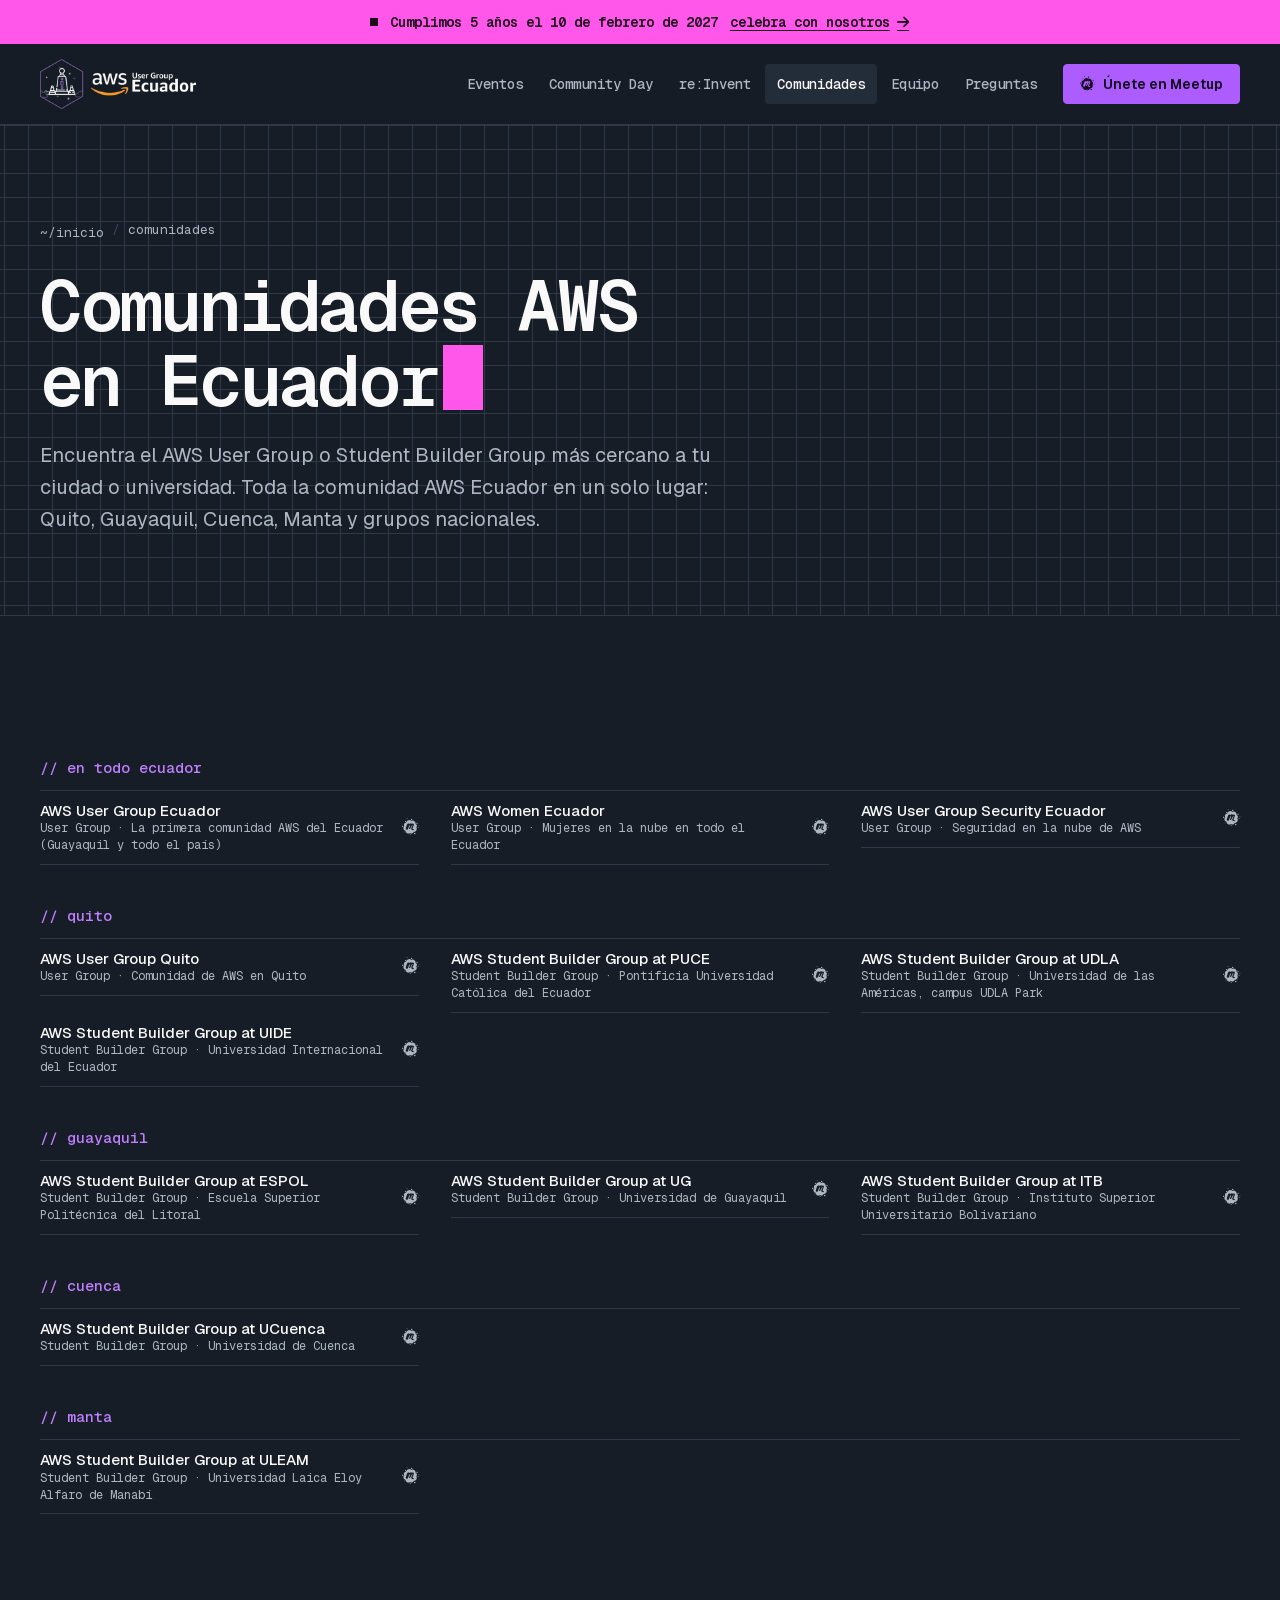
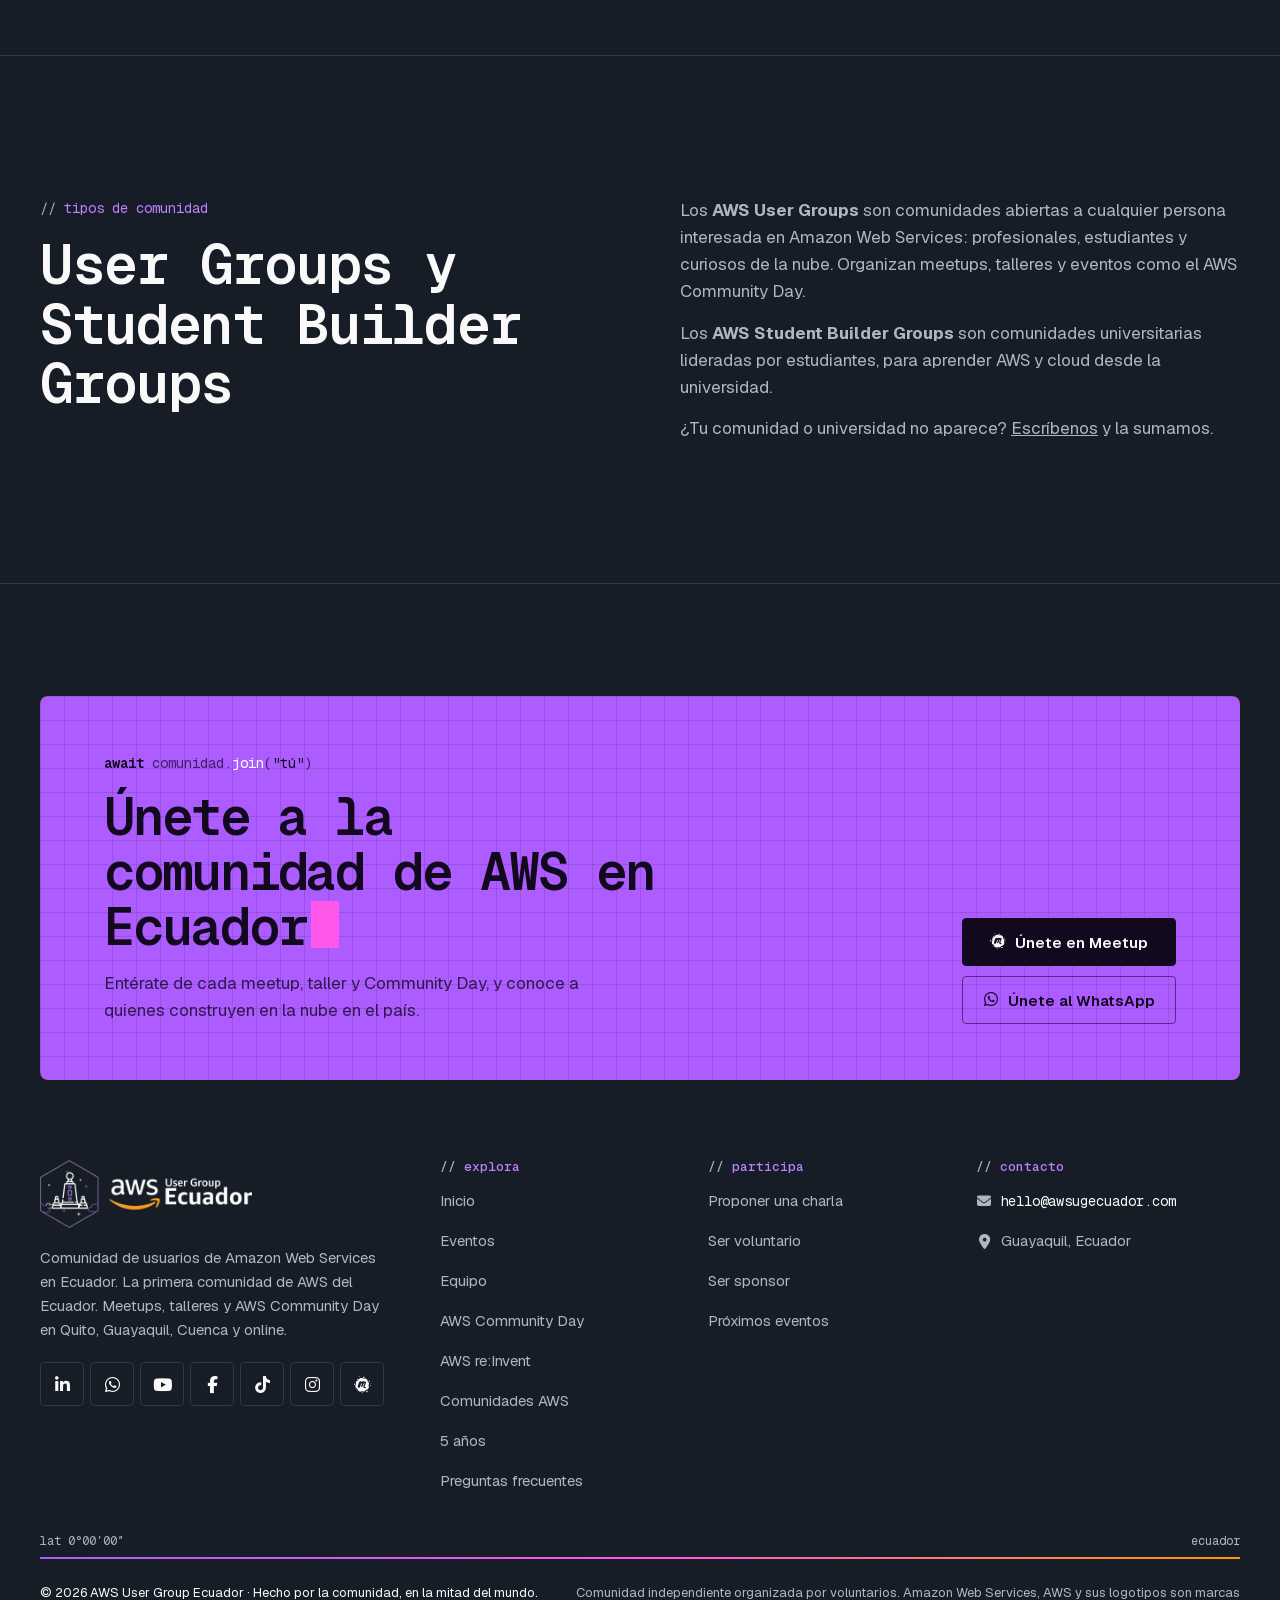
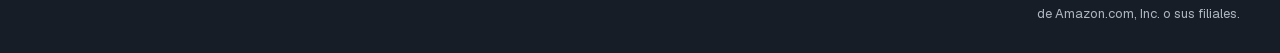
<file: comunidades/index.html>
<!doctype html>
<html lang="es-EC">
<head>
<meta charset="utf-8">
<script>if(location.hostname==='awsugecuador.com')location.replace('https://www.awsugecuador.com'+location.pathname+location.search+location.hash)</script>
<!-- Google Tag Manager (GTM-M5F6GRM), carga diferida: primera interacción o 4 s después de cargar -->
<script>window.dataLayer=window.dataLayer||[];(function(w,d){var ev=['scroll','pointerdown','keydown','touchstart'],done=false;function load(){if(done)return;done=true;ev.forEach(function(e){w.removeEventListener(e,load)});w.dataLayer.push({'gtm.start':new Date().getTime(),event:'gtm.js'});var j=d.createElement('script');j.async=true;j.src='https://www.googletagmanager.com/gtm.js?id=GTM-M5F6GRM';d.head.appendChild(j)}ev.forEach(function(e){w.addEventListener(e,load,{passive:true})});w.addEventListener('load',function(){setTimeout(load,4000)})})(window,document);</script>
<!-- End Google Tag Manager -->
<meta name="viewport" content="width=device-width, initial-scale=1, viewport-fit=cover">
<title>Comunidades AWS en Ecuador: User Groups y Student Builders</title>
<meta name="description" content="Comunidades AWS en Ecuador por ciudad: AWS User Group Ecuador, AWS User Group Quito, AWS Women Ecuador y Student Builder Groups de ESPOL, PUCE, UCuenca y más.">
<meta name="keywords" content="AWS Ecuador, AWS User Group Ecuador, AWS User Group en Ecuador, comunidad AWS, comunidad AWS Ecuador, comunidad AWS en Ecuador, cloud Ecuador, comunidad cloud Ecuador, Amazon Web Services Ecuador, AWS Community Day Ecuador, AWS Quito, AWS Guayaquil, AWS Cuenca, certificación AWS Ecuador, Alexis Polo, líder fundador AWS User Group Ecuador, primera comunidad de AWS en Ecuador, AWS re:Invent Ecuador, AWS Women Ecuador, AWS Student Builder Group Ecuador">
<meta name="author" content="AWS User Group Ecuador · Alexis Polo">
<link rel="canonical" href="https://www.awsugecuador.com/comunidades/">
<link rel="alternate" hreflang="es-EC" href="https://www.awsugecuador.com/comunidades/">
<link rel="alternate" hreflang="x-default" href="https://www.awsugecuador.com/comunidades/">
<meta name="robots" content="index, follow, max-image-preview:large, max-snippet:-1, max-video-preview:-1">
<meta name="theme-color" content="#161D26">
<meta name="color-scheme" content="dark">
<meta property="og:type" content="website">
<meta property="og:locale" content="es_EC">
<meta property="og:site_name" content="AWS User Group Ecuador">
<meta property="og:title" content="Comunidades AWS en Ecuador: User Groups y Student Builders">
<meta property="og:description" content="Comunidades AWS en Ecuador por ciudad: AWS User Group Ecuador, AWS User Group Quito, AWS Women Ecuador y Student Builder Groups de ESPOL, PUCE, UCuenca y más.">
<meta property="og:url" content="https://www.awsugecuador.com/comunidades/">
<meta property="og:image" content="https://www.awsugecuador.com/img/og-awsugecuador.jpg">
<meta property="og:image:width" content="1200">
<meta property="og:image:height" content="630">
<meta property="og:image:alt" content="La comunidad de AWS en Ecuador: AWS User Group Ecuador">
<meta name="twitter:card" content="summary_large_image">
<meta name="twitter:title" content="Comunidades AWS en Ecuador: User Groups y Student Builders">
<meta name="twitter:description" content="Comunidades AWS en Ecuador por ciudad: AWS User Group Ecuador, AWS User Group Quito, AWS Women Ecuador y Student Builder Groups de ESPOL, PUCE, UCuenca y más.">
<meta name="twitter:image" content="https://www.awsugecuador.com/img/og-awsugecuador.jpg">
<link rel="icon" href="/favicon.ico" sizes="48x48">
<link rel="icon" href="/img/favicon-32.png" sizes="32x32" type="image/png">
<link rel="icon" href="/img/favicon-192.png" sizes="192x192" type="image/png">
<link rel="apple-touch-icon" href="/img/apple-touch-icon.png">
<link rel="manifest" href="/site.webmanifest">
<link rel="preload" href="/fonts/geist-mono-latin.woff2" as="font" type="font/woff2" crossorigin>
<link rel="preload" href="/fonts/geist-latin.woff2" as="font" type="font/woff2" crossorigin>
<link rel="preload" href="/fonts/fa-brands-a2ce9d39.woff2" as="font" type="font/woff2" crossorigin>
<link rel="preload" href="/fonts/fa-solid-4832c2c9.woff2" as="font" type="font/woff2" crossorigin>
<style>@font-face{font-family:'Geist';font-style:normal;font-weight:400 700;font-display:swap;src:url(/fonts/geist-latin.woff2) format('woff2')}@font-face{font-family:'Geist Mono';font-style:normal;font-weight:400 700;font-display:swap;src:url(/fonts/geist-mono-latin.woff2) format('woff2')}:root{color-scheme:dark;--bg:#161D26;--bg-2:#1C2430;--bg-3:#232C39;--line:#2E3846;--line-2:#3E4A5A;--text:#F9F9FA;--text-2:#AEB6C2;--purple:#AD5CFF;--purple-2:#BF80FF;--pink:#FF57E9;--orange:#FF9900;--cyan:#3AB0FF;--green:#2BD47D;--on-purple:#12091F;--sans:'Geist',system-ui,-apple-system,'Segoe UI',sans-serif;--mono:'Geist Mono',ui-monospace,'SFMono-Regular',Menlo,monospace;--gutter:20px;--max:1280px;--section:clamp(72px,11vw,144px);--grid:linear-gradient(var(--line) 1px,transparent 1px) 0 0 / 24px 24px,linear-gradient(90deg,var(--line) 1px,transparent 1px) 0 0 / 24px 24px}*,*::before,*::after{box-sizing:border-box}html{-webkit-text-size-adjust:100%;scroll-padding-top:96px}@media (prefers-reduced-motion:no-preference){html{scroll-behavior:smooth}}body{margin:0;background:var(--bg);color:var(--text);font-family:var(--sans);font-size:1.0625rem;line-height:1.6;-webkit-font-smoothing:antialiased}img{display:block;max-width:100%;height:auto}a{color:inherit}h1,h2,h3{margin:0;font-weight:600;line-height:1.1}p{margin:0}ul,ol{margin:0;padding:0;list-style:none}::selection{background:var(--purple);color:var(--on-purple)}:focus-visible{outline:2px solid var(--pink);outline-offset:3px}.skip{position:absolute;left:12px;top:-60px;z-index:100;background:var(--purple);color:var(--on-purple);padding:12px 16px;text-decoration:none;font-weight:600}.skip:focus{top:12px}.wrap{width:100%;max-width:var(--max);margin-inline:auto;padding-inline:var(--gutter)}.mono{font-family:var(--mono)}.kw{color:var(--purple)}.fn{color:var(--pink)}.str{color:var(--green)}.cm{color:var(--text-2)}.site-header{position:sticky;top:0;z-index:50;background:rgba(22,29,38,.9);-webkit-backdrop-filter:blur(12px);backdrop-filter:blur(12px);border-bottom:1px solid var(--line)}.header-row{display:flex;align-items:center;justify-content:space-between;height:72px;gap:16px}.brand{display:inline-flex;align-items:center;min-height:44px;text-decoration:none}.brand img{height:44px;width:auto}.nav-toggle{display:inline-flex;align-items:center;gap:10px;min-height:44px;padding:0 12px;border:1px solid var(--line-2);border-radius:4px;background:none;color:var(--text);font:500 .8125rem/1 var(--mono);cursor:pointer}.nav-toggle .bars{position:relative;width:18px;height:10px;flex:none}.nav-toggle .bars::before,.nav-toggle .bars::after{content:'';position:absolute;left:0;right:0;height:2px;background:currentColor;transition:transform .25s,top .25s}.nav-toggle .bars::before{top:0}.nav-toggle .bars::after{top:8px}.nav-toggle[aria-expanded="true"] .bars::before{top:4px;transform:rotate(45deg)}.nav-toggle[aria-expanded="true"] .bars::after{top:4px;transform:rotate(-45deg)}.site-nav{position:fixed;inset:72px 0 0 0;background:var(--bg);padding:16px var(--gutter) 40px;display:none;flex-direction:column;overflow-y:auto}.site-nav.open{display:flex}.site-nav li a{display:flex;align-items:center;gap:12px;padding:16px 0;border-bottom:1px solid var(--line);font-family:var(--mono);font-size:1.375rem;font-weight:500;text-decoration:none}.site-nav li a::before{content:'>';color:var(--purple)}.site-nav li a[aria-current="page"]{color:var(--purple-2)}.site-nav .btn{margin-top:32px;align-self:flex-start}.btn{display:inline-flex;align-items:center;justify-content:center;gap:.6em;min-height:48px;padding:0 20px;border:1px solid var(--text);border-radius:4px;background:var(--text);color:var(--bg);font:600 .9375rem/1 var(--sans);text-decoration:none;transition:background-color .2s,border-color .2s,color .2s}.btn i{font-size:1.05em;flex:none}.btn-purple{background:var(--purple);border-color:var(--purple);color:var(--on-purple)}.btn-ghost{background:transparent;color:var(--text);border-color:var(--line-2)}@media (hover:hover){.btn:hover{background:var(--purple-2);border-color:var(--purple-2);color:var(--on-purple)}.btn-ghost:hover{background:transparent;border-color:var(--purple-2);color:var(--purple-2)}}.link{display:inline-flex;align-items:center;gap:.55em;min-height:44px;font-weight:600;text-decoration:none;transition:color .2s}.link i{font-size:.9em;flex:none;transition:transform .2s}@media (hover:hover){.link:hover{color:var(--purple-2)}.link:hover i{transform:translateX(3px)}}.tags{display:flex;flex-wrap:wrap;gap:8px}.tag{display:inline-flex;align-items:center;min-height:28px;padding:0 10px;border:1px solid var(--line-2);border-radius:4px;font:400 .8125rem/1 var(--mono);color:var(--text-2)}.badge{display:inline-flex;align-items:center;min-height:24px;padding:0 8px;border:1px solid var(--line-2);border-radius:4px;font:500 .75rem/1 var(--mono);color:var(--text)}.badge.p{border-color:var(--purple);color:var(--purple-2)}.eyebrow{display:block;font-family:var(--mono);font-size:.875rem;color:var(--purple-2);margin-bottom:16px}.eyebrow::before{content:'// ';color:var(--text-2)}.hero{position:relative;padding-top:clamp(40px,8vw,96px);overflow:hidden}.prompt{font-family:var(--mono);font-size:.875rem;color:var(--text-2);margin-bottom:20px;overflow-wrap:anywhere}.hero h1{font-family:var(--mono);font-weight:600;font-size:clamp(2.25rem,9.6vw,5rem);line-height:1.04;letter-spacing:-0.04em}.hero h1 .hl{color:var(--purple)}.cursor{display:inline-block;width:.55em;height:.9em;margin-left:.08em;vertical-align:-0.06em;background:var(--pink)}@media (prefers-reduced-motion:no-preference){.cursor{animation:blink 1.1s steps(1) infinite}}@keyframes blink{50%{opacity:0}}.hero-lede{margin-top:24px;max-width:40ch;font-size:clamp(1.0625rem,2vw,1.25rem);color:var(--text-2)}.hero-lede strong{color:var(--text);font-weight:600}.hero-actions{margin-top:32px;display:flex;flex-wrap:wrap;gap:12px}.art{position:relative;margin-top:48px;aspect-ratio:1 / 1;max-width:480px;border:1px solid var(--line);background:var(--grid),var(--bg-2)}.art .pixel{position:absolute;inset:8%;width:84%;height:84%}.art-label{position:absolute;left:12px;bottom:10px;font:400 .75rem/1 var(--mono);color:var(--pink)}.art-label.r{left:auto;right:12px;color:var(--text-2)}@media (prefers-reduced-motion:no-preference){.spark{animation:twinkle 2.4s steps(2) infinite}.spark.s2{animation-delay:.6s}.spark.s3{animation-delay:1.2s}.spark.s4{animation-delay:1.8s}}@keyframes twinkle{50%{opacity:.15}}.stats{display:grid;grid-template-columns:1fr 1fr;margin-top:56px;border:1px solid var(--line)}.stats div{padding:18px 16px 20px;border-bottom:1px solid var(--line);display:flex;flex-direction:column-reverse;justify-content:flex-end;gap:6px}.stats div:nth-child(odd){border-right:1px solid var(--line)}.stats div:nth-last-child(-n+2){border-bottom:0}.stats dt{font:400 .8125rem/1.4 var(--mono);color:var(--text-2)}.stats dd{margin:0;font:600 clamp(1.75rem,6vw,2.5rem)/1 var(--mono);letter-spacing:-0.03em}.stats dd.t{font-size:clamp(1.0625rem,3vw,1.25rem);line-height:1.25;letter-spacing:-0.01em}.stats div:nth-child(1) dd{color:var(--purple-2)}.stats div:nth-child(2) dd{color:var(--pink)}.photo-band{margin-top:56px;position:relative}.photo-band img{width:100%;aspect-ratio:4 / 5;object-fit:cover;object-position:42% 62%}.photo-band figure{margin:0;position:relative}.photo-band figure::after{content:'';position:absolute;left:0;right:0;top:30%;height:2px;background:var(--pink);box-shadow:0 0 12px var(--pink)}.photo-band figcaption{padding:12px var(--gutter) 0;font:400 .8125rem/1.4 var(--mono);color:var(--text-2)}.photo-band figcaption b{color:var(--pink);font-weight:500}.section{padding-block:var(--section)}.section + .section{border-top:1px solid var(--line)}.h2,.section-head h2{font-family:var(--mono);font-weight:600;font-size:clamp(1.875rem,6.4vw,3.5rem);line-height:1.06;letter-spacing:-0.035em}.section-head p{margin-top:20px;max-width:54ch;color:var(--text-2);font-size:1.0625rem}.muted{color:var(--text-2)}.bento{display:grid;gap:12px;margin-top:40px}.cell{position:relative;padding:24px 20px 26px;border:1px solid var(--line);border-radius:6px;background:var(--bg-2);transition:border-color .2s}@media (hover:hover){.cell:hover{border-color:var(--purple)}}.cell .tag{margin-bottom:18px}.cell h3{font-size:1.25rem;font-weight:600;letter-spacing:-0.015em}.cell p{margin-top:8px;color:var(--text-2)}.cell.hi{background:var(--purple);border-color:var(--purple);color:var(--on-purple);background-image:linear-gradient(rgba(18,9,31,.12) 1px,transparent 1px),linear-gradient(90deg,rgba(18,9,31,.12) 1px,transparent 1px);background-size:24px 24px}.cell.hi p{color:rgba(18,9,31,.78)}.cell.hi .tag{border-color:rgba(18,9,31,.4);color:var(--on-purple)}.cell.hi h3{font-family:var(--mono);font-size:clamp(1.5rem,4.4vw,2rem);letter-spacing:-0.03em}.cd{display:grid;gap:32px}.cd figure{margin:0;border:1px solid var(--line);border-radius:6px;overflow:hidden}.cd img{width:100%;aspect-ratio:4 / 3;object-fit:cover}#community-day .cd img{aspect-ratio:16 / 9;object-position:50% 70%}.cd .meta{display:grid;grid-template-columns:auto 1fr;gap:10px 20px;margin:28px 0;padding:18px 0;border-block:1px solid var(--line)}.cd .meta dt{font:400 .875rem/1.5 var(--mono);color:var(--text-2)}.cd .meta dd{margin:0;font-weight:600}.cd .actions{display:flex;flex-wrap:wrap;gap:12px}.feed{margin-top:40px;border-top:1px solid var(--line)}.event{position:relative;display:grid;gap:10px;padding:24px 0 26px;border-bottom:1px solid var(--line)}.event .top{display:flex;flex-wrap:wrap;align-items:center;gap:8px 12px;font:400 .8125rem/1.4 var(--mono);color:var(--text-2)}.event time{color:var(--purple-2);font-weight:500}.event h3{font-size:clamp(1.25rem,3.4vw,1.625rem);font-weight:600;letter-spacing:-0.02em;line-height:1.2;max-width:34ch;transition:color .2s}.event h3 a{text-decoration:none}.event h3 a::after{content:'';position:absolute;inset:0}.event p{color:var(--text-2);max-width:62ch}.event .where{display:inline-flex;align-items:center;gap:.5em}.event .tags{position:relative;z-index:1;pointer-events:none}@media (hover:hover){.event:hover h3{color:var(--purple-2)}}.events-foot{margin-top:32px;display:flex;flex-wrap:wrap;gap:12px}.gallery{display:grid;grid-template-columns:1fr 1fr;gap:8px}.gallery figure{margin:0;overflow:hidden;border-radius:6px;background:var(--bg-2)}.gallery img{width:100%;height:100%;object-fit:cover}.gallery .g1{grid-column:1 / -1;aspect-ratio:16 / 10}.gallery .g2,.gallery .g3{aspect-ratio:3 / 4}.gallery-cap{margin-top:12px;font:400 .8125rem/1.4 var(--mono);color:var(--text-2)}.team{display:grid;grid-template-columns:1fr;gap:12px;margin-top:40px}.member{display:grid;grid-template-columns:112px 1fr;column-gap:16px;align-content:center;padding:12px;border:1px solid var(--line);border-radius:6px;background:var(--bg-2)}.member figure{grid-row:1 / span 3;margin:0;width:112px;height:112px;border-radius:6px;overflow:hidden;background:var(--bg-3)}.member img{width:100%;height:100%;aspect-ratio:1 / 1;object-fit:cover;object-position:50% 25%}.member h3{align-self:end;font-size:1.125rem;font-weight:600;letter-spacing:-0.01em}.member .badges{display:flex;flex-wrap:wrap;gap:6px;margin-top:8px}.member .social{display:flex;gap:4px;margin:6px 0 0 -10px}.icon-btn{display:grid;place-items:center;width:44px;height:44px;line-height:1;border-radius:4px;text-decoration:none;color:var(--text-2);font-size:1.0625rem;transition:background-color .2s,color .2s}@media (hover:hover){.icon-btn:hover{background-color:var(--bg-3);color:var(--purple-2)}}.sponsors{display:grid;grid-template-columns:1fr;gap:12px;margin-top:40px}.sponsors li{display:grid;place-items:center;min-height:104px;padding:24px;border:1px solid var(--line);border-radius:6px;background:var(--bg-2)}.sponsors img{max-height:36px;width:auto;max-width:100%;filter:brightness(0) invert(1);opacity:.88;transition:opacity .2s}@media (hover:hover){.sponsors li:hover img{opacity:1}}.cta-card{margin-top:24px;display:grid;gap:20px;padding:28px 22px;border-radius:6px;background:var(--pink);color:#1F0A1C;background-image:linear-gradient(rgba(31,10,28,.1) 1px,transparent 1px),linear-gradient(90deg,rgba(31,10,28,.1) 1px,transparent 1px);background-size:24px 24px}.cta-card p{font:600 clamp(1.25rem,3.6vw,1.75rem)/1.2 var(--mono);letter-spacing:-0.03em;max-width:26ch}.cta-card .btn{justify-self:start;background:#1F0A1C;border-color:#1F0A1C;color:var(--text)}@media (hover:hover){.cta-card .btn:hover{background:var(--text);border-color:var(--text);color:#1F0A1C}}.faq{margin-top:40px;display:grid;gap:10px}.faq details{border:1px solid var(--line);border-radius:6px;background:var(--bg-2);transition:border-color .2s}.faq details[open]{border-color:var(--purple)}.faq summary{display:flex;align-items:center;justify-content:space-between;gap:16px;min-height:64px;padding:14px 16px 14px 20px;cursor:pointer;list-style:none;font-size:1.0625rem;font-weight:600;line-height:1.35}.faq summary::-webkit-details-marker{display:none}.faq summary::after{content:'';flex:none;width:32px;height:32px;border-radius:4px;border:1px solid var(--line-2);color:var(--text);background:linear-gradient(currentColor,currentColor) center / 12px 2px no-repeat,linear-gradient(currentColor,currentColor) center / 2px 12px no-repeat;transition:background-color .2s,color .2s,border-color .2s}@media (hover:hover){.faq summary:hover::after{border-color:var(--purple);color:var(--purple-2)}}.faq details[open]>summary::after{background:linear-gradient(currentColor,currentColor) center / 12px 2px no-repeat;background-color:var(--purple);border-color:var(--purple);color:var(--on-purple)}.faq .answer{padding:0 20px 22px;color:var(--text-2);max-width:70ch}.faq .answer a{color:var(--purple-2);font-weight:600}.site-footer{border-top:1px solid var(--line);padding-top:clamp(56px,9vw,112px);padding-bottom:28px}.join-card{display:grid;gap:28px;padding:32px 22px;border-radius:8px;background:var(--purple);color:var(--on-purple);background-image:linear-gradient(rgba(18,9,31,.12) 1px,transparent 1px),linear-gradient(90deg,rgba(18,9,31,.12) 1px,transparent 1px);background-size:24px 24px}.join-card .prompt{color:rgba(18,9,31,.7);margin-bottom:14px}.join-card .prompt .kw{color:var(--on-purple);font-weight:600}.join-card .prompt .fn{color:#FFFFFF}.join-card .prompt .str{color:#12091F}.join-card h2{font:600 clamp(1.75rem,6.4vw,3.25rem)/1.06 var(--mono);letter-spacing:-0.04em;max-width:18ch}.join-card .cursor{background:var(--pink)}.join-lede{margin-top:16px;max-width:46ch;color:rgba(18,9,31,.8)}.join-actions{display:flex;flex-wrap:wrap;gap:10px}.join-card .btn{background:var(--on-purple);border-color:var(--on-purple);color:var(--text)}.join-card .btn-dark{background:transparent;border-color:rgba(18,9,31,.55);color:var(--on-purple)}@media (hover:hover){.join-card .btn:hover{background:var(--text);border-color:var(--text);color:var(--on-purple)}.join-card .btn-dark:hover{background:var(--on-purple);border-color:var(--on-purple);color:var(--text)}}.footer-grid{display:grid;grid-template-columns:1fr 1fr;gap:40px 24px;margin-top:64px}.footer-brand{grid-column:1 / -1}.footer-brand img{height:68px;width:auto}.footer-brand p{margin-top:18px;max-width:38ch;color:var(--text-2);font-size:.9375rem}.footer-brand .social{display:flex;flex-wrap:wrap;gap:6px;margin-top:20px}.footer-brand .icon-btn{border:1px solid var(--line);color:var(--text)}@media (hover:hover){.footer-brand .icon-btn:hover{border-color:var(--purple);background-color:var(--bg-3);color:var(--purple-2)}}.footer-col h2{font:500 .8125rem/1 var(--mono);color:var(--purple-2);margin-bottom:8px}.footer-col h2::before{content:'// ';color:var(--text-2)}.footer-col a,.footer-col .plain{display:inline-flex;align-items:center;gap:.6em;min-height:40px;text-decoration:none;color:var(--text-2);font-size:.9375rem;transition:color .2s}.footer-col i{width:1.1em;text-align:center;flex:none;color:var(--text-2)}@media (hover:hover){.footer-col a:hover{color:var(--text)}}.footer-col:last-child{grid-column:1 / -1}.footer-col .mail{color:var(--text);font-family:var(--mono);font-size:.875rem;word-break:break-all}.equator-bar{position:relative;margin-top:56px;height:2px;background:linear-gradient(90deg,var(--purple),var(--pink),var(--orange))}.equator-bar span{position:absolute;top:-22px;font:400 .75rem/1 var(--mono);color:var(--text-2)}.equator-bar span:last-child{right:0}.footer-meta{display:grid;gap:8px;margin-top:24px;color:var(--text-2);font-size:.8125rem}.footer-meta p:first-child{color:var(--text)}.page-hero{padding-top:clamp(40px,8vw,96px);padding-bottom:clamp(48px,7vw,80px);border-bottom:1px solid var(--line);background:var(--grid),var(--bg);background-position:center top}.page-hero h1{font-family:var(--mono);font-size:clamp(2.125rem,8.6vw,4.5rem);font-weight:600;letter-spacing:-0.045em;line-height:1.04;max-width:16ch}.page-hero p.lede{margin-top:20px;max-width:52ch;font-size:clamp(1.0625rem,2vw,1.25rem);color:var(--text-2)}.crumbs{margin-bottom:24px;font:400 .8125rem/1.4 var(--mono);color:var(--text-2)}.crumbs ol{display:flex;flex-wrap:wrap;gap:8px}.crumbs li + li::before{content:'/';margin-right:8px;color:var(--line-2)}.crumbs a{text-decoration:none;display:inline-flex;min-height:24px;align-items:center}@media (hover:hover){.crumbs a:hover{color:var(--purple-2)}}.notice{margin-top:32px;padding:22px 20px;display:grid;gap:16px;border:1px solid var(--purple);border-radius:6px;background:var(--bg-2)}.notice p{max-width:54ch}.split{display:grid;gap:32px}.split .body p + p{margin-top:14px}.split .body{color:var(--text-2)}.list{margin-top:28px;display:grid;gap:10px}.list li{padding:18px 20px;border:1px solid var(--line);border-radius:6px;background:var(--bg-2)}.list h3{font-size:1.0625rem;color:var(--text)}.list p{margin-top:4px}.announce{display:flex;align-items:center;justify-content:center;flex-wrap:wrap;gap:4px 12px;min-height:44px;padding:8px var(--gutter);text-align:center;text-decoration:none;background:var(--pink);color:#1F0A1C;font:600 .875rem/1.3 var(--mono)}.announce .dot{width:8px;height:8px;flex:none;background:#1F0A1C}@media (prefers-reduced-motion:no-preference){.announce .dot{animation:blink 1.1s steps(1) infinite}}.announce .go{display:inline-flex;align-items:center;gap:.45em;text-decoration:underline;text-underline-offset:3px}@media (hover:hover){.announce:hover .go i{transform:translateX(3px)}.announce .go i{transition:transform .2s}}.anniversary{padding-top:clamp(56px,8vw,96px)}.aniv-card{display:grid;gap:28px;padding:28px 22px;border:1px solid var(--purple);border-radius:8px;background:radial-gradient(120% 90% at 0% 0%,rgba(173,92,255,.22),transparent 60%),var(--grid),var(--bg-2)}.aniv-art{display:flex;align-items:flex-end;gap:14px;color:var(--purple)}.aniv-art .five{width:clamp(96px,26vw,200px);height:auto;filter:drop-shadow(6px 6px 0 var(--pink))}.aniv-years{font-size:clamp(1.5rem,5vw,2.5rem);font-weight:600;color:var(--text);letter-spacing:-0.03em}.aniv-body .prompt{margin-bottom:12px}.aniv-lede{margin-top:16px;max-width:52ch;color:var(--text-2)}.aniv-lede strong{color:var(--text)}.countdown{display:grid;grid-template-columns:repeat(4,1fr);gap:8px;margin-top:24px;max-width:460px}.countdown div{display:grid;place-items:center;gap:2px;padding:12px 4px;border:1px solid var(--line-2);border-radius:6px;background:var(--bg)}.countdown span{font:600 clamp(1.5rem,6vw,2.25rem)/1 var(--mono);letter-spacing:-0.03em;color:var(--text);font-variant-numeric:tabular-nums}.countdown div:first-child span{color:var(--pink)}.countdown small{font:400 .75rem/1 var(--mono);color:var(--text-2)}.aniv-body .hero-actions{margin-top:24px}.filters{display:flex;gap:8px;margin-top:32px;overflow-x:auto;padding-bottom:4px;scrollbar-width:none}.filters::-webkit-scrollbar{display:none}.chip{flex:none;min-height:40px;padding:0 14px;border:1px solid var(--line-2);border-radius:4px;background:transparent;color:var(--text-2);font:500 .8125rem/1 var(--mono);cursor:pointer;transition:background-color .2s,border-color .2s,color .2s}@media (hover:hover){.chip:hover{border-color:var(--purple);color:var(--text)}}.chip[aria-pressed="true"]{background:var(--purple);border-color:var(--purple);color:var(--on-purple)}.moments{margin-top:20px;columns:2;column-gap:8px}.moment{position:relative;margin:0 0 8px;break-inside:avoid;border-radius:6px;overflow:hidden;background:var(--bg-3)}.moment[hidden]{display:none}.moments:not(.expanded) .moment:nth-child(n+11){display:none}.more{margin-top:12px;width:100%}.moment img{width:100%;height:auto;transition:transform .5s ease}.moment figcaption{position:absolute;left:8px;bottom:8px;padding:4px 8px;border-radius:4px;background:rgba(22,29,38,.82);font:500 .6875rem/1.2 var(--mono);color:var(--text)}@media (hover:hover){.moment:hover img{transform:scale(1.04)}}.albums-title{margin-top:56px;font-size:.875rem;font-weight:500;color:var(--purple-2)}.albums{display:grid;grid-template-columns:1fr;gap:12px;margin-top:16px}#contenido .albums:first-child{margin-top:40px}.album a{display:grid;grid-template-columns:112px 1fr;align-items:stretch;border:1px solid var(--line);border-radius:6px;overflow:hidden;background:var(--bg-2);text-decoration:none;transition:border-color .2s}.album img{width:100%;height:100%;aspect-ratio:1;object-fit:cover}.a-body{display:grid;align-content:center;gap:4px;padding:14px 16px}.a-count{font:500 .75rem/1 var(--mono);color:var(--pink)}.album strong{font-size:1.0625rem;line-height:1.25}.a-meta{font:400 .8125rem/1.3 var(--mono);color:var(--text-2)}@media (hover:hover){.album a:hover{border-color:var(--purple)}.album a:hover strong{color:var(--purple-2)}}.section-head + .albums{margin-top:40px}.founder{margin-top:56px;padding:28px 22px;border:1px solid var(--purple);border-radius:8px;background:radial-gradient(120% 90% at 100% 0%,rgba(255,87,233,.14),transparent 60%),var(--bg-2)}.founder p{margin-top:16px;max-width:64ch;color:var(--text-2);font-size:1.0625rem}.founder .hero-actions{margin-top:24px}.founder-quote{margin:24px 0 0;padding:4px 0 4px 18px;border-left:3px solid var(--pink);font:500 clamp(1.0625rem,2.4vw,1.25rem)/1.45 var(--mono);color:var(--text);max-width:60ch;letter-spacing:-0.01em}@media (min-width:768px){.founder{padding:40px 48px}}.in-action{margin-top:64px}.action-grid{display:grid;grid-template-columns:1fr 1fr;gap:8px;margin-top:28px}.action-grid figure{position:relative;margin:0;border-radius:6px;overflow:hidden;background:var(--bg-3)}.action-grid img{width:100%;height:100%;object-fit:cover}.action-grid figure:nth-child(1),.action-grid figure:nth-child(4){grid-column:1 / -1;aspect-ratio:16 / 10}.action-grid figure:nth-child(2),.action-grid figure:nth-child(3){aspect-ratio:1}.action-grid figcaption{position:absolute;left:8px;bottom:8px;padding:4px 8px;border-radius:4px;background:rgba(22,29,38,.82);font:500 .6875rem/1.2 var(--mono)}@media (min-width:768px){.action-grid{grid-template-columns:2fr 1fr 1fr;grid-template-rows:repeat(2,clamp(200px,22vw,300px));gap:12px}.action-grid figure:nth-child(1){grid-column:1;grid-row:1 / 3;aspect-ratio:auto}.action-grid figure:nth-child(2),.action-grid figure:nth-child(3){aspect-ratio:auto}.action-grid figure:nth-child(4){grid-column:2 / 4;aspect-ratio:auto}}.reinvent{display:grid;gap:32px}.reinvent figure{margin:0;position:relative;border:1px solid var(--line);border-radius:6px;overflow:hidden}.reinvent img{width:100%;aspect-ratio:1;object-fit:cover}.reinvent figcaption{position:absolute;left:10px;bottom:10px;padding:5px 10px;border-radius:4px;background:rgba(22,29,38,.85);font:500 .75rem/1.2 var(--mono)}.reinvent figcaption b{color:var(--orange);font-weight:500}@media (min-width:1024px){.reinvent{grid-template-columns:1fr 1fr;gap:80px;align-items:center}.reinvent figure{max-width:560px;justify-self:end;width:100%}}.reinvent-strip{display:grid;grid-auto-flow:column;grid-auto-columns:62%;gap:10px;margin-top:32px;overflow-x:auto;scroll-snap-type:x mandatory;padding-bottom:8px;scrollbar-width:thin}.reinvent-strip figure{position:relative;margin:0;scroll-snap-align:start;border-radius:6px;overflow:hidden;background:var(--bg-3)}.reinvent-strip img{width:100%;aspect-ratio:4 / 5;object-fit:cover}.reinvent-strip figcaption{position:absolute;left:8px;bottom:8px;padding:4px 8px;border-radius:4px;background:rgba(22,29,38,.82);font:500 .6875rem/1.2 var(--mono)}@media (min-width:768px){.reinvent-strip{grid-auto-columns:30%;gap:12px}}@media (min-width:1024px){.reinvent-strip{grid-auto-flow:row dense;grid-template-columns:repeat(4,1fr);grid-auto-rows:clamp(240px,24vw,340px);overflow:visible;margin-top:48px}.reinvent-strip img{height:100%;aspect-ratio:auto}.reinvent-strip .wide{grid-column:span 2}}.section-sm{padding-block:clamp(48px,7vw,80px)}.h3-mono{font:500 .9375rem/1.4 var(--mono);color:var(--purple-2);letter-spacing:0}.cl-intro{margin-top:8px;font-size:.9375rem;max-width:60ch}.comm-list{display:grid;grid-template-columns:1fr;column-gap:32px;margin-top:20px;border-top:1px solid var(--line)}.comm-list a{display:grid;grid-template-columns:1fr auto;align-items:center;column-gap:12px;min-height:56px;padding:10px 0;border-bottom:1px solid var(--line);text-decoration:none;transition:color .2s}.cl-name{font-size:.9375rem;font-weight:500;line-height:1.3}.cl-meta{grid-column:1;font:400 .75rem/1.4 var(--mono);color:var(--text-2)}.comm-list i{grid-column:2;grid-row:1 / span 2;color:var(--text-2);font-size:1.05rem;transition:color .2s}@media (hover:hover){.comm-list a:hover .cl-name,.comm-list a:hover i{color:var(--purple-2)}}.sr-only{position:absolute;width:1px;height:1px;padding:0;margin:-1px;overflow:hidden;clip:rect(0,0,0,0);white-space:nowrap;border:0}@media (min-width:768px){.comm-list{grid-template-columns:1fr 1fr}}@media (min-width:1024px){.comm-list{grid-template-columns:repeat(3,1fr)}}.editions{display:grid;gap:16px;margin-top:40px}.edition{display:grid;border:1px solid var(--line);border-radius:6px;overflow:hidden;background:var(--bg-2)}.edition figure{margin:0}.edition img{width:100%;aspect-ratio:16 / 10;object-fit:cover}.edition-body{padding:22px 20px 24px}.edition-meta{display:flex;flex-wrap:wrap;align-items:center;gap:10px;font:500 .8125rem/1 var(--mono);color:var(--purple-2)}.edition h3{margin-top:14px;font-size:clamp(1.25rem,3.2vw,1.625rem);letter-spacing:-0.02em}.edition-place{display:flex;align-items:center;gap:.5em;margin:8px 0 12px;font:400 .875rem/1.4 var(--mono);color:var(--pink)}.edition-links{display:flex;flex-wrap:wrap;gap:8px;margin-top:18px}@media (min-width:768px){.edition{grid-template-columns:1fr 1fr;align-items:center}.edition img{aspect-ratio:4 / 3;height:100%}.edition-body{padding:32px}}.ri-gallery{display:grid;grid-template-columns:1fr 1fr;gap:8px;margin-top:32px}.ri-gallery figure{position:relative;margin:0;border-radius:6px;overflow:hidden;background:var(--bg-3)}.ri-gallery img{width:100%;height:100%;aspect-ratio:4 / 5;object-fit:cover}.ri-gallery .wide{grid-column:1 / -1}.ri-gallery .wide img{aspect-ratio:4 / 3}.ri-gallery figcaption{position:absolute;left:8px;bottom:8px;padding:4px 8px;border-radius:4px;background:rgba(22,29,38,.82);font:500 .6875rem/1.2 var(--mono)}@media (min-width:1024px){.ri-gallery{grid-template-columns:repeat(4,1fr);grid-auto-rows:clamp(240px,24vw,340px);gap:12px}.ri-gallery img,.ri-gallery .wide img{aspect-ratio:auto}.ri-gallery .wide{grid-column:span 2;grid-row:span 2}.ri-gallery .wide2{grid-column:span 2}}.city-blocks{display:grid;gap:40px}.city-block .comm-list{margin-top:12px}.hitos{margin-top:40px;border-left:2px solid var(--line-2);padding-left:24px;display:grid;gap:28px}.hito{position:relative}.hito::before{content:'';position:absolute;left:-31px;top:4px;width:12px;height:12px;background:var(--purple)}.hito.next::before{background:var(--pink)}.hito time{font:500 .8125rem/1 var(--mono);color:var(--purple-2)}.hito.next time{color:var(--pink)}.hito h3{margin-top:8px;font-size:1.25rem;letter-spacing:-0.015em}.hito p{margin-top:6px;color:var(--text-2);max-width:60ch}@media (prefers-reduced-motion:no-preference){.js .reveal{opacity:0;transform:translateY(16px);transition:opacity .6s ease,transform .6s ease}.js .reveal.in{opacity:1;transform:none}}@media (prefers-reduced-motion:reduce){*{transition:none !important}}@media (min-width:768px){:root{--gutter:40px}.stats{grid-template-columns:repeat(4,1fr)}.stats div,.stats div:nth-child(odd){border-bottom:0;border-right:1px solid var(--line)}.stats div:last-child{border-right:0}.photo-band img{aspect-ratio:16 / 9}.moments{columns:3;column-gap:12px}.moment{margin-bottom:12px}.albums{grid-template-columns:1fr 1fr}.aniv-card{grid-template-columns:auto 1fr;gap:48px;align-items:center;padding:40px}.aniv-art{flex-direction:column;align-items:flex-start}.photo-band figure{border-block:1px solid var(--line)}.bento{grid-template-columns:repeat(6,1fr)}.bento .cell{grid-column:span 3}.bento .cell.hi{grid-column:span 3}.gallery{grid-template-columns:repeat(12,1fr);gap:12px}.gallery .g1{grid-column:1 / 9;grid-row:1 / 3;aspect-ratio:auto}.gallery .g2{grid-column:9 / -1;aspect-ratio:4 / 3}.gallery .g3{grid-column:9 / -1;aspect-ratio:4 / 3}.team{grid-template-columns:repeat(2,1fr);gap:24px;align-items:start}.member{display:block;padding:0;border:0;background:none}.member figure{width:100%;height:auto}.member h3{margin-top:14px}.sponsors{grid-template-columns:repeat(3,1fr)}.cta-card{grid-template-columns:1fr auto;align-items:center;padding:36px 40px}.notice{grid-template-columns:1fr auto;align-items:center;padding:24px 28px}.join-card{grid-template-columns:1fr auto;align-items:end;gap:40px;padding:48px}.join-actions{flex-direction:column;align-items:stretch}.footer-grid{grid-template-columns:repeat(3,1fr)}.footer-col:last-child{grid-column:auto}.footer-meta{grid-template-columns:auto 1fr;gap:24px;align-items:start}.footer-meta .legal{text-align:right}}@media (min-width:1024px){.nav-toggle{display:none}.site-nav{position:static;display:flex;flex-direction:row;align-items:center;gap:8px;padding:0;background:none;overflow:visible}.site-nav ul{display:flex;gap:2px}.site-nav li a{padding:0 9px;min-height:40px;border:0;border-radius:4px;font-size:.8125rem;white-space:nowrap;color:var(--text-2);transition:background-color .2s,color .2s}.site-nav li a::before{content:none}.site-nav li a:hover{background:var(--bg-3);color:var(--text)}.site-nav li a[aria-current="page"]{color:var(--text);background:var(--bg-3)}.site-nav .btn{margin:0 0 0 6px;min-height:40px;padding:0 14px;font-size:.8125rem;white-space:nowrap}.hero-grid{display:grid;grid-template-columns:1.25fr 1fr;gap:64px;align-items:center}.art{margin-top:0;justify-self:end;width:100%}.photo-band img{aspect-ratio:21 / 9;object-position:50% 66%}.moments{columns:4}.moments:not(.expanded) .moment:nth-child(n+11){display:block}.moments:not(.expanded) .moment[hidden]{display:none}.more{display:none}.albums{grid-template-columns:repeat(4,1fr)}.album a{grid-template-columns:1fr}.album img{aspect-ratio:3 / 2}.aniv-card{padding:56px 64px;gap:72px}.bento{grid-template-columns:repeat(12,1fr)}.bento .cell{grid-column:span 4}.bento .cell.hi{grid-column:span 4}.bento .cell{min-height:240px;display:flex;flex-direction:column}.bento .cell .tag{align-self:flex-start;margin-bottom:auto}.bento .cell h3{margin-top:32px}.cd{grid-template-columns:1.2fr 1fr;gap:64px;align-items:center}.split-head{display:grid;grid-template-columns:1fr 1fr;gap:64px;align-items:end}.split-head p{margin-top:0}.event{grid-template-columns:1fr auto;column-gap:40px;padding:28px 0}.event .tags{grid-column:2;grid-row:1 / span 3;align-self:center;justify-content:flex-end;flex-wrap:nowrap}.gallery{grid-template-rows:repeat(2,clamp(200px,20vw,290px));gap:16px}.gallery .g2,.gallery .g3{aspect-ratio:auto}.team{grid-template-columns:repeat(4,1fr);gap:24px}.brand img{height:50px}.header-row{height:80px}.join-card{padding:56px 64px}.footer-grid{grid-template-columns:1.6fr 1fr 1fr 1.2fr;gap:48px;margin-top:80px}.footer-brand{grid-column:auto}.split{grid-template-columns:1fr 1fr;gap:80px}}@media (min-width:1280px){.site-nav li a{padding:0 12px;font-size:.875rem}.site-nav .btn{padding:0 16px;font-size:.875rem}}@media (min-width:1440px){:root{--gutter:48px}}@font-face{font-family:"Font Awesome 6 Free";font-style:normal;font-weight:900;font-display:swap;src:url(/fonts/fa-solid-4832c2c9.woff2) format("woff2")}@font-face{font-family:"Font Awesome 6 Brands";font-style:normal;font-weight:400;font-display:swap;src:url(/fonts/fa-brands-a2ce9d39.woff2) format("woff2")}.fa-solid,.fa-brands{display:inline-block;min-width:1em;text-align:center;line-height:1;font-style:normal;font-variant:normal;text-rendering:auto;-webkit-font-smoothing:antialiased;-moz-osx-font-smoothing:grayscale}.fa-solid{font-family:"Font Awesome 6 Free";font-weight:900}.fa-brands{font-family:"Font Awesome 6 Brands";font-weight:400}.fa-solid::before,.fa-brands::before{content:var(--fa)}.fa-arrow-right{--fa:"\f061"}.fa-arrow-up-right-from-square{--fa:"\f08e"}.fa-calendar-plus{--fa:"\f271"}.fa-envelope{--fa:"\f0e0"}.fa-facebook-f{--fa:"\f39e"}.fa-globe{--fa:"\f0ac"}.fa-images{--fa:"\f302"}.fa-instagram{--fa:"\f16d"}.fa-linkedin-in{--fa:"\f0e1"}.fa-location-dot{--fa:"\f3c5"}.fa-meetup{--fa:"\f2e0"}.fa-microphone{--fa:"\f130"}.fa-tiktok{--fa:"\e07b"}.fa-whatsapp{--fa:"\f232"}.fa-youtube{--fa:"\f167"}</style>
<script type="application/ld+json">
{
  "@context": "https://schema.org",
  "@graph": [
    {
      "@type": "Organization",
      "@id": "https://www.awsugecuador.com/#organization",
      "name": "AWS User Group Ecuador",
      "url": "https://www.awsugecuador.com/",
      "logo": "https://www.awsugecuador.com/img/icon-512.png"
    },
    {
      "@type": "CollectionPage",
      "@id": "https://www.awsugecuador.com/comunidades/#webpage",
      "url": "https://www.awsugecuador.com/comunidades/",
      "name": "Comunidades AWS en Ecuador: User Groups y Student Builders",
      "description": "Comunidades AWS en Ecuador por ciudad: AWS User Group Ecuador, AWS User Group Quito, AWS Women Ecuador y Student Builder Groups de ESPOL, PUCE, UCuenca y más.",
      "inLanguage": "es-EC",
      "isPartOf": {
        "@id": "https://www.awsugecuador.com/#website"
      },
      "about": {
        "@id": "https://www.awsugecuador.com/#organization"
      },
      "dateModified": "2026-10-03"
    },
    {
      "@type": "BreadcrumbList",
      "itemListElement": [
        {
          "@type": "ListItem",
          "position": 1,
          "name": "Inicio",
          "item": "https://www.awsugecuador.com/"
        },
        {
          "@type": "ListItem",
          "position": 2,
          "name": "Comunidades",
          "item": "https://www.awsugecuador.com/comunidades/"
        }
      ]
    },
    {
      "@type": "ItemList",
      "@id": "https://www.awsugecuador.com/#comunidades",
      "name": "Comunidades de AWS en Ecuador: User Groups y Student Builder Groups",
      "itemListElement": [
        {
          "@type": "ListItem",
          "position": 1,
          "item": {
            "@type": "Organization",
            "name": "AWS User Group Quito",
            "url": "https://www.meetup.com/aws-user-group-quito/",
            "areaServed": "Quito"
          }
        },
        {
          "@type": "ListItem",
          "position": 2,
          "item": {
            "@type": "Organization",
            "name": "AWS Women Ecuador",
            "url": "https://www.meetup.com/aws-women-ecuador/",
            "areaServed": "Ecuador"
          }
        },
        {
          "@type": "ListItem",
          "position": 3,
          "item": {
            "@type": "Organization",
            "name": "AWS User Group Security Ecuador",
            "url": "https://www.meetup.com/aws-user-group-security-ecuador/",
            "areaServed": "Ecuador"
          }
        },
        {
          "@type": "ListItem",
          "position": 4,
          "item": {
            "@type": "Organization",
            "name": "AWS Student Builder Group at ESPOL",
            "url": "https://www.meetup.com/aws-sbg-at-escuela-superior-politecnica-del-litoral-espol",
            "areaServed": "Guayaquil"
          }
        },
        {
          "@type": "ListItem",
          "position": 5,
          "item": {
            "@type": "Organization",
            "name": "AWS Student Builder Group at UG",
            "url": "https://www.meetup.com/aws-sbg-at-universidad-de-guayaquil",
            "areaServed": "Guayaquil"
          }
        },
        {
          "@type": "ListItem",
          "position": 6,
          "item": {
            "@type": "Organization",
            "name": "AWS Student Builder Group at ITB",
            "url": "https://www.meetup.com/aws-sbg-at-instituto-superior-universitario-bolivariano/",
            "areaServed": "Guayaquil"
          }
        },
        {
          "@type": "ListItem",
          "position": 7,
          "item": {
            "@type": "Organization",
            "name": "AWS Student Builder Group at PUCE",
            "url": "https://www.meetup.com/aws-sbg-at-pontifical-cath-univ-of-ecuador-quito-campus",
            "areaServed": "Quito"
          }
        },
        {
          "@type": "ListItem",
          "position": 8,
          "item": {
            "@type": "Organization",
            "name": "AWS Student Builder Group at UDLA",
            "url": "https://www.meetup.com/aws-sbg-at-univ-of-the-americas-udla-park-campus",
            "areaServed": "Quito"
          }
        },
        {
          "@type": "ListItem",
          "position": 9,
          "item": {
            "@type": "Organization",
            "name": "AWS Student Builder Group at UIDE",
            "url": "https://www.meetup.com/aws-sbg-at-international-university-of-ecuador",
            "areaServed": "Quito"
          }
        },
        {
          "@type": "ListItem",
          "position": 10,
          "item": {
            "@type": "Organization",
            "name": "AWS Student Builder Group at UCuenca",
            "url": "https://www.meetup.com/aws-cloud-club-at-universidad-de-cuenca/",
            "areaServed": "Cuenca"
          }
        },
        {
          "@type": "ListItem",
          "position": 11,
          "item": {
            "@type": "Organization",
            "name": "AWS Student Builder Group at ULEAM",
            "url": "https://www.meetup.com/aws-sbg-at-universidad-laica-eloy-alfaro-de-manabi",
            "areaServed": "Manta"
          }
        }
      ]
    }
  ]
}
</script>
</head>
<body>
<!-- Google Tag Manager (noscript) -->
<noscript><iframe src="https://www.googletagmanager.com/ns.html?id=GTM-M5F6GRM" height="0" width="0" style="display:none;visibility:hidden"></iframe></noscript>
<!-- End Google Tag Manager (noscript) -->
<a class="skip" href="#contenido">Saltar al contenido</a>

<a class="announce" href="/aniversario/"><span class="dot" aria-hidden="true"></span>Cumplimos 5 años el 10 de febrero de 2027<span class="go">celebra con nosotros <i class="fa-solid fa-arrow-right" aria-hidden="true"></i></span></a>
<header class="site-header">
  <div class="wrap header-row">
    <a class="brand" href="/" aria-label="AWS User Group Ecuador, inicio">
      <img src="/img/logo-awsugecuador-320.webp" srcset="/img/logo-awsugecuador-160.webp 160w, /img/logo-awsugecuador-240.webp 240w, /img/logo-awsugecuador-320.webp 320w, /img/logo-awsugecuador-480.webp 480w" sizes="(min-width: 1024px) 157px, 138px" width="157" height="50" alt="AWS User Group Ecuador">
    </a>
    <button class="nav-toggle" type="button" aria-expanded="false" aria-controls="site-nav"><span class="label">Menú</span><span class="bars" aria-hidden="true"></span></button>
    <nav class="site-nav" id="site-nav" aria-label="Principal">
      <ul><li><a href="/eventos/">Eventos</a></li><li><a href="/aws-community-day/">Community Day</a></li><li><a href="/aws-reinvent/">re:Invent</a></li><li><a href="/comunidades/" aria-current="page">Comunidades</a></li><li><a href="/equipo/">Equipo</a></li><li><a href="/preguntas-frecuentes/">Preguntas</a></li></ul>
      <a class="btn btn-purple" href="https://www.meetup.com/aws-ecuador/" rel="noopener" target="_blank"><i class="fa-brands fa-meetup" aria-hidden="true"></i>Únete en Meetup</a>
    </nav>
  </div>
</header>

<main id="contenido">

  <section class="page-hero" aria-labelledby="page-title">
    <div class="wrap">
      <nav class="crumbs" aria-label="Ruta de navegación"><ol><li><a href="/">~/inicio</a></li><li aria-current="page">comunidades</li></ol></nav>
      <h1 id="page-title">Comunidades AWS en Ecuador<span class="cursor" aria-hidden="true"></span></h1>
      <p class="lede">Encuentra el AWS User Group o Student Builder Group más cercano a tu ciudad o universidad. Toda la comunidad AWS Ecuador en un solo lugar: Quito, Guayaquil, Cuenca, Manta y grupos nacionales.</p>
    </div>
  </section>

  <section class="section" aria-label="Comunidades por ciudad">
    <div class="wrap city-blocks">
      <section class="city-block" aria-labelledby="c-nacional">
        <h2 class="h3-mono" id="c-nacional">// en todo ecuador</h2>
        <ul class="comm-list">
          <li><a href="https://www.meetup.com/aws-ecuador/" rel="noopener" target="_blank"><span class="cl-name">AWS User Group Ecuador</span><span class="cl-meta">User Group · La primera comunidad AWS del Ecuador (Guayaquil y todo el país)</span><i class="fa-brands fa-meetup" aria-hidden="true"></i><span class="sr-only">(Meetup)</span></a></li>
          <li><a href="https://www.meetup.com/aws-women-ecuador/" rel="noopener" target="_blank"><span class="cl-name">AWS Women Ecuador</span><span class="cl-meta">User Group · Mujeres en la nube en todo el Ecuador</span><i class="fa-brands fa-meetup" aria-hidden="true"></i><span class="sr-only">(Meetup)</span></a></li>
          <li><a href="https://www.meetup.com/aws-user-group-security-ecuador/" rel="noopener" target="_blank"><span class="cl-name">AWS User Group Security Ecuador</span><span class="cl-meta">User Group · Seguridad en la nube de AWS</span><i class="fa-brands fa-meetup" aria-hidden="true"></i><span class="sr-only">(Meetup)</span></a></li>
        </ul>
      </section>
      <section class="city-block" aria-labelledby="c-quito">
        <h2 class="h3-mono" id="c-quito">// quito</h2>
        <ul class="comm-list">
          <li><a href="https://www.meetup.com/aws-user-group-quito/" rel="noopener" target="_blank"><span class="cl-name">AWS User Group Quito</span><span class="cl-meta">User Group · Comunidad de AWS en Quito</span><i class="fa-brands fa-meetup" aria-hidden="true"></i><span class="sr-only">(Meetup)</span></a></li>
          <li><a href="https://www.meetup.com/aws-sbg-at-pontifical-cath-univ-of-ecuador-quito-campus" rel="noopener" target="_blank"><span class="cl-name">AWS Student Builder Group at PUCE</span><span class="cl-meta">Student Builder Group · Pontificia Universidad Católica del Ecuador</span><i class="fa-brands fa-meetup" aria-hidden="true"></i><span class="sr-only">(Meetup)</span></a></li>
          <li><a href="https://www.meetup.com/aws-sbg-at-univ-of-the-americas-udla-park-campus" rel="noopener" target="_blank"><span class="cl-name">AWS Student Builder Group at UDLA</span><span class="cl-meta">Student Builder Group · Universidad de las Américas, campus UDLA Park</span><i class="fa-brands fa-meetup" aria-hidden="true"></i><span class="sr-only">(Meetup)</span></a></li>
          <li><a href="https://www.meetup.com/aws-sbg-at-international-university-of-ecuador" rel="noopener" target="_blank"><span class="cl-name">AWS Student Builder Group at UIDE</span><span class="cl-meta">Student Builder Group · Universidad Internacional del Ecuador</span><i class="fa-brands fa-meetup" aria-hidden="true"></i><span class="sr-only">(Meetup)</span></a></li>
        </ul>
      </section>
      <section class="city-block" aria-labelledby="c-guayaquil">
        <h2 class="h3-mono" id="c-guayaquil">// guayaquil</h2>
        <ul class="comm-list">
          <li><a href="https://www.meetup.com/aws-sbg-at-escuela-superior-politecnica-del-litoral-espol" rel="noopener" target="_blank"><span class="cl-name">AWS Student Builder Group at ESPOL</span><span class="cl-meta">Student Builder Group · Escuela Superior Politécnica del Litoral</span><i class="fa-brands fa-meetup" aria-hidden="true"></i><span class="sr-only">(Meetup)</span></a></li>
          <li><a href="https://www.meetup.com/aws-sbg-at-universidad-de-guayaquil" rel="noopener" target="_blank"><span class="cl-name">AWS Student Builder Group at UG</span><span class="cl-meta">Student Builder Group · Universidad de Guayaquil</span><i class="fa-brands fa-meetup" aria-hidden="true"></i><span class="sr-only">(Meetup)</span></a></li>
          <li><a href="https://www.meetup.com/aws-sbg-at-instituto-superior-universitario-bolivariano/" rel="noopener" target="_blank"><span class="cl-name">AWS Student Builder Group at ITB</span><span class="cl-meta">Student Builder Group · Instituto Superior Universitario Bolivariano</span><i class="fa-brands fa-meetup" aria-hidden="true"></i><span class="sr-only">(Meetup)</span></a></li>
        </ul>
      </section>
      <section class="city-block" aria-labelledby="c-cuenca">
        <h2 class="h3-mono" id="c-cuenca">// cuenca</h2>
        <ul class="comm-list">
          <li><a href="https://www.meetup.com/aws-cloud-club-at-universidad-de-cuenca/" rel="noopener" target="_blank"><span class="cl-name">AWS Student Builder Group at UCuenca</span><span class="cl-meta">Student Builder Group · Universidad de Cuenca</span><i class="fa-brands fa-meetup" aria-hidden="true"></i><span class="sr-only">(Meetup)</span></a></li>
        </ul>
      </section>
      <section class="city-block" aria-labelledby="c-manta">
        <h2 class="h3-mono" id="c-manta">// manta</h2>
        <ul class="comm-list">
          <li><a href="https://www.meetup.com/aws-sbg-at-universidad-laica-eloy-alfaro-de-manabi" rel="noopener" target="_blank"><span class="cl-name">AWS Student Builder Group at ULEAM</span><span class="cl-meta">Student Builder Group · Universidad Laica Eloy Alfaro de Manabí</span><i class="fa-brands fa-meetup" aria-hidden="true"></i><span class="sr-only">(Meetup)</span></a></li>
        </ul>
      </section>
    </div>
  </section>

  <section class="section" aria-labelledby="sbg-title">
    <div class="wrap split">
      <div>
        <span class="eyebrow">tipos de comunidad</span>
        <h2 class="h2" id="sbg-title">User Groups y Student Builder Groups</h2>
      </div>
      <div class="body">
        <p>Los <strong>AWS User Groups</strong> son comunidades abiertas a cualquier persona interesada en Amazon Web Services: profesionales, estudiantes y curiosos de la nube. Organizan meetups, talleres y eventos como el AWS Community Day.</p>
        <p>Los <strong>AWS Student Builder Groups</strong> son comunidades universitarias lideradas por estudiantes, para aprender AWS y cloud desde la universidad.</p>
        <p class="comms-note">¿Tu comunidad o universidad no aparece? <a href="mailto:hello@awsugecuador.com?subject=Agregar%20mi%20comunidad%20AWS">Escríbenos</a> y la sumamos.</p>
      </div>
    </div>
  </section>

</main>

<footer class="site-footer" id="unete">
  <div class="wrap">
    <div class="join-card">
      <div class="join-copy">
        <p class="prompt" aria-hidden="true"><span class="kw">await</span> comunidad.<span class="fn">join</span>(<span class="str">"tú"</span>)</p>
        <h2>Únete a la comunidad de AWS en Ecuador<span class="cursor" aria-hidden="true"></span></h2>
        <p class="join-lede">Entérate de cada meetup, taller y Community Day, y conoce a quienes construyen en la nube en el país.</p>
      </div>
      <div class="join-actions">
        <a class="btn" href="https://www.meetup.com/aws-ecuador/" rel="noopener" target="_blank"><i class="fa-brands fa-meetup" aria-hidden="true"></i>Únete en Meetup</a>
        <a class="btn btn-dark" href="https://chat.whatsapp.com/CSTI8bsZY607nvg9o9U7fC?mode=gi_t" rel="noopener" target="_blank"><i class="fa-brands fa-whatsapp" aria-hidden="true"></i>Únete al WhatsApp</a>
      </div>
    </div>

    <div class="footer-grid">
      <div class="footer-brand">
        <a href="/" aria-label="AWS User Group Ecuador, inicio"><img src="/img/logo-awsugecuador-480.webp" srcset="/img/logo-awsugecuador-240.webp 240w, /img/logo-awsugecuador-320.webp 320w, /img/logo-awsugecuador-480.webp 480w, /img/logo-awsugecuador-640.webp 640w" sizes="213px" width="213" height="68" loading="lazy" decoding="async" alt="AWS User Group Ecuador"></a>
        <p>Comunidad de usuarios de Amazon Web Services en Ecuador. La primera comunidad de AWS del Ecuador. Meetups, talleres y AWS Community Day en Quito, Guayaquil, Cuenca y online.</p>
        <ul class="social" aria-label="Redes sociales">
          <li><a class="icon-btn" href="https://www.linkedin.com/company/awsecuador" rel="noopener" target="_blank" aria-label="LinkedIn de AWS User Group Ecuador"><i class="fa-brands fa-linkedin-in" aria-hidden="true"></i></a></li>
          <li><a class="icon-btn" href="https://chat.whatsapp.com/CSTI8bsZY607nvg9o9U7fC?mode=gi_t" rel="noopener" target="_blank" aria-label="Grupo de WhatsApp de AWS User Group Ecuador"><i class="fa-brands fa-whatsapp" aria-hidden="true"></i></a></li>
          <li><a class="icon-btn" href="https://www.youtube.com/@awsugecuador4610" rel="noopener" target="_blank" aria-label="YouTube de AWS User Group Ecuador"><i class="fa-brands fa-youtube" aria-hidden="true"></i></a></li>
          <li><a class="icon-btn" href="https://www.facebook.com/ecuadoraws" rel="noopener" target="_blank" aria-label="Facebook de AWS User Group Ecuador"><i class="fa-brands fa-facebook-f" aria-hidden="true"></i></a></li>
          <li><a class="icon-btn" href="https://www.tiktok.com/@awsecuador" rel="noopener" target="_blank" aria-label="TikTok de AWS User Group Ecuador"><i class="fa-brands fa-tiktok" aria-hidden="true"></i></a></li>
          <li><a class="icon-btn" href="https://www.instagram.com/ecuadoraws" rel="noopener" target="_blank" aria-label="Instagram de AWS User Group Ecuador"><i class="fa-brands fa-instagram" aria-hidden="true"></i></a></li>
          <li><a class="icon-btn" href="https://www.meetup.com/aws-ecuador/" rel="noopener" target="_blank" aria-label="Meetup de AWS User Group Ecuador"><i class="fa-brands fa-meetup" aria-hidden="true"></i></a></li>
        </ul>
      </div>
      <nav class="footer-col" aria-labelledby="f-explora">
        <h2 id="f-explora">explora</h2>
        <ul>
          <li><a href="/">Inicio</a></li>
          <li><a href="/eventos/">Eventos</a></li>
          <li><a href="/equipo/">Equipo</a></li>
          <li><a href="/aws-community-day/">AWS Community Day</a></li>
          <li><a href="/aws-reinvent/">AWS re:Invent</a></li>
          <li><a href="/comunidades/">Comunidades AWS</a></li>
          <li><a href="/aniversario/">5 años</a></li>
          <li><a href="/preguntas-frecuentes/">Preguntas frecuentes</a></li>
        </ul>
      </nav>
      <nav class="footer-col" aria-labelledby="f-participa">
        <h2 id="f-participa">participa</h2>
        <ul>
          <li><a href="mailto:hello@awsugecuador.com?subject=Propuesta%20de%20charla">Proponer una charla</a></li>
          <li><a href="mailto:hello@awsugecuador.com?subject=Quiero%20ser%20voluntario">Ser voluntario</a></li>
          <li><a href="mailto:hello@awsugecuador.com?subject=Quiero%20ser%20sponsor%20de%20AWS%20User%20Group%20Ecuador">Ser sponsor</a></li>
          <li><a href="https://www.meetup.com/aws-ecuador/events/" rel="noopener" target="_blank">Próximos eventos</a></li>
        </ul>
      </nav>
      <div class="footer-col">
        <h2>contacto</h2>
        <ul>
          <li><a class="mail" href="mailto:hello@awsugecuador.com"><i class="fa-solid fa-envelope" aria-hidden="true"></i>hello@awsugecuador.com</a></li>
          <li><span class="plain"><i class="fa-solid fa-location-dot" aria-hidden="true"></i>Guayaquil, Ecuador</span></li>
        </ul>
      </div>
    </div>

    <div class="equator-bar" aria-hidden="true"><span>lat 0°00′00″</span><span>ecuador</span></div>
    <div class="footer-meta">
      <p>© <span data-year>2026</span> AWS User Group Ecuador · Hecho por la comunidad, en la mitad del mundo.</p>
      <p class="legal">Comunidad independiente organizada por voluntarios. Amazon Web Services, AWS y sus logotipos son marcas de Amazon.com, Inc. o sus filiales.</p>
    </div>
  </div>
</footer>

<script>(function () {
  var d = document, root = d.documentElement;
  root.classList.add('js');


  var toggle = d.querySelector('.nav-toggle'), nav = d.getElementById('site-nav');
  if (toggle && nav) {
    var setOpen = function (open) {
      toggle.setAttribute('aria-expanded', String(open));
      toggle.querySelector('.label').textContent = open ? 'Cerrar' : 'Menú';
      nav.classList.toggle('open', open);
      d.body.style.overflow = open ? 'hidden' : '';
    };
    toggle.addEventListener('click', function () { setOpen(toggle.getAttribute('aria-expanded') !== 'true'); });
    nav.addEventListener('click', function (e) { if (e.target.closest('a')) setOpen(false); });
    d.addEventListener('keydown', function (e) { if (e.key === 'Escape' && nav.classList.contains('open')) { setOpen(false); toggle.focus(); } });
    window.matchMedia('(min-width: 1024px)').addEventListener('change', function (m) { if (m.matches) setOpen(false); });
  }

  var reveals = d.querySelectorAll('.reveal');
  if ('IntersectionObserver' in window) {
    var io = new IntersectionObserver(function (entries) {
      entries.forEach(function (en) { if (en.isIntersecting) { en.target.classList.add('in'); io.unobserve(en.target); } });
    }, { rootMargin: '0px 0px -10% 0px' });
    reveals.forEach(function (el) { io.observe(el); });
  } else {
    reveals.forEach(function (el) { el.classList.add('in'); });
  }

  d.querySelectorAll('[data-year]').forEach(function (el) { el.textContent = new Date().getFullYear(); });
})();

(function () {
  var d = document;

  var cd = d.querySelector('[data-countdown]');
  if (cd) {
    var target = new Date(cd.getAttribute('data-countdown')).getTime();
    var u = {}; ['d', 'h', 'm', 's'].forEach(function (k) { u[k] = cd.querySelector('[data-u="' + k + '"]'); });
    var pad = function (n) { return n < 10 ? '0' + n : String(n); };
    var tick = function () {
      var t = Math.max(0, target - Date.now());
      u.d.textContent = Math.floor(t / 864e5);
      u.h.textContent = pad(Math.floor(t / 36e5) % 24);
      u.m.textContent = pad(Math.floor(t / 6e4) % 60);
      u.s.textContent = pad(Math.floor(t / 1e3) % 60);
    };
    tick(); setInterval(tick, 1000);
  }

  var grid = d.getElementById('moments-grid'), more = d.querySelector('.more');
  var expand = function () { if (grid) grid.classList.add('expanded'); if (more) { more.setAttribute('aria-expanded', 'true'); more.hidden = true; } };
  if (more) more.addEventListener('click', expand);

  var chips = d.querySelectorAll('.chip[data-filter]');
  chips.forEach(function (chip) {
    chip.addEventListener('click', function () {
      var f = chip.getAttribute('data-filter');
      chips.forEach(function (c) { c.setAttribute('aria-pressed', String(c === chip)); });
      d.querySelectorAll('.moment').forEach(function (m) { m.hidden = f !== 'all' && m.getAttribute('data-cat') !== f; });
      if (f !== 'all') expand();
    });
  });
})();</script>
</body>
</html>
</file>
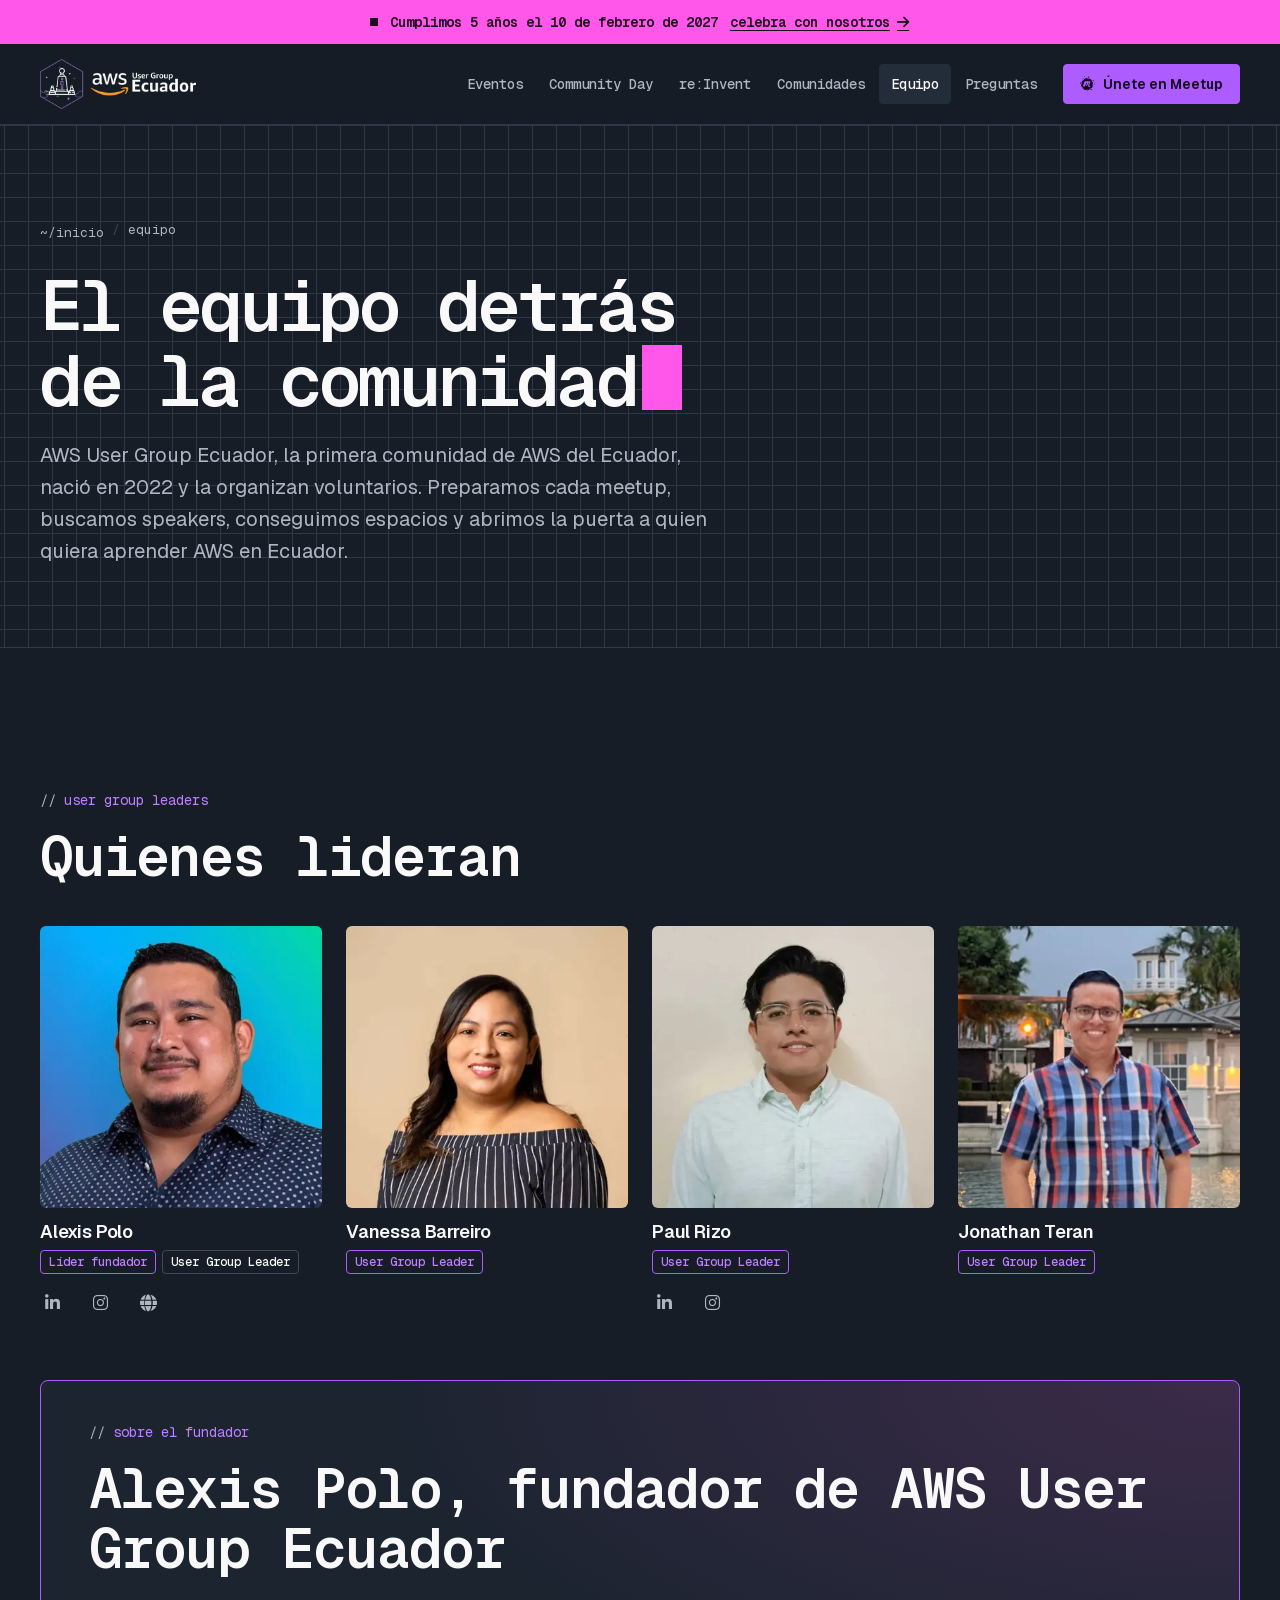
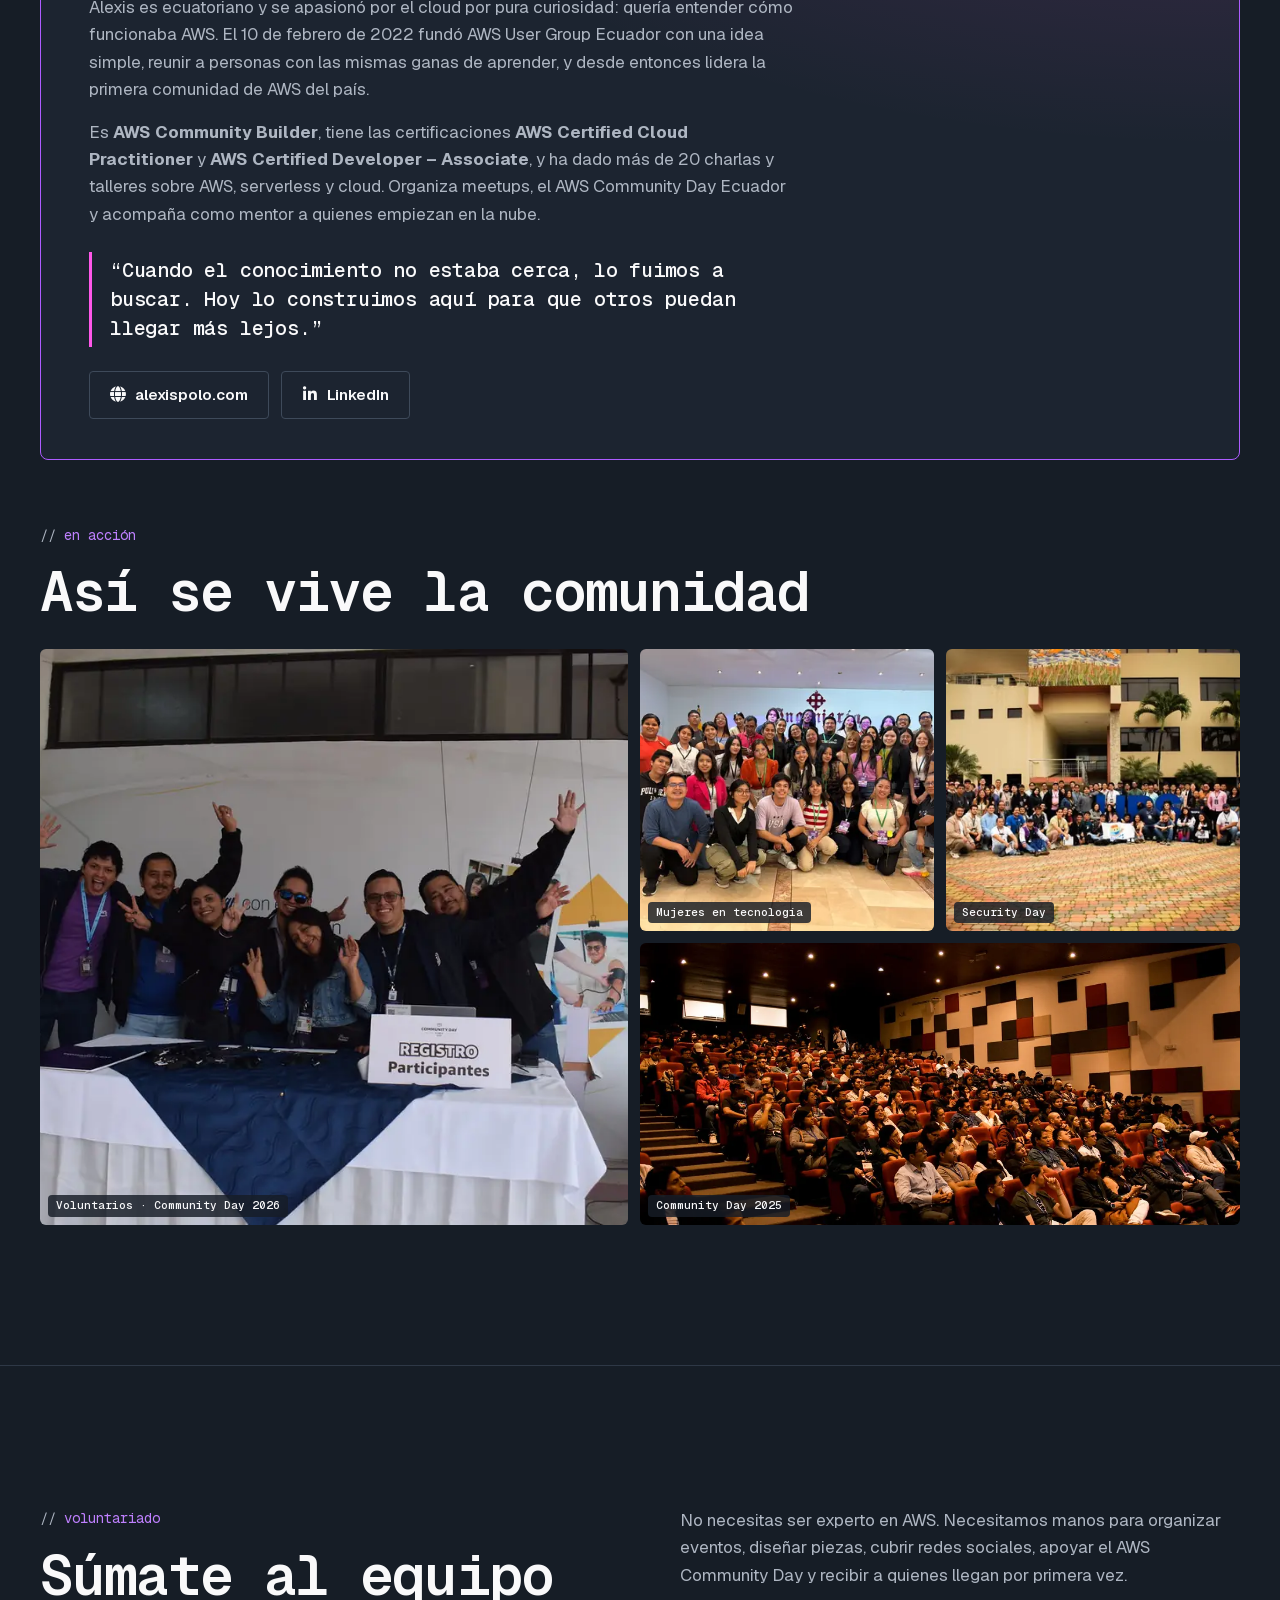
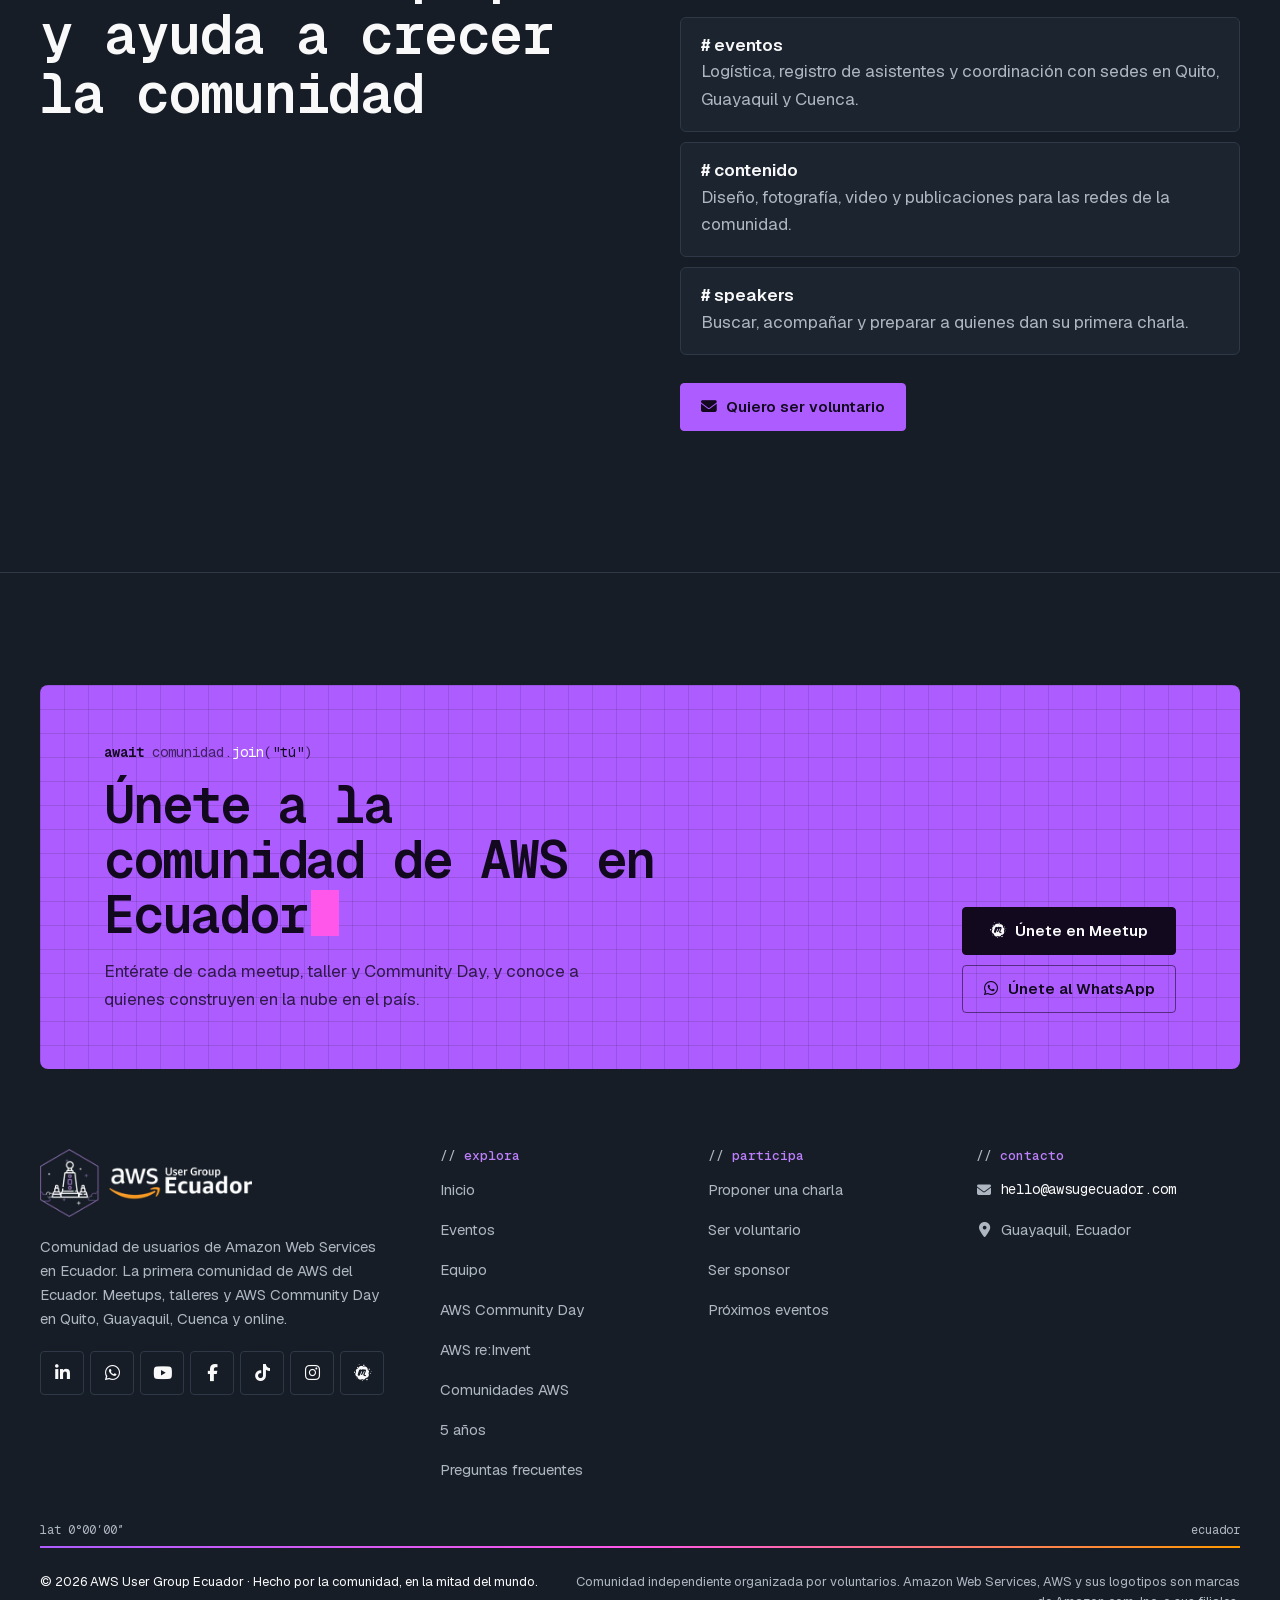
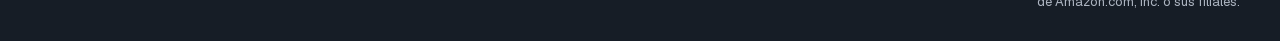
<file: equipo/index.html>
<!doctype html>
<html lang="es-EC">
<head>
<meta charset="utf-8">
<script>if(location.hostname==='awsugecuador.com')location.replace('https://www.awsugecuador.com'+location.pathname+location.search+location.hash)</script>
<!-- Google Tag Manager (GTM-M5F6GRM), carga diferida: primera interacción o 4 s después de cargar -->
<script>window.dataLayer=window.dataLayer||[];(function(w,d){var ev=['scroll','pointerdown','keydown','touchstart'],done=false;function load(){if(done)return;done=true;ev.forEach(function(e){w.removeEventListener(e,load)});w.dataLayer.push({'gtm.start':new Date().getTime(),event:'gtm.js'});var j=d.createElement('script');j.async=true;j.src='https://www.googletagmanager.com/gtm.js?id=GTM-M5F6GRM';d.head.appendChild(j)}ev.forEach(function(e){w.addEventListener(e,load,{passive:true})});w.addEventListener('load',function(){setTimeout(load,4000)})})(window,document);</script>
<!-- End Google Tag Manager -->
<meta name="viewport" content="width=device-width, initial-scale=1, viewport-fit=cover">
<title>Alexis Polo, líder fundador | Equipo AWS User Group Ecuador</title>
<meta name="description" content="Alexis Polo es el líder fundador de AWS User Group Ecuador, la primera comunidad AWS del país. Lidera junto a Vanessa Barreiro, Paul Rizo y Jonathan Teran.">
<meta name="keywords" content="AWS Ecuador, AWS User Group Ecuador, AWS User Group en Ecuador, comunidad AWS, comunidad AWS Ecuador, comunidad AWS en Ecuador, cloud Ecuador, comunidad cloud Ecuador, Amazon Web Services Ecuador, AWS Community Day Ecuador, AWS Quito, AWS Guayaquil, AWS Cuenca, certificación AWS Ecuador, Alexis Polo, líder fundador AWS User Group Ecuador, primera comunidad de AWS en Ecuador, AWS re:Invent Ecuador, AWS Women Ecuador, AWS Student Builder Group Ecuador">
<meta name="author" content="AWS User Group Ecuador · Alexis Polo">
<link rel="canonical" href="https://www.awsugecuador.com/equipo/">
<link rel="alternate" hreflang="es-EC" href="https://www.awsugecuador.com/equipo/">
<link rel="alternate" hreflang="x-default" href="https://www.awsugecuador.com/equipo/">
<meta name="robots" content="index, follow, max-image-preview:large, max-snippet:-1, max-video-preview:-1">
<meta name="theme-color" content="#161D26">
<meta name="color-scheme" content="dark">
<meta property="og:type" content="website">
<meta property="og:locale" content="es_EC">
<meta property="og:site_name" content="AWS User Group Ecuador">
<meta property="og:title" content="Alexis Polo, líder fundador | Equipo AWS User Group Ecuador">
<meta property="og:description" content="Alexis Polo es el líder fundador de AWS User Group Ecuador, la primera comunidad AWS del país. Lidera junto a Vanessa Barreiro, Paul Rizo y Jonathan Teran.">
<meta property="og:url" content="https://www.awsugecuador.com/equipo/">
<meta property="og:image" content="https://www.awsugecuador.com/img/og-awsugecuador.jpg">
<meta property="og:image:width" content="1200">
<meta property="og:image:height" content="630">
<meta property="og:image:alt" content="La comunidad de AWS en Ecuador: AWS User Group Ecuador">
<meta name="twitter:card" content="summary_large_image">
<meta name="twitter:title" content="Alexis Polo, líder fundador | Equipo AWS User Group Ecuador">
<meta name="twitter:description" content="Alexis Polo es el líder fundador de AWS User Group Ecuador, la primera comunidad AWS del país. Lidera junto a Vanessa Barreiro, Paul Rizo y Jonathan Teran.">
<meta name="twitter:image" content="https://www.awsugecuador.com/img/og-awsugecuador.jpg">
<link rel="icon" href="/favicon.ico" sizes="48x48">
<link rel="icon" href="/img/favicon-32.png" sizes="32x32" type="image/png">
<link rel="icon" href="/img/favicon-192.png" sizes="192x192" type="image/png">
<link rel="apple-touch-icon" href="/img/apple-touch-icon.png">
<link rel="manifest" href="/site.webmanifest">
<link rel="preload" href="/fonts/geist-mono-latin.woff2" as="font" type="font/woff2" crossorigin>
<link rel="preload" href="/fonts/geist-latin.woff2" as="font" type="font/woff2" crossorigin>
<link rel="preload" href="/fonts/fa-brands-a2ce9d39.woff2" as="font" type="font/woff2" crossorigin>
<link rel="preload" href="/fonts/fa-solid-4832c2c9.woff2" as="font" type="font/woff2" crossorigin>
<style>@font-face{font-family:'Geist';font-style:normal;font-weight:400 700;font-display:swap;src:url(/fonts/geist-latin.woff2) format('woff2')}@font-face{font-family:'Geist Mono';font-style:normal;font-weight:400 700;font-display:swap;src:url(/fonts/geist-mono-latin.woff2) format('woff2')}:root{color-scheme:dark;--bg:#161D26;--bg-2:#1C2430;--bg-3:#232C39;--line:#2E3846;--line-2:#3E4A5A;--text:#F9F9FA;--text-2:#AEB6C2;--purple:#AD5CFF;--purple-2:#BF80FF;--pink:#FF57E9;--orange:#FF9900;--cyan:#3AB0FF;--green:#2BD47D;--on-purple:#12091F;--sans:'Geist',system-ui,-apple-system,'Segoe UI',sans-serif;--mono:'Geist Mono',ui-monospace,'SFMono-Regular',Menlo,monospace;--gutter:20px;--max:1280px;--section:clamp(72px,11vw,144px);--grid:linear-gradient(var(--line) 1px,transparent 1px) 0 0 / 24px 24px,linear-gradient(90deg,var(--line) 1px,transparent 1px) 0 0 / 24px 24px}*,*::before,*::after{box-sizing:border-box}html{-webkit-text-size-adjust:100%;scroll-padding-top:96px}@media (prefers-reduced-motion:no-preference){html{scroll-behavior:smooth}}body{margin:0;background:var(--bg);color:var(--text);font-family:var(--sans);font-size:1.0625rem;line-height:1.6;-webkit-font-smoothing:antialiased}img{display:block;max-width:100%;height:auto}a{color:inherit}h1,h2,h3{margin:0;font-weight:600;line-height:1.1}p{margin:0}ul,ol{margin:0;padding:0;list-style:none}::selection{background:var(--purple);color:var(--on-purple)}:focus-visible{outline:2px solid var(--pink);outline-offset:3px}.skip{position:absolute;left:12px;top:-60px;z-index:100;background:var(--purple);color:var(--on-purple);padding:12px 16px;text-decoration:none;font-weight:600}.skip:focus{top:12px}.wrap{width:100%;max-width:var(--max);margin-inline:auto;padding-inline:var(--gutter)}.mono{font-family:var(--mono)}.kw{color:var(--purple)}.fn{color:var(--pink)}.str{color:var(--green)}.cm{color:var(--text-2)}.site-header{position:sticky;top:0;z-index:50;background:rgba(22,29,38,.9);-webkit-backdrop-filter:blur(12px);backdrop-filter:blur(12px);border-bottom:1px solid var(--line)}.header-row{display:flex;align-items:center;justify-content:space-between;height:72px;gap:16px}.brand{display:inline-flex;align-items:center;min-height:44px;text-decoration:none}.brand img{height:44px;width:auto}.nav-toggle{display:inline-flex;align-items:center;gap:10px;min-height:44px;padding:0 12px;border:1px solid var(--line-2);border-radius:4px;background:none;color:var(--text);font:500 .8125rem/1 var(--mono);cursor:pointer}.nav-toggle .bars{position:relative;width:18px;height:10px;flex:none}.nav-toggle .bars::before,.nav-toggle .bars::after{content:'';position:absolute;left:0;right:0;height:2px;background:currentColor;transition:transform .25s,top .25s}.nav-toggle .bars::before{top:0}.nav-toggle .bars::after{top:8px}.nav-toggle[aria-expanded="true"] .bars::before{top:4px;transform:rotate(45deg)}.nav-toggle[aria-expanded="true"] .bars::after{top:4px;transform:rotate(-45deg)}.site-nav{position:fixed;inset:72px 0 0 0;background:var(--bg);padding:16px var(--gutter) 40px;display:none;flex-direction:column;overflow-y:auto}.site-nav.open{display:flex}.site-nav li a{display:flex;align-items:center;gap:12px;padding:16px 0;border-bottom:1px solid var(--line);font-family:var(--mono);font-size:1.375rem;font-weight:500;text-decoration:none}.site-nav li a::before{content:'>';color:var(--purple)}.site-nav li a[aria-current="page"]{color:var(--purple-2)}.site-nav .btn{margin-top:32px;align-self:flex-start}.btn{display:inline-flex;align-items:center;justify-content:center;gap:.6em;min-height:48px;padding:0 20px;border:1px solid var(--text);border-radius:4px;background:var(--text);color:var(--bg);font:600 .9375rem/1 var(--sans);text-decoration:none;transition:background-color .2s,border-color .2s,color .2s}.btn i{font-size:1.05em;flex:none}.btn-purple{background:var(--purple);border-color:var(--purple);color:var(--on-purple)}.btn-ghost{background:transparent;color:var(--text);border-color:var(--line-2)}@media (hover:hover){.btn:hover{background:var(--purple-2);border-color:var(--purple-2);color:var(--on-purple)}.btn-ghost:hover{background:transparent;border-color:var(--purple-2);color:var(--purple-2)}}.link{display:inline-flex;align-items:center;gap:.55em;min-height:44px;font-weight:600;text-decoration:none;transition:color .2s}.link i{font-size:.9em;flex:none;transition:transform .2s}@media (hover:hover){.link:hover{color:var(--purple-2)}.link:hover i{transform:translateX(3px)}}.tags{display:flex;flex-wrap:wrap;gap:8px}.tag{display:inline-flex;align-items:center;min-height:28px;padding:0 10px;border:1px solid var(--line-2);border-radius:4px;font:400 .8125rem/1 var(--mono);color:var(--text-2)}.badge{display:inline-flex;align-items:center;min-height:24px;padding:0 8px;border:1px solid var(--line-2);border-radius:4px;font:500 .75rem/1 var(--mono);color:var(--text)}.badge.p{border-color:var(--purple);color:var(--purple-2)}.eyebrow{display:block;font-family:var(--mono);font-size:.875rem;color:var(--purple-2);margin-bottom:16px}.eyebrow::before{content:'// ';color:var(--text-2)}.hero{position:relative;padding-top:clamp(40px,8vw,96px);overflow:hidden}.prompt{font-family:var(--mono);font-size:.875rem;color:var(--text-2);margin-bottom:20px;overflow-wrap:anywhere}.hero h1{font-family:var(--mono);font-weight:600;font-size:clamp(2.25rem,9.6vw,5rem);line-height:1.04;letter-spacing:-0.04em}.hero h1 .hl{color:var(--purple)}.cursor{display:inline-block;width:.55em;height:.9em;margin-left:.08em;vertical-align:-0.06em;background:var(--pink)}@media (prefers-reduced-motion:no-preference){.cursor{animation:blink 1.1s steps(1) infinite}}@keyframes blink{50%{opacity:0}}.hero-lede{margin-top:24px;max-width:40ch;font-size:clamp(1.0625rem,2vw,1.25rem);color:var(--text-2)}.hero-lede strong{color:var(--text);font-weight:600}.hero-actions{margin-top:32px;display:flex;flex-wrap:wrap;gap:12px}.art{position:relative;margin-top:48px;aspect-ratio:1 / 1;max-width:480px;border:1px solid var(--line);background:var(--grid),var(--bg-2)}.art .pixel{position:absolute;inset:8%;width:84%;height:84%}.art-label{position:absolute;left:12px;bottom:10px;font:400 .75rem/1 var(--mono);color:var(--pink)}.art-label.r{left:auto;right:12px;color:var(--text-2)}@media (prefers-reduced-motion:no-preference){.spark{animation:twinkle 2.4s steps(2) infinite}.spark.s2{animation-delay:.6s}.spark.s3{animation-delay:1.2s}.spark.s4{animation-delay:1.8s}}@keyframes twinkle{50%{opacity:.15}}.stats{display:grid;grid-template-columns:1fr 1fr;margin-top:56px;border:1px solid var(--line)}.stats div{padding:18px 16px 20px;border-bottom:1px solid var(--line);display:flex;flex-direction:column-reverse;justify-content:flex-end;gap:6px}.stats div:nth-child(odd){border-right:1px solid var(--line)}.stats div:nth-last-child(-n+2){border-bottom:0}.stats dt{font:400 .8125rem/1.4 var(--mono);color:var(--text-2)}.stats dd{margin:0;font:600 clamp(1.75rem,6vw,2.5rem)/1 var(--mono);letter-spacing:-0.03em}.stats dd.t{font-size:clamp(1.0625rem,3vw,1.25rem);line-height:1.25;letter-spacing:-0.01em}.stats div:nth-child(1) dd{color:var(--purple-2)}.stats div:nth-child(2) dd{color:var(--pink)}.photo-band{margin-top:56px;position:relative}.photo-band img{width:100%;aspect-ratio:4 / 5;object-fit:cover;object-position:42% 62%}.photo-band figure{margin:0;position:relative}.photo-band figure::after{content:'';position:absolute;left:0;right:0;top:30%;height:2px;background:var(--pink);box-shadow:0 0 12px var(--pink)}.photo-band figcaption{padding:12px var(--gutter) 0;font:400 .8125rem/1.4 var(--mono);color:var(--text-2)}.photo-band figcaption b{color:var(--pink);font-weight:500}.section{padding-block:var(--section)}.section + .section{border-top:1px solid var(--line)}.h2,.section-head h2{font-family:var(--mono);font-weight:600;font-size:clamp(1.875rem,6.4vw,3.5rem);line-height:1.06;letter-spacing:-0.035em}.section-head p{margin-top:20px;max-width:54ch;color:var(--text-2);font-size:1.0625rem}.muted{color:var(--text-2)}.bento{display:grid;gap:12px;margin-top:40px}.cell{position:relative;padding:24px 20px 26px;border:1px solid var(--line);border-radius:6px;background:var(--bg-2);transition:border-color .2s}@media (hover:hover){.cell:hover{border-color:var(--purple)}}.cell .tag{margin-bottom:18px}.cell h3{font-size:1.25rem;font-weight:600;letter-spacing:-0.015em}.cell p{margin-top:8px;color:var(--text-2)}.cell.hi{background:var(--purple);border-color:var(--purple);color:var(--on-purple);background-image:linear-gradient(rgba(18,9,31,.12) 1px,transparent 1px),linear-gradient(90deg,rgba(18,9,31,.12) 1px,transparent 1px);background-size:24px 24px}.cell.hi p{color:rgba(18,9,31,.78)}.cell.hi .tag{border-color:rgba(18,9,31,.4);color:var(--on-purple)}.cell.hi h3{font-family:var(--mono);font-size:clamp(1.5rem,4.4vw,2rem);letter-spacing:-0.03em}.cd{display:grid;gap:32px}.cd figure{margin:0;border:1px solid var(--line);border-radius:6px;overflow:hidden}.cd img{width:100%;aspect-ratio:4 / 3;object-fit:cover}#community-day .cd img{aspect-ratio:16 / 9;object-position:50% 70%}.cd .meta{display:grid;grid-template-columns:auto 1fr;gap:10px 20px;margin:28px 0;padding:18px 0;border-block:1px solid var(--line)}.cd .meta dt{font:400 .875rem/1.5 var(--mono);color:var(--text-2)}.cd .meta dd{margin:0;font-weight:600}.cd .actions{display:flex;flex-wrap:wrap;gap:12px}.feed{margin-top:40px;border-top:1px solid var(--line)}.event{position:relative;display:grid;gap:10px;padding:24px 0 26px;border-bottom:1px solid var(--line)}.event .top{display:flex;flex-wrap:wrap;align-items:center;gap:8px 12px;font:400 .8125rem/1.4 var(--mono);color:var(--text-2)}.event time{color:var(--purple-2);font-weight:500}.event h3{font-size:clamp(1.25rem,3.4vw,1.625rem);font-weight:600;letter-spacing:-0.02em;line-height:1.2;max-width:34ch;transition:color .2s}.event h3 a{text-decoration:none}.event h3 a::after{content:'';position:absolute;inset:0}.event p{color:var(--text-2);max-width:62ch}.event .where{display:inline-flex;align-items:center;gap:.5em}.event .tags{position:relative;z-index:1;pointer-events:none}@media (hover:hover){.event:hover h3{color:var(--purple-2)}}.events-foot{margin-top:32px;display:flex;flex-wrap:wrap;gap:12px}.gallery{display:grid;grid-template-columns:1fr 1fr;gap:8px}.gallery figure{margin:0;overflow:hidden;border-radius:6px;background:var(--bg-2)}.gallery img{width:100%;height:100%;object-fit:cover}.gallery .g1{grid-column:1 / -1;aspect-ratio:16 / 10}.gallery .g2,.gallery .g3{aspect-ratio:3 / 4}.gallery-cap{margin-top:12px;font:400 .8125rem/1.4 var(--mono);color:var(--text-2)}.team{display:grid;grid-template-columns:1fr;gap:12px;margin-top:40px}.member{display:grid;grid-template-columns:112px 1fr;column-gap:16px;align-content:center;padding:12px;border:1px solid var(--line);border-radius:6px;background:var(--bg-2)}.member figure{grid-row:1 / span 3;margin:0;width:112px;height:112px;border-radius:6px;overflow:hidden;background:var(--bg-3)}.member img{width:100%;height:100%;aspect-ratio:1 / 1;object-fit:cover;object-position:50% 25%}.member h3{align-self:end;font-size:1.125rem;font-weight:600;letter-spacing:-0.01em}.member .badges{display:flex;flex-wrap:wrap;gap:6px;margin-top:8px}.member .social{display:flex;gap:4px;margin:6px 0 0 -10px}.icon-btn{display:grid;place-items:center;width:44px;height:44px;line-height:1;border-radius:4px;text-decoration:none;color:var(--text-2);font-size:1.0625rem;transition:background-color .2s,color .2s}@media (hover:hover){.icon-btn:hover{background-color:var(--bg-3);color:var(--purple-2)}}.sponsors{display:grid;grid-template-columns:1fr;gap:12px;margin-top:40px}.sponsors li{display:grid;place-items:center;min-height:104px;padding:24px;border:1px solid var(--line);border-radius:6px;background:var(--bg-2)}.sponsors img{max-height:36px;width:auto;max-width:100%;filter:brightness(0) invert(1);opacity:.88;transition:opacity .2s}@media (hover:hover){.sponsors li:hover img{opacity:1}}.cta-card{margin-top:24px;display:grid;gap:20px;padding:28px 22px;border-radius:6px;background:var(--pink);color:#1F0A1C;background-image:linear-gradient(rgba(31,10,28,.1) 1px,transparent 1px),linear-gradient(90deg,rgba(31,10,28,.1) 1px,transparent 1px);background-size:24px 24px}.cta-card p{font:600 clamp(1.25rem,3.6vw,1.75rem)/1.2 var(--mono);letter-spacing:-0.03em;max-width:26ch}.cta-card .btn{justify-self:start;background:#1F0A1C;border-color:#1F0A1C;color:var(--text)}@media (hover:hover){.cta-card .btn:hover{background:var(--text);border-color:var(--text);color:#1F0A1C}}.faq{margin-top:40px;display:grid;gap:10px}.faq details{border:1px solid var(--line);border-radius:6px;background:var(--bg-2);transition:border-color .2s}.faq details[open]{border-color:var(--purple)}.faq summary{display:flex;align-items:center;justify-content:space-between;gap:16px;min-height:64px;padding:14px 16px 14px 20px;cursor:pointer;list-style:none;font-size:1.0625rem;font-weight:600;line-height:1.35}.faq summary::-webkit-details-marker{display:none}.faq summary::after{content:'';flex:none;width:32px;height:32px;border-radius:4px;border:1px solid var(--line-2);color:var(--text);background:linear-gradient(currentColor,currentColor) center / 12px 2px no-repeat,linear-gradient(currentColor,currentColor) center / 2px 12px no-repeat;transition:background-color .2s,color .2s,border-color .2s}@media (hover:hover){.faq summary:hover::after{border-color:var(--purple);color:var(--purple-2)}}.faq details[open]>summary::after{background:linear-gradient(currentColor,currentColor) center / 12px 2px no-repeat;background-color:var(--purple);border-color:var(--purple);color:var(--on-purple)}.faq .answer{padding:0 20px 22px;color:var(--text-2);max-width:70ch}.faq .answer a{color:var(--purple-2);font-weight:600}.site-footer{border-top:1px solid var(--line);padding-top:clamp(56px,9vw,112px);padding-bottom:28px}.join-card{display:grid;gap:28px;padding:32px 22px;border-radius:8px;background:var(--purple);color:var(--on-purple);background-image:linear-gradient(rgba(18,9,31,.12) 1px,transparent 1px),linear-gradient(90deg,rgba(18,9,31,.12) 1px,transparent 1px);background-size:24px 24px}.join-card .prompt{color:rgba(18,9,31,.7);margin-bottom:14px}.join-card .prompt .kw{color:var(--on-purple);font-weight:600}.join-card .prompt .fn{color:#FFFFFF}.join-card .prompt .str{color:#12091F}.join-card h2{font:600 clamp(1.75rem,6.4vw,3.25rem)/1.06 var(--mono);letter-spacing:-0.04em;max-width:18ch}.join-card .cursor{background:var(--pink)}.join-lede{margin-top:16px;max-width:46ch;color:rgba(18,9,31,.8)}.join-actions{display:flex;flex-wrap:wrap;gap:10px}.join-card .btn{background:var(--on-purple);border-color:var(--on-purple);color:var(--text)}.join-card .btn-dark{background:transparent;border-color:rgba(18,9,31,.55);color:var(--on-purple)}@media (hover:hover){.join-card .btn:hover{background:var(--text);border-color:var(--text);color:var(--on-purple)}.join-card .btn-dark:hover{background:var(--on-purple);border-color:var(--on-purple);color:var(--text)}}.footer-grid{display:grid;grid-template-columns:1fr 1fr;gap:40px 24px;margin-top:64px}.footer-brand{grid-column:1 / -1}.footer-brand img{height:68px;width:auto}.footer-brand p{margin-top:18px;max-width:38ch;color:var(--text-2);font-size:.9375rem}.footer-brand .social{display:flex;flex-wrap:wrap;gap:6px;margin-top:20px}.footer-brand .icon-btn{border:1px solid var(--line);color:var(--text)}@media (hover:hover){.footer-brand .icon-btn:hover{border-color:var(--purple);background-color:var(--bg-3);color:var(--purple-2)}}.footer-col h2{font:500 .8125rem/1 var(--mono);color:var(--purple-2);margin-bottom:8px}.footer-col h2::before{content:'// ';color:var(--text-2)}.footer-col a,.footer-col .plain{display:inline-flex;align-items:center;gap:.6em;min-height:40px;text-decoration:none;color:var(--text-2);font-size:.9375rem;transition:color .2s}.footer-col i{width:1.1em;text-align:center;flex:none;color:var(--text-2)}@media (hover:hover){.footer-col a:hover{color:var(--text)}}.footer-col:last-child{grid-column:1 / -1}.footer-col .mail{color:var(--text);font-family:var(--mono);font-size:.875rem;word-break:break-all}.equator-bar{position:relative;margin-top:56px;height:2px;background:linear-gradient(90deg,var(--purple),var(--pink),var(--orange))}.equator-bar span{position:absolute;top:-22px;font:400 .75rem/1 var(--mono);color:var(--text-2)}.equator-bar span:last-child{right:0}.footer-meta{display:grid;gap:8px;margin-top:24px;color:var(--text-2);font-size:.8125rem}.footer-meta p:first-child{color:var(--text)}.page-hero{padding-top:clamp(40px,8vw,96px);padding-bottom:clamp(48px,7vw,80px);border-bottom:1px solid var(--line);background:var(--grid),var(--bg);background-position:center top}.page-hero h1{font-family:var(--mono);font-size:clamp(2.125rem,8.6vw,4.5rem);font-weight:600;letter-spacing:-0.045em;line-height:1.04;max-width:16ch}.page-hero p.lede{margin-top:20px;max-width:52ch;font-size:clamp(1.0625rem,2vw,1.25rem);color:var(--text-2)}.crumbs{margin-bottom:24px;font:400 .8125rem/1.4 var(--mono);color:var(--text-2)}.crumbs ol{display:flex;flex-wrap:wrap;gap:8px}.crumbs li + li::before{content:'/';margin-right:8px;color:var(--line-2)}.crumbs a{text-decoration:none;display:inline-flex;min-height:24px;align-items:center}@media (hover:hover){.crumbs a:hover{color:var(--purple-2)}}.notice{margin-top:32px;padding:22px 20px;display:grid;gap:16px;border:1px solid var(--purple);border-radius:6px;background:var(--bg-2)}.notice p{max-width:54ch}.split{display:grid;gap:32px}.split .body p + p{margin-top:14px}.split .body{color:var(--text-2)}.list{margin-top:28px;display:grid;gap:10px}.list li{padding:18px 20px;border:1px solid var(--line);border-radius:6px;background:var(--bg-2)}.list h3{font-size:1.0625rem;color:var(--text)}.list p{margin-top:4px}.announce{display:flex;align-items:center;justify-content:center;flex-wrap:wrap;gap:4px 12px;min-height:44px;padding:8px var(--gutter);text-align:center;text-decoration:none;background:var(--pink);color:#1F0A1C;font:600 .875rem/1.3 var(--mono)}.announce .dot{width:8px;height:8px;flex:none;background:#1F0A1C}@media (prefers-reduced-motion:no-preference){.announce .dot{animation:blink 1.1s steps(1) infinite}}.announce .go{display:inline-flex;align-items:center;gap:.45em;text-decoration:underline;text-underline-offset:3px}@media (hover:hover){.announce:hover .go i{transform:translateX(3px)}.announce .go i{transition:transform .2s}}.anniversary{padding-top:clamp(56px,8vw,96px)}.aniv-card{display:grid;gap:28px;padding:28px 22px;border:1px solid var(--purple);border-radius:8px;background:radial-gradient(120% 90% at 0% 0%,rgba(173,92,255,.22),transparent 60%),var(--grid),var(--bg-2)}.aniv-art{display:flex;align-items:flex-end;gap:14px;color:var(--purple)}.aniv-art .five{width:clamp(96px,26vw,200px);height:auto;filter:drop-shadow(6px 6px 0 var(--pink))}.aniv-years{font-size:clamp(1.5rem,5vw,2.5rem);font-weight:600;color:var(--text);letter-spacing:-0.03em}.aniv-body .prompt{margin-bottom:12px}.aniv-lede{margin-top:16px;max-width:52ch;color:var(--text-2)}.aniv-lede strong{color:var(--text)}.countdown{display:grid;grid-template-columns:repeat(4,1fr);gap:8px;margin-top:24px;max-width:460px}.countdown div{display:grid;place-items:center;gap:2px;padding:12px 4px;border:1px solid var(--line-2);border-radius:6px;background:var(--bg)}.countdown span{font:600 clamp(1.5rem,6vw,2.25rem)/1 var(--mono);letter-spacing:-0.03em;color:var(--text);font-variant-numeric:tabular-nums}.countdown div:first-child span{color:var(--pink)}.countdown small{font:400 .75rem/1 var(--mono);color:var(--text-2)}.aniv-body .hero-actions{margin-top:24px}.filters{display:flex;gap:8px;margin-top:32px;overflow-x:auto;padding-bottom:4px;scrollbar-width:none}.filters::-webkit-scrollbar{display:none}.chip{flex:none;min-height:40px;padding:0 14px;border:1px solid var(--line-2);border-radius:4px;background:transparent;color:var(--text-2);font:500 .8125rem/1 var(--mono);cursor:pointer;transition:background-color .2s,border-color .2s,color .2s}@media (hover:hover){.chip:hover{border-color:var(--purple);color:var(--text)}}.chip[aria-pressed="true"]{background:var(--purple);border-color:var(--purple);color:var(--on-purple)}.moments{margin-top:20px;columns:2;column-gap:8px}.moment{position:relative;margin:0 0 8px;break-inside:avoid;border-radius:6px;overflow:hidden;background:var(--bg-3)}.moment[hidden]{display:none}.moments:not(.expanded) .moment:nth-child(n+11){display:none}.more{margin-top:12px;width:100%}.moment img{width:100%;height:auto;transition:transform .5s ease}.moment figcaption{position:absolute;left:8px;bottom:8px;padding:4px 8px;border-radius:4px;background:rgba(22,29,38,.82);font:500 .6875rem/1.2 var(--mono);color:var(--text)}@media (hover:hover){.moment:hover img{transform:scale(1.04)}}.albums-title{margin-top:56px;font-size:.875rem;font-weight:500;color:var(--purple-2)}.albums{display:grid;grid-template-columns:1fr;gap:12px;margin-top:16px}#contenido .albums:first-child{margin-top:40px}.album a{display:grid;grid-template-columns:112px 1fr;align-items:stretch;border:1px solid var(--line);border-radius:6px;overflow:hidden;background:var(--bg-2);text-decoration:none;transition:border-color .2s}.album img{width:100%;height:100%;aspect-ratio:1;object-fit:cover}.a-body{display:grid;align-content:center;gap:4px;padding:14px 16px}.a-count{font:500 .75rem/1 var(--mono);color:var(--pink)}.album strong{font-size:1.0625rem;line-height:1.25}.a-meta{font:400 .8125rem/1.3 var(--mono);color:var(--text-2)}@media (hover:hover){.album a:hover{border-color:var(--purple)}.album a:hover strong{color:var(--purple-2)}}.section-head + .albums{margin-top:40px}.founder{margin-top:56px;padding:28px 22px;border:1px solid var(--purple);border-radius:8px;background:radial-gradient(120% 90% at 100% 0%,rgba(255,87,233,.14),transparent 60%),var(--bg-2)}.founder p{margin-top:16px;max-width:64ch;color:var(--text-2);font-size:1.0625rem}.founder .hero-actions{margin-top:24px}.founder-quote{margin:24px 0 0;padding:4px 0 4px 18px;border-left:3px solid var(--pink);font:500 clamp(1.0625rem,2.4vw,1.25rem)/1.45 var(--mono);color:var(--text);max-width:60ch;letter-spacing:-0.01em}@media (min-width:768px){.founder{padding:40px 48px}}.in-action{margin-top:64px}.action-grid{display:grid;grid-template-columns:1fr 1fr;gap:8px;margin-top:28px}.action-grid figure{position:relative;margin:0;border-radius:6px;overflow:hidden;background:var(--bg-3)}.action-grid img{width:100%;height:100%;object-fit:cover}.action-grid figure:nth-child(1),.action-grid figure:nth-child(4){grid-column:1 / -1;aspect-ratio:16 / 10}.action-grid figure:nth-child(2),.action-grid figure:nth-child(3){aspect-ratio:1}.action-grid figcaption{position:absolute;left:8px;bottom:8px;padding:4px 8px;border-radius:4px;background:rgba(22,29,38,.82);font:500 .6875rem/1.2 var(--mono)}@media (min-width:768px){.action-grid{grid-template-columns:2fr 1fr 1fr;grid-template-rows:repeat(2,clamp(200px,22vw,300px));gap:12px}.action-grid figure:nth-child(1){grid-column:1;grid-row:1 / 3;aspect-ratio:auto}.action-grid figure:nth-child(2),.action-grid figure:nth-child(3){aspect-ratio:auto}.action-grid figure:nth-child(4){grid-column:2 / 4;aspect-ratio:auto}}.reinvent{display:grid;gap:32px}.reinvent figure{margin:0;position:relative;border:1px solid var(--line);border-radius:6px;overflow:hidden}.reinvent img{width:100%;aspect-ratio:1;object-fit:cover}.reinvent figcaption{position:absolute;left:10px;bottom:10px;padding:5px 10px;border-radius:4px;background:rgba(22,29,38,.85);font:500 .75rem/1.2 var(--mono)}.reinvent figcaption b{color:var(--orange);font-weight:500}@media (min-width:1024px){.reinvent{grid-template-columns:1fr 1fr;gap:80px;align-items:center}.reinvent figure{max-width:560px;justify-self:end;width:100%}}.reinvent-strip{display:grid;grid-auto-flow:column;grid-auto-columns:62%;gap:10px;margin-top:32px;overflow-x:auto;scroll-snap-type:x mandatory;padding-bottom:8px;scrollbar-width:thin}.reinvent-strip figure{position:relative;margin:0;scroll-snap-align:start;border-radius:6px;overflow:hidden;background:var(--bg-3)}.reinvent-strip img{width:100%;aspect-ratio:4 / 5;object-fit:cover}.reinvent-strip figcaption{position:absolute;left:8px;bottom:8px;padding:4px 8px;border-radius:4px;background:rgba(22,29,38,.82);font:500 .6875rem/1.2 var(--mono)}@media (min-width:768px){.reinvent-strip{grid-auto-columns:30%;gap:12px}}@media (min-width:1024px){.reinvent-strip{grid-auto-flow:row dense;grid-template-columns:repeat(4,1fr);grid-auto-rows:clamp(240px,24vw,340px);overflow:visible;margin-top:48px}.reinvent-strip img{height:100%;aspect-ratio:auto}.reinvent-strip .wide{grid-column:span 2}}.section-sm{padding-block:clamp(48px,7vw,80px)}.h3-mono{font:500 .9375rem/1.4 var(--mono);color:var(--purple-2);letter-spacing:0}.cl-intro{margin-top:8px;font-size:.9375rem;max-width:60ch}.comm-list{display:grid;grid-template-columns:1fr;column-gap:32px;margin-top:20px;border-top:1px solid var(--line)}.comm-list a{display:grid;grid-template-columns:1fr auto;align-items:center;column-gap:12px;min-height:56px;padding:10px 0;border-bottom:1px solid var(--line);text-decoration:none;transition:color .2s}.cl-name{font-size:.9375rem;font-weight:500;line-height:1.3}.cl-meta{grid-column:1;font:400 .75rem/1.4 var(--mono);color:var(--text-2)}.comm-list i{grid-column:2;grid-row:1 / span 2;color:var(--text-2);font-size:1.05rem;transition:color .2s}@media (hover:hover){.comm-list a:hover .cl-name,.comm-list a:hover i{color:var(--purple-2)}}.sr-only{position:absolute;width:1px;height:1px;padding:0;margin:-1px;overflow:hidden;clip:rect(0,0,0,0);white-space:nowrap;border:0}@media (min-width:768px){.comm-list{grid-template-columns:1fr 1fr}}@media (min-width:1024px){.comm-list{grid-template-columns:repeat(3,1fr)}}.editions{display:grid;gap:16px;margin-top:40px}.edition{display:grid;border:1px solid var(--line);border-radius:6px;overflow:hidden;background:var(--bg-2)}.edition figure{margin:0}.edition img{width:100%;aspect-ratio:16 / 10;object-fit:cover}.edition-body{padding:22px 20px 24px}.edition-meta{display:flex;flex-wrap:wrap;align-items:center;gap:10px;font:500 .8125rem/1 var(--mono);color:var(--purple-2)}.edition h3{margin-top:14px;font-size:clamp(1.25rem,3.2vw,1.625rem);letter-spacing:-0.02em}.edition-place{display:flex;align-items:center;gap:.5em;margin:8px 0 12px;font:400 .875rem/1.4 var(--mono);color:var(--pink)}.edition-links{display:flex;flex-wrap:wrap;gap:8px;margin-top:18px}@media (min-width:768px){.edition{grid-template-columns:1fr 1fr;align-items:center}.edition img{aspect-ratio:4 / 3;height:100%}.edition-body{padding:32px}}.ri-gallery{display:grid;grid-template-columns:1fr 1fr;gap:8px;margin-top:32px}.ri-gallery figure{position:relative;margin:0;border-radius:6px;overflow:hidden;background:var(--bg-3)}.ri-gallery img{width:100%;height:100%;aspect-ratio:4 / 5;object-fit:cover}.ri-gallery .wide{grid-column:1 / -1}.ri-gallery .wide img{aspect-ratio:4 / 3}.ri-gallery figcaption{position:absolute;left:8px;bottom:8px;padding:4px 8px;border-radius:4px;background:rgba(22,29,38,.82);font:500 .6875rem/1.2 var(--mono)}@media (min-width:1024px){.ri-gallery{grid-template-columns:repeat(4,1fr);grid-auto-rows:clamp(240px,24vw,340px);gap:12px}.ri-gallery img,.ri-gallery .wide img{aspect-ratio:auto}.ri-gallery .wide{grid-column:span 2;grid-row:span 2}.ri-gallery .wide2{grid-column:span 2}}.city-blocks{display:grid;gap:40px}.city-block .comm-list{margin-top:12px}.hitos{margin-top:40px;border-left:2px solid var(--line-2);padding-left:24px;display:grid;gap:28px}.hito{position:relative}.hito::before{content:'';position:absolute;left:-31px;top:4px;width:12px;height:12px;background:var(--purple)}.hito.next::before{background:var(--pink)}.hito time{font:500 .8125rem/1 var(--mono);color:var(--purple-2)}.hito.next time{color:var(--pink)}.hito h3{margin-top:8px;font-size:1.25rem;letter-spacing:-0.015em}.hito p{margin-top:6px;color:var(--text-2);max-width:60ch}@media (prefers-reduced-motion:no-preference){.js .reveal{opacity:0;transform:translateY(16px);transition:opacity .6s ease,transform .6s ease}.js .reveal.in{opacity:1;transform:none}}@media (prefers-reduced-motion:reduce){*{transition:none !important}}@media (min-width:768px){:root{--gutter:40px}.stats{grid-template-columns:repeat(4,1fr)}.stats div,.stats div:nth-child(odd){border-bottom:0;border-right:1px solid var(--line)}.stats div:last-child{border-right:0}.photo-band img{aspect-ratio:16 / 9}.moments{columns:3;column-gap:12px}.moment{margin-bottom:12px}.albums{grid-template-columns:1fr 1fr}.aniv-card{grid-template-columns:auto 1fr;gap:48px;align-items:center;padding:40px}.aniv-art{flex-direction:column;align-items:flex-start}.photo-band figure{border-block:1px solid var(--line)}.bento{grid-template-columns:repeat(6,1fr)}.bento .cell{grid-column:span 3}.bento .cell.hi{grid-column:span 3}.gallery{grid-template-columns:repeat(12,1fr);gap:12px}.gallery .g1{grid-column:1 / 9;grid-row:1 / 3;aspect-ratio:auto}.gallery .g2{grid-column:9 / -1;aspect-ratio:4 / 3}.gallery .g3{grid-column:9 / -1;aspect-ratio:4 / 3}.team{grid-template-columns:repeat(2,1fr);gap:24px;align-items:start}.member{display:block;padding:0;border:0;background:none}.member figure{width:100%;height:auto}.member h3{margin-top:14px}.sponsors{grid-template-columns:repeat(3,1fr)}.cta-card{grid-template-columns:1fr auto;align-items:center;padding:36px 40px}.notice{grid-template-columns:1fr auto;align-items:center;padding:24px 28px}.join-card{grid-template-columns:1fr auto;align-items:end;gap:40px;padding:48px}.join-actions{flex-direction:column;align-items:stretch}.footer-grid{grid-template-columns:repeat(3,1fr)}.footer-col:last-child{grid-column:auto}.footer-meta{grid-template-columns:auto 1fr;gap:24px;align-items:start}.footer-meta .legal{text-align:right}}@media (min-width:1024px){.nav-toggle{display:none}.site-nav{position:static;display:flex;flex-direction:row;align-items:center;gap:8px;padding:0;background:none;overflow:visible}.site-nav ul{display:flex;gap:2px}.site-nav li a{padding:0 9px;min-height:40px;border:0;border-radius:4px;font-size:.8125rem;white-space:nowrap;color:var(--text-2);transition:background-color .2s,color .2s}.site-nav li a::before{content:none}.site-nav li a:hover{background:var(--bg-3);color:var(--text)}.site-nav li a[aria-current="page"]{color:var(--text);background:var(--bg-3)}.site-nav .btn{margin:0 0 0 6px;min-height:40px;padding:0 14px;font-size:.8125rem;white-space:nowrap}.hero-grid{display:grid;grid-template-columns:1.25fr 1fr;gap:64px;align-items:center}.art{margin-top:0;justify-self:end;width:100%}.photo-band img{aspect-ratio:21 / 9;object-position:50% 66%}.moments{columns:4}.moments:not(.expanded) .moment:nth-child(n+11){display:block}.moments:not(.expanded) .moment[hidden]{display:none}.more{display:none}.albums{grid-template-columns:repeat(4,1fr)}.album a{grid-template-columns:1fr}.album img{aspect-ratio:3 / 2}.aniv-card{padding:56px 64px;gap:72px}.bento{grid-template-columns:repeat(12,1fr)}.bento .cell{grid-column:span 4}.bento .cell.hi{grid-column:span 4}.bento .cell{min-height:240px;display:flex;flex-direction:column}.bento .cell .tag{align-self:flex-start;margin-bottom:auto}.bento .cell h3{margin-top:32px}.cd{grid-template-columns:1.2fr 1fr;gap:64px;align-items:center}.split-head{display:grid;grid-template-columns:1fr 1fr;gap:64px;align-items:end}.split-head p{margin-top:0}.event{grid-template-columns:1fr auto;column-gap:40px;padding:28px 0}.event .tags{grid-column:2;grid-row:1 / span 3;align-self:center;justify-content:flex-end;flex-wrap:nowrap}.gallery{grid-template-rows:repeat(2,clamp(200px,20vw,290px));gap:16px}.gallery .g2,.gallery .g3{aspect-ratio:auto}.team{grid-template-columns:repeat(4,1fr);gap:24px}.brand img{height:50px}.header-row{height:80px}.join-card{padding:56px 64px}.footer-grid{grid-template-columns:1.6fr 1fr 1fr 1.2fr;gap:48px;margin-top:80px}.footer-brand{grid-column:auto}.split{grid-template-columns:1fr 1fr;gap:80px}}@media (min-width:1280px){.site-nav li a{padding:0 12px;font-size:.875rem}.site-nav .btn{padding:0 16px;font-size:.875rem}}@media (min-width:1440px){:root{--gutter:48px}}@font-face{font-family:"Font Awesome 6 Free";font-style:normal;font-weight:900;font-display:swap;src:url(/fonts/fa-solid-4832c2c9.woff2) format("woff2")}@font-face{font-family:"Font Awesome 6 Brands";font-style:normal;font-weight:400;font-display:swap;src:url(/fonts/fa-brands-a2ce9d39.woff2) format("woff2")}.fa-solid,.fa-brands{display:inline-block;min-width:1em;text-align:center;line-height:1;font-style:normal;font-variant:normal;text-rendering:auto;-webkit-font-smoothing:antialiased;-moz-osx-font-smoothing:grayscale}.fa-solid{font-family:"Font Awesome 6 Free";font-weight:900}.fa-brands{font-family:"Font Awesome 6 Brands";font-weight:400}.fa-solid::before,.fa-brands::before{content:var(--fa)}.fa-arrow-right{--fa:"\f061"}.fa-arrow-up-right-from-square{--fa:"\f08e"}.fa-calendar-plus{--fa:"\f271"}.fa-envelope{--fa:"\f0e0"}.fa-facebook-f{--fa:"\f39e"}.fa-globe{--fa:"\f0ac"}.fa-images{--fa:"\f302"}.fa-instagram{--fa:"\f16d"}.fa-linkedin-in{--fa:"\f0e1"}.fa-location-dot{--fa:"\f3c5"}.fa-meetup{--fa:"\f2e0"}.fa-microphone{--fa:"\f130"}.fa-tiktok{--fa:"\e07b"}.fa-whatsapp{--fa:"\f232"}.fa-youtube{--fa:"\f167"}</style>
<script type="application/ld+json">
{
  "@context": "https://schema.org",
  "@graph": [
    {
      "@type": "Organization",
      "@id": "https://www.awsugecuador.com/#organization",
      "name": "AWS User Group Ecuador",
      "url": "https://www.awsugecuador.com/",
      "logo": "https://www.awsugecuador.com/img/icon-512.png"
    },
    {
      "@type": "AboutPage",
      "@id": "https://www.awsugecuador.com/equipo/#webpage",
      "dateModified": "2026-10-03",
      "url": "https://www.awsugecuador.com/equipo/",
      "name": "Equipo de AWS User Group Ecuador",
      "inLanguage": "es-EC",
      "isPartOf": {
        "@id": "https://www.awsugecuador.com/#website"
      }
    },
    {
      "@type": "BreadcrumbList",
      "itemListElement": [
        {
          "@type": "ListItem",
          "position": 1,
          "name": "Inicio",
          "item": "https://www.awsugecuador.com/"
        },
        {
          "@type": "ListItem",
          "position": 2,
          "name": "Equipo",
          "item": "https://www.awsugecuador.com/equipo/"
        }
      ]
    },
    {
      "@type": "Person",
      "@id": "https://www.awsugecuador.com/equipo/#alexis-polo",
      "name": "Alexis Polo",
      "jobTitle": "Fundador y líder de AWS User Group Ecuador · AWS Community Builder",
      "image": "https://www.awsugecuador.com/img/alexis-polo-768.webp",
      "memberOf": [
        {
          "@id": "https://www.awsugecuador.com/#organization"
        },
        {
          "@type": "Organization",
          "name": "AWS Community Builders"
        }
      ],
      "sameAs": [
        "https://www.alexispolo.com",
        "https://www.linkedin.com/in/alexispolo",
        "https://www.instagram.com/aledpolo/",
        "https://dev.to/aledpolo"
      ],
      "url": "https://www.alexispolo.com",
      "description": "Alexis Polo es el fundador y líder de AWS User Group Ecuador, la primera comunidad de AWS del Ecuador, creada el 10 de febrero de 2022. Es AWS Community Builder, certificado AWS Cloud Practitioner y AWS Developer Associate, speaker y mentor en cloud.",
      "nationality": {
        "@type": "Country",
        "name": "Ecuador"
      },
      "knowsAbout": [
        "Amazon Web Services",
        "Cloud Computing",
        "Serverless",
        "AWS Lambda",
        "DevOps",
        "Arquitectura cloud",
        "Comunidades tecnológicas"
      ],
      "hasCredential": [
        {
          "@type": "EducationalOccupationalCredential",
          "name": "AWS Certified Cloud Practitioner",
          "credentialCategory": "Certification",
          "recognizedBy": {
            "@type": "Organization",
            "name": "Amazon Web Services"
          }
        },
        {
          "@type": "EducationalOccupationalCredential",
          "name": "AWS Certified Developer – Associate",
          "credentialCategory": "Certification",
          "recognizedBy": {
            "@type": "Organization",
            "name": "Amazon Web Services"
          }
        }
      ]
    },
    {
      "@type": "Person",
      "@id": "https://www.awsugecuador.com/equipo/#vanessa-barreiro",
      "name": "Vanessa Barreiro",
      "jobTitle": "User Group Leader",
      "image": "https://www.awsugecuador.com/img/vanessa-barreiro-768.webp",
      "memberOf": {
        "@id": "https://www.awsugecuador.com/#organization"
      }
    },
    {
      "@type": "Person",
      "@id": "https://www.awsugecuador.com/equipo/#paul-rizo",
      "name": "Paul Rizo",
      "jobTitle": "User Group Leader",
      "image": "https://www.awsugecuador.com/img/paul-rizo-768.webp",
      "memberOf": {
        "@id": "https://www.awsugecuador.com/#organization"
      },
      "sameAs": [
        "https://www.linkedin.com/in/paul-rizo",
        "https://www.instagram.com/paull_rl/"
      ]
    },
    {
      "@type": "Person",
      "@id": "https://www.awsugecuador.com/equipo/#jonathan-teran",
      "name": "Jonathan Teran",
      "jobTitle": "User Group Leader",
      "image": "https://www.awsugecuador.com/img/jonathan-teran-768.webp",
      "memberOf": {
        "@id": "https://www.awsugecuador.com/#organization"
      }
    }
  ]
}
</script>
</head>
<body>
<!-- Google Tag Manager (noscript) -->
<noscript><iframe src="https://www.googletagmanager.com/ns.html?id=GTM-M5F6GRM" height="0" width="0" style="display:none;visibility:hidden"></iframe></noscript>
<!-- End Google Tag Manager (noscript) -->
<a class="skip" href="#contenido">Saltar al contenido</a>

<a class="announce" href="/aniversario/"><span class="dot" aria-hidden="true"></span>Cumplimos 5 años el 10 de febrero de 2027<span class="go">celebra con nosotros <i class="fa-solid fa-arrow-right" aria-hidden="true"></i></span></a>
<header class="site-header">
  <div class="wrap header-row">
    <a class="brand" href="/" aria-label="AWS User Group Ecuador, inicio">
      <img src="/img/logo-awsugecuador-320.webp" srcset="/img/logo-awsugecuador-160.webp 160w, /img/logo-awsugecuador-240.webp 240w, /img/logo-awsugecuador-320.webp 320w, /img/logo-awsugecuador-480.webp 480w" sizes="(min-width: 1024px) 157px, 138px" width="157" height="50" alt="AWS User Group Ecuador">
    </a>
    <button class="nav-toggle" type="button" aria-expanded="false" aria-controls="site-nav"><span class="label">Menú</span><span class="bars" aria-hidden="true"></span></button>
    <nav class="site-nav" id="site-nav" aria-label="Principal">
      <ul><li><a href="/eventos/">Eventos</a></li><li><a href="/aws-community-day/">Community Day</a></li><li><a href="/aws-reinvent/">re:Invent</a></li><li><a href="/comunidades/">Comunidades</a></li><li><a href="/equipo/" aria-current="page">Equipo</a></li><li><a href="/preguntas-frecuentes/">Preguntas</a></li></ul>
      <a class="btn btn-purple" href="https://www.meetup.com/aws-ecuador/" rel="noopener" target="_blank"><i class="fa-brands fa-meetup" aria-hidden="true"></i>Únete en Meetup</a>
    </nav>
  </div>
</header>

<main id="contenido">

  <section class="page-hero" aria-labelledby="page-title">
    <div class="wrap">
      <nav class="crumbs" aria-label="Ruta de navegación"><ol><li><a href="/">~/inicio</a></li><li aria-current="page">equipo</li></ol></nav>
      <h1 id="page-title">El equipo detrás de la comunidad<span class="cursor" aria-hidden="true"></span></h1>
      <p class="lede">AWS User Group Ecuador, la primera comunidad de AWS del Ecuador, nació en 2022 y la organizan voluntarios. Preparamos cada meetup, buscamos speakers, conseguimos espacios y abrimos la puerta a quien quiera aprender AWS en Ecuador.</p>
    </div>
  </section>

  <section class="section" aria-labelledby="leaders-title">
    <div class="wrap">
      <div class="section-head">
        <span class="eyebrow">user group leaders</span>
        <h2 id="leaders-title">Quienes lideran</h2>
      </div>
      <ul class="team">
        <li class="member lead" id="alexis-polo">
          <figure><img src="/img/alexis-polo-768.webp" srcset="/img/alexis-polo-400.webp 400w, /img/alexis-polo-768.webp 768w" sizes="(min-width: 768px) 30vw, 112px" width="768" height="768" loading="lazy" decoding="async" alt="Retrato de Alexis Polo"></figure>
          <h3>Alexis Polo</h3>
          <div class="badges"><span class="badge p">Líder fundador</span><span class="badge">User Group Leader</span></div>
          <div class="social"><a class="icon-btn" href="https://www.linkedin.com/in/alexispolo" rel="noopener" target="_blank" aria-label="LinkedIn de Alexis Polo"><i class="fa-brands fa-linkedin-in" aria-hidden="true"></i></a><a class="icon-btn" href="https://www.instagram.com/aledpolo/" rel="noopener" target="_blank" aria-label="Instagram de Alexis Polo"><i class="fa-brands fa-instagram" aria-hidden="true"></i></a><a class="icon-btn" href="https://www.alexispolo.com" rel="noopener" target="_blank" aria-label="Sitio web de Alexis Polo"><i class="fa-solid fa-globe" aria-hidden="true"></i></a></div>
        </li>
        <li class="member" id="vanessa-barreiro">
          <figure><img src="/img/vanessa-barreiro-768.webp" srcset="/img/vanessa-barreiro-400.webp 400w, /img/vanessa-barreiro-768.webp 768w" sizes="(min-width: 768px) 30vw, 112px" width="768" height="768" loading="lazy" decoding="async" alt="Retrato de Vanessa Barreiro"></figure>
          <h3>Vanessa Barreiro</h3>
          <div class="badges"><span class="badge p">User Group Leader</span></div>
          
        </li>
        <li class="member" id="paul-rizo">
          <figure><img src="/img/paul-rizo-768.webp" srcset="/img/paul-rizo-400.webp 400w, /img/paul-rizo-768.webp 768w" sizes="(min-width: 768px) 30vw, 112px" width="768" height="765" loading="lazy" decoding="async" alt="Retrato de Paul Rizo"></figure>
          <h3>Paul Rizo</h3>
          <div class="badges"><span class="badge p">User Group Leader</span></div>
          <div class="social"><a class="icon-btn" href="https://www.linkedin.com/in/paul-rizo" rel="noopener" target="_blank" aria-label="LinkedIn de Paul Rizo"><i class="fa-brands fa-linkedin-in" aria-hidden="true"></i></a><a class="icon-btn" href="https://www.instagram.com/paull_rl/" rel="noopener" target="_blank" aria-label="Instagram de Paul Rizo"><i class="fa-brands fa-instagram" aria-hidden="true"></i></a></div>
        </li>
        <li class="member" id="jonathan-teran">
          <figure><img src="/img/jonathan-teran-768.webp" srcset="/img/jonathan-teran-400.webp 400w, /img/jonathan-teran-768.webp 768w" sizes="(min-width: 768px) 30vw, 112px" width="768" height="768" loading="lazy" decoding="async" alt="Retrato de Jonathan Teran"></figure>
          <h3>Jonathan Teran</h3>
          <div class="badges"><span class="badge p">User Group Leader</span></div>
          
        </li>
      </ul>
      <div class="founder" id="fundador">
        <span class="eyebrow">sobre el fundador</span>
        <h2 class="h2">Alexis Polo, fundador de AWS User Group Ecuador</h2>
        <p>Alexis es ecuatoriano y se apasionó por el cloud por pura curiosidad: quería entender cómo funcionaba AWS. El 10 de febrero de 2022 fundó AWS User Group Ecuador con una idea simple, reunir a personas con las mismas ganas de aprender, y desde entonces lidera la primera comunidad de AWS del país.</p>
        <p>Es <strong>AWS Community Builder</strong>, tiene las certificaciones <strong>AWS Certified Cloud Practitioner</strong> y <strong>AWS Certified Developer – Associate</strong>, y ha dado más de 20 charlas y talleres sobre AWS, serverless y cloud. Organiza meetups, el AWS Community Day Ecuador y acompaña como mentor a quienes empiezan en la nube.</p>
        <blockquote class="founder-quote">“Cuando el conocimiento no estaba cerca, lo fuimos a buscar. Hoy lo construimos aquí para que otros puedan llegar más lejos.”</blockquote>
        <div class="hero-actions">
          <a class="btn btn-ghost" href="https://www.alexispolo.com" rel="noopener" target="_blank"><i class="fa-solid fa-globe" aria-hidden="true"></i>alexispolo.com</a>
          <a class="btn btn-ghost" href="https://www.linkedin.com/in/alexispolo" rel="noopener" target="_blank"><i class="fa-brands fa-linkedin-in" aria-hidden="true"></i>LinkedIn</a>
        </div>
      </div>

      <div class="in-action">
        <span class="eyebrow">en acción</span>
        <h2 class="h2">Así se vive la comunidad</h2>
        <div class="action-grid">
          <figure><img src="/img/momentos/55516473143-1024.webp" srcset="/img/momentos/55516473143-480.webp 480w, /img/momentos/55516473143-1024.webp 1024w" sizes="(min-width: 768px) 50vw, 100vw" width="1024" height="683" loading="lazy" decoding="async" alt="Voluntarios del equipo de registro reciben a los participantes del AWS Community Day Ecuador 2026"><figcaption>Voluntarios · Community Day 2026</figcaption></figure>
          <figure><img src="/img/momentos/55163781546-480.webp" srcset="/img/momentos/55163781546-480.webp 480w, /img/momentos/55163781546-1024.webp 1024w" sizes="(min-width: 768px) 25vw, 50vw" width="1024" height="768" loading="lazy" decoding="async" alt="Foto grupal del encuentro de mujeres en tecnología Inspirando futuras líderes extraordinarias"><figcaption>Mujeres en tecnología</figcaption></figure>
          <figure><img src="/img/momentos/55090417689-480.webp" srcset="/img/momentos/55090417689-480.webp 480w, /img/momentos/55090417689-1024.webp 1024w" sizes="(min-width: 768px) 25vw, 50vw" width="1024" height="683" loading="lazy" decoding="async" alt="Foto grupal al aire libre de los asistentes del AWS Security Day"><figcaption>Security Day</figcaption></figure>
          <figure><img src="/img/momentos/54890877840-1024.webp" srcset="/img/momentos/54890877840-480.webp 480w, /img/momentos/54890877840-1024.webp 1024w" sizes="(min-width: 768px) 50vw, 100vw" width="1024" height="683" loading="lazy" decoding="async" alt="Auditorio lleno durante una charla del AWS Community Day Ecuador 2025"><figcaption>Community Day 2025</figcaption></figure>
        </div>
      </div>
    </div>
  </section>

  <section class="section" aria-labelledby="vol-title">
    <div class="wrap split">
      <div>
        <span class="eyebrow">voluntariado</span>
        <h2 class="h2" id="vol-title">Súmate al equipo y ayuda a crecer la comunidad</h2>
      </div>
      <div class="body">
        <p>No necesitas ser experto en AWS. Necesitamos manos para organizar eventos, diseñar piezas, cubrir redes sociales, apoyar el AWS Community Day y recibir a quienes llegan por primera vez.</p>
        <ul class="list">
          <li><h3># eventos</h3><p>Logística, registro de asistentes y coordinación con sedes en Quito, Guayaquil y Cuenca.</p></li>
          <li><h3># contenido</h3><p>Diseño, fotografía, video y publicaciones para las redes de la comunidad.</p></li>
          <li><h3># speakers</h3><p>Buscar, acompañar y preparar a quienes dan su primera charla.</p></li>
        </ul>
        <p style="margin-top:28px"><a class="btn btn-purple" href="mailto:hello@awsugecuador.com?subject=Quiero%20ser%20voluntario"><i class="fa-solid fa-envelope" aria-hidden="true"></i>Quiero ser voluntario</a></p>
      </div>
    </div>
  </section>

</main>

<footer class="site-footer" id="unete">
  <div class="wrap">
    <div class="join-card">
      <div class="join-copy">
        <p class="prompt" aria-hidden="true"><span class="kw">await</span> comunidad.<span class="fn">join</span>(<span class="str">"tú"</span>)</p>
        <h2>Únete a la comunidad de AWS en Ecuador<span class="cursor" aria-hidden="true"></span></h2>
        <p class="join-lede">Entérate de cada meetup, taller y Community Day, y conoce a quienes construyen en la nube en el país.</p>
      </div>
      <div class="join-actions">
        <a class="btn" href="https://www.meetup.com/aws-ecuador/" rel="noopener" target="_blank"><i class="fa-brands fa-meetup" aria-hidden="true"></i>Únete en Meetup</a>
        <a class="btn btn-dark" href="https://chat.whatsapp.com/CSTI8bsZY607nvg9o9U7fC?mode=gi_t" rel="noopener" target="_blank"><i class="fa-brands fa-whatsapp" aria-hidden="true"></i>Únete al WhatsApp</a>
      </div>
    </div>

    <div class="footer-grid">
      <div class="footer-brand">
        <a href="/" aria-label="AWS User Group Ecuador, inicio"><img src="/img/logo-awsugecuador-480.webp" srcset="/img/logo-awsugecuador-240.webp 240w, /img/logo-awsugecuador-320.webp 320w, /img/logo-awsugecuador-480.webp 480w, /img/logo-awsugecuador-640.webp 640w" sizes="213px" width="213" height="68" loading="lazy" decoding="async" alt="AWS User Group Ecuador"></a>
        <p>Comunidad de usuarios de Amazon Web Services en Ecuador. La primera comunidad de AWS del Ecuador. Meetups, talleres y AWS Community Day en Quito, Guayaquil, Cuenca y online.</p>
        <ul class="social" aria-label="Redes sociales">
          <li><a class="icon-btn" href="https://www.linkedin.com/company/awsecuador" rel="noopener" target="_blank" aria-label="LinkedIn de AWS User Group Ecuador"><i class="fa-brands fa-linkedin-in" aria-hidden="true"></i></a></li>
          <li><a class="icon-btn" href="https://chat.whatsapp.com/CSTI8bsZY607nvg9o9U7fC?mode=gi_t" rel="noopener" target="_blank" aria-label="Grupo de WhatsApp de AWS User Group Ecuador"><i class="fa-brands fa-whatsapp" aria-hidden="true"></i></a></li>
          <li><a class="icon-btn" href="https://www.youtube.com/@awsugecuador4610" rel="noopener" target="_blank" aria-label="YouTube de AWS User Group Ecuador"><i class="fa-brands fa-youtube" aria-hidden="true"></i></a></li>
          <li><a class="icon-btn" href="https://www.facebook.com/ecuadoraws" rel="noopener" target="_blank" aria-label="Facebook de AWS User Group Ecuador"><i class="fa-brands fa-facebook-f" aria-hidden="true"></i></a></li>
          <li><a class="icon-btn" href="https://www.tiktok.com/@awsecuador" rel="noopener" target="_blank" aria-label="TikTok de AWS User Group Ecuador"><i class="fa-brands fa-tiktok" aria-hidden="true"></i></a></li>
          <li><a class="icon-btn" href="https://www.instagram.com/ecuadoraws" rel="noopener" target="_blank" aria-label="Instagram de AWS User Group Ecuador"><i class="fa-brands fa-instagram" aria-hidden="true"></i></a></li>
          <li><a class="icon-btn" href="https://www.meetup.com/aws-ecuador/" rel="noopener" target="_blank" aria-label="Meetup de AWS User Group Ecuador"><i class="fa-brands fa-meetup" aria-hidden="true"></i></a></li>
        </ul>
      </div>
      <nav class="footer-col" aria-labelledby="f-explora">
        <h2 id="f-explora">explora</h2>
        <ul>
          <li><a href="/">Inicio</a></li>
          <li><a href="/eventos/">Eventos</a></li>
          <li><a href="/equipo/">Equipo</a></li>
          <li><a href="/aws-community-day/">AWS Community Day</a></li>
          <li><a href="/aws-reinvent/">AWS re:Invent</a></li>
          <li><a href="/comunidades/">Comunidades AWS</a></li>
          <li><a href="/aniversario/">5 años</a></li>
          <li><a href="/preguntas-frecuentes/">Preguntas frecuentes</a></li>
        </ul>
      </nav>
      <nav class="footer-col" aria-labelledby="f-participa">
        <h2 id="f-participa">participa</h2>
        <ul>
          <li><a href="mailto:hello@awsugecuador.com?subject=Propuesta%20de%20charla">Proponer una charla</a></li>
          <li><a href="mailto:hello@awsugecuador.com?subject=Quiero%20ser%20voluntario">Ser voluntario</a></li>
          <li><a href="mailto:hello@awsugecuador.com?subject=Quiero%20ser%20sponsor%20de%20AWS%20User%20Group%20Ecuador">Ser sponsor</a></li>
          <li><a href="https://www.meetup.com/aws-ecuador/events/" rel="noopener" target="_blank">Próximos eventos</a></li>
        </ul>
      </nav>
      <div class="footer-col">
        <h2>contacto</h2>
        <ul>
          <li><a class="mail" href="mailto:hello@awsugecuador.com"><i class="fa-solid fa-envelope" aria-hidden="true"></i>hello@awsugecuador.com</a></li>
          <li><span class="plain"><i class="fa-solid fa-location-dot" aria-hidden="true"></i>Guayaquil, Ecuador</span></li>
        </ul>
      </div>
    </div>

    <div class="equator-bar" aria-hidden="true"><span>lat 0°00′00″</span><span>ecuador</span></div>
    <div class="footer-meta">
      <p>© <span data-year>2026</span> AWS User Group Ecuador · Hecho por la comunidad, en la mitad del mundo.</p>
      <p class="legal">Comunidad independiente organizada por voluntarios. Amazon Web Services, AWS y sus logotipos son marcas de Amazon.com, Inc. o sus filiales.</p>
    </div>
  </div>
</footer>

<script>(function () {
  var d = document, root = d.documentElement;
  root.classList.add('js');


  var toggle = d.querySelector('.nav-toggle'), nav = d.getElementById('site-nav');
  if (toggle && nav) {
    var setOpen = function (open) {
      toggle.setAttribute('aria-expanded', String(open));
      toggle.querySelector('.label').textContent = open ? 'Cerrar' : 'Menú';
      nav.classList.toggle('open', open);
      d.body.style.overflow = open ? 'hidden' : '';
    };
    toggle.addEventListener('click', function () { setOpen(toggle.getAttribute('aria-expanded') !== 'true'); });
    nav.addEventListener('click', function (e) { if (e.target.closest('a')) setOpen(false); });
    d.addEventListener('keydown', function (e) { if (e.key === 'Escape' && nav.classList.contains('open')) { setOpen(false); toggle.focus(); } });
    window.matchMedia('(min-width: 1024px)').addEventListener('change', function (m) { if (m.matches) setOpen(false); });
  }

  var reveals = d.querySelectorAll('.reveal');
  if ('IntersectionObserver' in window) {
    var io = new IntersectionObserver(function (entries) {
      entries.forEach(function (en) { if (en.isIntersecting) { en.target.classList.add('in'); io.unobserve(en.target); } });
    }, { rootMargin: '0px 0px -10% 0px' });
    reveals.forEach(function (el) { io.observe(el); });
  } else {
    reveals.forEach(function (el) { el.classList.add('in'); });
  }

  d.querySelectorAll('[data-year]').forEach(function (el) { el.textContent = new Date().getFullYear(); });
})();

(function () {
  var d = document;

  var cd = d.querySelector('[data-countdown]');
  if (cd) {
    var target = new Date(cd.getAttribute('data-countdown')).getTime();
    var u = {}; ['d', 'h', 'm', 's'].forEach(function (k) { u[k] = cd.querySelector('[data-u="' + k + '"]'); });
    var pad = function (n) { return n < 10 ? '0' + n : String(n); };
    var tick = function () {
      var t = Math.max(0, target - Date.now());
      u.d.textContent = Math.floor(t / 864e5);
      u.h.textContent = pad(Math.floor(t / 36e5) % 24);
      u.m.textContent = pad(Math.floor(t / 6e4) % 60);
      u.s.textContent = pad(Math.floor(t / 1e3) % 60);
    };
    tick(); setInterval(tick, 1000);
  }

  var grid = d.getElementById('moments-grid'), more = d.querySelector('.more');
  var expand = function () { if (grid) grid.classList.add('expanded'); if (more) { more.setAttribute('aria-expanded', 'true'); more.hidden = true; } };
  if (more) more.addEventListener('click', expand);

  var chips = d.querySelectorAll('.chip[data-filter]');
  chips.forEach(function (chip) {
    chip.addEventListener('click', function () {
      var f = chip.getAttribute('data-filter');
      chips.forEach(function (c) { c.setAttribute('aria-pressed', String(c === chip)); });
      d.querySelectorAll('.moment').forEach(function (m) { m.hidden = f !== 'all' && m.getAttribute('data-cat') !== f; });
      if (f !== 'all') expand();
    });
  });
})();</script>
</body>
</html>
</file>
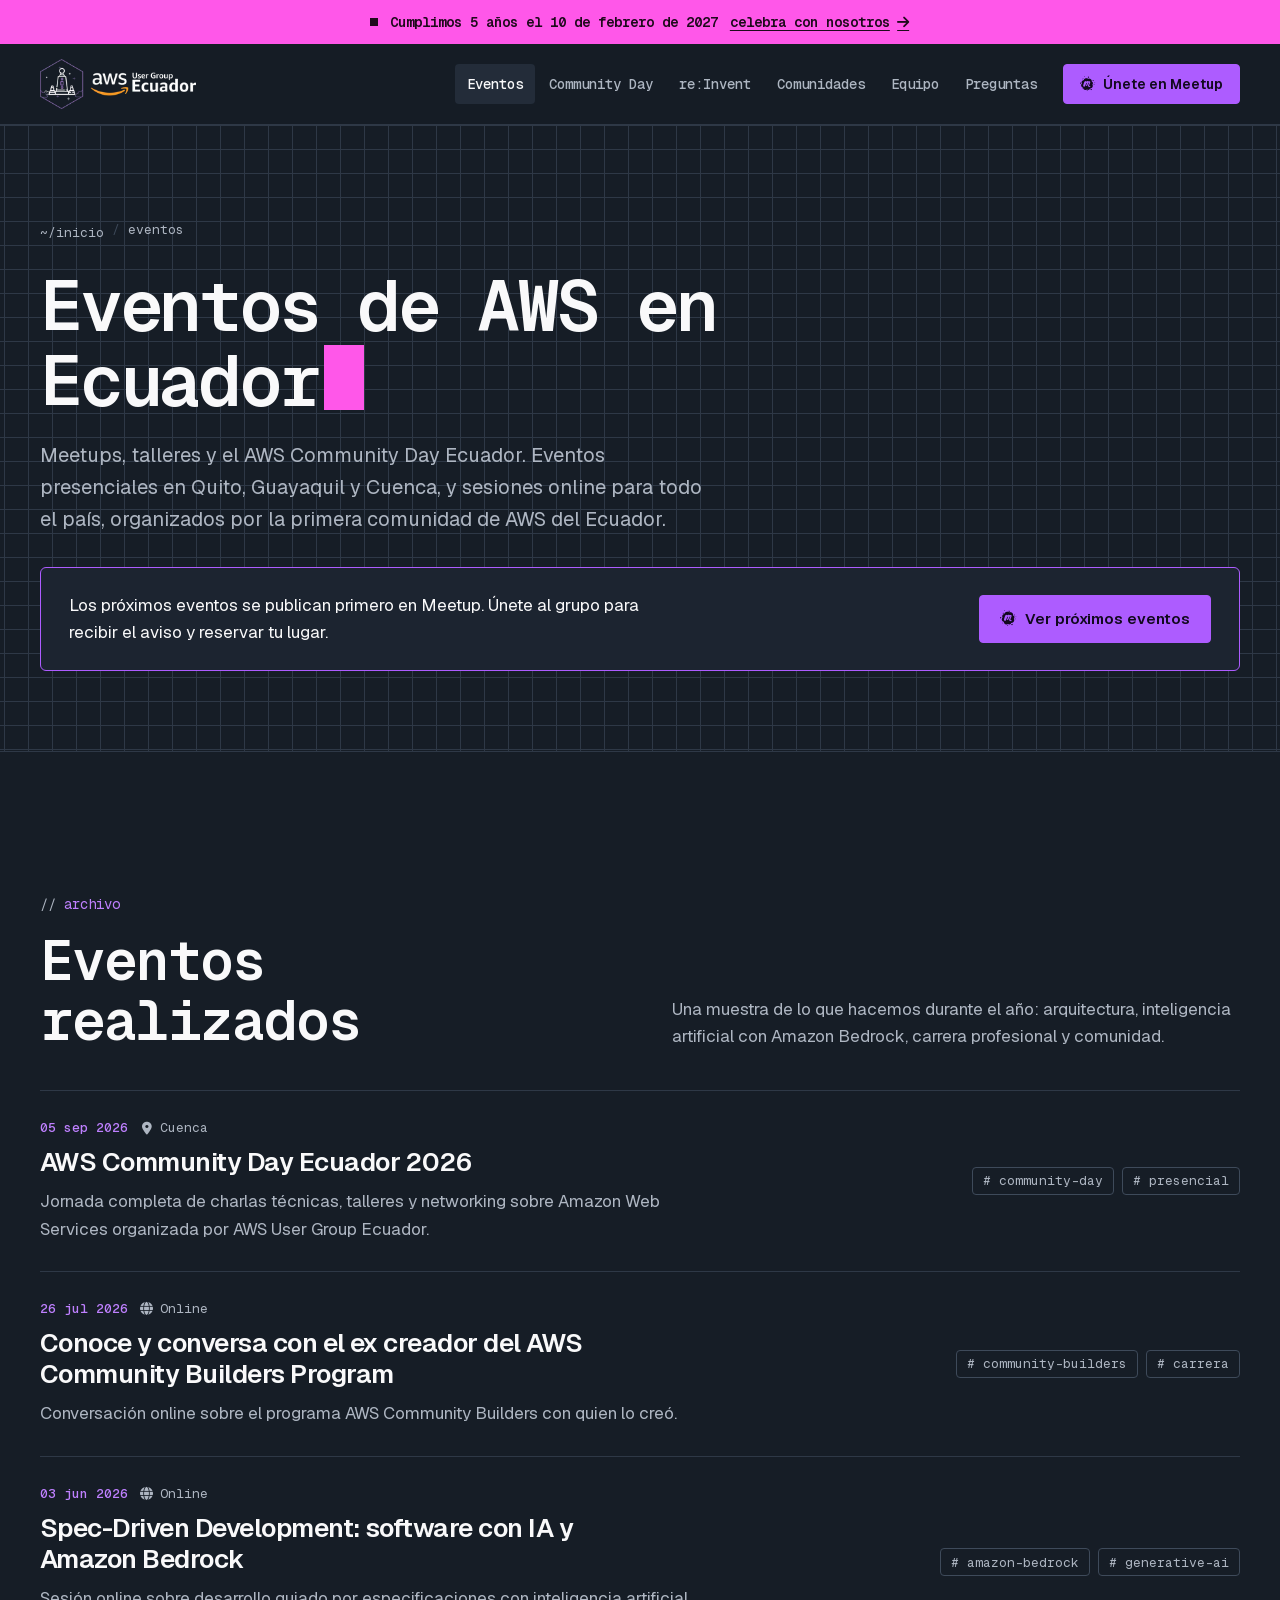
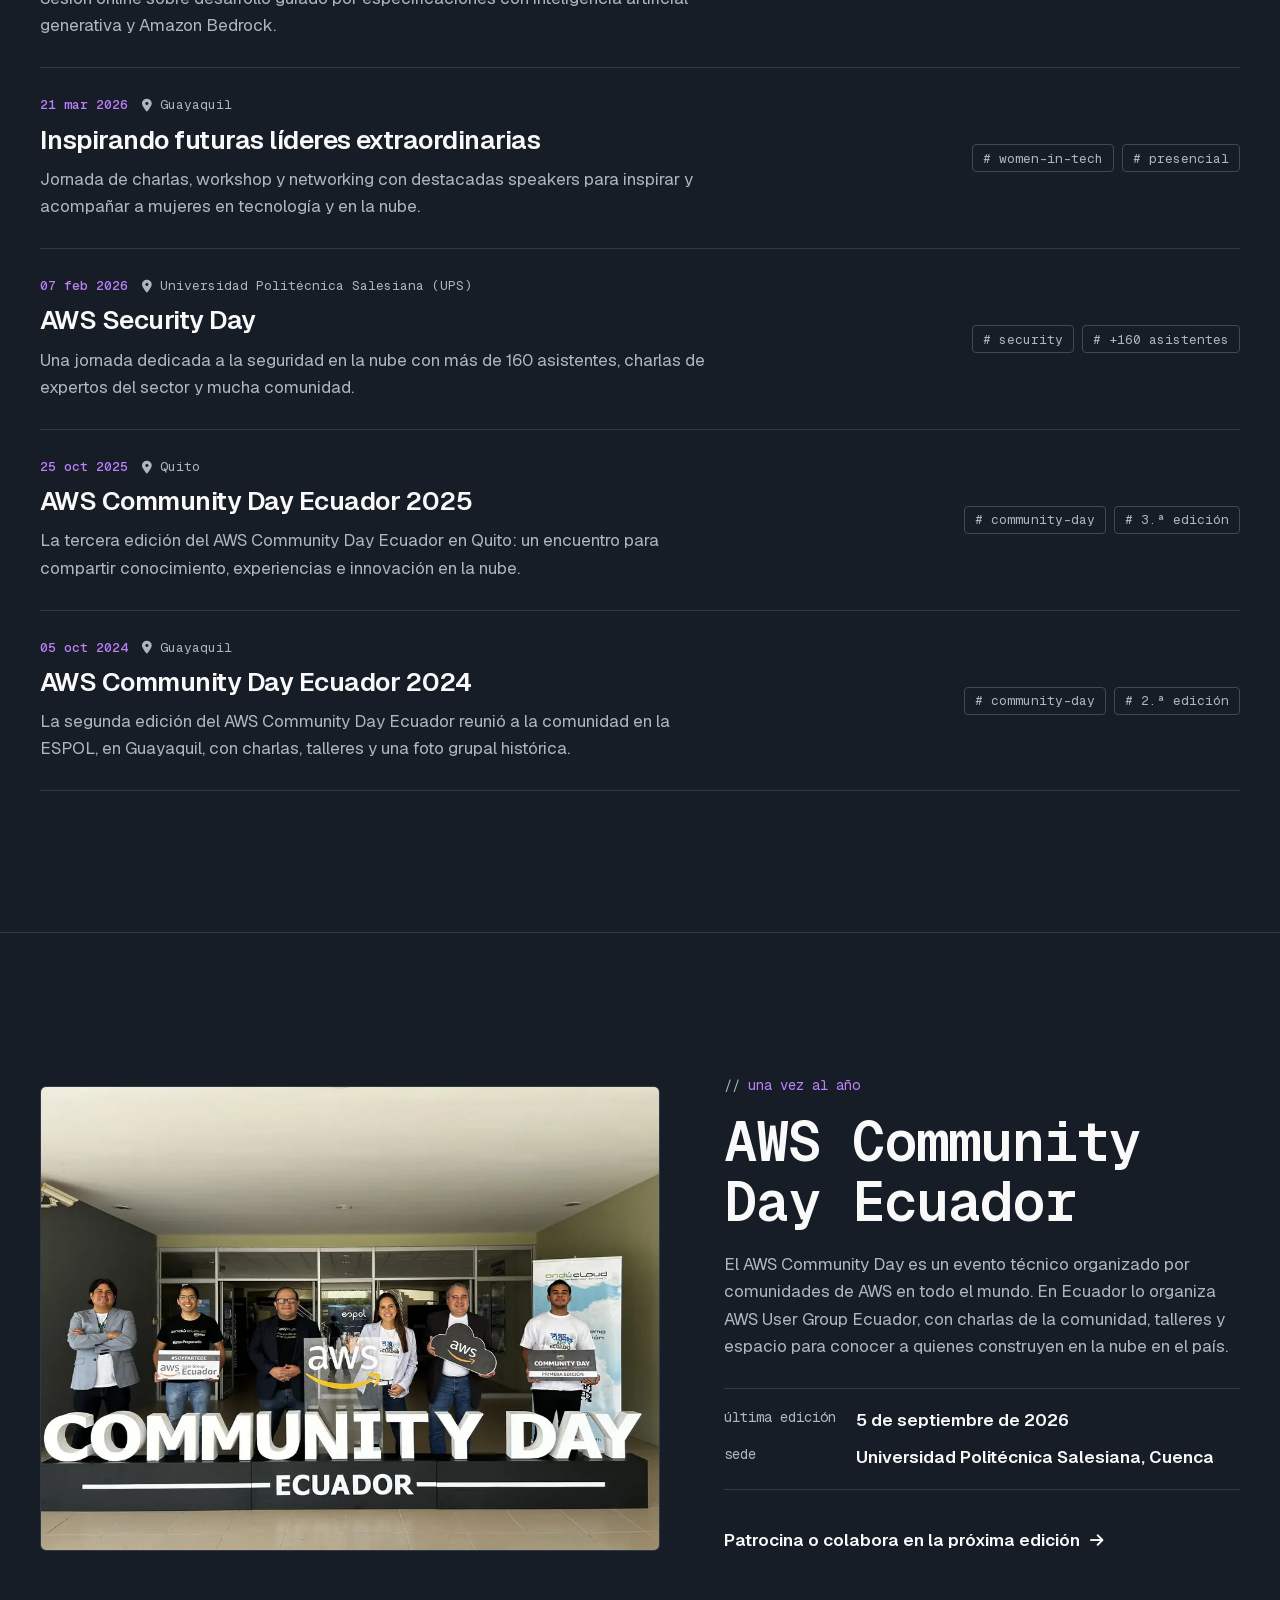
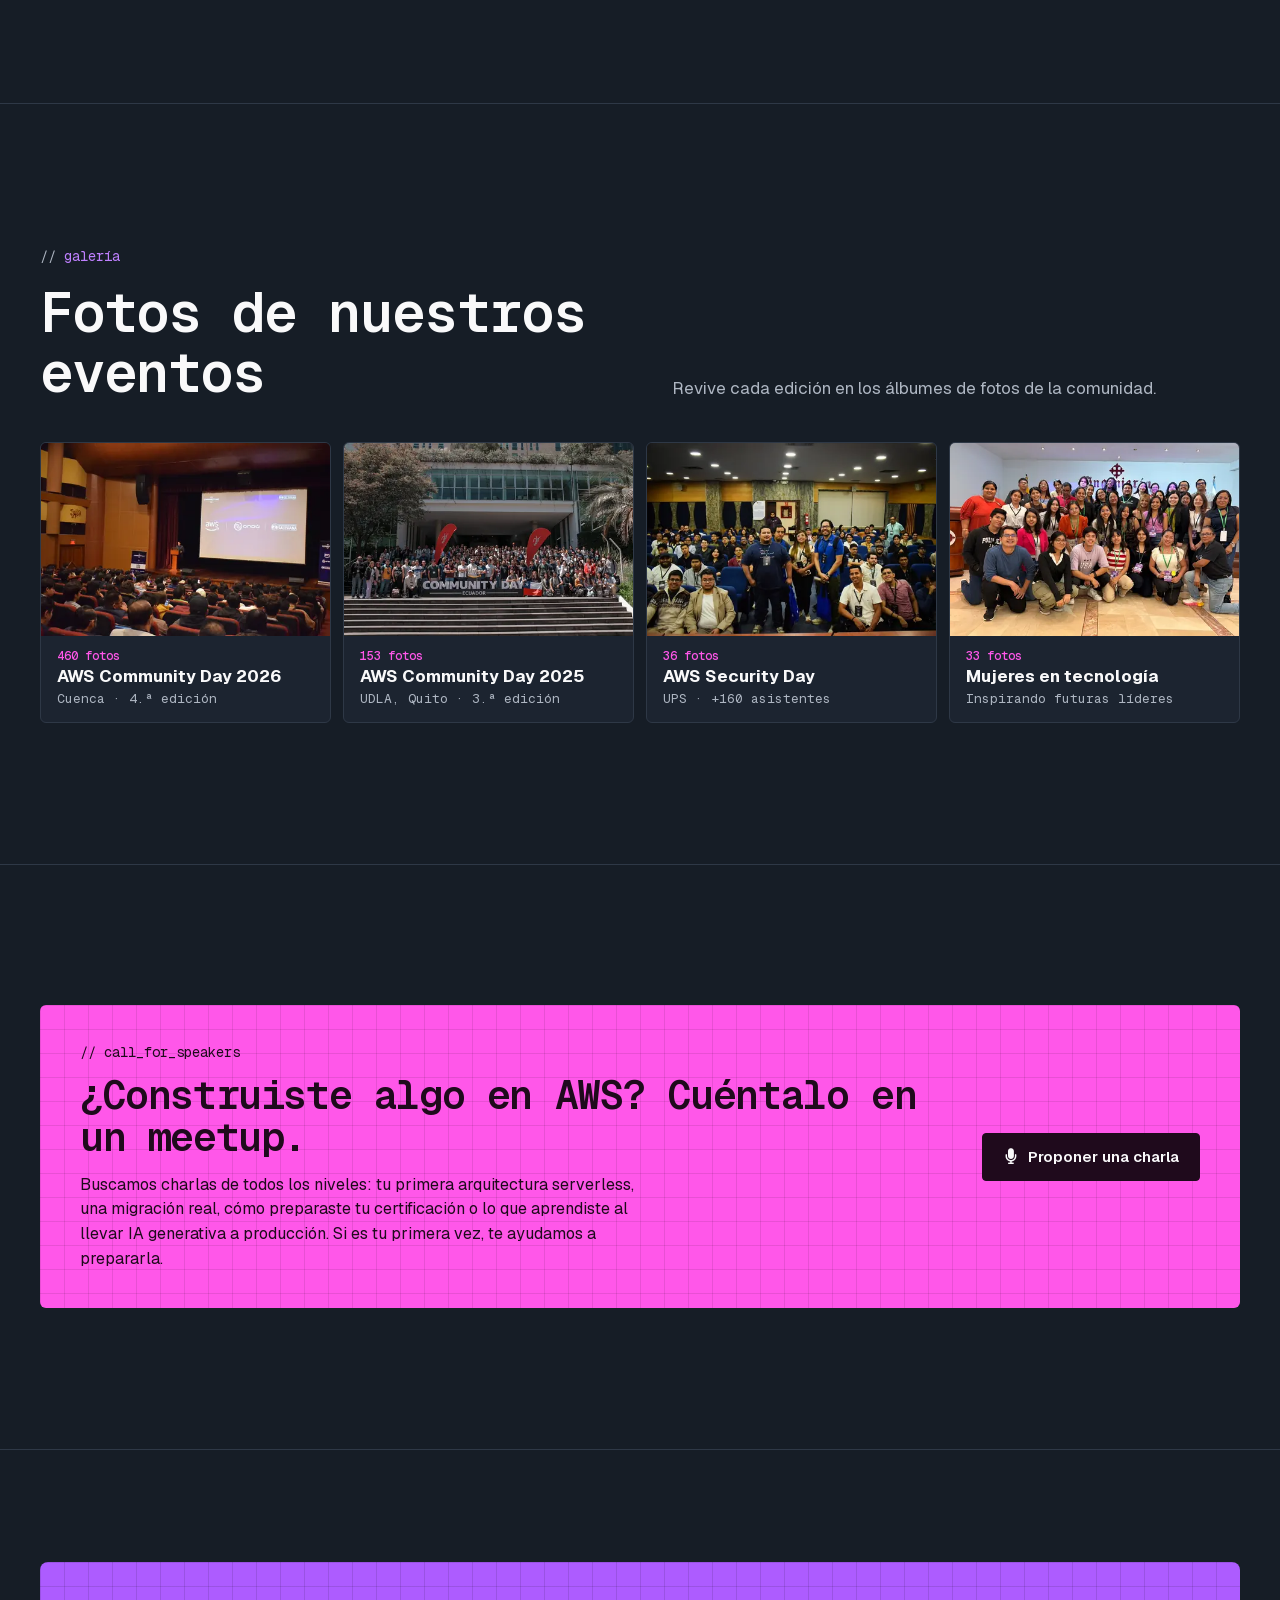
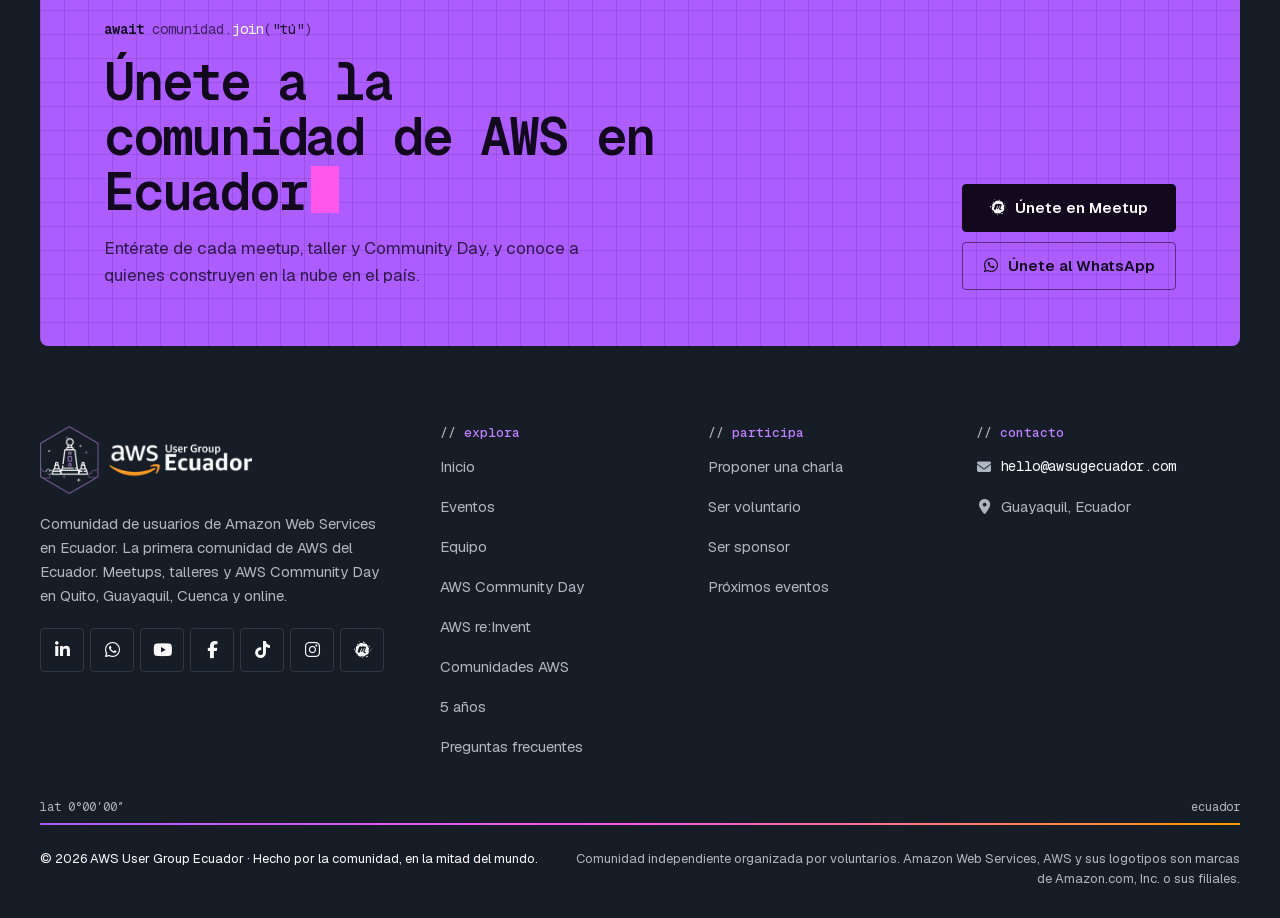
<file: eventos/index.html>
<!doctype html>
<html lang="es-EC">
<head>
<meta charset="utf-8">
<script>if(location.hostname==='awsugecuador.com')location.replace('https://www.awsugecuador.com'+location.pathname+location.search+location.hash)</script>
<!-- Google Tag Manager (GTM-M5F6GRM), carga diferida: primera interacción o 4 s después de cargar -->
<script>window.dataLayer=window.dataLayer||[];(function(w,d){var ev=['scroll','pointerdown','keydown','touchstart'],done=false;function load(){if(done)return;done=true;ev.forEach(function(e){w.removeEventListener(e,load)});w.dataLayer.push({'gtm.start':new Date().getTime(),event:'gtm.js'});var j=d.createElement('script');j.async=true;j.src='https://www.googletagmanager.com/gtm.js?id=GTM-M5F6GRM';d.head.appendChild(j)}ev.forEach(function(e){w.addEventListener(e,load,{passive:true})});w.addEventListener('load',function(){setTimeout(load,4000)})})(window,document);</script>
<!-- End Google Tag Manager -->
<meta name="viewport" content="width=device-width, initial-scale=1, viewport-fit=cover">
<title>Eventos AWS Ecuador: meetups y AWS Community Day</title>
<meta name="description" content="Eventos de AWS en Ecuador: meetups, talleres y AWS Community Day en Quito, Guayaquil y Cuenca, organizados por AWS User Group Ecuador.">
<meta name="keywords" content="AWS Ecuador, AWS User Group Ecuador, AWS User Group en Ecuador, comunidad AWS, comunidad AWS Ecuador, comunidad AWS en Ecuador, cloud Ecuador, comunidad cloud Ecuador, Amazon Web Services Ecuador, AWS Community Day Ecuador, AWS Quito, AWS Guayaquil, AWS Cuenca, certificación AWS Ecuador, Alexis Polo, líder fundador AWS User Group Ecuador, primera comunidad de AWS en Ecuador, AWS re:Invent Ecuador, AWS Women Ecuador, AWS Student Builder Group Ecuador">
<meta name="author" content="AWS User Group Ecuador · Alexis Polo">
<link rel="canonical" href="https://www.awsugecuador.com/eventos/">
<link rel="alternate" hreflang="es-EC" href="https://www.awsugecuador.com/eventos/">
<link rel="alternate" hreflang="x-default" href="https://www.awsugecuador.com/eventos/">
<meta name="robots" content="index, follow, max-image-preview:large, max-snippet:-1, max-video-preview:-1">
<meta name="theme-color" content="#161D26">
<meta name="color-scheme" content="dark">
<meta property="og:type" content="website">
<meta property="og:locale" content="es_EC">
<meta property="og:site_name" content="AWS User Group Ecuador">
<meta property="og:title" content="Eventos AWS Ecuador: meetups y AWS Community Day">
<meta property="og:description" content="Eventos de AWS en Ecuador: meetups, talleres y AWS Community Day en Quito, Guayaquil y Cuenca, organizados por AWS User Group Ecuador.">
<meta property="og:url" content="https://www.awsugecuador.com/eventos/">
<meta property="og:image" content="https://www.awsugecuador.com/img/og-awsugecuador.jpg">
<meta property="og:image:width" content="1200">
<meta property="og:image:height" content="630">
<meta property="og:image:alt" content="La comunidad de AWS en Ecuador: AWS User Group Ecuador">
<meta name="twitter:card" content="summary_large_image">
<meta name="twitter:title" content="Eventos AWS Ecuador: meetups y AWS Community Day">
<meta name="twitter:description" content="Eventos de AWS en Ecuador: meetups, talleres y AWS Community Day en Quito, Guayaquil y Cuenca, organizados por AWS User Group Ecuador.">
<meta name="twitter:image" content="https://www.awsugecuador.com/img/og-awsugecuador.jpg">
<link rel="icon" href="/favicon.ico" sizes="48x48">
<link rel="icon" href="/img/favicon-32.png" sizes="32x32" type="image/png">
<link rel="icon" href="/img/favicon-192.png" sizes="192x192" type="image/png">
<link rel="apple-touch-icon" href="/img/apple-touch-icon.png">
<link rel="manifest" href="/site.webmanifest">
<link rel="preload" href="/fonts/geist-mono-latin.woff2" as="font" type="font/woff2" crossorigin>
<link rel="preload" href="/fonts/geist-latin.woff2" as="font" type="font/woff2" crossorigin>
<link rel="preload" href="/fonts/fa-brands-a2ce9d39.woff2" as="font" type="font/woff2" crossorigin>
<link rel="preload" href="/fonts/fa-solid-4832c2c9.woff2" as="font" type="font/woff2" crossorigin>
<style>@font-face{font-family:'Geist';font-style:normal;font-weight:400 700;font-display:swap;src:url(/fonts/geist-latin.woff2) format('woff2')}@font-face{font-family:'Geist Mono';font-style:normal;font-weight:400 700;font-display:swap;src:url(/fonts/geist-mono-latin.woff2) format('woff2')}:root{color-scheme:dark;--bg:#161D26;--bg-2:#1C2430;--bg-3:#232C39;--line:#2E3846;--line-2:#3E4A5A;--text:#F9F9FA;--text-2:#AEB6C2;--purple:#AD5CFF;--purple-2:#BF80FF;--pink:#FF57E9;--orange:#FF9900;--cyan:#3AB0FF;--green:#2BD47D;--on-purple:#12091F;--sans:'Geist',system-ui,-apple-system,'Segoe UI',sans-serif;--mono:'Geist Mono',ui-monospace,'SFMono-Regular',Menlo,monospace;--gutter:20px;--max:1280px;--section:clamp(72px,11vw,144px);--grid:linear-gradient(var(--line) 1px,transparent 1px) 0 0 / 24px 24px,linear-gradient(90deg,var(--line) 1px,transparent 1px) 0 0 / 24px 24px}*,*::before,*::after{box-sizing:border-box}html{-webkit-text-size-adjust:100%;scroll-padding-top:96px}@media (prefers-reduced-motion:no-preference){html{scroll-behavior:smooth}}body{margin:0;background:var(--bg);color:var(--text);font-family:var(--sans);font-size:1.0625rem;line-height:1.6;-webkit-font-smoothing:antialiased}img{display:block;max-width:100%;height:auto}a{color:inherit}h1,h2,h3{margin:0;font-weight:600;line-height:1.1}p{margin:0}ul,ol{margin:0;padding:0;list-style:none}::selection{background:var(--purple);color:var(--on-purple)}:focus-visible{outline:2px solid var(--pink);outline-offset:3px}.skip{position:absolute;left:12px;top:-60px;z-index:100;background:var(--purple);color:var(--on-purple);padding:12px 16px;text-decoration:none;font-weight:600}.skip:focus{top:12px}.wrap{width:100%;max-width:var(--max);margin-inline:auto;padding-inline:var(--gutter)}.mono{font-family:var(--mono)}.kw{color:var(--purple)}.fn{color:var(--pink)}.str{color:var(--green)}.cm{color:var(--text-2)}.site-header{position:sticky;top:0;z-index:50;background:rgba(22,29,38,.9);-webkit-backdrop-filter:blur(12px);backdrop-filter:blur(12px);border-bottom:1px solid var(--line)}.header-row{display:flex;align-items:center;justify-content:space-between;height:72px;gap:16px}.brand{display:inline-flex;align-items:center;min-height:44px;text-decoration:none}.brand img{height:44px;width:auto}.nav-toggle{display:inline-flex;align-items:center;gap:10px;min-height:44px;padding:0 12px;border:1px solid var(--line-2);border-radius:4px;background:none;color:var(--text);font:500 .8125rem/1 var(--mono);cursor:pointer}.nav-toggle .bars{position:relative;width:18px;height:10px;flex:none}.nav-toggle .bars::before,.nav-toggle .bars::after{content:'';position:absolute;left:0;right:0;height:2px;background:currentColor;transition:transform .25s,top .25s}.nav-toggle .bars::before{top:0}.nav-toggle .bars::after{top:8px}.nav-toggle[aria-expanded="true"] .bars::before{top:4px;transform:rotate(45deg)}.nav-toggle[aria-expanded="true"] .bars::after{top:4px;transform:rotate(-45deg)}.site-nav{position:fixed;inset:72px 0 0 0;background:var(--bg);padding:16px var(--gutter) 40px;display:none;flex-direction:column;overflow-y:auto}.site-nav.open{display:flex}.site-nav li a{display:flex;align-items:center;gap:12px;padding:16px 0;border-bottom:1px solid var(--line);font-family:var(--mono);font-size:1.375rem;font-weight:500;text-decoration:none}.site-nav li a::before{content:'>';color:var(--purple)}.site-nav li a[aria-current="page"]{color:var(--purple-2)}.site-nav .btn{margin-top:32px;align-self:flex-start}.btn{display:inline-flex;align-items:center;justify-content:center;gap:.6em;min-height:48px;padding:0 20px;border:1px solid var(--text);border-radius:4px;background:var(--text);color:var(--bg);font:600 .9375rem/1 var(--sans);text-decoration:none;transition:background-color .2s,border-color .2s,color .2s}.btn i{font-size:1.05em;flex:none}.btn-purple{background:var(--purple);border-color:var(--purple);color:var(--on-purple)}.btn-ghost{background:transparent;color:var(--text);border-color:var(--line-2)}@media (hover:hover){.btn:hover{background:var(--purple-2);border-color:var(--purple-2);color:var(--on-purple)}.btn-ghost:hover{background:transparent;border-color:var(--purple-2);color:var(--purple-2)}}.link{display:inline-flex;align-items:center;gap:.55em;min-height:44px;font-weight:600;text-decoration:none;transition:color .2s}.link i{font-size:.9em;flex:none;transition:transform .2s}@media (hover:hover){.link:hover{color:var(--purple-2)}.link:hover i{transform:translateX(3px)}}.tags{display:flex;flex-wrap:wrap;gap:8px}.tag{display:inline-flex;align-items:center;min-height:28px;padding:0 10px;border:1px solid var(--line-2);border-radius:4px;font:400 .8125rem/1 var(--mono);color:var(--text-2)}.badge{display:inline-flex;align-items:center;min-height:24px;padding:0 8px;border:1px solid var(--line-2);border-radius:4px;font:500 .75rem/1 var(--mono);color:var(--text)}.badge.p{border-color:var(--purple);color:var(--purple-2)}.eyebrow{display:block;font-family:var(--mono);font-size:.875rem;color:var(--purple-2);margin-bottom:16px}.eyebrow::before{content:'// ';color:var(--text-2)}.hero{position:relative;padding-top:clamp(40px,8vw,96px);overflow:hidden}.prompt{font-family:var(--mono);font-size:.875rem;color:var(--text-2);margin-bottom:20px;overflow-wrap:anywhere}.hero h1{font-family:var(--mono);font-weight:600;font-size:clamp(2.25rem,9.6vw,5rem);line-height:1.04;letter-spacing:-0.04em}.hero h1 .hl{color:var(--purple)}.cursor{display:inline-block;width:.55em;height:.9em;margin-left:.08em;vertical-align:-0.06em;background:var(--pink)}@media (prefers-reduced-motion:no-preference){.cursor{animation:blink 1.1s steps(1) infinite}}@keyframes blink{50%{opacity:0}}.hero-lede{margin-top:24px;max-width:40ch;font-size:clamp(1.0625rem,2vw,1.25rem);color:var(--text-2)}.hero-lede strong{color:var(--text);font-weight:600}.hero-actions{margin-top:32px;display:flex;flex-wrap:wrap;gap:12px}.art{position:relative;margin-top:48px;aspect-ratio:1 / 1;max-width:480px;border:1px solid var(--line);background:var(--grid),var(--bg-2)}.art .pixel{position:absolute;inset:8%;width:84%;height:84%}.art-label{position:absolute;left:12px;bottom:10px;font:400 .75rem/1 var(--mono);color:var(--pink)}.art-label.r{left:auto;right:12px;color:var(--text-2)}@media (prefers-reduced-motion:no-preference){.spark{animation:twinkle 2.4s steps(2) infinite}.spark.s2{animation-delay:.6s}.spark.s3{animation-delay:1.2s}.spark.s4{animation-delay:1.8s}}@keyframes twinkle{50%{opacity:.15}}.stats{display:grid;grid-template-columns:1fr 1fr;margin-top:56px;border:1px solid var(--line)}.stats div{padding:18px 16px 20px;border-bottom:1px solid var(--line);display:flex;flex-direction:column-reverse;justify-content:flex-end;gap:6px}.stats div:nth-child(odd){border-right:1px solid var(--line)}.stats div:nth-last-child(-n+2){border-bottom:0}.stats dt{font:400 .8125rem/1.4 var(--mono);color:var(--text-2)}.stats dd{margin:0;font:600 clamp(1.75rem,6vw,2.5rem)/1 var(--mono);letter-spacing:-0.03em}.stats dd.t{font-size:clamp(1.0625rem,3vw,1.25rem);line-height:1.25;letter-spacing:-0.01em}.stats div:nth-child(1) dd{color:var(--purple-2)}.stats div:nth-child(2) dd{color:var(--pink)}.photo-band{margin-top:56px;position:relative}.photo-band img{width:100%;aspect-ratio:4 / 5;object-fit:cover;object-position:42% 62%}.photo-band figure{margin:0;position:relative}.photo-band figure::after{content:'';position:absolute;left:0;right:0;top:30%;height:2px;background:var(--pink);box-shadow:0 0 12px var(--pink)}.photo-band figcaption{padding:12px var(--gutter) 0;font:400 .8125rem/1.4 var(--mono);color:var(--text-2)}.photo-band figcaption b{color:var(--pink);font-weight:500}.section{padding-block:var(--section)}.section + .section{border-top:1px solid var(--line)}.h2,.section-head h2{font-family:var(--mono);font-weight:600;font-size:clamp(1.875rem,6.4vw,3.5rem);line-height:1.06;letter-spacing:-0.035em}.section-head p{margin-top:20px;max-width:54ch;color:var(--text-2);font-size:1.0625rem}.muted{color:var(--text-2)}.bento{display:grid;gap:12px;margin-top:40px}.cell{position:relative;padding:24px 20px 26px;border:1px solid var(--line);border-radius:6px;background:var(--bg-2);transition:border-color .2s}@media (hover:hover){.cell:hover{border-color:var(--purple)}}.cell .tag{margin-bottom:18px}.cell h3{font-size:1.25rem;font-weight:600;letter-spacing:-0.015em}.cell p{margin-top:8px;color:var(--text-2)}.cell.hi{background:var(--purple);border-color:var(--purple);color:var(--on-purple);background-image:linear-gradient(rgba(18,9,31,.12) 1px,transparent 1px),linear-gradient(90deg,rgba(18,9,31,.12) 1px,transparent 1px);background-size:24px 24px}.cell.hi p{color:rgba(18,9,31,.78)}.cell.hi .tag{border-color:rgba(18,9,31,.4);color:var(--on-purple)}.cell.hi h3{font-family:var(--mono);font-size:clamp(1.5rem,4.4vw,2rem);letter-spacing:-0.03em}.cd{display:grid;gap:32px}.cd figure{margin:0;border:1px solid var(--line);border-radius:6px;overflow:hidden}.cd img{width:100%;aspect-ratio:4 / 3;object-fit:cover}#community-day .cd img{aspect-ratio:16 / 9;object-position:50% 70%}.cd .meta{display:grid;grid-template-columns:auto 1fr;gap:10px 20px;margin:28px 0;padding:18px 0;border-block:1px solid var(--line)}.cd .meta dt{font:400 .875rem/1.5 var(--mono);color:var(--text-2)}.cd .meta dd{margin:0;font-weight:600}.cd .actions{display:flex;flex-wrap:wrap;gap:12px}.feed{margin-top:40px;border-top:1px solid var(--line)}.event{position:relative;display:grid;gap:10px;padding:24px 0 26px;border-bottom:1px solid var(--line)}.event .top{display:flex;flex-wrap:wrap;align-items:center;gap:8px 12px;font:400 .8125rem/1.4 var(--mono);color:var(--text-2)}.event time{color:var(--purple-2);font-weight:500}.event h3{font-size:clamp(1.25rem,3.4vw,1.625rem);font-weight:600;letter-spacing:-0.02em;line-height:1.2;max-width:34ch;transition:color .2s}.event h3 a{text-decoration:none}.event h3 a::after{content:'';position:absolute;inset:0}.event p{color:var(--text-2);max-width:62ch}.event .where{display:inline-flex;align-items:center;gap:.5em}.event .tags{position:relative;z-index:1;pointer-events:none}@media (hover:hover){.event:hover h3{color:var(--purple-2)}}.events-foot{margin-top:32px;display:flex;flex-wrap:wrap;gap:12px}.gallery{display:grid;grid-template-columns:1fr 1fr;gap:8px}.gallery figure{margin:0;overflow:hidden;border-radius:6px;background:var(--bg-2)}.gallery img{width:100%;height:100%;object-fit:cover}.gallery .g1{grid-column:1 / -1;aspect-ratio:16 / 10}.gallery .g2,.gallery .g3{aspect-ratio:3 / 4}.gallery-cap{margin-top:12px;font:400 .8125rem/1.4 var(--mono);color:var(--text-2)}.team{display:grid;grid-template-columns:1fr;gap:12px;margin-top:40px}.member{display:grid;grid-template-columns:112px 1fr;column-gap:16px;align-content:center;padding:12px;border:1px solid var(--line);border-radius:6px;background:var(--bg-2)}.member figure{grid-row:1 / span 3;margin:0;width:112px;height:112px;border-radius:6px;overflow:hidden;background:var(--bg-3)}.member img{width:100%;height:100%;aspect-ratio:1 / 1;object-fit:cover;object-position:50% 25%}.member h3{align-self:end;font-size:1.125rem;font-weight:600;letter-spacing:-0.01em}.member .badges{display:flex;flex-wrap:wrap;gap:6px;margin-top:8px}.member .social{display:flex;gap:4px;margin:6px 0 0 -10px}.icon-btn{display:grid;place-items:center;width:44px;height:44px;line-height:1;border-radius:4px;text-decoration:none;color:var(--text-2);font-size:1.0625rem;transition:background-color .2s,color .2s}@media (hover:hover){.icon-btn:hover{background-color:var(--bg-3);color:var(--purple-2)}}.sponsors{display:grid;grid-template-columns:1fr;gap:12px;margin-top:40px}.sponsors li{display:grid;place-items:center;min-height:104px;padding:24px;border:1px solid var(--line);border-radius:6px;background:var(--bg-2)}.sponsors img{max-height:36px;width:auto;max-width:100%;filter:brightness(0) invert(1);opacity:.88;transition:opacity .2s}@media (hover:hover){.sponsors li:hover img{opacity:1}}.cta-card{margin-top:24px;display:grid;gap:20px;padding:28px 22px;border-radius:6px;background:var(--pink);color:#1F0A1C;background-image:linear-gradient(rgba(31,10,28,.1) 1px,transparent 1px),linear-gradient(90deg,rgba(31,10,28,.1) 1px,transparent 1px);background-size:24px 24px}.cta-card p{font:600 clamp(1.25rem,3.6vw,1.75rem)/1.2 var(--mono);letter-spacing:-0.03em;max-width:26ch}.cta-card .btn{justify-self:start;background:#1F0A1C;border-color:#1F0A1C;color:var(--text)}@media (hover:hover){.cta-card .btn:hover{background:var(--text);border-color:var(--text);color:#1F0A1C}}.faq{margin-top:40px;display:grid;gap:10px}.faq details{border:1px solid var(--line);border-radius:6px;background:var(--bg-2);transition:border-color .2s}.faq details[open]{border-color:var(--purple)}.faq summary{display:flex;align-items:center;justify-content:space-between;gap:16px;min-height:64px;padding:14px 16px 14px 20px;cursor:pointer;list-style:none;font-size:1.0625rem;font-weight:600;line-height:1.35}.faq summary::-webkit-details-marker{display:none}.faq summary::after{content:'';flex:none;width:32px;height:32px;border-radius:4px;border:1px solid var(--line-2);color:var(--text);background:linear-gradient(currentColor,currentColor) center / 12px 2px no-repeat,linear-gradient(currentColor,currentColor) center / 2px 12px no-repeat;transition:background-color .2s,color .2s,border-color .2s}@media (hover:hover){.faq summary:hover::after{border-color:var(--purple);color:var(--purple-2)}}.faq details[open]>summary::after{background:linear-gradient(currentColor,currentColor) center / 12px 2px no-repeat;background-color:var(--purple);border-color:var(--purple);color:var(--on-purple)}.faq .answer{padding:0 20px 22px;color:var(--text-2);max-width:70ch}.faq .answer a{color:var(--purple-2);font-weight:600}.site-footer{border-top:1px solid var(--line);padding-top:clamp(56px,9vw,112px);padding-bottom:28px}.join-card{display:grid;gap:28px;padding:32px 22px;border-radius:8px;background:var(--purple);color:var(--on-purple);background-image:linear-gradient(rgba(18,9,31,.12) 1px,transparent 1px),linear-gradient(90deg,rgba(18,9,31,.12) 1px,transparent 1px);background-size:24px 24px}.join-card .prompt{color:rgba(18,9,31,.7);margin-bottom:14px}.join-card .prompt .kw{color:var(--on-purple);font-weight:600}.join-card .prompt .fn{color:#FFFFFF}.join-card .prompt .str{color:#12091F}.join-card h2{font:600 clamp(1.75rem,6.4vw,3.25rem)/1.06 var(--mono);letter-spacing:-0.04em;max-width:18ch}.join-card .cursor{background:var(--pink)}.join-lede{margin-top:16px;max-width:46ch;color:rgba(18,9,31,.8)}.join-actions{display:flex;flex-wrap:wrap;gap:10px}.join-card .btn{background:var(--on-purple);border-color:var(--on-purple);color:var(--text)}.join-card .btn-dark{background:transparent;border-color:rgba(18,9,31,.55);color:var(--on-purple)}@media (hover:hover){.join-card .btn:hover{background:var(--text);border-color:var(--text);color:var(--on-purple)}.join-card .btn-dark:hover{background:var(--on-purple);border-color:var(--on-purple);color:var(--text)}}.footer-grid{display:grid;grid-template-columns:1fr 1fr;gap:40px 24px;margin-top:64px}.footer-brand{grid-column:1 / -1}.footer-brand img{height:68px;width:auto}.footer-brand p{margin-top:18px;max-width:38ch;color:var(--text-2);font-size:.9375rem}.footer-brand .social{display:flex;flex-wrap:wrap;gap:6px;margin-top:20px}.footer-brand .icon-btn{border:1px solid var(--line);color:var(--text)}@media (hover:hover){.footer-brand .icon-btn:hover{border-color:var(--purple);background-color:var(--bg-3);color:var(--purple-2)}}.footer-col h2{font:500 .8125rem/1 var(--mono);color:var(--purple-2);margin-bottom:8px}.footer-col h2::before{content:'// ';color:var(--text-2)}.footer-col a,.footer-col .plain{display:inline-flex;align-items:center;gap:.6em;min-height:40px;text-decoration:none;color:var(--text-2);font-size:.9375rem;transition:color .2s}.footer-col i{width:1.1em;text-align:center;flex:none;color:var(--text-2)}@media (hover:hover){.footer-col a:hover{color:var(--text)}}.footer-col:last-child{grid-column:1 / -1}.footer-col .mail{color:var(--text);font-family:var(--mono);font-size:.875rem;word-break:break-all}.equator-bar{position:relative;margin-top:56px;height:2px;background:linear-gradient(90deg,var(--purple),var(--pink),var(--orange))}.equator-bar span{position:absolute;top:-22px;font:400 .75rem/1 var(--mono);color:var(--text-2)}.equator-bar span:last-child{right:0}.footer-meta{display:grid;gap:8px;margin-top:24px;color:var(--text-2);font-size:.8125rem}.footer-meta p:first-child{color:var(--text)}.page-hero{padding-top:clamp(40px,8vw,96px);padding-bottom:clamp(48px,7vw,80px);border-bottom:1px solid var(--line);background:var(--grid),var(--bg);background-position:center top}.page-hero h1{font-family:var(--mono);font-size:clamp(2.125rem,8.6vw,4.5rem);font-weight:600;letter-spacing:-0.045em;line-height:1.04;max-width:16ch}.page-hero p.lede{margin-top:20px;max-width:52ch;font-size:clamp(1.0625rem,2vw,1.25rem);color:var(--text-2)}.crumbs{margin-bottom:24px;font:400 .8125rem/1.4 var(--mono);color:var(--text-2)}.crumbs ol{display:flex;flex-wrap:wrap;gap:8px}.crumbs li + li::before{content:'/';margin-right:8px;color:var(--line-2)}.crumbs a{text-decoration:none;display:inline-flex;min-height:24px;align-items:center}@media (hover:hover){.crumbs a:hover{color:var(--purple-2)}}.notice{margin-top:32px;padding:22px 20px;display:grid;gap:16px;border:1px solid var(--purple);border-radius:6px;background:var(--bg-2)}.notice p{max-width:54ch}.split{display:grid;gap:32px}.split .body p + p{margin-top:14px}.split .body{color:var(--text-2)}.list{margin-top:28px;display:grid;gap:10px}.list li{padding:18px 20px;border:1px solid var(--line);border-radius:6px;background:var(--bg-2)}.list h3{font-size:1.0625rem;color:var(--text)}.list p{margin-top:4px}.announce{display:flex;align-items:center;justify-content:center;flex-wrap:wrap;gap:4px 12px;min-height:44px;padding:8px var(--gutter);text-align:center;text-decoration:none;background:var(--pink);color:#1F0A1C;font:600 .875rem/1.3 var(--mono)}.announce .dot{width:8px;height:8px;flex:none;background:#1F0A1C}@media (prefers-reduced-motion:no-preference){.announce .dot{animation:blink 1.1s steps(1) infinite}}.announce .go{display:inline-flex;align-items:center;gap:.45em;text-decoration:underline;text-underline-offset:3px}@media (hover:hover){.announce:hover .go i{transform:translateX(3px)}.announce .go i{transition:transform .2s}}.anniversary{padding-top:clamp(56px,8vw,96px)}.aniv-card{display:grid;gap:28px;padding:28px 22px;border:1px solid var(--purple);border-radius:8px;background:radial-gradient(120% 90% at 0% 0%,rgba(173,92,255,.22),transparent 60%),var(--grid),var(--bg-2)}.aniv-art{display:flex;align-items:flex-end;gap:14px;color:var(--purple)}.aniv-art .five{width:clamp(96px,26vw,200px);height:auto;filter:drop-shadow(6px 6px 0 var(--pink))}.aniv-years{font-size:clamp(1.5rem,5vw,2.5rem);font-weight:600;color:var(--text);letter-spacing:-0.03em}.aniv-body .prompt{margin-bottom:12px}.aniv-lede{margin-top:16px;max-width:52ch;color:var(--text-2)}.aniv-lede strong{color:var(--text)}.countdown{display:grid;grid-template-columns:repeat(4,1fr);gap:8px;margin-top:24px;max-width:460px}.countdown div{display:grid;place-items:center;gap:2px;padding:12px 4px;border:1px solid var(--line-2);border-radius:6px;background:var(--bg)}.countdown span{font:600 clamp(1.5rem,6vw,2.25rem)/1 var(--mono);letter-spacing:-0.03em;color:var(--text);font-variant-numeric:tabular-nums}.countdown div:first-child span{color:var(--pink)}.countdown small{font:400 .75rem/1 var(--mono);color:var(--text-2)}.aniv-body .hero-actions{margin-top:24px}.filters{display:flex;gap:8px;margin-top:32px;overflow-x:auto;padding-bottom:4px;scrollbar-width:none}.filters::-webkit-scrollbar{display:none}.chip{flex:none;min-height:40px;padding:0 14px;border:1px solid var(--line-2);border-radius:4px;background:transparent;color:var(--text-2);font:500 .8125rem/1 var(--mono);cursor:pointer;transition:background-color .2s,border-color .2s,color .2s}@media (hover:hover){.chip:hover{border-color:var(--purple);color:var(--text)}}.chip[aria-pressed="true"]{background:var(--purple);border-color:var(--purple);color:var(--on-purple)}.moments{margin-top:20px;columns:2;column-gap:8px}.moment{position:relative;margin:0 0 8px;break-inside:avoid;border-radius:6px;overflow:hidden;background:var(--bg-3)}.moment[hidden]{display:none}.moments:not(.expanded) .moment:nth-child(n+11){display:none}.more{margin-top:12px;width:100%}.moment img{width:100%;height:auto;transition:transform .5s ease}.moment figcaption{position:absolute;left:8px;bottom:8px;padding:4px 8px;border-radius:4px;background:rgba(22,29,38,.82);font:500 .6875rem/1.2 var(--mono);color:var(--text)}@media (hover:hover){.moment:hover img{transform:scale(1.04)}}.albums-title{margin-top:56px;font-size:.875rem;font-weight:500;color:var(--purple-2)}.albums{display:grid;grid-template-columns:1fr;gap:12px;margin-top:16px}#contenido .albums:first-child{margin-top:40px}.album a{display:grid;grid-template-columns:112px 1fr;align-items:stretch;border:1px solid var(--line);border-radius:6px;overflow:hidden;background:var(--bg-2);text-decoration:none;transition:border-color .2s}.album img{width:100%;height:100%;aspect-ratio:1;object-fit:cover}.a-body{display:grid;align-content:center;gap:4px;padding:14px 16px}.a-count{font:500 .75rem/1 var(--mono);color:var(--pink)}.album strong{font-size:1.0625rem;line-height:1.25}.a-meta{font:400 .8125rem/1.3 var(--mono);color:var(--text-2)}@media (hover:hover){.album a:hover{border-color:var(--purple)}.album a:hover strong{color:var(--purple-2)}}.section-head + .albums{margin-top:40px}.founder{margin-top:56px;padding:28px 22px;border:1px solid var(--purple);border-radius:8px;background:radial-gradient(120% 90% at 100% 0%,rgba(255,87,233,.14),transparent 60%),var(--bg-2)}.founder p{margin-top:16px;max-width:64ch;color:var(--text-2);font-size:1.0625rem}.founder .hero-actions{margin-top:24px}.founder-quote{margin:24px 0 0;padding:4px 0 4px 18px;border-left:3px solid var(--pink);font:500 clamp(1.0625rem,2.4vw,1.25rem)/1.45 var(--mono);color:var(--text);max-width:60ch;letter-spacing:-0.01em}@media (min-width:768px){.founder{padding:40px 48px}}.in-action{margin-top:64px}.action-grid{display:grid;grid-template-columns:1fr 1fr;gap:8px;margin-top:28px}.action-grid figure{position:relative;margin:0;border-radius:6px;overflow:hidden;background:var(--bg-3)}.action-grid img{width:100%;height:100%;object-fit:cover}.action-grid figure:nth-child(1),.action-grid figure:nth-child(4){grid-column:1 / -1;aspect-ratio:16 / 10}.action-grid figure:nth-child(2),.action-grid figure:nth-child(3){aspect-ratio:1}.action-grid figcaption{position:absolute;left:8px;bottom:8px;padding:4px 8px;border-radius:4px;background:rgba(22,29,38,.82);font:500 .6875rem/1.2 var(--mono)}@media (min-width:768px){.action-grid{grid-template-columns:2fr 1fr 1fr;grid-template-rows:repeat(2,clamp(200px,22vw,300px));gap:12px}.action-grid figure:nth-child(1){grid-column:1;grid-row:1 / 3;aspect-ratio:auto}.action-grid figure:nth-child(2),.action-grid figure:nth-child(3){aspect-ratio:auto}.action-grid figure:nth-child(4){grid-column:2 / 4;aspect-ratio:auto}}.reinvent{display:grid;gap:32px}.reinvent figure{margin:0;position:relative;border:1px solid var(--line);border-radius:6px;overflow:hidden}.reinvent img{width:100%;aspect-ratio:1;object-fit:cover}.reinvent figcaption{position:absolute;left:10px;bottom:10px;padding:5px 10px;border-radius:4px;background:rgba(22,29,38,.85);font:500 .75rem/1.2 var(--mono)}.reinvent figcaption b{color:var(--orange);font-weight:500}@media (min-width:1024px){.reinvent{grid-template-columns:1fr 1fr;gap:80px;align-items:center}.reinvent figure{max-width:560px;justify-self:end;width:100%}}.reinvent-strip{display:grid;grid-auto-flow:column;grid-auto-columns:62%;gap:10px;margin-top:32px;overflow-x:auto;scroll-snap-type:x mandatory;padding-bottom:8px;scrollbar-width:thin}.reinvent-strip figure{position:relative;margin:0;scroll-snap-align:start;border-radius:6px;overflow:hidden;background:var(--bg-3)}.reinvent-strip img{width:100%;aspect-ratio:4 / 5;object-fit:cover}.reinvent-strip figcaption{position:absolute;left:8px;bottom:8px;padding:4px 8px;border-radius:4px;background:rgba(22,29,38,.82);font:500 .6875rem/1.2 var(--mono)}@media (min-width:768px){.reinvent-strip{grid-auto-columns:30%;gap:12px}}@media (min-width:1024px){.reinvent-strip{grid-auto-flow:row dense;grid-template-columns:repeat(4,1fr);grid-auto-rows:clamp(240px,24vw,340px);overflow:visible;margin-top:48px}.reinvent-strip img{height:100%;aspect-ratio:auto}.reinvent-strip .wide{grid-column:span 2}}.section-sm{padding-block:clamp(48px,7vw,80px)}.h3-mono{font:500 .9375rem/1.4 var(--mono);color:var(--purple-2);letter-spacing:0}.cl-intro{margin-top:8px;font-size:.9375rem;max-width:60ch}.comm-list{display:grid;grid-template-columns:1fr;column-gap:32px;margin-top:20px;border-top:1px solid var(--line)}.comm-list a{display:grid;grid-template-columns:1fr auto;align-items:center;column-gap:12px;min-height:56px;padding:10px 0;border-bottom:1px solid var(--line);text-decoration:none;transition:color .2s}.cl-name{font-size:.9375rem;font-weight:500;line-height:1.3}.cl-meta{grid-column:1;font:400 .75rem/1.4 var(--mono);color:var(--text-2)}.comm-list i{grid-column:2;grid-row:1 / span 2;color:var(--text-2);font-size:1.05rem;transition:color .2s}@media (hover:hover){.comm-list a:hover .cl-name,.comm-list a:hover i{color:var(--purple-2)}}.sr-only{position:absolute;width:1px;height:1px;padding:0;margin:-1px;overflow:hidden;clip:rect(0,0,0,0);white-space:nowrap;border:0}@media (min-width:768px){.comm-list{grid-template-columns:1fr 1fr}}@media (min-width:1024px){.comm-list{grid-template-columns:repeat(3,1fr)}}.editions{display:grid;gap:16px;margin-top:40px}.edition{display:grid;border:1px solid var(--line);border-radius:6px;overflow:hidden;background:var(--bg-2)}.edition figure{margin:0}.edition img{width:100%;aspect-ratio:16 / 10;object-fit:cover}.edition-body{padding:22px 20px 24px}.edition-meta{display:flex;flex-wrap:wrap;align-items:center;gap:10px;font:500 .8125rem/1 var(--mono);color:var(--purple-2)}.edition h3{margin-top:14px;font-size:clamp(1.25rem,3.2vw,1.625rem);letter-spacing:-0.02em}.edition-place{display:flex;align-items:center;gap:.5em;margin:8px 0 12px;font:400 .875rem/1.4 var(--mono);color:var(--pink)}.edition-links{display:flex;flex-wrap:wrap;gap:8px;margin-top:18px}@media (min-width:768px){.edition{grid-template-columns:1fr 1fr;align-items:center}.edition img{aspect-ratio:4 / 3;height:100%}.edition-body{padding:32px}}.ri-gallery{display:grid;grid-template-columns:1fr 1fr;gap:8px;margin-top:32px}.ri-gallery figure{position:relative;margin:0;border-radius:6px;overflow:hidden;background:var(--bg-3)}.ri-gallery img{width:100%;height:100%;aspect-ratio:4 / 5;object-fit:cover}.ri-gallery .wide{grid-column:1 / -1}.ri-gallery .wide img{aspect-ratio:4 / 3}.ri-gallery figcaption{position:absolute;left:8px;bottom:8px;padding:4px 8px;border-radius:4px;background:rgba(22,29,38,.82);font:500 .6875rem/1.2 var(--mono)}@media (min-width:1024px){.ri-gallery{grid-template-columns:repeat(4,1fr);grid-auto-rows:clamp(240px,24vw,340px);gap:12px}.ri-gallery img,.ri-gallery .wide img{aspect-ratio:auto}.ri-gallery .wide{grid-column:span 2;grid-row:span 2}.ri-gallery .wide2{grid-column:span 2}}.city-blocks{display:grid;gap:40px}.city-block .comm-list{margin-top:12px}.hitos{margin-top:40px;border-left:2px solid var(--line-2);padding-left:24px;display:grid;gap:28px}.hito{position:relative}.hito::before{content:'';position:absolute;left:-31px;top:4px;width:12px;height:12px;background:var(--purple)}.hito.next::before{background:var(--pink)}.hito time{font:500 .8125rem/1 var(--mono);color:var(--purple-2)}.hito.next time{color:var(--pink)}.hito h3{margin-top:8px;font-size:1.25rem;letter-spacing:-0.015em}.hito p{margin-top:6px;color:var(--text-2);max-width:60ch}@media (prefers-reduced-motion:no-preference){.js .reveal{opacity:0;transform:translateY(16px);transition:opacity .6s ease,transform .6s ease}.js .reveal.in{opacity:1;transform:none}}@media (prefers-reduced-motion:reduce){*{transition:none !important}}@media (min-width:768px){:root{--gutter:40px}.stats{grid-template-columns:repeat(4,1fr)}.stats div,.stats div:nth-child(odd){border-bottom:0;border-right:1px solid var(--line)}.stats div:last-child{border-right:0}.photo-band img{aspect-ratio:16 / 9}.moments{columns:3;column-gap:12px}.moment{margin-bottom:12px}.albums{grid-template-columns:1fr 1fr}.aniv-card{grid-template-columns:auto 1fr;gap:48px;align-items:center;padding:40px}.aniv-art{flex-direction:column;align-items:flex-start}.photo-band figure{border-block:1px solid var(--line)}.bento{grid-template-columns:repeat(6,1fr)}.bento .cell{grid-column:span 3}.bento .cell.hi{grid-column:span 3}.gallery{grid-template-columns:repeat(12,1fr);gap:12px}.gallery .g1{grid-column:1 / 9;grid-row:1 / 3;aspect-ratio:auto}.gallery .g2{grid-column:9 / -1;aspect-ratio:4 / 3}.gallery .g3{grid-column:9 / -1;aspect-ratio:4 / 3}.team{grid-template-columns:repeat(2,1fr);gap:24px;align-items:start}.member{display:block;padding:0;border:0;background:none}.member figure{width:100%;height:auto}.member h3{margin-top:14px}.sponsors{grid-template-columns:repeat(3,1fr)}.cta-card{grid-template-columns:1fr auto;align-items:center;padding:36px 40px}.notice{grid-template-columns:1fr auto;align-items:center;padding:24px 28px}.join-card{grid-template-columns:1fr auto;align-items:end;gap:40px;padding:48px}.join-actions{flex-direction:column;align-items:stretch}.footer-grid{grid-template-columns:repeat(3,1fr)}.footer-col:last-child{grid-column:auto}.footer-meta{grid-template-columns:auto 1fr;gap:24px;align-items:start}.footer-meta .legal{text-align:right}}@media (min-width:1024px){.nav-toggle{display:none}.site-nav{position:static;display:flex;flex-direction:row;align-items:center;gap:8px;padding:0;background:none;overflow:visible}.site-nav ul{display:flex;gap:2px}.site-nav li a{padding:0 9px;min-height:40px;border:0;border-radius:4px;font-size:.8125rem;white-space:nowrap;color:var(--text-2);transition:background-color .2s,color .2s}.site-nav li a::before{content:none}.site-nav li a:hover{background:var(--bg-3);color:var(--text)}.site-nav li a[aria-current="page"]{color:var(--text);background:var(--bg-3)}.site-nav .btn{margin:0 0 0 6px;min-height:40px;padding:0 14px;font-size:.8125rem;white-space:nowrap}.hero-grid{display:grid;grid-template-columns:1.25fr 1fr;gap:64px;align-items:center}.art{margin-top:0;justify-self:end;width:100%}.photo-band img{aspect-ratio:21 / 9;object-position:50% 66%}.moments{columns:4}.moments:not(.expanded) .moment:nth-child(n+11){display:block}.moments:not(.expanded) .moment[hidden]{display:none}.more{display:none}.albums{grid-template-columns:repeat(4,1fr)}.album a{grid-template-columns:1fr}.album img{aspect-ratio:3 / 2}.aniv-card{padding:56px 64px;gap:72px}.bento{grid-template-columns:repeat(12,1fr)}.bento .cell{grid-column:span 4}.bento .cell.hi{grid-column:span 4}.bento .cell{min-height:240px;display:flex;flex-direction:column}.bento .cell .tag{align-self:flex-start;margin-bottom:auto}.bento .cell h3{margin-top:32px}.cd{grid-template-columns:1.2fr 1fr;gap:64px;align-items:center}.split-head{display:grid;grid-template-columns:1fr 1fr;gap:64px;align-items:end}.split-head p{margin-top:0}.event{grid-template-columns:1fr auto;column-gap:40px;padding:28px 0}.event .tags{grid-column:2;grid-row:1 / span 3;align-self:center;justify-content:flex-end;flex-wrap:nowrap}.gallery{grid-template-rows:repeat(2,clamp(200px,20vw,290px));gap:16px}.gallery .g2,.gallery .g3{aspect-ratio:auto}.team{grid-template-columns:repeat(4,1fr);gap:24px}.brand img{height:50px}.header-row{height:80px}.join-card{padding:56px 64px}.footer-grid{grid-template-columns:1.6fr 1fr 1fr 1.2fr;gap:48px;margin-top:80px}.footer-brand{grid-column:auto}.split{grid-template-columns:1fr 1fr;gap:80px}}@media (min-width:1280px){.site-nav li a{padding:0 12px;font-size:.875rem}.site-nav .btn{padding:0 16px;font-size:.875rem}}@media (min-width:1440px){:root{--gutter:48px}}@font-face{font-family:"Font Awesome 6 Free";font-style:normal;font-weight:900;font-display:swap;src:url(/fonts/fa-solid-4832c2c9.woff2) format("woff2")}@font-face{font-family:"Font Awesome 6 Brands";font-style:normal;font-weight:400;font-display:swap;src:url(/fonts/fa-brands-a2ce9d39.woff2) format("woff2")}.fa-solid,.fa-brands{display:inline-block;min-width:1em;text-align:center;line-height:1;font-style:normal;font-variant:normal;text-rendering:auto;-webkit-font-smoothing:antialiased;-moz-osx-font-smoothing:grayscale}.fa-solid{font-family:"Font Awesome 6 Free";font-weight:900}.fa-brands{font-family:"Font Awesome 6 Brands";font-weight:400}.fa-solid::before,.fa-brands::before{content:var(--fa)}.fa-arrow-right{--fa:"\f061"}.fa-arrow-up-right-from-square{--fa:"\f08e"}.fa-calendar-plus{--fa:"\f271"}.fa-envelope{--fa:"\f0e0"}.fa-facebook-f{--fa:"\f39e"}.fa-globe{--fa:"\f0ac"}.fa-images{--fa:"\f302"}.fa-instagram{--fa:"\f16d"}.fa-linkedin-in{--fa:"\f0e1"}.fa-location-dot{--fa:"\f3c5"}.fa-meetup{--fa:"\f2e0"}.fa-microphone{--fa:"\f130"}.fa-tiktok{--fa:"\e07b"}.fa-whatsapp{--fa:"\f232"}.fa-youtube{--fa:"\f167"}</style>
<script type="application/ld+json">
{
  "@context": "https://schema.org",
  "@graph": [
    {
      "@type": "Organization",
      "@id": "https://www.awsugecuador.com/#organization",
      "name": "AWS User Group Ecuador",
      "url": "https://www.awsugecuador.com/",
      "logo": "https://www.awsugecuador.com/img/icon-512.png"
    },
    {
      "@type": "CollectionPage",
      "@id": "https://www.awsugecuador.com/eventos/#webpage",
      "dateModified": "2026-10-03",
      "url": "https://www.awsugecuador.com/eventos/",
      "name": "Eventos de AWS en Ecuador",
      "inLanguage": "es-EC",
      "isPartOf": {
        "@id": "https://www.awsugecuador.com/#website"
      }
    },
    {
      "@type": "BreadcrumbList",
      "itemListElement": [
        {
          "@type": "ListItem",
          "position": 1,
          "name": "Inicio",
          "item": "https://www.awsugecuador.com/"
        },
        {
          "@type": "ListItem",
          "position": 2,
          "name": "Eventos",
          "item": "https://www.awsugecuador.com/eventos/"
        }
      ]
    },
    {
      "@type": "Event",
      "name": "AWS Community Day Ecuador 2026",
      "startDate": "2026-09-05T09:30:00-05:00",
      "description": "Jornada completa de charlas técnicas, talleres y networking sobre Amazon Web Services organizada por AWS User Group Ecuador.",
      "url": "https://www.meetup.com/aws-ecuador/events/314902222/",
      "image": "https://www.awsugecuador.com/img/community-day-ecuador-1600.webp",
      "eventStatus": "https://schema.org/EventScheduled",
      "organizer": {
        "@id": "https://www.awsugecuador.com/#organization"
      },
      "inLanguage": "es",
      "eventAttendanceMode": "https://schema.org/OfflineEventAttendanceMode",
      "location": {
        "@type": "Place",
        "name": "Universidad Politécnica Salesiana",
        "address": {
          "@type": "PostalAddress",
          "addressCountry": "EC",
          "addressLocality": "Cuenca"
        }
      }
    },
    {
      "@type": "Event",
      "name": "Conoce y conversa con el ex creador del AWS Community Builders Program",
      "startDate": "2026-07-26T12:00:00-05:00",
      "description": "Conversación online sobre el programa AWS Community Builders con quien lo creó.",
      "url": "https://www.meetup.com/aws-ecuador/events/315768925/",
      "image": "https://www.awsugecuador.com/img/comunidad-auditorio-1600.webp",
      "eventStatus": "https://schema.org/EventScheduled",
      "organizer": {
        "@id": "https://www.awsugecuador.com/#organization"
      },
      "inLanguage": "es",
      "eventAttendanceMode": "https://schema.org/OnlineEventAttendanceMode",
      "location": {
        "@type": "VirtualLocation",
        "url": "https://www.meetup.com/aws-ecuador/events/315768925/"
      }
    },
    {
      "@type": "Event",
      "name": "Spec-Driven Development: software con IA y Amazon Bedrock",
      "startDate": "2026-06-03T20:00:00-05:00",
      "description": "Sesión online sobre desarrollo guiado por especificaciones con inteligencia artificial generativa y Amazon Bedrock.",
      "url": "https://www.meetup.com/aws-ecuador/events/315064467/",
      "image": "https://www.awsugecuador.com/img/comunidad-auditorio-1600.webp",
      "eventStatus": "https://schema.org/EventScheduled",
      "organizer": {
        "@id": "https://www.awsugecuador.com/#organization"
      },
      "inLanguage": "es",
      "eventAttendanceMode": "https://schema.org/OnlineEventAttendanceMode",
      "location": {
        "@type": "VirtualLocation",
        "url": "https://www.meetup.com/aws-ecuador/events/315064467/"
      }
    },
    {
      "@type": "Event",
      "name": "Inspirando futuras líderes extraordinarias",
      "startDate": "2026-03-21T09:00:00-05:00",
      "description": "Jornada de charlas, workshop y networking con destacadas speakers para inspirar y acompañar a mujeres en tecnología y en la nube.",
      "url": "https://www.meetup.com/aws-ecuador/events/313531510/",
      "image": "https://www.awsugecuador.com/img/comunidad-exterior-1600.webp",
      "eventStatus": "https://schema.org/EventScheduled",
      "organizer": {
        "@id": "https://www.awsugecuador.com/#organization"
      },
      "inLanguage": "es",
      "eventAttendanceMode": "https://schema.org/OfflineEventAttendanceMode",
      "location": {
        "@type": "Place",
        "name": "Universidad Católica de Santiago de Guayaquil",
        "address": {
          "@type": "PostalAddress",
          "addressCountry": "EC",
          "addressLocality": "Guayaquil"
        }
      }
    },
    {
      "@type": "Event",
      "name": "AWS Security Day",
      "startDate": "2026-02-07T09:00:00-05:00",
      "description": "Una jornada dedicada a la seguridad en la nube con más de 160 asistentes, charlas de expertos del sector y mucha comunidad.",
      "url": "https://www.flickr.com/photos/203738323@N04/albums/72177720331955045",
      "image": "https://www.awsugecuador.com/img/momentos/55089267957-1024.webp",
      "eventStatus": "https://schema.org/EventScheduled",
      "organizer": {
        "@id": "https://www.awsugecuador.com/#organization"
      },
      "inLanguage": "es",
      "eventAttendanceMode": "https://schema.org/OfflineEventAttendanceMode",
      "location": {
        "@type": "Place",
        "name": "Universidad Politécnica Salesiana (UPS)",
        "address": {
          "@type": "PostalAddress",
          "addressCountry": "EC"
        }
      }
    },
    {
      "@type": "Event",
      "name": "AWS Community Day Ecuador 2025",
      "startDate": "2025-10-25T09:00:00-05:00",
      "description": "La tercera edición del AWS Community Day Ecuador en Quito: un encuentro para compartir conocimiento, experiencias e innovación en la nube.",
      "url": "https://www.flickr.com/photos/203738323@N04/albums/72177720329913935",
      "image": "https://www.awsugecuador.com/img/momentos/54882583284-1024.webp",
      "eventStatus": "https://schema.org/EventScheduled",
      "organizer": {
        "@id": "https://www.awsugecuador.com/#organization"
      },
      "inLanguage": "es",
      "eventAttendanceMode": "https://schema.org/OfflineEventAttendanceMode",
      "location": {
        "@type": "Place",
        "name": "Universidad de las Américas (UDLA)",
        "address": {
          "@type": "PostalAddress",
          "addressCountry": "EC",
          "addressLocality": "Quito"
        }
      }
    },
    {
      "@type": "Event",
      "name": "AWS Community Day Ecuador 2024",
      "startDate": "2024-10-05T09:00:00-05:00",
      "description": "La segunda edición del AWS Community Day Ecuador reunió a la comunidad en la ESPOL, en Guayaquil, con charlas, talleres y una foto grupal histórica.",
      "url": "https://www.meetup.com/aws-ecuador/events/",
      "image": "https://www.awsugecuador.com/img/community-day-2024-1600.webp",
      "eventStatus": "https://schema.org/EventScheduled",
      "organizer": {
        "@id": "https://www.awsugecuador.com/#organization"
      },
      "inLanguage": "es",
      "eventAttendanceMode": "https://schema.org/OfflineEventAttendanceMode",
      "location": {
        "@type": "Place",
        "name": "Escuela Superior Politécnica del Litoral (ESPOL)",
        "address": {
          "@type": "PostalAddress",
          "addressCountry": "EC",
          "addressLocality": "Guayaquil"
        }
      }
    }
  ]
}
</script>
</head>
<body>
<!-- Google Tag Manager (noscript) -->
<noscript><iframe src="https://www.googletagmanager.com/ns.html?id=GTM-M5F6GRM" height="0" width="0" style="display:none;visibility:hidden"></iframe></noscript>
<!-- End Google Tag Manager (noscript) -->
<a class="skip" href="#contenido">Saltar al contenido</a>

<a class="announce" href="/aniversario/"><span class="dot" aria-hidden="true"></span>Cumplimos 5 años el 10 de febrero de 2027<span class="go">celebra con nosotros <i class="fa-solid fa-arrow-right" aria-hidden="true"></i></span></a>
<header class="site-header">
  <div class="wrap header-row">
    <a class="brand" href="/" aria-label="AWS User Group Ecuador, inicio">
      <img src="/img/logo-awsugecuador-320.webp" srcset="/img/logo-awsugecuador-160.webp 160w, /img/logo-awsugecuador-240.webp 240w, /img/logo-awsugecuador-320.webp 320w, /img/logo-awsugecuador-480.webp 480w" sizes="(min-width: 1024px) 157px, 138px" width="157" height="50" alt="AWS User Group Ecuador">
    </a>
    <button class="nav-toggle" type="button" aria-expanded="false" aria-controls="site-nav"><span class="label">Menú</span><span class="bars" aria-hidden="true"></span></button>
    <nav class="site-nav" id="site-nav" aria-label="Principal">
      <ul><li><a href="/eventos/" aria-current="page">Eventos</a></li><li><a href="/aws-community-day/">Community Day</a></li><li><a href="/aws-reinvent/">re:Invent</a></li><li><a href="/comunidades/">Comunidades</a></li><li><a href="/equipo/">Equipo</a></li><li><a href="/preguntas-frecuentes/">Preguntas</a></li></ul>
      <a class="btn btn-purple" href="https://www.meetup.com/aws-ecuador/" rel="noopener" target="_blank"><i class="fa-brands fa-meetup" aria-hidden="true"></i>Únete en Meetup</a>
    </nav>
  </div>
</header>

<main id="contenido">

  <section class="page-hero" aria-labelledby="page-title">
    <div class="wrap">
      <nav class="crumbs" aria-label="Ruta de navegación"><ol><li><a href="/">~/inicio</a></li><li aria-current="page">eventos</li></ol></nav>
      <h1 id="page-title">Eventos de AWS en Ecuador<span class="cursor" aria-hidden="true"></span></h1>
      <p class="lede">Meetups, talleres y el AWS Community Day Ecuador. Eventos presenciales en Quito, Guayaquil y Cuenca, y sesiones online para todo el país, organizados por la primera comunidad de AWS del Ecuador.</p>
      <div class="notice">
        <p>Los próximos eventos se publican primero en Meetup. Únete al grupo para recibir el aviso y reservar tu lugar.</p>
        <a class="btn btn-purple" href="https://www.meetup.com/aws-ecuador/events/" rel="noopener" target="_blank"><i class="fa-brands fa-meetup" aria-hidden="true"></i>Ver próximos eventos</a>
      </div>
    </div>
  </section>

  <section class="section" aria-labelledby="pasados-title">
    <div class="wrap">
      <div class="section-head split-head">
        <div>
          <span class="eyebrow">archivo</span>
          <h2 id="pasados-title">Eventos realizados</h2>
        </div>
        <p>Una muestra de lo que hacemos durante el año: arquitectura, inteligencia artificial con Amazon Bedrock, carrera profesional y comunidad.</p>
      </div>
      <ol class="feed">
          <li class="event">
            <div class="top"><time datetime="2026-09-05">05 sep 2026</time><span class="where"><i class="fa-solid fa-location-dot" aria-hidden="true"></i>Cuenca</span></div>
            <h3><a href="https://www.meetup.com/aws-ecuador/events/314902222/" rel="noopener" target="_blank">AWS Community Day Ecuador 2026</a></h3>
            <p>Jornada completa de charlas técnicas, talleres y networking sobre Amazon Web Services organizada por AWS User Group Ecuador.</p>
            <div class="tags"><span class="tag"># community-day</span><span class="tag"># presencial</span></div>
          </li>
          <li class="event">
            <div class="top"><time datetime="2026-07-26">26 jul 2026</time><span class="where"><i class="fa-solid fa-globe" aria-hidden="true"></i>Online</span></div>
            <h3><a href="https://www.meetup.com/aws-ecuador/events/315768925/" rel="noopener" target="_blank">Conoce y conversa con el ex creador del AWS Community Builders Program</a></h3>
            <p>Conversación online sobre el programa AWS Community Builders con quien lo creó.</p>
            <div class="tags"><span class="tag"># community-builders</span><span class="tag"># carrera</span></div>
          </li>
          <li class="event">
            <div class="top"><time datetime="2026-06-03">03 jun 2026</time><span class="where"><i class="fa-solid fa-globe" aria-hidden="true"></i>Online</span></div>
            <h3><a href="https://www.meetup.com/aws-ecuador/events/315064467/" rel="noopener" target="_blank">Spec-Driven Development: software con IA y Amazon Bedrock</a></h3>
            <p>Sesión online sobre desarrollo guiado por especificaciones con inteligencia artificial generativa y Amazon Bedrock.</p>
            <div class="tags"><span class="tag"># amazon-bedrock</span><span class="tag"># generative-ai</span></div>
          </li>
          <li class="event">
            <div class="top"><time datetime="2026-03-21">21 mar 2026</time><span class="where"><i class="fa-solid fa-location-dot" aria-hidden="true"></i>Guayaquil</span></div>
            <h3><a href="https://www.meetup.com/aws-ecuador/events/313531510/" rel="noopener" target="_blank">Inspirando futuras líderes extraordinarias</a></h3>
            <p>Jornada de charlas, workshop y networking con destacadas speakers para inspirar y acompañar a mujeres en tecnología y en la nube.</p>
            <div class="tags"><span class="tag"># women-in-tech</span><span class="tag"># presencial</span></div>
          </li>
          <li class="event">
            <div class="top"><time datetime="2026-02-07">07 feb 2026</time><span class="where"><i class="fa-solid fa-location-dot" aria-hidden="true"></i>Universidad Politécnica Salesiana (UPS)</span></div>
            <h3><a href="https://www.flickr.com/photos/203738323@N04/albums/72177720331955045" rel="noopener" target="_blank">AWS Security Day</a></h3>
            <p>Una jornada dedicada a la seguridad en la nube con más de 160 asistentes, charlas de expertos del sector y mucha comunidad.</p>
            <div class="tags"><span class="tag"># security</span><span class="tag"># +160 asistentes</span></div>
          </li>
          <li class="event">
            <div class="top"><time datetime="2025-10-25">25 oct 2025</time><span class="where"><i class="fa-solid fa-location-dot" aria-hidden="true"></i>Quito</span></div>
            <h3><a href="https://www.flickr.com/photos/203738323@N04/albums/72177720329913935" rel="noopener" target="_blank">AWS Community Day Ecuador 2025</a></h3>
            <p>La tercera edición del AWS Community Day Ecuador en Quito: un encuentro para compartir conocimiento, experiencias e innovación en la nube.</p>
            <div class="tags"><span class="tag"># community-day</span><span class="tag"># 3.ª edición</span></div>
          </li>
          <li class="event">
            <div class="top"><time datetime="2024-10-05">05 oct 2024</time><span class="where"><i class="fa-solid fa-location-dot" aria-hidden="true"></i>Guayaquil</span></div>
            <h3><a href="https://www.meetup.com/aws-ecuador/events/" rel="noopener" target="_blank">AWS Community Day Ecuador 2024</a></h3>
            <p>La segunda edición del AWS Community Day Ecuador reunió a la comunidad en la ESPOL, en Guayaquil, con charlas, talleres y una foto grupal histórica.</p>
            <div class="tags"><span class="tag"># community-day</span><span class="tag"># 2.ª edición</span></div>
          </li>
      </ol>
    </div>
  </section>

  <section class="section" aria-labelledby="cd-title">
    <div class="wrap cd">
      <figure class="reveal"><img src="/img/community-day-equipo-1024.webp" srcset="/img/community-day-equipo-640.webp 640w, /img/community-day-equipo-1024.webp 1024w, /img/community-day-equipo-1600.webp 1600w" sizes="(min-width: 1024px) 55vw, 100vw" width="1600" height="1200" loading="lazy" decoding="async" alt="Organizadores de AWS User Group Ecuador junto al letrero de AWS Community Day Ecuador"></figure>
      <div>
        <span class="eyebrow">una vez al año</span>
        <h2 class="h2" id="cd-title">AWS Community Day Ecuador</h2>
        <p class="muted" style="margin-top:20px;max-width:46ch">El AWS Community Day es un evento técnico organizado por comunidades de AWS en todo el mundo. En Ecuador lo organiza AWS User Group Ecuador, con charlas de la comunidad, talleres y espacio para conocer a quienes construyen en la nube en el país.</p>
        <dl class="meta">
          <dt>última edición</dt><dd><time datetime="2026-09-05">5 de septiembre de 2026</time></dd>
          <dt>sede</dt><dd>Universidad Politécnica Salesiana, Cuenca</dd>
        </dl>
        <a class="link" href="mailto:hello@awsugecuador.com?subject=AWS%20Community%20Day%20Ecuador">Patrocina o colabora en la próxima edición <i class="fa-solid fa-arrow-right" aria-hidden="true"></i></a>
      </div>
    </div>
  </section>

  <section class="section" aria-labelledby="albums-title">
    <div class="wrap">
      <div class="section-head split-head">
        <div>
          <span class="eyebrow">galería</span>
          <h2 id="albums-title">Fotos de nuestros eventos</h2>
        </div>
        <p>Revive cada edición en los álbumes de fotos de la comunidad.</p>
      </div>
      <ul class="albums">
        <li class="album"><a href="https://www.flickr.com/photos/203738323@N04/albums/72177720335540214" rel="noopener" target="_blank">
          <img src="/img/momentos/55516366381-480.webp" width="480" height="320" loading="lazy" decoding="async" alt="Portada del álbum de fotos AWS Community Day 2026">
          <span class="a-body"><span class="a-count">460 fotos</span><strong>AWS Community Day 2026</strong><span class="a-meta">Cuenca · 4.ª edición</span></span>
        </a></li>
        <li class="album"><a href="https://www.flickr.com/photos/203738323@N04/albums/72177720329913935" rel="noopener" target="_blank">
          <img src="/img/momentos/54882583284-480.webp" width="480" height="320" loading="lazy" decoding="async" alt="Portada del álbum de fotos AWS Community Day 2025">
          <span class="a-body"><span class="a-count">153 fotos</span><strong>AWS Community Day 2025</strong><span class="a-meta">UDLA, Quito · 3.ª edición</span></span>
        </a></li>
        <li class="album"><a href="https://www.flickr.com/photos/203738323@N04/albums/72177720331955045" rel="noopener" target="_blank">
          <img src="/img/momentos/55089267957-480.webp" width="480" height="320" loading="lazy" decoding="async" alt="Portada del álbum de fotos AWS Security Day">
          <span class="a-body"><span class="a-count">36 fotos</span><strong>AWS Security Day</strong><span class="a-meta">UPS · +160 asistentes</span></span>
        </a></li>
        <li class="album"><a href="https://www.flickr.com/photos/203738323@N04/albums/72177720332674177" rel="noopener" target="_blank">
          <img src="/img/momentos/55163781546-480.webp" width="480" height="320" loading="lazy" decoding="async" alt="Portada del álbum de fotos Mujeres en tecnología">
          <span class="a-body"><span class="a-count">33 fotos</span><strong>Mujeres en tecnología</strong><span class="a-meta">Inspirando futuras líderes</span></span>
        </a></li>
      </ul>
    </div>
  </section>

  <section class="section" aria-labelledby="charla-title">
    <div class="wrap">
      <div class="cta-card" style="margin-top:0">
        <div>
          <span class="mono" style="display:block;margin-bottom:10px;font-size:.875rem">// call_for_speakers</span>
          <h2 class="h2" id="charla-title" style="font-size:clamp(1.5rem,4.4vw,2.5rem)">¿Construiste algo en AWS? Cuéntalo en un meetup.</h2>
          <p style="font:400 1rem/1.55 var(--sans);letter-spacing:0;margin-top:14px;max-width:52ch">Buscamos charlas de todos los niveles: tu primera arquitectura serverless, una migración real, cómo preparaste tu certificación o lo que aprendiste al llevar IA generativa a producción. Si es tu primera vez, te ayudamos a prepararla.</p>
        </div>
        <a class="btn" href="mailto:hello@awsugecuador.com?subject=Propuesta%20de%20charla"><i class="fa-solid fa-microphone" aria-hidden="true"></i>Proponer una charla</a>
      </div>
    </div>
  </section>

</main>

<footer class="site-footer" id="unete">
  <div class="wrap">
    <div class="join-card">
      <div class="join-copy">
        <p class="prompt" aria-hidden="true"><span class="kw">await</span> comunidad.<span class="fn">join</span>(<span class="str">"tú"</span>)</p>
        <h2>Únete a la comunidad de AWS en Ecuador<span class="cursor" aria-hidden="true"></span></h2>
        <p class="join-lede">Entérate de cada meetup, taller y Community Day, y conoce a quienes construyen en la nube en el país.</p>
      </div>
      <div class="join-actions">
        <a class="btn" href="https://www.meetup.com/aws-ecuador/" rel="noopener" target="_blank"><i class="fa-brands fa-meetup" aria-hidden="true"></i>Únete en Meetup</a>
        <a class="btn btn-dark" href="https://chat.whatsapp.com/CSTI8bsZY607nvg9o9U7fC?mode=gi_t" rel="noopener" target="_blank"><i class="fa-brands fa-whatsapp" aria-hidden="true"></i>Únete al WhatsApp</a>
      </div>
    </div>

    <div class="footer-grid">
      <div class="footer-brand">
        <a href="/" aria-label="AWS User Group Ecuador, inicio"><img src="/img/logo-awsugecuador-480.webp" srcset="/img/logo-awsugecuador-240.webp 240w, /img/logo-awsugecuador-320.webp 320w, /img/logo-awsugecuador-480.webp 480w, /img/logo-awsugecuador-640.webp 640w" sizes="213px" width="213" height="68" loading="lazy" decoding="async" alt="AWS User Group Ecuador"></a>
        <p>Comunidad de usuarios de Amazon Web Services en Ecuador. La primera comunidad de AWS del Ecuador. Meetups, talleres y AWS Community Day en Quito, Guayaquil, Cuenca y online.</p>
        <ul class="social" aria-label="Redes sociales">
          <li><a class="icon-btn" href="https://www.linkedin.com/company/awsecuador" rel="noopener" target="_blank" aria-label="LinkedIn de AWS User Group Ecuador"><i class="fa-brands fa-linkedin-in" aria-hidden="true"></i></a></li>
          <li><a class="icon-btn" href="https://chat.whatsapp.com/CSTI8bsZY607nvg9o9U7fC?mode=gi_t" rel="noopener" target="_blank" aria-label="Grupo de WhatsApp de AWS User Group Ecuador"><i class="fa-brands fa-whatsapp" aria-hidden="true"></i></a></li>
          <li><a class="icon-btn" href="https://www.youtube.com/@awsugecuador4610" rel="noopener" target="_blank" aria-label="YouTube de AWS User Group Ecuador"><i class="fa-brands fa-youtube" aria-hidden="true"></i></a></li>
          <li><a class="icon-btn" href="https://www.facebook.com/ecuadoraws" rel="noopener" target="_blank" aria-label="Facebook de AWS User Group Ecuador"><i class="fa-brands fa-facebook-f" aria-hidden="true"></i></a></li>
          <li><a class="icon-btn" href="https://www.tiktok.com/@awsecuador" rel="noopener" target="_blank" aria-label="TikTok de AWS User Group Ecuador"><i class="fa-brands fa-tiktok" aria-hidden="true"></i></a></li>
          <li><a class="icon-btn" href="https://www.instagram.com/ecuadoraws" rel="noopener" target="_blank" aria-label="Instagram de AWS User Group Ecuador"><i class="fa-brands fa-instagram" aria-hidden="true"></i></a></li>
          <li><a class="icon-btn" href="https://www.meetup.com/aws-ecuador/" rel="noopener" target="_blank" aria-label="Meetup de AWS User Group Ecuador"><i class="fa-brands fa-meetup" aria-hidden="true"></i></a></li>
        </ul>
      </div>
      <nav class="footer-col" aria-labelledby="f-explora">
        <h2 id="f-explora">explora</h2>
        <ul>
          <li><a href="/">Inicio</a></li>
          <li><a href="/eventos/">Eventos</a></li>
          <li><a href="/equipo/">Equipo</a></li>
          <li><a href="/aws-community-day/">AWS Community Day</a></li>
          <li><a href="/aws-reinvent/">AWS re:Invent</a></li>
          <li><a href="/comunidades/">Comunidades AWS</a></li>
          <li><a href="/aniversario/">5 años</a></li>
          <li><a href="/preguntas-frecuentes/">Preguntas frecuentes</a></li>
        </ul>
      </nav>
      <nav class="footer-col" aria-labelledby="f-participa">
        <h2 id="f-participa">participa</h2>
        <ul>
          <li><a href="mailto:hello@awsugecuador.com?subject=Propuesta%20de%20charla">Proponer una charla</a></li>
          <li><a href="mailto:hello@awsugecuador.com?subject=Quiero%20ser%20voluntario">Ser voluntario</a></li>
          <li><a href="mailto:hello@awsugecuador.com?subject=Quiero%20ser%20sponsor%20de%20AWS%20User%20Group%20Ecuador">Ser sponsor</a></li>
          <li><a href="https://www.meetup.com/aws-ecuador/events/" rel="noopener" target="_blank">Próximos eventos</a></li>
        </ul>
      </nav>
      <div class="footer-col">
        <h2>contacto</h2>
        <ul>
          <li><a class="mail" href="mailto:hello@awsugecuador.com"><i class="fa-solid fa-envelope" aria-hidden="true"></i>hello@awsugecuador.com</a></li>
          <li><span class="plain"><i class="fa-solid fa-location-dot" aria-hidden="true"></i>Guayaquil, Ecuador</span></li>
        </ul>
      </div>
    </div>

    <div class="equator-bar" aria-hidden="true"><span>lat 0°00′00″</span><span>ecuador</span></div>
    <div class="footer-meta">
      <p>© <span data-year>2026</span> AWS User Group Ecuador · Hecho por la comunidad, en la mitad del mundo.</p>
      <p class="legal">Comunidad independiente organizada por voluntarios. Amazon Web Services, AWS y sus logotipos son marcas de Amazon.com, Inc. o sus filiales.</p>
    </div>
  </div>
</footer>

<script>(function () {
  var d = document, root = d.documentElement;
  root.classList.add('js');


  var toggle = d.querySelector('.nav-toggle'), nav = d.getElementById('site-nav');
  if (toggle && nav) {
    var setOpen = function (open) {
      toggle.setAttribute('aria-expanded', String(open));
      toggle.querySelector('.label').textContent = open ? 'Cerrar' : 'Menú';
      nav.classList.toggle('open', open);
      d.body.style.overflow = open ? 'hidden' : '';
    };
    toggle.addEventListener('click', function () { setOpen(toggle.getAttribute('aria-expanded') !== 'true'); });
    nav.addEventListener('click', function (e) { if (e.target.closest('a')) setOpen(false); });
    d.addEventListener('keydown', function (e) { if (e.key === 'Escape' && nav.classList.contains('open')) { setOpen(false); toggle.focus(); } });
    window.matchMedia('(min-width: 1024px)').addEventListener('change', function (m) { if (m.matches) setOpen(false); });
  }

  var reveals = d.querySelectorAll('.reveal');
  if ('IntersectionObserver' in window) {
    var io = new IntersectionObserver(function (entries) {
      entries.forEach(function (en) { if (en.isIntersecting) { en.target.classList.add('in'); io.unobserve(en.target); } });
    }, { rootMargin: '0px 0px -10% 0px' });
    reveals.forEach(function (el) { io.observe(el); });
  } else {
    reveals.forEach(function (el) { el.classList.add('in'); });
  }

  d.querySelectorAll('[data-year]').forEach(function (el) { el.textContent = new Date().getFullYear(); });
})();

(function () {
  var d = document;

  var cd = d.querySelector('[data-countdown]');
  if (cd) {
    var target = new Date(cd.getAttribute('data-countdown')).getTime();
    var u = {}; ['d', 'h', 'm', 's'].forEach(function (k) { u[k] = cd.querySelector('[data-u="' + k + '"]'); });
    var pad = function (n) { return n < 10 ? '0' + n : String(n); };
    var tick = function () {
      var t = Math.max(0, target - Date.now());
      u.d.textContent = Math.floor(t / 864e5);
      u.h.textContent = pad(Math.floor(t / 36e5) % 24);
      u.m.textContent = pad(Math.floor(t / 6e4) % 60);
      u.s.textContent = pad(Math.floor(t / 1e3) % 60);
    };
    tick(); setInterval(tick, 1000);
  }

  var grid = d.getElementById('moments-grid'), more = d.querySelector('.more');
  var expand = function () { if (grid) grid.classList.add('expanded'); if (more) { more.setAttribute('aria-expanded', 'true'); more.hidden = true; } };
  if (more) more.addEventListener('click', expand);

  var chips = d.querySelectorAll('.chip[data-filter]');
  chips.forEach(function (chip) {
    chip.addEventListener('click', function () {
      var f = chip.getAttribute('data-filter');
      chips.forEach(function (c) { c.setAttribute('aria-pressed', String(c === chip)); });
      d.querySelectorAll('.moment').forEach(function (m) { m.hidden = f !== 'all' && m.getAttribute('data-cat') !== f; });
      if (f !== 'all') expand();
    });
  });
})();</script>
</body>
</html>
</file>
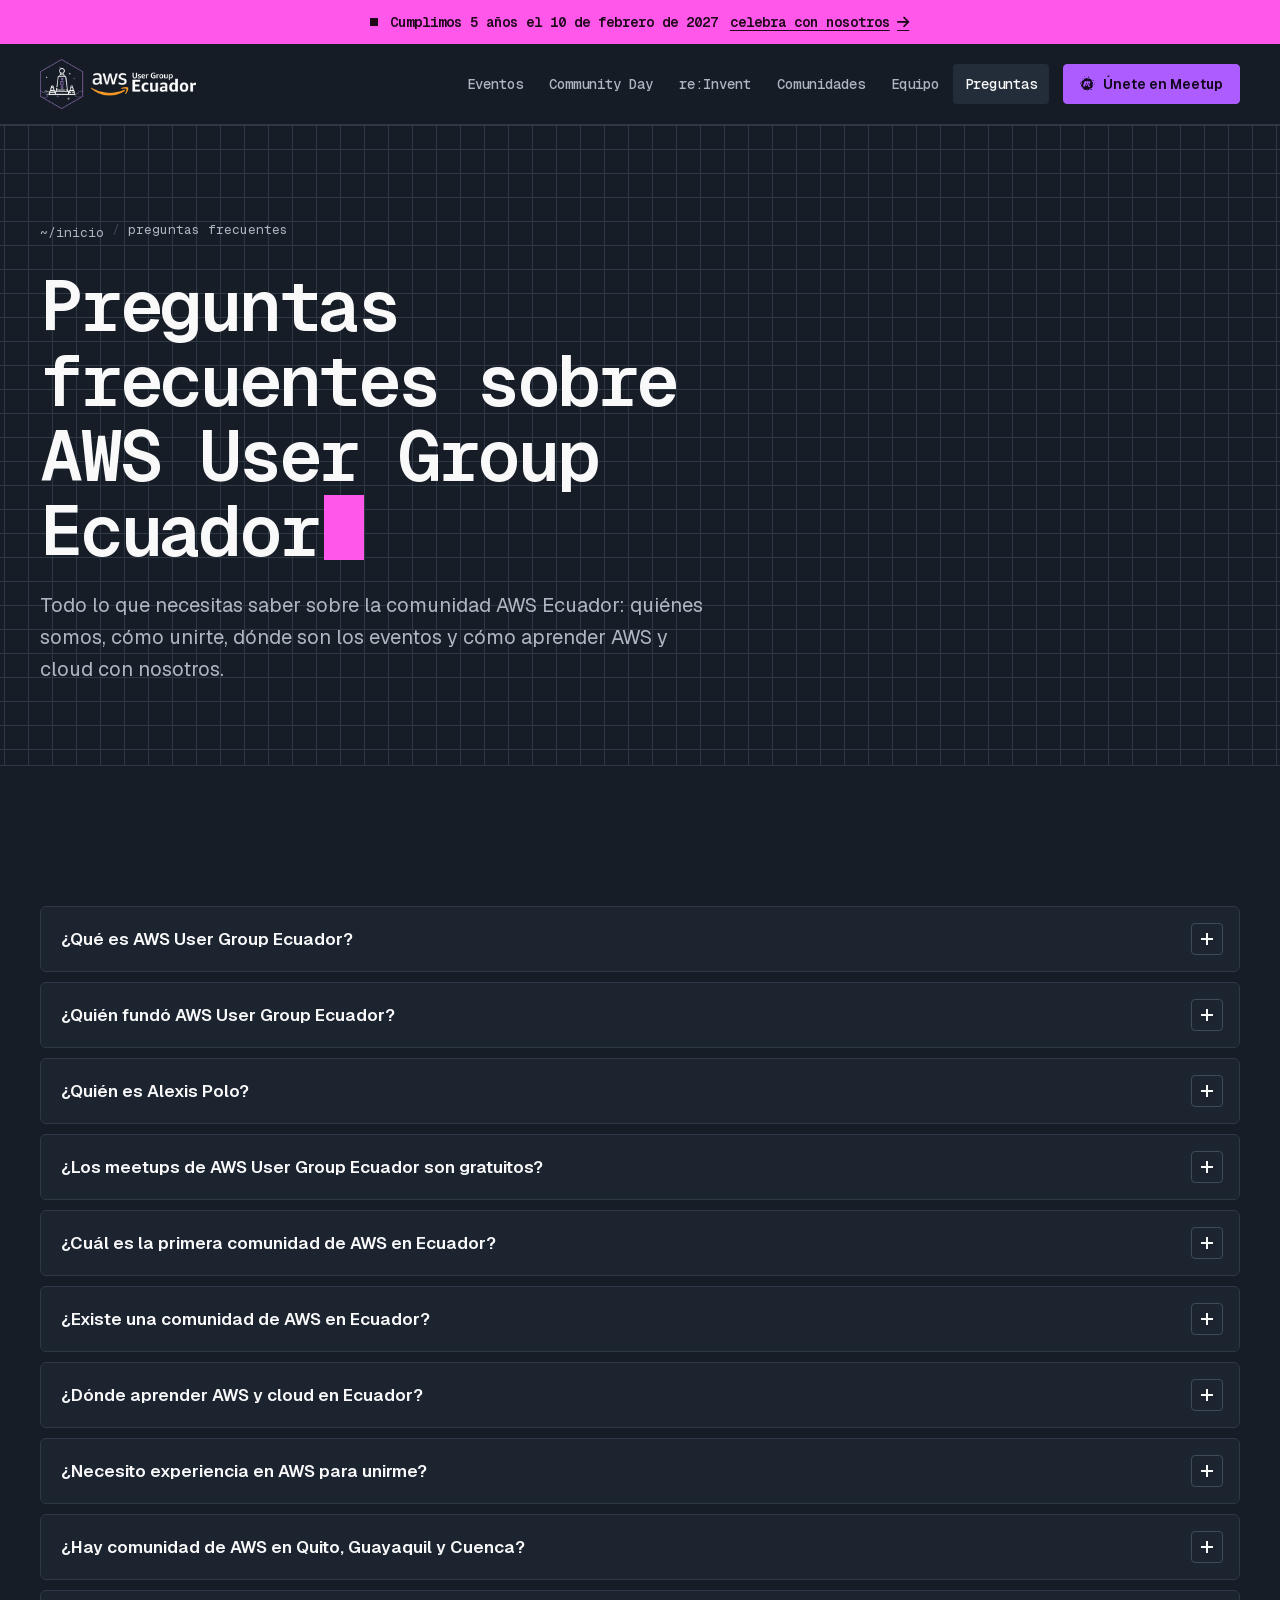
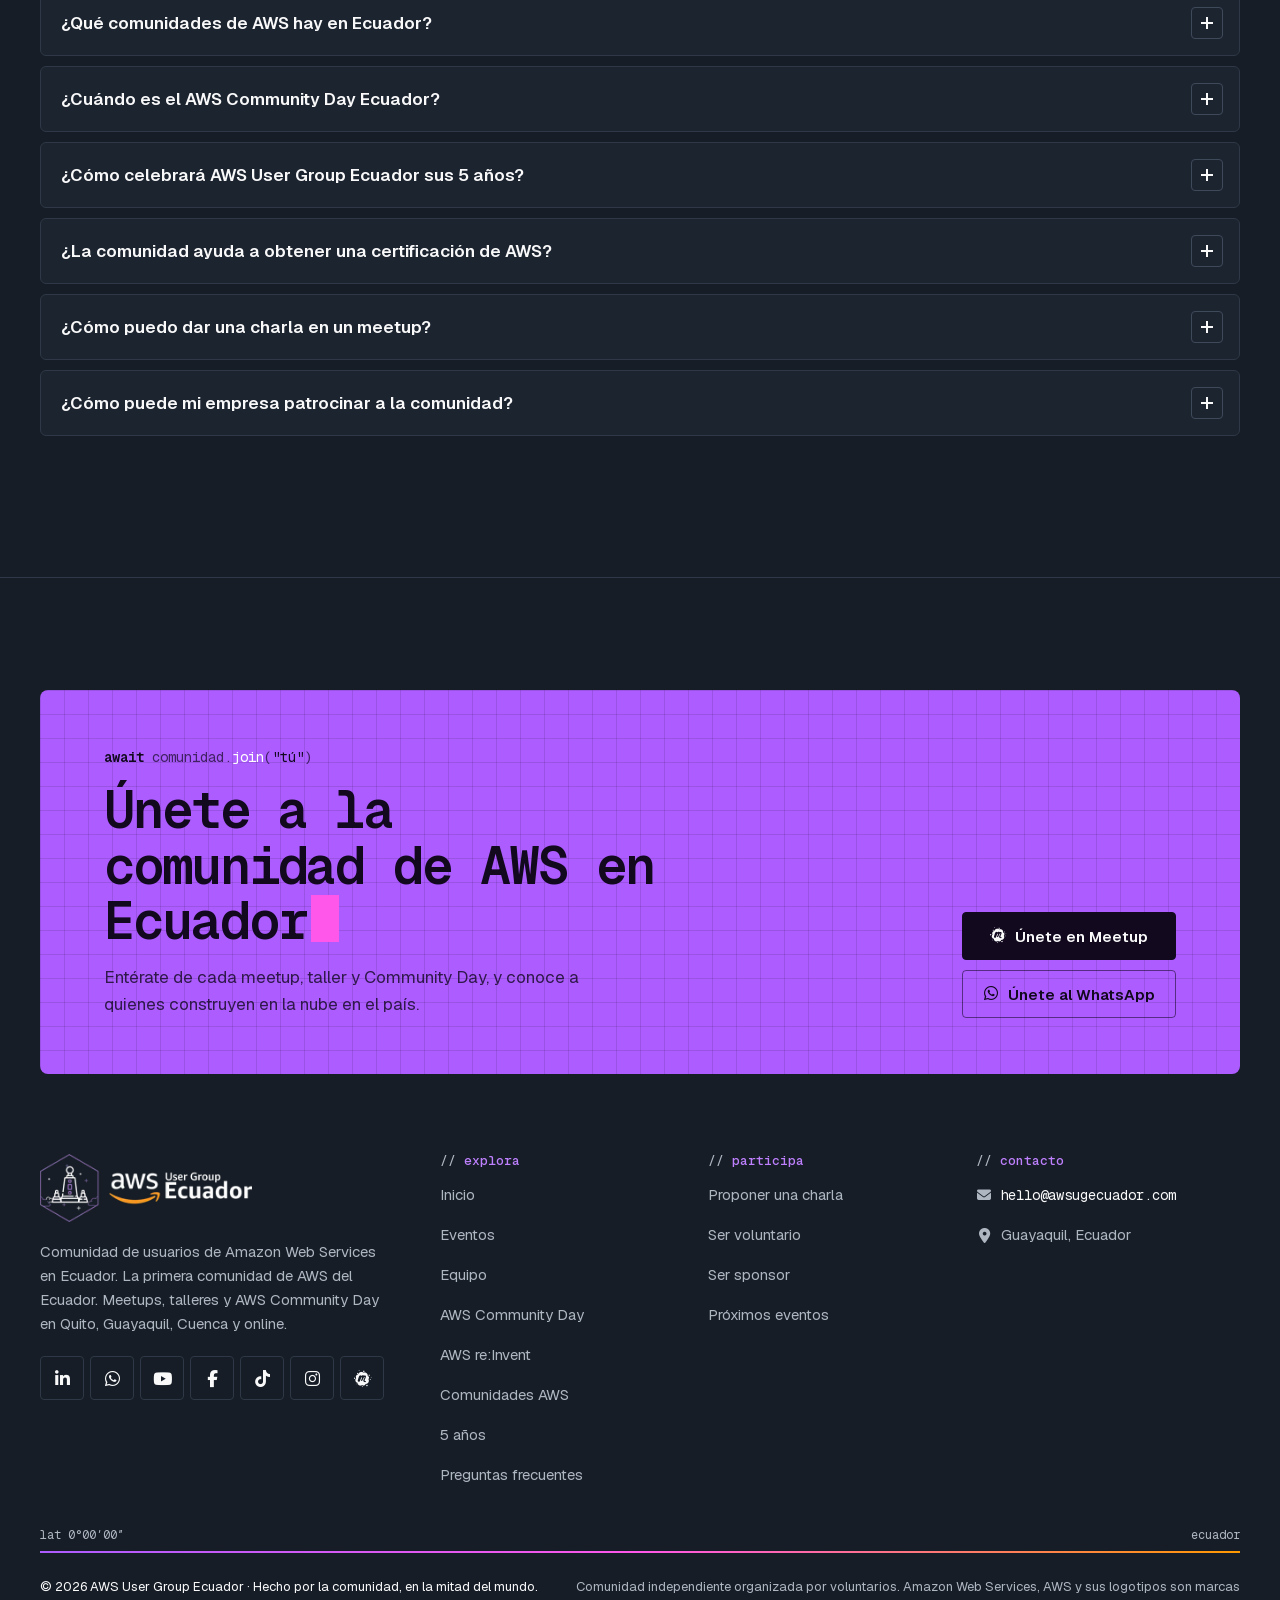
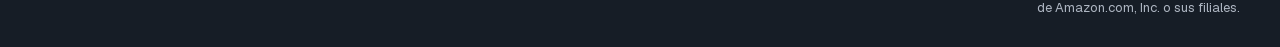
<file: preguntas-frecuentes/index.html>
<!doctype html>
<html lang="es-EC">
<head>
<meta charset="utf-8">
<script>if(location.hostname==='awsugecuador.com')location.replace('https://www.awsugecuador.com'+location.pathname+location.search+location.hash)</script>
<!-- Google Tag Manager (GTM-M5F6GRM), carga diferida: primera interacción o 4 s después de cargar -->
<script>window.dataLayer=window.dataLayer||[];(function(w,d){var ev=['scroll','pointerdown','keydown','touchstart'],done=false;function load(){if(done)return;done=true;ev.forEach(function(e){w.removeEventListener(e,load)});w.dataLayer.push({'gtm.start':new Date().getTime(),event:'gtm.js'});var j=d.createElement('script');j.async=true;j.src='https://www.googletagmanager.com/gtm.js?id=GTM-M5F6GRM';d.head.appendChild(j)}ev.forEach(function(e){w.addEventListener(e,load,{passive:true})});w.addEventListener('load',function(){setTimeout(load,4000)})})(window,document);</script>
<!-- End Google Tag Manager -->
<meta name="viewport" content="width=device-width, initial-scale=1, viewport-fit=cover">
<title>Preguntas frecuentes | AWS User Group Ecuador</title>
<meta name="description" content="Qué es AWS User Group Ecuador, quién la fundó, cómo unirte, dónde son los eventos de AWS en Ecuador y cómo prepararte para tu certificación AWS.">
<meta name="keywords" content="AWS Ecuador, AWS User Group Ecuador, AWS User Group en Ecuador, comunidad AWS, comunidad AWS Ecuador, comunidad AWS en Ecuador, cloud Ecuador, comunidad cloud Ecuador, Amazon Web Services Ecuador, AWS Community Day Ecuador, AWS Quito, AWS Guayaquil, AWS Cuenca, certificación AWS Ecuador, Alexis Polo, líder fundador AWS User Group Ecuador, primera comunidad de AWS en Ecuador, AWS re:Invent Ecuador, AWS Women Ecuador, AWS Student Builder Group Ecuador">
<meta name="author" content="AWS User Group Ecuador · Alexis Polo">
<link rel="canonical" href="https://www.awsugecuador.com/preguntas-frecuentes/">
<link rel="alternate" hreflang="es-EC" href="https://www.awsugecuador.com/preguntas-frecuentes/">
<link rel="alternate" hreflang="x-default" href="https://www.awsugecuador.com/preguntas-frecuentes/">
<meta name="robots" content="index, follow, max-image-preview:large, max-snippet:-1, max-video-preview:-1">
<meta name="theme-color" content="#161D26">
<meta name="color-scheme" content="dark">
<meta property="og:type" content="website">
<meta property="og:locale" content="es_EC">
<meta property="og:site_name" content="AWS User Group Ecuador">
<meta property="og:title" content="Preguntas frecuentes | AWS User Group Ecuador">
<meta property="og:description" content="Qué es AWS User Group Ecuador, quién la fundó, cómo unirte, dónde son los eventos de AWS en Ecuador y cómo prepararte para tu certificación AWS.">
<meta property="og:url" content="https://www.awsugecuador.com/preguntas-frecuentes/">
<meta property="og:image" content="https://www.awsugecuador.com/img/og-awsugecuador.jpg">
<meta property="og:image:width" content="1200">
<meta property="og:image:height" content="630">
<meta property="og:image:alt" content="La comunidad de AWS en Ecuador: AWS User Group Ecuador">
<meta name="twitter:card" content="summary_large_image">
<meta name="twitter:title" content="Preguntas frecuentes | AWS User Group Ecuador">
<meta name="twitter:description" content="Qué es AWS User Group Ecuador, quién la fundó, cómo unirte, dónde son los eventos de AWS en Ecuador y cómo prepararte para tu certificación AWS.">
<meta name="twitter:image" content="https://www.awsugecuador.com/img/og-awsugecuador.jpg">
<link rel="icon" href="/favicon.ico" sizes="48x48">
<link rel="icon" href="/img/favicon-32.png" sizes="32x32" type="image/png">
<link rel="icon" href="/img/favicon-192.png" sizes="192x192" type="image/png">
<link rel="apple-touch-icon" href="/img/apple-touch-icon.png">
<link rel="manifest" href="/site.webmanifest">
<link rel="preload" href="/fonts/geist-mono-latin.woff2" as="font" type="font/woff2" crossorigin>
<link rel="preload" href="/fonts/geist-latin.woff2" as="font" type="font/woff2" crossorigin>
<link rel="preload" href="/fonts/fa-brands-a2ce9d39.woff2" as="font" type="font/woff2" crossorigin>
<link rel="preload" href="/fonts/fa-solid-4832c2c9.woff2" as="font" type="font/woff2" crossorigin>
<style>@font-face{font-family:'Geist';font-style:normal;font-weight:400 700;font-display:swap;src:url(/fonts/geist-latin.woff2) format('woff2')}@font-face{font-family:'Geist Mono';font-style:normal;font-weight:400 700;font-display:swap;src:url(/fonts/geist-mono-latin.woff2) format('woff2')}:root{color-scheme:dark;--bg:#161D26;--bg-2:#1C2430;--bg-3:#232C39;--line:#2E3846;--line-2:#3E4A5A;--text:#F9F9FA;--text-2:#AEB6C2;--purple:#AD5CFF;--purple-2:#BF80FF;--pink:#FF57E9;--orange:#FF9900;--cyan:#3AB0FF;--green:#2BD47D;--on-purple:#12091F;--sans:'Geist',system-ui,-apple-system,'Segoe UI',sans-serif;--mono:'Geist Mono',ui-monospace,'SFMono-Regular',Menlo,monospace;--gutter:20px;--max:1280px;--section:clamp(72px,11vw,144px);--grid:linear-gradient(var(--line) 1px,transparent 1px) 0 0 / 24px 24px,linear-gradient(90deg,var(--line) 1px,transparent 1px) 0 0 / 24px 24px}*,*::before,*::after{box-sizing:border-box}html{-webkit-text-size-adjust:100%;scroll-padding-top:96px}@media (prefers-reduced-motion:no-preference){html{scroll-behavior:smooth}}body{margin:0;background:var(--bg);color:var(--text);font-family:var(--sans);font-size:1.0625rem;line-height:1.6;-webkit-font-smoothing:antialiased}img{display:block;max-width:100%;height:auto}a{color:inherit}h1,h2,h3{margin:0;font-weight:600;line-height:1.1}p{margin:0}ul,ol{margin:0;padding:0;list-style:none}::selection{background:var(--purple);color:var(--on-purple)}:focus-visible{outline:2px solid var(--pink);outline-offset:3px}.skip{position:absolute;left:12px;top:-60px;z-index:100;background:var(--purple);color:var(--on-purple);padding:12px 16px;text-decoration:none;font-weight:600}.skip:focus{top:12px}.wrap{width:100%;max-width:var(--max);margin-inline:auto;padding-inline:var(--gutter)}.mono{font-family:var(--mono)}.kw{color:var(--purple)}.fn{color:var(--pink)}.str{color:var(--green)}.cm{color:var(--text-2)}.site-header{position:sticky;top:0;z-index:50;background:rgba(22,29,38,.9);-webkit-backdrop-filter:blur(12px);backdrop-filter:blur(12px);border-bottom:1px solid var(--line)}.header-row{display:flex;align-items:center;justify-content:space-between;height:72px;gap:16px}.brand{display:inline-flex;align-items:center;min-height:44px;text-decoration:none}.brand img{height:44px;width:auto}.nav-toggle{display:inline-flex;align-items:center;gap:10px;min-height:44px;padding:0 12px;border:1px solid var(--line-2);border-radius:4px;background:none;color:var(--text);font:500 .8125rem/1 var(--mono);cursor:pointer}.nav-toggle .bars{position:relative;width:18px;height:10px;flex:none}.nav-toggle .bars::before,.nav-toggle .bars::after{content:'';position:absolute;left:0;right:0;height:2px;background:currentColor;transition:transform .25s,top .25s}.nav-toggle .bars::before{top:0}.nav-toggle .bars::after{top:8px}.nav-toggle[aria-expanded="true"] .bars::before{top:4px;transform:rotate(45deg)}.nav-toggle[aria-expanded="true"] .bars::after{top:4px;transform:rotate(-45deg)}.site-nav{position:fixed;inset:72px 0 0 0;background:var(--bg);padding:16px var(--gutter) 40px;display:none;flex-direction:column;overflow-y:auto}.site-nav.open{display:flex}.site-nav li a{display:flex;align-items:center;gap:12px;padding:16px 0;border-bottom:1px solid var(--line);font-family:var(--mono);font-size:1.375rem;font-weight:500;text-decoration:none}.site-nav li a::before{content:'>';color:var(--purple)}.site-nav li a[aria-current="page"]{color:var(--purple-2)}.site-nav .btn{margin-top:32px;align-self:flex-start}.btn{display:inline-flex;align-items:center;justify-content:center;gap:.6em;min-height:48px;padding:0 20px;border:1px solid var(--text);border-radius:4px;background:var(--text);color:var(--bg);font:600 .9375rem/1 var(--sans);text-decoration:none;transition:background-color .2s,border-color .2s,color .2s}.btn i{font-size:1.05em;flex:none}.btn-purple{background:var(--purple);border-color:var(--purple);color:var(--on-purple)}.btn-ghost{background:transparent;color:var(--text);border-color:var(--line-2)}@media (hover:hover){.btn:hover{background:var(--purple-2);border-color:var(--purple-2);color:var(--on-purple)}.btn-ghost:hover{background:transparent;border-color:var(--purple-2);color:var(--purple-2)}}.link{display:inline-flex;align-items:center;gap:.55em;min-height:44px;font-weight:600;text-decoration:none;transition:color .2s}.link i{font-size:.9em;flex:none;transition:transform .2s}@media (hover:hover){.link:hover{color:var(--purple-2)}.link:hover i{transform:translateX(3px)}}.tags{display:flex;flex-wrap:wrap;gap:8px}.tag{display:inline-flex;align-items:center;min-height:28px;padding:0 10px;border:1px solid var(--line-2);border-radius:4px;font:400 .8125rem/1 var(--mono);color:var(--text-2)}.badge{display:inline-flex;align-items:center;min-height:24px;padding:0 8px;border:1px solid var(--line-2);border-radius:4px;font:500 .75rem/1 var(--mono);color:var(--text)}.badge.p{border-color:var(--purple);color:var(--purple-2)}.eyebrow{display:block;font-family:var(--mono);font-size:.875rem;color:var(--purple-2);margin-bottom:16px}.eyebrow::before{content:'// ';color:var(--text-2)}.hero{position:relative;padding-top:clamp(40px,8vw,96px);overflow:hidden}.prompt{font-family:var(--mono);font-size:.875rem;color:var(--text-2);margin-bottom:20px;overflow-wrap:anywhere}.hero h1{font-family:var(--mono);font-weight:600;font-size:clamp(2.25rem,9.6vw,5rem);line-height:1.04;letter-spacing:-0.04em}.hero h1 .hl{color:var(--purple)}.cursor{display:inline-block;width:.55em;height:.9em;margin-left:.08em;vertical-align:-0.06em;background:var(--pink)}@media (prefers-reduced-motion:no-preference){.cursor{animation:blink 1.1s steps(1) infinite}}@keyframes blink{50%{opacity:0}}.hero-lede{margin-top:24px;max-width:40ch;font-size:clamp(1.0625rem,2vw,1.25rem);color:var(--text-2)}.hero-lede strong{color:var(--text);font-weight:600}.hero-actions{margin-top:32px;display:flex;flex-wrap:wrap;gap:12px}.art{position:relative;margin-top:48px;aspect-ratio:1 / 1;max-width:480px;border:1px solid var(--line);background:var(--grid),var(--bg-2)}.art .pixel{position:absolute;inset:8%;width:84%;height:84%}.art-label{position:absolute;left:12px;bottom:10px;font:400 .75rem/1 var(--mono);color:var(--pink)}.art-label.r{left:auto;right:12px;color:var(--text-2)}@media (prefers-reduced-motion:no-preference){.spark{animation:twinkle 2.4s steps(2) infinite}.spark.s2{animation-delay:.6s}.spark.s3{animation-delay:1.2s}.spark.s4{animation-delay:1.8s}}@keyframes twinkle{50%{opacity:.15}}.stats{display:grid;grid-template-columns:1fr 1fr;margin-top:56px;border:1px solid var(--line)}.stats div{padding:18px 16px 20px;border-bottom:1px solid var(--line);display:flex;flex-direction:column-reverse;justify-content:flex-end;gap:6px}.stats div:nth-child(odd){border-right:1px solid var(--line)}.stats div:nth-last-child(-n+2){border-bottom:0}.stats dt{font:400 .8125rem/1.4 var(--mono);color:var(--text-2)}.stats dd{margin:0;font:600 clamp(1.75rem,6vw,2.5rem)/1 var(--mono);letter-spacing:-0.03em}.stats dd.t{font-size:clamp(1.0625rem,3vw,1.25rem);line-height:1.25;letter-spacing:-0.01em}.stats div:nth-child(1) dd{color:var(--purple-2)}.stats div:nth-child(2) dd{color:var(--pink)}.photo-band{margin-top:56px;position:relative}.photo-band img{width:100%;aspect-ratio:4 / 5;object-fit:cover;object-position:42% 62%}.photo-band figure{margin:0;position:relative}.photo-band figure::after{content:'';position:absolute;left:0;right:0;top:30%;height:2px;background:var(--pink);box-shadow:0 0 12px var(--pink)}.photo-band figcaption{padding:12px var(--gutter) 0;font:400 .8125rem/1.4 var(--mono);color:var(--text-2)}.photo-band figcaption b{color:var(--pink);font-weight:500}.section{padding-block:var(--section)}.section + .section{border-top:1px solid var(--line)}.h2,.section-head h2{font-family:var(--mono);font-weight:600;font-size:clamp(1.875rem,6.4vw,3.5rem);line-height:1.06;letter-spacing:-0.035em}.section-head p{margin-top:20px;max-width:54ch;color:var(--text-2);font-size:1.0625rem}.muted{color:var(--text-2)}.bento{display:grid;gap:12px;margin-top:40px}.cell{position:relative;padding:24px 20px 26px;border:1px solid var(--line);border-radius:6px;background:var(--bg-2);transition:border-color .2s}@media (hover:hover){.cell:hover{border-color:var(--purple)}}.cell .tag{margin-bottom:18px}.cell h3{font-size:1.25rem;font-weight:600;letter-spacing:-0.015em}.cell p{margin-top:8px;color:var(--text-2)}.cell.hi{background:var(--purple);border-color:var(--purple);color:var(--on-purple);background-image:linear-gradient(rgba(18,9,31,.12) 1px,transparent 1px),linear-gradient(90deg,rgba(18,9,31,.12) 1px,transparent 1px);background-size:24px 24px}.cell.hi p{color:rgba(18,9,31,.78)}.cell.hi .tag{border-color:rgba(18,9,31,.4);color:var(--on-purple)}.cell.hi h3{font-family:var(--mono);font-size:clamp(1.5rem,4.4vw,2rem);letter-spacing:-0.03em}.cd{display:grid;gap:32px}.cd figure{margin:0;border:1px solid var(--line);border-radius:6px;overflow:hidden}.cd img{width:100%;aspect-ratio:4 / 3;object-fit:cover}#community-day .cd img{aspect-ratio:16 / 9;object-position:50% 70%}.cd .meta{display:grid;grid-template-columns:auto 1fr;gap:10px 20px;margin:28px 0;padding:18px 0;border-block:1px solid var(--line)}.cd .meta dt{font:400 .875rem/1.5 var(--mono);color:var(--text-2)}.cd .meta dd{margin:0;font-weight:600}.cd .actions{display:flex;flex-wrap:wrap;gap:12px}.feed{margin-top:40px;border-top:1px solid var(--line)}.event{position:relative;display:grid;gap:10px;padding:24px 0 26px;border-bottom:1px solid var(--line)}.event .top{display:flex;flex-wrap:wrap;align-items:center;gap:8px 12px;font:400 .8125rem/1.4 var(--mono);color:var(--text-2)}.event time{color:var(--purple-2);font-weight:500}.event h3{font-size:clamp(1.25rem,3.4vw,1.625rem);font-weight:600;letter-spacing:-0.02em;line-height:1.2;max-width:34ch;transition:color .2s}.event h3 a{text-decoration:none}.event h3 a::after{content:'';position:absolute;inset:0}.event p{color:var(--text-2);max-width:62ch}.event .where{display:inline-flex;align-items:center;gap:.5em}.event .tags{position:relative;z-index:1;pointer-events:none}@media (hover:hover){.event:hover h3{color:var(--purple-2)}}.events-foot{margin-top:32px;display:flex;flex-wrap:wrap;gap:12px}.gallery{display:grid;grid-template-columns:1fr 1fr;gap:8px}.gallery figure{margin:0;overflow:hidden;border-radius:6px;background:var(--bg-2)}.gallery img{width:100%;height:100%;object-fit:cover}.gallery .g1{grid-column:1 / -1;aspect-ratio:16 / 10}.gallery .g2,.gallery .g3{aspect-ratio:3 / 4}.gallery-cap{margin-top:12px;font:400 .8125rem/1.4 var(--mono);color:var(--text-2)}.team{display:grid;grid-template-columns:1fr;gap:12px;margin-top:40px}.member{display:grid;grid-template-columns:112px 1fr;column-gap:16px;align-content:center;padding:12px;border:1px solid var(--line);border-radius:6px;background:var(--bg-2)}.member figure{grid-row:1 / span 3;margin:0;width:112px;height:112px;border-radius:6px;overflow:hidden;background:var(--bg-3)}.member img{width:100%;height:100%;aspect-ratio:1 / 1;object-fit:cover;object-position:50% 25%}.member h3{align-self:end;font-size:1.125rem;font-weight:600;letter-spacing:-0.01em}.member .badges{display:flex;flex-wrap:wrap;gap:6px;margin-top:8px}.member .social{display:flex;gap:4px;margin:6px 0 0 -10px}.icon-btn{display:grid;place-items:center;width:44px;height:44px;line-height:1;border-radius:4px;text-decoration:none;color:var(--text-2);font-size:1.0625rem;transition:background-color .2s,color .2s}@media (hover:hover){.icon-btn:hover{background-color:var(--bg-3);color:var(--purple-2)}}.sponsors{display:grid;grid-template-columns:1fr;gap:12px;margin-top:40px}.sponsors li{display:grid;place-items:center;min-height:104px;padding:24px;border:1px solid var(--line);border-radius:6px;background:var(--bg-2)}.sponsors img{max-height:36px;width:auto;max-width:100%;filter:brightness(0) invert(1);opacity:.88;transition:opacity .2s}@media (hover:hover){.sponsors li:hover img{opacity:1}}.cta-card{margin-top:24px;display:grid;gap:20px;padding:28px 22px;border-radius:6px;background:var(--pink);color:#1F0A1C;background-image:linear-gradient(rgba(31,10,28,.1) 1px,transparent 1px),linear-gradient(90deg,rgba(31,10,28,.1) 1px,transparent 1px);background-size:24px 24px}.cta-card p{font:600 clamp(1.25rem,3.6vw,1.75rem)/1.2 var(--mono);letter-spacing:-0.03em;max-width:26ch}.cta-card .btn{justify-self:start;background:#1F0A1C;border-color:#1F0A1C;color:var(--text)}@media (hover:hover){.cta-card .btn:hover{background:var(--text);border-color:var(--text);color:#1F0A1C}}.faq{margin-top:40px;display:grid;gap:10px}.faq details{border:1px solid var(--line);border-radius:6px;background:var(--bg-2);transition:border-color .2s}.faq details[open]{border-color:var(--purple)}.faq summary{display:flex;align-items:center;justify-content:space-between;gap:16px;min-height:64px;padding:14px 16px 14px 20px;cursor:pointer;list-style:none;font-size:1.0625rem;font-weight:600;line-height:1.35}.faq summary::-webkit-details-marker{display:none}.faq summary::after{content:'';flex:none;width:32px;height:32px;border-radius:4px;border:1px solid var(--line-2);color:var(--text);background:linear-gradient(currentColor,currentColor) center / 12px 2px no-repeat,linear-gradient(currentColor,currentColor) center / 2px 12px no-repeat;transition:background-color .2s,color .2s,border-color .2s}@media (hover:hover){.faq summary:hover::after{border-color:var(--purple);color:var(--purple-2)}}.faq details[open]>summary::after{background:linear-gradient(currentColor,currentColor) center / 12px 2px no-repeat;background-color:var(--purple);border-color:var(--purple);color:var(--on-purple)}.faq .answer{padding:0 20px 22px;color:var(--text-2);max-width:70ch}.faq .answer a{color:var(--purple-2);font-weight:600}.site-footer{border-top:1px solid var(--line);padding-top:clamp(56px,9vw,112px);padding-bottom:28px}.join-card{display:grid;gap:28px;padding:32px 22px;border-radius:8px;background:var(--purple);color:var(--on-purple);background-image:linear-gradient(rgba(18,9,31,.12) 1px,transparent 1px),linear-gradient(90deg,rgba(18,9,31,.12) 1px,transparent 1px);background-size:24px 24px}.join-card .prompt{color:rgba(18,9,31,.7);margin-bottom:14px}.join-card .prompt .kw{color:var(--on-purple);font-weight:600}.join-card .prompt .fn{color:#FFFFFF}.join-card .prompt .str{color:#12091F}.join-card h2{font:600 clamp(1.75rem,6.4vw,3.25rem)/1.06 var(--mono);letter-spacing:-0.04em;max-width:18ch}.join-card .cursor{background:var(--pink)}.join-lede{margin-top:16px;max-width:46ch;color:rgba(18,9,31,.8)}.join-actions{display:flex;flex-wrap:wrap;gap:10px}.join-card .btn{background:var(--on-purple);border-color:var(--on-purple);color:var(--text)}.join-card .btn-dark{background:transparent;border-color:rgba(18,9,31,.55);color:var(--on-purple)}@media (hover:hover){.join-card .btn:hover{background:var(--text);border-color:var(--text);color:var(--on-purple)}.join-card .btn-dark:hover{background:var(--on-purple);border-color:var(--on-purple);color:var(--text)}}.footer-grid{display:grid;grid-template-columns:1fr 1fr;gap:40px 24px;margin-top:64px}.footer-brand{grid-column:1 / -1}.footer-brand img{height:68px;width:auto}.footer-brand p{margin-top:18px;max-width:38ch;color:var(--text-2);font-size:.9375rem}.footer-brand .social{display:flex;flex-wrap:wrap;gap:6px;margin-top:20px}.footer-brand .icon-btn{border:1px solid var(--line);color:var(--text)}@media (hover:hover){.footer-brand .icon-btn:hover{border-color:var(--purple);background-color:var(--bg-3);color:var(--purple-2)}}.footer-col h2{font:500 .8125rem/1 var(--mono);color:var(--purple-2);margin-bottom:8px}.footer-col h2::before{content:'// ';color:var(--text-2)}.footer-col a,.footer-col .plain{display:inline-flex;align-items:center;gap:.6em;min-height:40px;text-decoration:none;color:var(--text-2);font-size:.9375rem;transition:color .2s}.footer-col i{width:1.1em;text-align:center;flex:none;color:var(--text-2)}@media (hover:hover){.footer-col a:hover{color:var(--text)}}.footer-col:last-child{grid-column:1 / -1}.footer-col .mail{color:var(--text);font-family:var(--mono);font-size:.875rem;word-break:break-all}.equator-bar{position:relative;margin-top:56px;height:2px;background:linear-gradient(90deg,var(--purple),var(--pink),var(--orange))}.equator-bar span{position:absolute;top:-22px;font:400 .75rem/1 var(--mono);color:var(--text-2)}.equator-bar span:last-child{right:0}.footer-meta{display:grid;gap:8px;margin-top:24px;color:var(--text-2);font-size:.8125rem}.footer-meta p:first-child{color:var(--text)}.page-hero{padding-top:clamp(40px,8vw,96px);padding-bottom:clamp(48px,7vw,80px);border-bottom:1px solid var(--line);background:var(--grid),var(--bg);background-position:center top}.page-hero h1{font-family:var(--mono);font-size:clamp(2.125rem,8.6vw,4.5rem);font-weight:600;letter-spacing:-0.045em;line-height:1.04;max-width:16ch}.page-hero p.lede{margin-top:20px;max-width:52ch;font-size:clamp(1.0625rem,2vw,1.25rem);color:var(--text-2)}.crumbs{margin-bottom:24px;font:400 .8125rem/1.4 var(--mono);color:var(--text-2)}.crumbs ol{display:flex;flex-wrap:wrap;gap:8px}.crumbs li + li::before{content:'/';margin-right:8px;color:var(--line-2)}.crumbs a{text-decoration:none;display:inline-flex;min-height:24px;align-items:center}@media (hover:hover){.crumbs a:hover{color:var(--purple-2)}}.notice{margin-top:32px;padding:22px 20px;display:grid;gap:16px;border:1px solid var(--purple);border-radius:6px;background:var(--bg-2)}.notice p{max-width:54ch}.split{display:grid;gap:32px}.split .body p + p{margin-top:14px}.split .body{color:var(--text-2)}.list{margin-top:28px;display:grid;gap:10px}.list li{padding:18px 20px;border:1px solid var(--line);border-radius:6px;background:var(--bg-2)}.list h3{font-size:1.0625rem;color:var(--text)}.list p{margin-top:4px}.announce{display:flex;align-items:center;justify-content:center;flex-wrap:wrap;gap:4px 12px;min-height:44px;padding:8px var(--gutter);text-align:center;text-decoration:none;background:var(--pink);color:#1F0A1C;font:600 .875rem/1.3 var(--mono)}.announce .dot{width:8px;height:8px;flex:none;background:#1F0A1C}@media (prefers-reduced-motion:no-preference){.announce .dot{animation:blink 1.1s steps(1) infinite}}.announce .go{display:inline-flex;align-items:center;gap:.45em;text-decoration:underline;text-underline-offset:3px}@media (hover:hover){.announce:hover .go i{transform:translateX(3px)}.announce .go i{transition:transform .2s}}.anniversary{padding-top:clamp(56px,8vw,96px)}.aniv-card{display:grid;gap:28px;padding:28px 22px;border:1px solid var(--purple);border-radius:8px;background:radial-gradient(120% 90% at 0% 0%,rgba(173,92,255,.22),transparent 60%),var(--grid),var(--bg-2)}.aniv-art{display:flex;align-items:flex-end;gap:14px;color:var(--purple)}.aniv-art .five{width:clamp(96px,26vw,200px);height:auto;filter:drop-shadow(6px 6px 0 var(--pink))}.aniv-years{font-size:clamp(1.5rem,5vw,2.5rem);font-weight:600;color:var(--text);letter-spacing:-0.03em}.aniv-body .prompt{margin-bottom:12px}.aniv-lede{margin-top:16px;max-width:52ch;color:var(--text-2)}.aniv-lede strong{color:var(--text)}.countdown{display:grid;grid-template-columns:repeat(4,1fr);gap:8px;margin-top:24px;max-width:460px}.countdown div{display:grid;place-items:center;gap:2px;padding:12px 4px;border:1px solid var(--line-2);border-radius:6px;background:var(--bg)}.countdown span{font:600 clamp(1.5rem,6vw,2.25rem)/1 var(--mono);letter-spacing:-0.03em;color:var(--text);font-variant-numeric:tabular-nums}.countdown div:first-child span{color:var(--pink)}.countdown small{font:400 .75rem/1 var(--mono);color:var(--text-2)}.aniv-body .hero-actions{margin-top:24px}.filters{display:flex;gap:8px;margin-top:32px;overflow-x:auto;padding-bottom:4px;scrollbar-width:none}.filters::-webkit-scrollbar{display:none}.chip{flex:none;min-height:40px;padding:0 14px;border:1px solid var(--line-2);border-radius:4px;background:transparent;color:var(--text-2);font:500 .8125rem/1 var(--mono);cursor:pointer;transition:background-color .2s,border-color .2s,color .2s}@media (hover:hover){.chip:hover{border-color:var(--purple);color:var(--text)}}.chip[aria-pressed="true"]{background:var(--purple);border-color:var(--purple);color:var(--on-purple)}.moments{margin-top:20px;columns:2;column-gap:8px}.moment{position:relative;margin:0 0 8px;break-inside:avoid;border-radius:6px;overflow:hidden;background:var(--bg-3)}.moment[hidden]{display:none}.moments:not(.expanded) .moment:nth-child(n+11){display:none}.more{margin-top:12px;width:100%}.moment img{width:100%;height:auto;transition:transform .5s ease}.moment figcaption{position:absolute;left:8px;bottom:8px;padding:4px 8px;border-radius:4px;background:rgba(22,29,38,.82);font:500 .6875rem/1.2 var(--mono);color:var(--text)}@media (hover:hover){.moment:hover img{transform:scale(1.04)}}.albums-title{margin-top:56px;font-size:.875rem;font-weight:500;color:var(--purple-2)}.albums{display:grid;grid-template-columns:1fr;gap:12px;margin-top:16px}#contenido .albums:first-child{margin-top:40px}.album a{display:grid;grid-template-columns:112px 1fr;align-items:stretch;border:1px solid var(--line);border-radius:6px;overflow:hidden;background:var(--bg-2);text-decoration:none;transition:border-color .2s}.album img{width:100%;height:100%;aspect-ratio:1;object-fit:cover}.a-body{display:grid;align-content:center;gap:4px;padding:14px 16px}.a-count{font:500 .75rem/1 var(--mono);color:var(--pink)}.album strong{font-size:1.0625rem;line-height:1.25}.a-meta{font:400 .8125rem/1.3 var(--mono);color:var(--text-2)}@media (hover:hover){.album a:hover{border-color:var(--purple)}.album a:hover strong{color:var(--purple-2)}}.section-head + .albums{margin-top:40px}.founder{margin-top:56px;padding:28px 22px;border:1px solid var(--purple);border-radius:8px;background:radial-gradient(120% 90% at 100% 0%,rgba(255,87,233,.14),transparent 60%),var(--bg-2)}.founder p{margin-top:16px;max-width:64ch;color:var(--text-2);font-size:1.0625rem}.founder .hero-actions{margin-top:24px}.founder-quote{margin:24px 0 0;padding:4px 0 4px 18px;border-left:3px solid var(--pink);font:500 clamp(1.0625rem,2.4vw,1.25rem)/1.45 var(--mono);color:var(--text);max-width:60ch;letter-spacing:-0.01em}@media (min-width:768px){.founder{padding:40px 48px}}.in-action{margin-top:64px}.action-grid{display:grid;grid-template-columns:1fr 1fr;gap:8px;margin-top:28px}.action-grid figure{position:relative;margin:0;border-radius:6px;overflow:hidden;background:var(--bg-3)}.action-grid img{width:100%;height:100%;object-fit:cover}.action-grid figure:nth-child(1),.action-grid figure:nth-child(4){grid-column:1 / -1;aspect-ratio:16 / 10}.action-grid figure:nth-child(2),.action-grid figure:nth-child(3){aspect-ratio:1}.action-grid figcaption{position:absolute;left:8px;bottom:8px;padding:4px 8px;border-radius:4px;background:rgba(22,29,38,.82);font:500 .6875rem/1.2 var(--mono)}@media (min-width:768px){.action-grid{grid-template-columns:2fr 1fr 1fr;grid-template-rows:repeat(2,clamp(200px,22vw,300px));gap:12px}.action-grid figure:nth-child(1){grid-column:1;grid-row:1 / 3;aspect-ratio:auto}.action-grid figure:nth-child(2),.action-grid figure:nth-child(3){aspect-ratio:auto}.action-grid figure:nth-child(4){grid-column:2 / 4;aspect-ratio:auto}}.reinvent{display:grid;gap:32px}.reinvent figure{margin:0;position:relative;border:1px solid var(--line);border-radius:6px;overflow:hidden}.reinvent img{width:100%;aspect-ratio:1;object-fit:cover}.reinvent figcaption{position:absolute;left:10px;bottom:10px;padding:5px 10px;border-radius:4px;background:rgba(22,29,38,.85);font:500 .75rem/1.2 var(--mono)}.reinvent figcaption b{color:var(--orange);font-weight:500}@media (min-width:1024px){.reinvent{grid-template-columns:1fr 1fr;gap:80px;align-items:center}.reinvent figure{max-width:560px;justify-self:end;width:100%}}.reinvent-strip{display:grid;grid-auto-flow:column;grid-auto-columns:62%;gap:10px;margin-top:32px;overflow-x:auto;scroll-snap-type:x mandatory;padding-bottom:8px;scrollbar-width:thin}.reinvent-strip figure{position:relative;margin:0;scroll-snap-align:start;border-radius:6px;overflow:hidden;background:var(--bg-3)}.reinvent-strip img{width:100%;aspect-ratio:4 / 5;object-fit:cover}.reinvent-strip figcaption{position:absolute;left:8px;bottom:8px;padding:4px 8px;border-radius:4px;background:rgba(22,29,38,.82);font:500 .6875rem/1.2 var(--mono)}@media (min-width:768px){.reinvent-strip{grid-auto-columns:30%;gap:12px}}@media (min-width:1024px){.reinvent-strip{grid-auto-flow:row dense;grid-template-columns:repeat(4,1fr);grid-auto-rows:clamp(240px,24vw,340px);overflow:visible;margin-top:48px}.reinvent-strip img{height:100%;aspect-ratio:auto}.reinvent-strip .wide{grid-column:span 2}}.section-sm{padding-block:clamp(48px,7vw,80px)}.h3-mono{font:500 .9375rem/1.4 var(--mono);color:var(--purple-2);letter-spacing:0}.cl-intro{margin-top:8px;font-size:.9375rem;max-width:60ch}.comm-list{display:grid;grid-template-columns:1fr;column-gap:32px;margin-top:20px;border-top:1px solid var(--line)}.comm-list a{display:grid;grid-template-columns:1fr auto;align-items:center;column-gap:12px;min-height:56px;padding:10px 0;border-bottom:1px solid var(--line);text-decoration:none;transition:color .2s}.cl-name{font-size:.9375rem;font-weight:500;line-height:1.3}.cl-meta{grid-column:1;font:400 .75rem/1.4 var(--mono);color:var(--text-2)}.comm-list i{grid-column:2;grid-row:1 / span 2;color:var(--text-2);font-size:1.05rem;transition:color .2s}@media (hover:hover){.comm-list a:hover .cl-name,.comm-list a:hover i{color:var(--purple-2)}}.sr-only{position:absolute;width:1px;height:1px;padding:0;margin:-1px;overflow:hidden;clip:rect(0,0,0,0);white-space:nowrap;border:0}@media (min-width:768px){.comm-list{grid-template-columns:1fr 1fr}}@media (min-width:1024px){.comm-list{grid-template-columns:repeat(3,1fr)}}.editions{display:grid;gap:16px;margin-top:40px}.edition{display:grid;border:1px solid var(--line);border-radius:6px;overflow:hidden;background:var(--bg-2)}.edition figure{margin:0}.edition img{width:100%;aspect-ratio:16 / 10;object-fit:cover}.edition-body{padding:22px 20px 24px}.edition-meta{display:flex;flex-wrap:wrap;align-items:center;gap:10px;font:500 .8125rem/1 var(--mono);color:var(--purple-2)}.edition h3{margin-top:14px;font-size:clamp(1.25rem,3.2vw,1.625rem);letter-spacing:-0.02em}.edition-place{display:flex;align-items:center;gap:.5em;margin:8px 0 12px;font:400 .875rem/1.4 var(--mono);color:var(--pink)}.edition-links{display:flex;flex-wrap:wrap;gap:8px;margin-top:18px}@media (min-width:768px){.edition{grid-template-columns:1fr 1fr;align-items:center}.edition img{aspect-ratio:4 / 3;height:100%}.edition-body{padding:32px}}.ri-gallery{display:grid;grid-template-columns:1fr 1fr;gap:8px;margin-top:32px}.ri-gallery figure{position:relative;margin:0;border-radius:6px;overflow:hidden;background:var(--bg-3)}.ri-gallery img{width:100%;height:100%;aspect-ratio:4 / 5;object-fit:cover}.ri-gallery .wide{grid-column:1 / -1}.ri-gallery .wide img{aspect-ratio:4 / 3}.ri-gallery figcaption{position:absolute;left:8px;bottom:8px;padding:4px 8px;border-radius:4px;background:rgba(22,29,38,.82);font:500 .6875rem/1.2 var(--mono)}@media (min-width:1024px){.ri-gallery{grid-template-columns:repeat(4,1fr);grid-auto-rows:clamp(240px,24vw,340px);gap:12px}.ri-gallery img,.ri-gallery .wide img{aspect-ratio:auto}.ri-gallery .wide{grid-column:span 2;grid-row:span 2}.ri-gallery .wide2{grid-column:span 2}}.city-blocks{display:grid;gap:40px}.city-block .comm-list{margin-top:12px}.hitos{margin-top:40px;border-left:2px solid var(--line-2);padding-left:24px;display:grid;gap:28px}.hito{position:relative}.hito::before{content:'';position:absolute;left:-31px;top:4px;width:12px;height:12px;background:var(--purple)}.hito.next::before{background:var(--pink)}.hito time{font:500 .8125rem/1 var(--mono);color:var(--purple-2)}.hito.next time{color:var(--pink)}.hito h3{margin-top:8px;font-size:1.25rem;letter-spacing:-0.015em}.hito p{margin-top:6px;color:var(--text-2);max-width:60ch}@media (prefers-reduced-motion:no-preference){.js .reveal{opacity:0;transform:translateY(16px);transition:opacity .6s ease,transform .6s ease}.js .reveal.in{opacity:1;transform:none}}@media (prefers-reduced-motion:reduce){*{transition:none !important}}@media (min-width:768px){:root{--gutter:40px}.stats{grid-template-columns:repeat(4,1fr)}.stats div,.stats div:nth-child(odd){border-bottom:0;border-right:1px solid var(--line)}.stats div:last-child{border-right:0}.photo-band img{aspect-ratio:16 / 9}.moments{columns:3;column-gap:12px}.moment{margin-bottom:12px}.albums{grid-template-columns:1fr 1fr}.aniv-card{grid-template-columns:auto 1fr;gap:48px;align-items:center;padding:40px}.aniv-art{flex-direction:column;align-items:flex-start}.photo-band figure{border-block:1px solid var(--line)}.bento{grid-template-columns:repeat(6,1fr)}.bento .cell{grid-column:span 3}.bento .cell.hi{grid-column:span 3}.gallery{grid-template-columns:repeat(12,1fr);gap:12px}.gallery .g1{grid-column:1 / 9;grid-row:1 / 3;aspect-ratio:auto}.gallery .g2{grid-column:9 / -1;aspect-ratio:4 / 3}.gallery .g3{grid-column:9 / -1;aspect-ratio:4 / 3}.team{grid-template-columns:repeat(2,1fr);gap:24px;align-items:start}.member{display:block;padding:0;border:0;background:none}.member figure{width:100%;height:auto}.member h3{margin-top:14px}.sponsors{grid-template-columns:repeat(3,1fr)}.cta-card{grid-template-columns:1fr auto;align-items:center;padding:36px 40px}.notice{grid-template-columns:1fr auto;align-items:center;padding:24px 28px}.join-card{grid-template-columns:1fr auto;align-items:end;gap:40px;padding:48px}.join-actions{flex-direction:column;align-items:stretch}.footer-grid{grid-template-columns:repeat(3,1fr)}.footer-col:last-child{grid-column:auto}.footer-meta{grid-template-columns:auto 1fr;gap:24px;align-items:start}.footer-meta .legal{text-align:right}}@media (min-width:1024px){.nav-toggle{display:none}.site-nav{position:static;display:flex;flex-direction:row;align-items:center;gap:8px;padding:0;background:none;overflow:visible}.site-nav ul{display:flex;gap:2px}.site-nav li a{padding:0 9px;min-height:40px;border:0;border-radius:4px;font-size:.8125rem;white-space:nowrap;color:var(--text-2);transition:background-color .2s,color .2s}.site-nav li a::before{content:none}.site-nav li a:hover{background:var(--bg-3);color:var(--text)}.site-nav li a[aria-current="page"]{color:var(--text);background:var(--bg-3)}.site-nav .btn{margin:0 0 0 6px;min-height:40px;padding:0 14px;font-size:.8125rem;white-space:nowrap}.hero-grid{display:grid;grid-template-columns:1.25fr 1fr;gap:64px;align-items:center}.art{margin-top:0;justify-self:end;width:100%}.photo-band img{aspect-ratio:21 / 9;object-position:50% 66%}.moments{columns:4}.moments:not(.expanded) .moment:nth-child(n+11){display:block}.moments:not(.expanded) .moment[hidden]{display:none}.more{display:none}.albums{grid-template-columns:repeat(4,1fr)}.album a{grid-template-columns:1fr}.album img{aspect-ratio:3 / 2}.aniv-card{padding:56px 64px;gap:72px}.bento{grid-template-columns:repeat(12,1fr)}.bento .cell{grid-column:span 4}.bento .cell.hi{grid-column:span 4}.bento .cell{min-height:240px;display:flex;flex-direction:column}.bento .cell .tag{align-self:flex-start;margin-bottom:auto}.bento .cell h3{margin-top:32px}.cd{grid-template-columns:1.2fr 1fr;gap:64px;align-items:center}.split-head{display:grid;grid-template-columns:1fr 1fr;gap:64px;align-items:end}.split-head p{margin-top:0}.event{grid-template-columns:1fr auto;column-gap:40px;padding:28px 0}.event .tags{grid-column:2;grid-row:1 / span 3;align-self:center;justify-content:flex-end;flex-wrap:nowrap}.gallery{grid-template-rows:repeat(2,clamp(200px,20vw,290px));gap:16px}.gallery .g2,.gallery .g3{aspect-ratio:auto}.team{grid-template-columns:repeat(4,1fr);gap:24px}.brand img{height:50px}.header-row{height:80px}.join-card{padding:56px 64px}.footer-grid{grid-template-columns:1.6fr 1fr 1fr 1.2fr;gap:48px;margin-top:80px}.footer-brand{grid-column:auto}.split{grid-template-columns:1fr 1fr;gap:80px}}@media (min-width:1280px){.site-nav li a{padding:0 12px;font-size:.875rem}.site-nav .btn{padding:0 16px;font-size:.875rem}}@media (min-width:1440px){:root{--gutter:48px}}@font-face{font-family:"Font Awesome 6 Free";font-style:normal;font-weight:900;font-display:swap;src:url(/fonts/fa-solid-4832c2c9.woff2) format("woff2")}@font-face{font-family:"Font Awesome 6 Brands";font-style:normal;font-weight:400;font-display:swap;src:url(/fonts/fa-brands-a2ce9d39.woff2) format("woff2")}.fa-solid,.fa-brands{display:inline-block;min-width:1em;text-align:center;line-height:1;font-style:normal;font-variant:normal;text-rendering:auto;-webkit-font-smoothing:antialiased;-moz-osx-font-smoothing:grayscale}.fa-solid{font-family:"Font Awesome 6 Free";font-weight:900}.fa-brands{font-family:"Font Awesome 6 Brands";font-weight:400}.fa-solid::before,.fa-brands::before{content:var(--fa)}.fa-arrow-right{--fa:"\f061"}.fa-arrow-up-right-from-square{--fa:"\f08e"}.fa-calendar-plus{--fa:"\f271"}.fa-envelope{--fa:"\f0e0"}.fa-facebook-f{--fa:"\f39e"}.fa-globe{--fa:"\f0ac"}.fa-images{--fa:"\f302"}.fa-instagram{--fa:"\f16d"}.fa-linkedin-in{--fa:"\f0e1"}.fa-location-dot{--fa:"\f3c5"}.fa-meetup{--fa:"\f2e0"}.fa-microphone{--fa:"\f130"}.fa-tiktok{--fa:"\e07b"}.fa-whatsapp{--fa:"\f232"}.fa-youtube{--fa:"\f167"}</style>
<script type="application/ld+json">
{
  "@context": "https://schema.org",
  "@graph": [
    {
      "@type": "Organization",
      "@id": "https://www.awsugecuador.com/#organization",
      "name": "AWS User Group Ecuador",
      "url": "https://www.awsugecuador.com/",
      "logo": "https://www.awsugecuador.com/img/icon-512.png"
    },
    {
      "@type": "FAQPage",
      "@id": "https://www.awsugecuador.com/preguntas-frecuentes/#webpage",
      "url": "https://www.awsugecuador.com/preguntas-frecuentes/",
      "name": "Preguntas frecuentes | AWS User Group Ecuador",
      "description": "Qué es AWS User Group Ecuador, quién la fundó, cómo unirte, dónde son los eventos de AWS en Ecuador y cómo prepararte para tu certificación AWS.",
      "inLanguage": "es-EC",
      "isPartOf": {
        "@id": "https://www.awsugecuador.com/#website"
      },
      "about": {
        "@id": "https://www.awsugecuador.com/#organization"
      },
      "dateModified": "2026-10-03",
      "mainEntity": [
        {
          "@type": "Question",
          "name": "¿Qué es AWS User Group Ecuador?",
          "acceptedAnswer": {
            "@type": "Answer",
            "text": "Es la primera comunidad de usuarios de Amazon Web Services (AWS) en Ecuador. Reúne a desarrolladores, arquitectos, estudiantes y líderes de tecnología para aprender y compartir conocimiento sobre la nube de AWS en meetups, talleres y el AWS Community Day Ecuador. Es una comunidad independiente, organizada por voluntarios."
          }
        },
        {
          "@type": "Question",
          "name": "¿Quién fundó AWS User Group Ecuador?",
          "acceptedAnswer": {
            "@type": "Answer",
            "text": "AWS User Group Ecuador fue fundado el 10 de febrero de 2022 por Alexis Polo, su líder fundador. Hoy lo lidera junto a Vanessa Barreiro, Paul Rizo y Jonathan Teran y un equipo de voluntarios."
          }
        },
        {
          "@type": "Question",
          "name": "¿Quién es Alexis Polo?",
          "acceptedAnswer": {
            "@type": "Answer",
            "text": "Alexis Polo es el fundador y líder de AWS User Group Ecuador, la primera comunidad de AWS del país, que creó el 10 de febrero de 2022. Es AWS Community Builder, tiene las certificaciones AWS Certified Cloud Practitioner y AWS Certified Developer – Associate, y ha dado más de 20 charlas y talleres sobre AWS, serverless y cloud."
          }
        },
        {
          "@type": "Question",
          "name": "¿Los meetups de AWS User Group Ecuador son gratuitos?",
          "acceptedAnswer": {
            "@type": "Answer",
            "text": "Sí. Los meetups de AWS User Group Ecuador son gratuitos y abiertos a todas las personas interesadas en AWS y cloud, sin importar su nivel. Se publican en el grupo de Meetup de la comunidad."
          }
        },
        {
          "@type": "Question",
          "name": "¿Cuál es la primera comunidad de AWS en Ecuador?",
          "acceptedAnswer": {
            "@type": "Answer",
            "text": "AWS User Group Ecuador es la primera comunidad de AWS del Ecuador. Desde 2022 organiza meetups, talleres, retos de certificación y el AWS Community Day Ecuador, y en febrero de 2027 cumple 5 años."
          }
        },
        {
          "@type": "Question",
          "name": "¿Existe una comunidad de AWS en Ecuador?",
          "acceptedAnswer": {
            "@type": "Answer",
            "text": "Sí. AWS User Group Ecuador es la comunidad AWS Ecuador: la primera comunidad de Amazon Web Services del país, con meetups, talleres y el AWS Community Day en Quito, Guayaquil y Cuenca, además de sesiones online."
          }
        },
        {
          "@type": "Question",
          "name": "¿Dónde aprender AWS y cloud en Ecuador?",
          "acceptedAnswer": {
            "@type": "Answer",
            "text": "En AWS User Group Ecuador aprendes AWS y cloud con la comunidad: meetups para empezar, talleres prácticos, retos para preparar tu certificación AWS y el AWS Community Day Ecuador, el gran evento anual de la comunidad."
          }
        },
        {
          "@type": "Question",
          "name": "¿Necesito experiencia en AWS para unirme?",
          "acceptedAnswer": {
            "@type": "Answer",
            "text": "No. La comunidad está abierta a quien da sus primeros pasos en la nube y a quien ya trabaja con AWS a diario. Cada evento indica su nivel para que elijas el que te sirve."
          }
        },
        {
          "@type": "Question",
          "name": "¿Hay comunidad de AWS en Quito, Guayaquil y Cuenca?",
          "acceptedAnswer": {
            "@type": "Answer",
            "text": "Sí. AWS User Group Ecuador hace eventos presenciales en Quito, Guayaquil y Cuenca, y sesiones online abiertas a todo el país. Todos los eventos se publican en el grupo de Meetup de AWS User Group Ecuador."
          }
        },
        {
          "@type": "Question",
          "name": "¿Qué comunidades de AWS hay en Ecuador?",
          "acceptedAnswer": {
            "@type": "Answer",
            "text": "Además de AWS User Group Ecuador, existen AWS User Group Quito, AWS Women Ecuador, AWS User Group Security Ecuador y Student Builder Groups en universidades como ESPOL, Universidad de Guayaquil, ITB, PUCE, UDLA, UIDE, Universidad de Cuenca y ULEAM en Manta."
          }
        },
        {
          "@type": "Question",
          "name": "¿Cuándo es el AWS Community Day Ecuador?",
          "acceptedAnswer": {
            "@type": "Answer",
            "text": "El AWS Community Day Ecuador se realiza una vez al año y cambia de ciudad: la 2.ª edición fue en la ESPOL de Guayaquil (2024), la 3.ª en la UDLA de Quito (2025) y la 4.ª en la Universidad Politécnica Salesiana de Cuenca (2026). La próxima edición se anuncia en Meetup."
          }
        },
        {
          "@type": "Question",
          "name": "¿Cómo celebrará AWS User Group Ecuador sus 5 años?",
          "acceptedAnswer": {
            "@type": "Answer",
            "text": "El 10 de febrero de 2027 AWS User Group Ecuador cumple 5 años y lo celebrará con 5 eventos presenciales en ciudades como Guayaquil, Quito, Manta, Loja, Ambato y Machala. Las fechas y sedes se anunciarán en Meetup."
          }
        },
        {
          "@type": "Question",
          "name": "¿La comunidad ayuda a obtener una certificación de AWS?",
          "acceptedAnswer": {
            "@type": "Answer",
            "text": "Sí. Organizamos retos y sesiones de estudio pensados para preparar las certificaciones de AWS, y puedes resolver dudas con personas que ya se certificaron."
          }
        },
        {
          "@type": "Question",
          "name": "¿Cómo puedo dar una charla en un meetup?",
          "acceptedAnswer": {
            "@type": "Answer",
            "text": "Escríbenos a hello@awsugecuador.com con el tema, un resumen corto y tu nivel de experiencia. Buscamos charlas de todos los niveles, especialmente casos reales construidos en AWS."
          }
        },
        {
          "@type": "Question",
          "name": "¿Cómo puede mi empresa patrocinar a la comunidad?",
          "acceptedAnswer": {
            "@type": "Answer",
            "text": "Escríbenos a hello@awsugecuador.com. Las empresas pueden apoyar con espacio para eventos, logística o patrocinio del AWS Community Day Ecuador."
          }
        }
      ]
    },
    {
      "@type": "BreadcrumbList",
      "itemListElement": [
        {
          "@type": "ListItem",
          "position": 1,
          "name": "Inicio",
          "item": "https://www.awsugecuador.com/"
        },
        {
          "@type": "ListItem",
          "position": 2,
          "name": "Preguntas frecuentes",
          "item": "https://www.awsugecuador.com/preguntas-frecuentes/"
        }
      ]
    }
  ]
}
</script>
</head>
<body>
<!-- Google Tag Manager (noscript) -->
<noscript><iframe src="https://www.googletagmanager.com/ns.html?id=GTM-M5F6GRM" height="0" width="0" style="display:none;visibility:hidden"></iframe></noscript>
<!-- End Google Tag Manager (noscript) -->
<a class="skip" href="#contenido">Saltar al contenido</a>

<a class="announce" href="/aniversario/"><span class="dot" aria-hidden="true"></span>Cumplimos 5 años el 10 de febrero de 2027<span class="go">celebra con nosotros <i class="fa-solid fa-arrow-right" aria-hidden="true"></i></span></a>
<header class="site-header">
  <div class="wrap header-row">
    <a class="brand" href="/" aria-label="AWS User Group Ecuador, inicio">
      <img src="/img/logo-awsugecuador-320.webp" srcset="/img/logo-awsugecuador-160.webp 160w, /img/logo-awsugecuador-240.webp 240w, /img/logo-awsugecuador-320.webp 320w, /img/logo-awsugecuador-480.webp 480w" sizes="(min-width: 1024px) 157px, 138px" width="157" height="50" alt="AWS User Group Ecuador">
    </a>
    <button class="nav-toggle" type="button" aria-expanded="false" aria-controls="site-nav"><span class="label">Menú</span><span class="bars" aria-hidden="true"></span></button>
    <nav class="site-nav" id="site-nav" aria-label="Principal">
      <ul><li><a href="/eventos/">Eventos</a></li><li><a href="/aws-community-day/">Community Day</a></li><li><a href="/aws-reinvent/">re:Invent</a></li><li><a href="/comunidades/">Comunidades</a></li><li><a href="/equipo/">Equipo</a></li><li><a href="/preguntas-frecuentes/" aria-current="page">Preguntas</a></li></ul>
      <a class="btn btn-purple" href="https://www.meetup.com/aws-ecuador/" rel="noopener" target="_blank"><i class="fa-brands fa-meetup" aria-hidden="true"></i>Únete en Meetup</a>
    </nav>
  </div>
</header>

<main id="contenido">

  <section class="page-hero" aria-labelledby="page-title">
    <div class="wrap">
      <nav class="crumbs" aria-label="Ruta de navegación"><ol><li><a href="/">~/inicio</a></li><li aria-current="page">preguntas frecuentes</li></ol></nav>
      <h1 id="page-title">Preguntas frecuentes sobre AWS User Group Ecuador<span class="cursor" aria-hidden="true"></span></h1>
      <p class="lede">Todo lo que necesitas saber sobre la comunidad AWS Ecuador: quiénes somos, cómo unirte, dónde son los eventos y cómo aprender AWS y cloud con nosotros.</p>
    </div>
  </section>

  <section class="section" aria-label="Preguntas y respuestas">
    <div class="wrap">
      <div class="faq" style="margin-top:0">
        <details>
          <summary>¿Qué es AWS User Group Ecuador?</summary>
          <div class="answer"><p>Es la primera comunidad de usuarios de Amazon Web Services (AWS) en Ecuador. Reúne a desarrolladores, arquitectos, estudiantes y líderes de tecnología para aprender y compartir conocimiento sobre la nube de AWS en meetups, talleres y el AWS Community Day Ecuador. Es una comunidad independiente, organizada por voluntarios.</p></div>
        </details>
        <details>
          <summary>¿Quién fundó AWS User Group Ecuador?</summary>
          <div class="answer"><p>AWS User Group Ecuador fue fundado el 10 de febrero de 2022 por <a href="/equipo/#alexis-polo">Alexis Polo</a>, su líder fundador. Hoy lo lidera junto a Vanessa Barreiro, Paul Rizo y Jonathan Teran y un equipo de voluntarios.</p></div>
        </details>
        <details>
          <summary>¿Quién es Alexis Polo?</summary>
          <div class="answer"><p>Alexis Polo es el fundador y líder de AWS User Group Ecuador, la primera comunidad de AWS del país, que creó el 10 de febrero de 2022. Es AWS Community Builder, tiene las certificaciones AWS Certified Cloud Practitioner y AWS Certified Developer – Associate, y ha dado más de 20 charlas y talleres sobre AWS, serverless y cloud. <a href="/equipo/#fundador">Conoce su historia</a>.</p></div>
        </details>
        <details>
          <summary>¿Los meetups de AWS User Group Ecuador son gratuitos?</summary>
          <div class="answer"><p>Sí. Los meetups de AWS User Group Ecuador son gratuitos y abiertos a todas las personas interesadas en AWS y cloud, sin importar su nivel. Se publican en el grupo de Meetup de la comunidad.</p></div>
        </details>
        <details>
          <summary>¿Cuál es la primera comunidad de AWS en Ecuador?</summary>
          <div class="answer"><p>AWS User Group Ecuador es la primera comunidad de AWS del Ecuador. Desde 2022 organiza meetups, talleres, retos de certificación y el AWS Community Day Ecuador, y en febrero de 2027 cumple 5 años.</p></div>
        </details>
        <details>
          <summary>¿Existe una comunidad de AWS en Ecuador?</summary>
          <div class="answer"><p>Sí. AWS User Group Ecuador es la comunidad AWS Ecuador: la primera comunidad de Amazon Web Services del país, con meetups, talleres y el AWS Community Day en Quito, Guayaquil y Cuenca, además de sesiones online.</p></div>
        </details>
        <details>
          <summary>¿Dónde aprender AWS y cloud en Ecuador?</summary>
          <div class="answer"><p>En AWS User Group Ecuador aprendes AWS y cloud con la comunidad: meetups para empezar, talleres prácticos, retos para preparar tu certificación AWS y el AWS Community Day Ecuador, el gran evento anual de la comunidad.</p></div>
        </details>
        <details>
          <summary>¿Necesito experiencia en AWS para unirme?</summary>
          <div class="answer"><p>No. La comunidad está abierta a quien da sus primeros pasos en la nube y a quien ya trabaja con AWS a diario. Cada evento indica su nivel para que elijas el que te sirve.</p></div>
        </details>
        <details>
          <summary>¿Hay comunidad de AWS en Quito, Guayaquil y Cuenca?</summary>
          <div class="answer"><p>Sí. AWS User Group Ecuador hace eventos presenciales en Quito, Guayaquil y Cuenca, y sesiones online abiertas a todo el país. Todos los eventos se publican en el <a href="https://www.meetup.com/aws-ecuador/" rel="noopener" target="_blank">grupo de Meetup de AWS User Group Ecuador</a>.</p></div>
        </details>
        <details>
          <summary>¿Qué comunidades de AWS hay en Ecuador?</summary>
          <div class="answer"><p>Además de AWS User Group Ecuador, existen AWS User Group Quito, AWS Women Ecuador, AWS User Group Security Ecuador y Student Builder Groups en universidades como ESPOL, Universidad de Guayaquil, ITB, PUCE, UDLA, UIDE, Universidad de Cuenca y ULEAM en Manta. <a href="/#comunidades">Ver sus Meetups</a>.</p></div>
        </details>
        <details>
          <summary>¿Cuándo es el AWS Community Day Ecuador?</summary>
          <div class="answer"><p>El AWS Community Day Ecuador se realiza una vez al año y cambia de ciudad: la 2.ª edición fue en la ESPOL de Guayaquil (2024), la 3.ª en la UDLA de Quito (2025) y la 4.ª en la Universidad Politécnica Salesiana de Cuenca (2026). La próxima edición se anuncia en Meetup.</p></div>
        </details>
        <details>
          <summary>¿Cómo celebrará AWS User Group Ecuador sus 5 años?</summary>
          <div class="answer"><p>El 10 de febrero de 2027 AWS User Group Ecuador cumple 5 años y lo celebrará con 5 eventos presenciales en ciudades como Guayaquil, Quito, Manta, Loja, Ambato y Machala. Las fechas y sedes se anunciarán en Meetup. <a href="/aniversario/">Ver el aniversario</a>.</p></div>
        </details>
        <details>
          <summary>¿La comunidad ayuda a obtener una certificación de AWS?</summary>
          <div class="answer"><p>Sí. Organizamos retos y sesiones de estudio pensados para preparar las certificaciones de AWS, y puedes resolver dudas con personas que ya se certificaron.</p></div>
        </details>
        <details>
          <summary>¿Cómo puedo dar una charla en un meetup?</summary>
          <div class="answer"><p>Escríbenos a <a href="mailto:hello@awsugecuador.com">hello@awsugecuador.com</a> con el tema, un resumen corto y tu nivel de experiencia. Buscamos charlas de todos los niveles, especialmente casos reales construidos en AWS.</p></div>
        </details>
        <details>
          <summary>¿Cómo puede mi empresa patrocinar a la comunidad?</summary>
          <div class="answer"><p>Escríbenos a <a href="mailto:hello@awsugecuador.com">hello@awsugecuador.com</a>. Las empresas pueden apoyar con espacio para eventos, logística o patrocinio del AWS Community Day Ecuador.</p></div>
        </details>
      </div>
    </div>
  </section>

</main>

<footer class="site-footer" id="unete">
  <div class="wrap">
    <div class="join-card">
      <div class="join-copy">
        <p class="prompt" aria-hidden="true"><span class="kw">await</span> comunidad.<span class="fn">join</span>(<span class="str">"tú"</span>)</p>
        <h2>Únete a la comunidad de AWS en Ecuador<span class="cursor" aria-hidden="true"></span></h2>
        <p class="join-lede">Entérate de cada meetup, taller y Community Day, y conoce a quienes construyen en la nube en el país.</p>
      </div>
      <div class="join-actions">
        <a class="btn" href="https://www.meetup.com/aws-ecuador/" rel="noopener" target="_blank"><i class="fa-brands fa-meetup" aria-hidden="true"></i>Únete en Meetup</a>
        <a class="btn btn-dark" href="https://chat.whatsapp.com/CSTI8bsZY607nvg9o9U7fC?mode=gi_t" rel="noopener" target="_blank"><i class="fa-brands fa-whatsapp" aria-hidden="true"></i>Únete al WhatsApp</a>
      </div>
    </div>

    <div class="footer-grid">
      <div class="footer-brand">
        <a href="/" aria-label="AWS User Group Ecuador, inicio"><img src="/img/logo-awsugecuador-480.webp" srcset="/img/logo-awsugecuador-240.webp 240w, /img/logo-awsugecuador-320.webp 320w, /img/logo-awsugecuador-480.webp 480w, /img/logo-awsugecuador-640.webp 640w" sizes="213px" width="213" height="68" loading="lazy" decoding="async" alt="AWS User Group Ecuador"></a>
        <p>Comunidad de usuarios de Amazon Web Services en Ecuador. La primera comunidad de AWS del Ecuador. Meetups, talleres y AWS Community Day en Quito, Guayaquil, Cuenca y online.</p>
        <ul class="social" aria-label="Redes sociales">
          <li><a class="icon-btn" href="https://www.linkedin.com/company/awsecuador" rel="noopener" target="_blank" aria-label="LinkedIn de AWS User Group Ecuador"><i class="fa-brands fa-linkedin-in" aria-hidden="true"></i></a></li>
          <li><a class="icon-btn" href="https://chat.whatsapp.com/CSTI8bsZY607nvg9o9U7fC?mode=gi_t" rel="noopener" target="_blank" aria-label="Grupo de WhatsApp de AWS User Group Ecuador"><i class="fa-brands fa-whatsapp" aria-hidden="true"></i></a></li>
          <li><a class="icon-btn" href="https://www.youtube.com/@awsugecuador4610" rel="noopener" target="_blank" aria-label="YouTube de AWS User Group Ecuador"><i class="fa-brands fa-youtube" aria-hidden="true"></i></a></li>
          <li><a class="icon-btn" href="https://www.facebook.com/ecuadoraws" rel="noopener" target="_blank" aria-label="Facebook de AWS User Group Ecuador"><i class="fa-brands fa-facebook-f" aria-hidden="true"></i></a></li>
          <li><a class="icon-btn" href="https://www.tiktok.com/@awsecuador" rel="noopener" target="_blank" aria-label="TikTok de AWS User Group Ecuador"><i class="fa-brands fa-tiktok" aria-hidden="true"></i></a></li>
          <li><a class="icon-btn" href="https://www.instagram.com/ecuadoraws" rel="noopener" target="_blank" aria-label="Instagram de AWS User Group Ecuador"><i class="fa-brands fa-instagram" aria-hidden="true"></i></a></li>
          <li><a class="icon-btn" href="https://www.meetup.com/aws-ecuador/" rel="noopener" target="_blank" aria-label="Meetup de AWS User Group Ecuador"><i class="fa-brands fa-meetup" aria-hidden="true"></i></a></li>
        </ul>
      </div>
      <nav class="footer-col" aria-labelledby="f-explora">
        <h2 id="f-explora">explora</h2>
        <ul>
          <li><a href="/">Inicio</a></li>
          <li><a href="/eventos/">Eventos</a></li>
          <li><a href="/equipo/">Equipo</a></li>
          <li><a href="/aws-community-day/">AWS Community Day</a></li>
          <li><a href="/aws-reinvent/">AWS re:Invent</a></li>
          <li><a href="/comunidades/">Comunidades AWS</a></li>
          <li><a href="/aniversario/">5 años</a></li>
          <li><a href="/preguntas-frecuentes/">Preguntas frecuentes</a></li>
        </ul>
      </nav>
      <nav class="footer-col" aria-labelledby="f-participa">
        <h2 id="f-participa">participa</h2>
        <ul>
          <li><a href="mailto:hello@awsugecuador.com?subject=Propuesta%20de%20charla">Proponer una charla</a></li>
          <li><a href="mailto:hello@awsugecuador.com?subject=Quiero%20ser%20voluntario">Ser voluntario</a></li>
          <li><a href="mailto:hello@awsugecuador.com?subject=Quiero%20ser%20sponsor%20de%20AWS%20User%20Group%20Ecuador">Ser sponsor</a></li>
          <li><a href="https://www.meetup.com/aws-ecuador/events/" rel="noopener" target="_blank">Próximos eventos</a></li>
        </ul>
      </nav>
      <div class="footer-col">
        <h2>contacto</h2>
        <ul>
          <li><a class="mail" href="mailto:hello@awsugecuador.com"><i class="fa-solid fa-envelope" aria-hidden="true"></i>hello@awsugecuador.com</a></li>
          <li><span class="plain"><i class="fa-solid fa-location-dot" aria-hidden="true"></i>Guayaquil, Ecuador</span></li>
        </ul>
      </div>
    </div>

    <div class="equator-bar" aria-hidden="true"><span>lat 0°00′00″</span><span>ecuador</span></div>
    <div class="footer-meta">
      <p>© <span data-year>2026</span> AWS User Group Ecuador · Hecho por la comunidad, en la mitad del mundo.</p>
      <p class="legal">Comunidad independiente organizada por voluntarios. Amazon Web Services, AWS y sus logotipos son marcas de Amazon.com, Inc. o sus filiales.</p>
    </div>
  </div>
</footer>

<script>(function () {
  var d = document, root = d.documentElement;
  root.classList.add('js');


  var toggle = d.querySelector('.nav-toggle'), nav = d.getElementById('site-nav');
  if (toggle && nav) {
    var setOpen = function (open) {
      toggle.setAttribute('aria-expanded', String(open));
      toggle.querySelector('.label').textContent = open ? 'Cerrar' : 'Menú';
      nav.classList.toggle('open', open);
      d.body.style.overflow = open ? 'hidden' : '';
    };
    toggle.addEventListener('click', function () { setOpen(toggle.getAttribute('aria-expanded') !== 'true'); });
    nav.addEventListener('click', function (e) { if (e.target.closest('a')) setOpen(false); });
    d.addEventListener('keydown', function (e) { if (e.key === 'Escape' && nav.classList.contains('open')) { setOpen(false); toggle.focus(); } });
    window.matchMedia('(min-width: 1024px)').addEventListener('change', function (m) { if (m.matches) setOpen(false); });
  }

  var reveals = d.querySelectorAll('.reveal');
  if ('IntersectionObserver' in window) {
    var io = new IntersectionObserver(function (entries) {
      entries.forEach(function (en) { if (en.isIntersecting) { en.target.classList.add('in'); io.unobserve(en.target); } });
    }, { rootMargin: '0px 0px -10% 0px' });
    reveals.forEach(function (el) { io.observe(el); });
  } else {
    reveals.forEach(function (el) { el.classList.add('in'); });
  }

  d.querySelectorAll('[data-year]').forEach(function (el) { el.textContent = new Date().getFullYear(); });
})();

(function () {
  var d = document;

  var cd = d.querySelector('[data-countdown]');
  if (cd) {
    var target = new Date(cd.getAttribute('data-countdown')).getTime();
    var u = {}; ['d', 'h', 'm', 's'].forEach(function (k) { u[k] = cd.querySelector('[data-u="' + k + '"]'); });
    var pad = function (n) { return n < 10 ? '0' + n : String(n); };
    var tick = function () {
      var t = Math.max(0, target - Date.now());
      u.d.textContent = Math.floor(t / 864e5);
      u.h.textContent = pad(Math.floor(t / 36e5) % 24);
      u.m.textContent = pad(Math.floor(t / 6e4) % 60);
      u.s.textContent = pad(Math.floor(t / 1e3) % 60);
    };
    tick(); setInterval(tick, 1000);
  }

  var grid = d.getElementById('moments-grid'), more = d.querySelector('.more');
  var expand = function () { if (grid) grid.classList.add('expanded'); if (more) { more.setAttribute('aria-expanded', 'true'); more.hidden = true; } };
  if (more) more.addEventListener('click', expand);

  var chips = d.querySelectorAll('.chip[data-filter]');
  chips.forEach(function (chip) {
    chip.addEventListener('click', function () {
      var f = chip.getAttribute('data-filter');
      chips.forEach(function (c) { c.setAttribute('aria-pressed', String(c === chip)); });
      d.querySelectorAll('.moment').forEach(function (m) { m.hidden = f !== 'all' && m.getAttribute('data-cat') !== f; });
      if (f !== 'all') expand();
    });
  });
})();</script>
</body>
</html>
</file>
